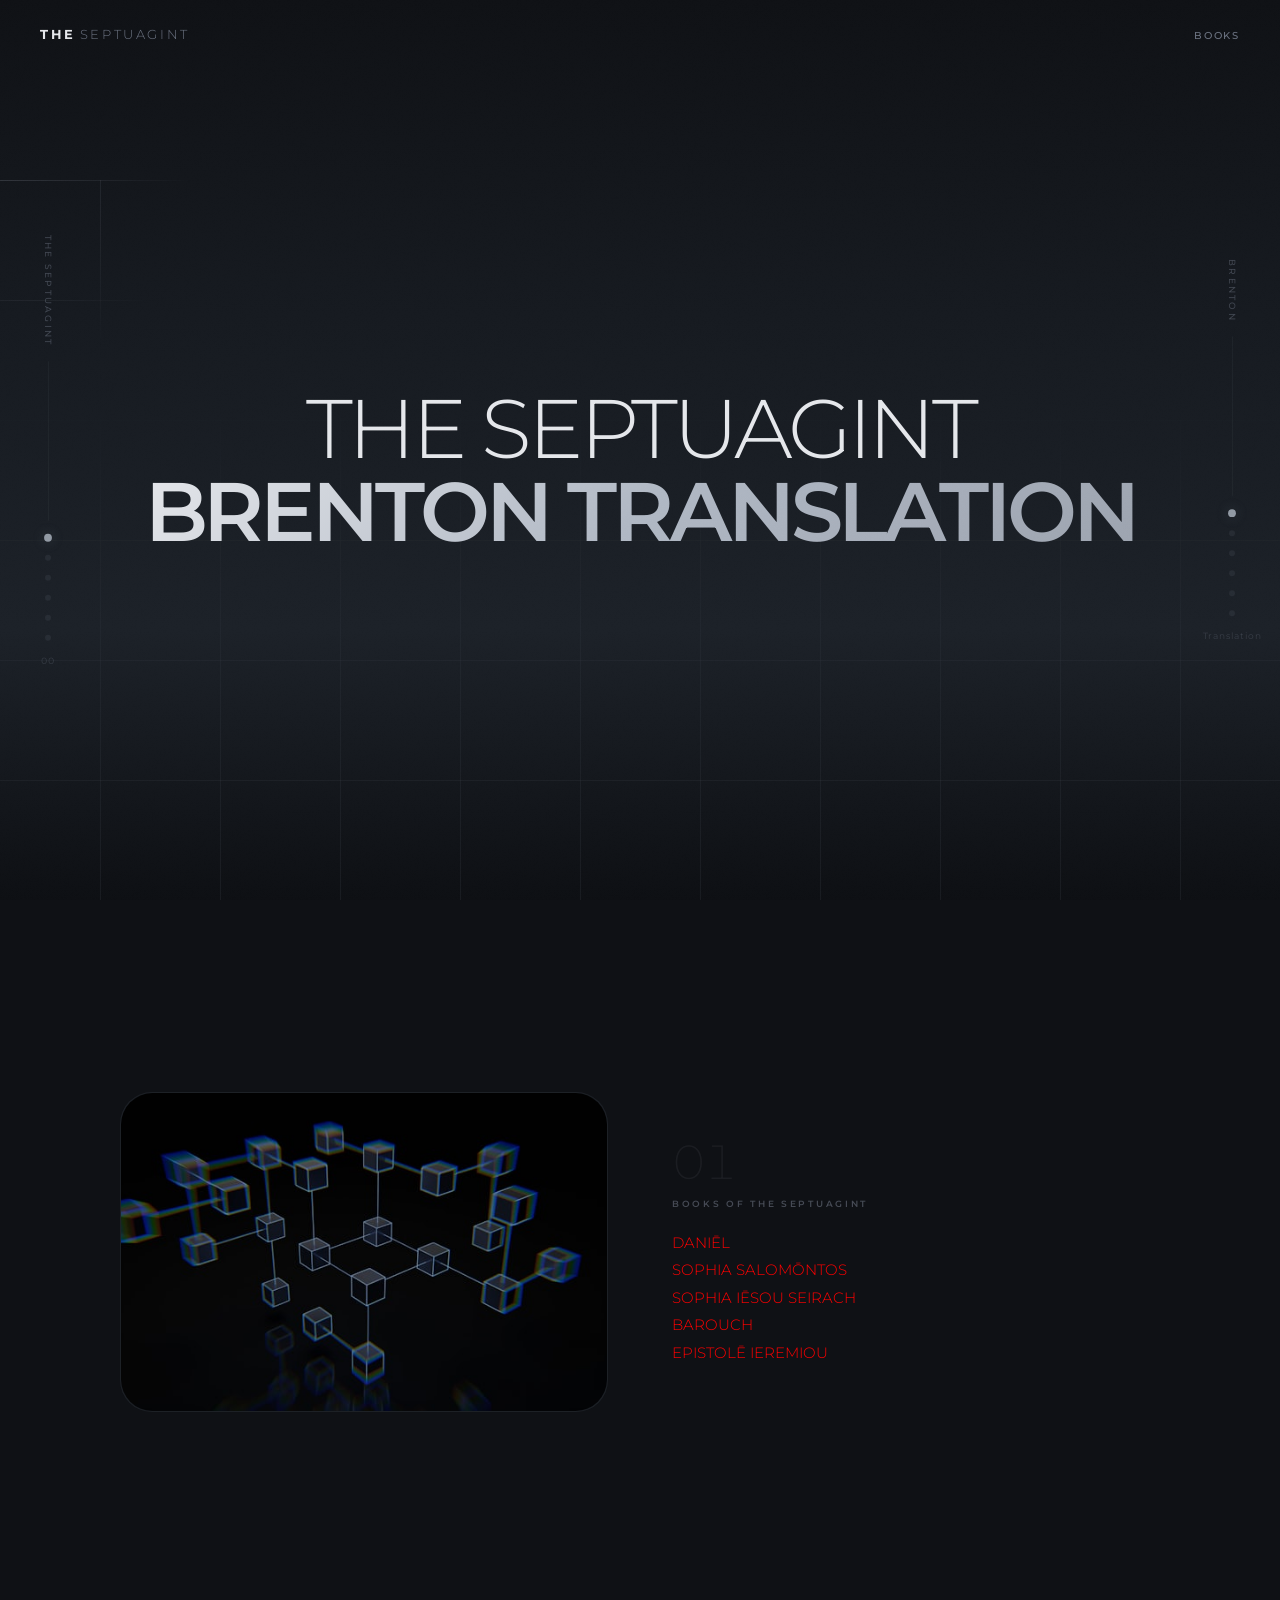
<file: index.html>
<!DOCTYPE html>
<html lang="en">
<head>
<meta charset="UTF-8">
<meta name="viewport" content="width=device-width, initial-scale=1.0">
<title>The Septuagint - Brenton Translation</title>
<link rel="preconnect" href="https://fonts.googleapis.com">
<link href="https://fonts.googleapis.com/css2?family=Montserrat:wght@300;400;500;600;700&display=swap" rel="stylesheet">
<link rel="stylesheet" href="templatemo-621-luminary-style.css">
</head>
<body>

<svg class="grain" width="100%" height="100%">
  <filter id="n"><feTurbulence type="fractalNoise" baseFrequency="0.65" numOctaves="5" stitchTiles="stitch"/><feColorMatrix type="saturate" values="0"/></filter>
  <rect width="100%" height="100%" filter="url(#n)"/>
</svg>
<div class="atmosphere"></div>

<!-- Nav -->
<nav class="top-nav" id="topNav">
  <a href="#" class="nav-brand">The<span>Septuagint</span></a>
  <ul class="nav-links">
    <li><a href="#features">Books</a></li>
    
  </ul>
  </nav>

<!-- Mobile Menu -->
<div class="mobile-menu" id="mobileMenu">
  <div class="mobile-menu-inner">
    <div class="mobile-menu-links">
            <a href="#features" class="mobile-menu-link" data-index="02">Books</a>
          </div>
    <div class="mobile-menu-footer">
      <a href="#">Privacy</a>
      <a href="#">Terms</a>
      <a href="#">Contact</a>
    </div>
  </div>
</div>



<!-- Side Panels -->
<nav class="side-panel left" aria-label="Scroll indicators">
  <span class="side-label">The Septuagint</span>
  <div class="side-track"><div class="side-track-fill" id="leftTrack"></div></div>
  <div class="side-dot active"></div>
  <div class="side-dot"></div>
  <div class="side-dot"></div>
  <div class="side-dot"></div>
  <div class="side-dot"></div>
  <div class="side-dot"></div>
  <div class="side-readout" id="scrollPct">00</div>
</nav>

<nav class="side-panel right" aria-label="Status indicators">
  <span class="side-label">Brenton</span>
  <div class="side-track"><div class="side-track-fill" id="rightTrack"></div></div>
  <div class="side-dot"></div>
  <div class="side-dot"></div>
  <div class="side-dot active"></div>
  <div class="side-dot"></div>
  <div class="side-dot"></div>
  <div class="side-dot"></div>
  <div class="side-readout">Translation</div>
</nav>

<main class="main">

  <!-- ═══ HERO ═══ -->
  <section class="hero" id="hero">
    <div class="hero-grid"></div>
        <h1>THE SEPTUAGINT<br><em>BRENTON TRANSLATION</em><br></h1>
        
     </section>

 
  <!-- ═══ FEATURES ═══ -->
  <section class="section" id="features">

    <div class="feature reveal">
      <div class="feature-visual">
        <img src="images/tm-luminary-01.jpg" alt="Intelligent automation dashboard">
      </div>
      <div class="feature-content">
        <div class="feature-number">01</div>
        <p class="section-tag">BOOKS OF THE SEPTUAGINT</p>
                <p class="section-body">
            <a href="daniel/index.html" style="text-decoration: none; color: red;">DANIĒL</a><br>
           <a href="Wisdom/index.html" style="text-decoration: none; color: red;">SOPHIA SALOMŌNTOS</a><br>
           <a href="Sophia_Iesou_Seirach/index.html" style="text-decoration: none; color: red;">SOPHIA IĒSOU SEIRACH</a><br>
           <a href="Barouch/index.html" style="text-decoration: none; color: red;">BAROUCH</a><br>
           <a href="#" style="text-decoration: none; color: red;">EPISTOLĒ IEREMIOU</a>
           
 
 

        </p>
      </div>
    </div>

    </section>

  <div class="silk-divider reveal"></div>


  <div class="silk-divider reveal"></div>


  
</main>

<script src="templatemo-621-luminary-script.js"></script>
</body>
</html>
</file>
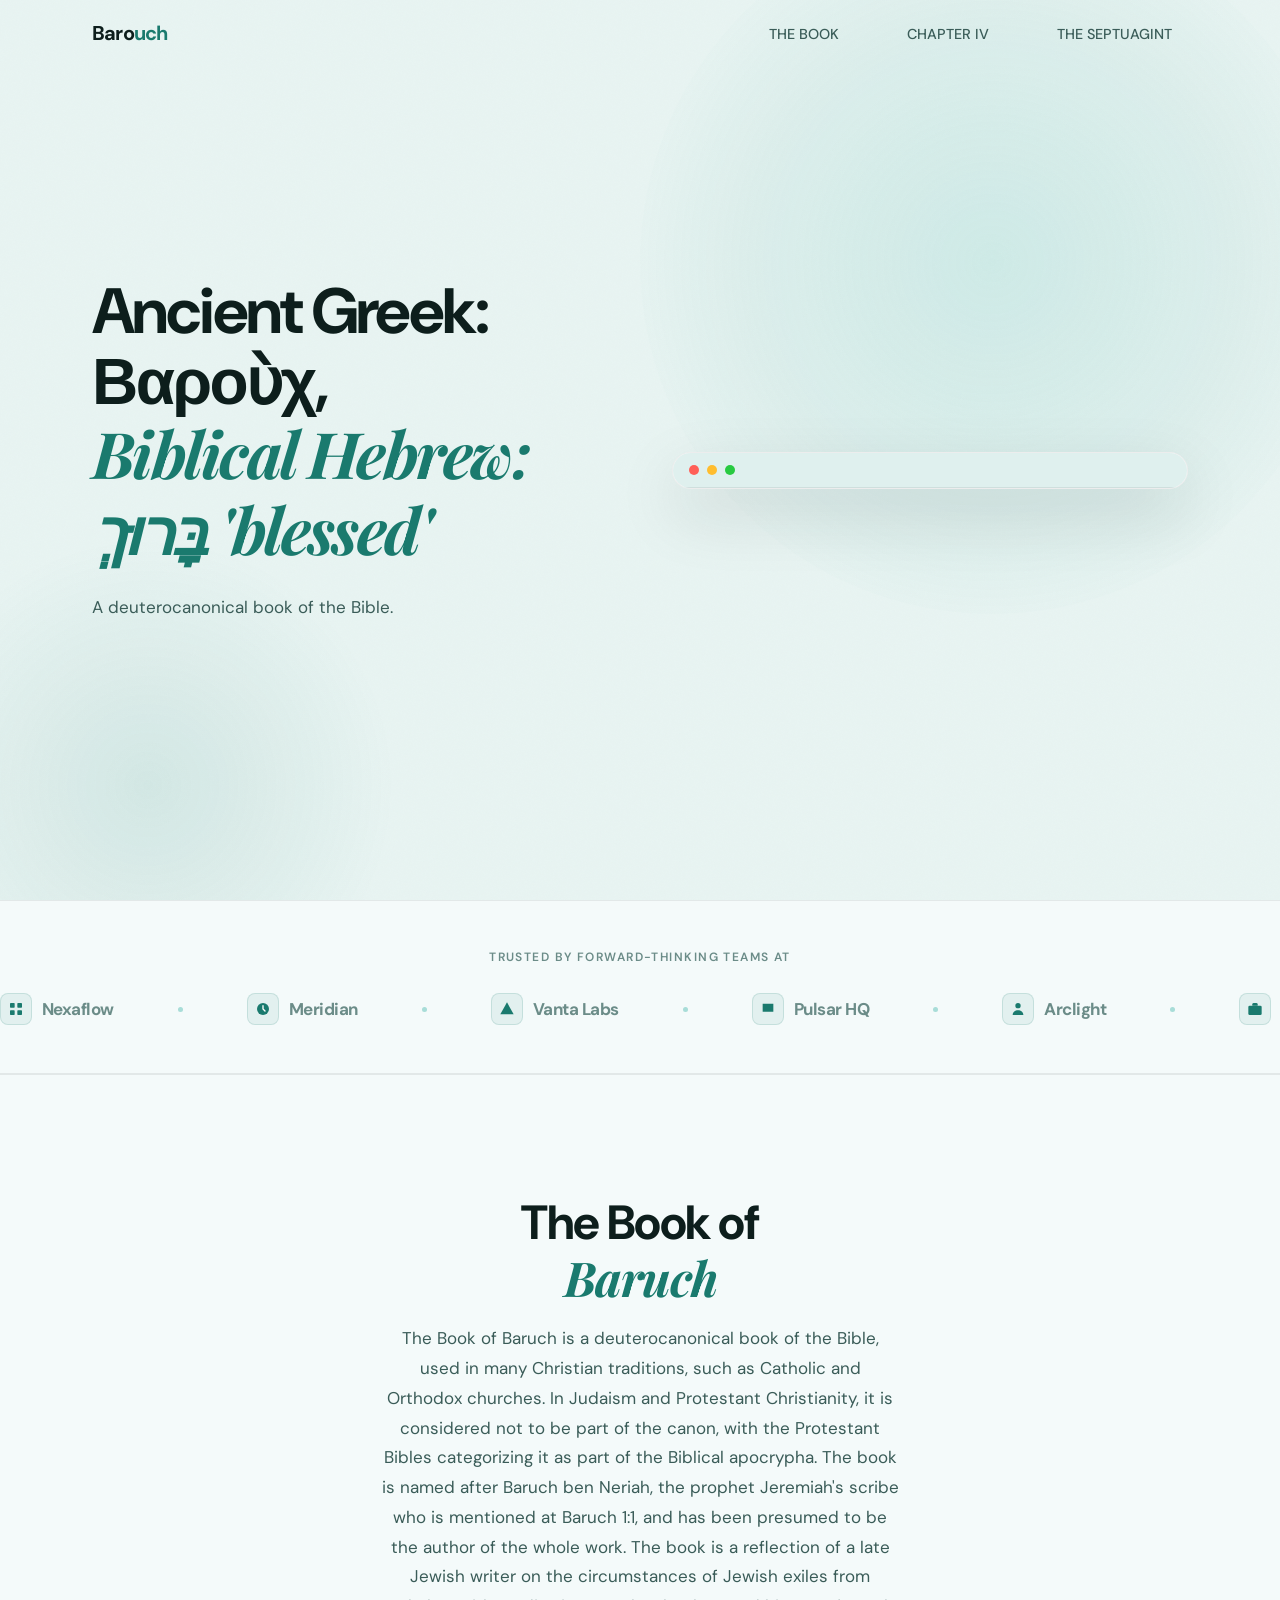
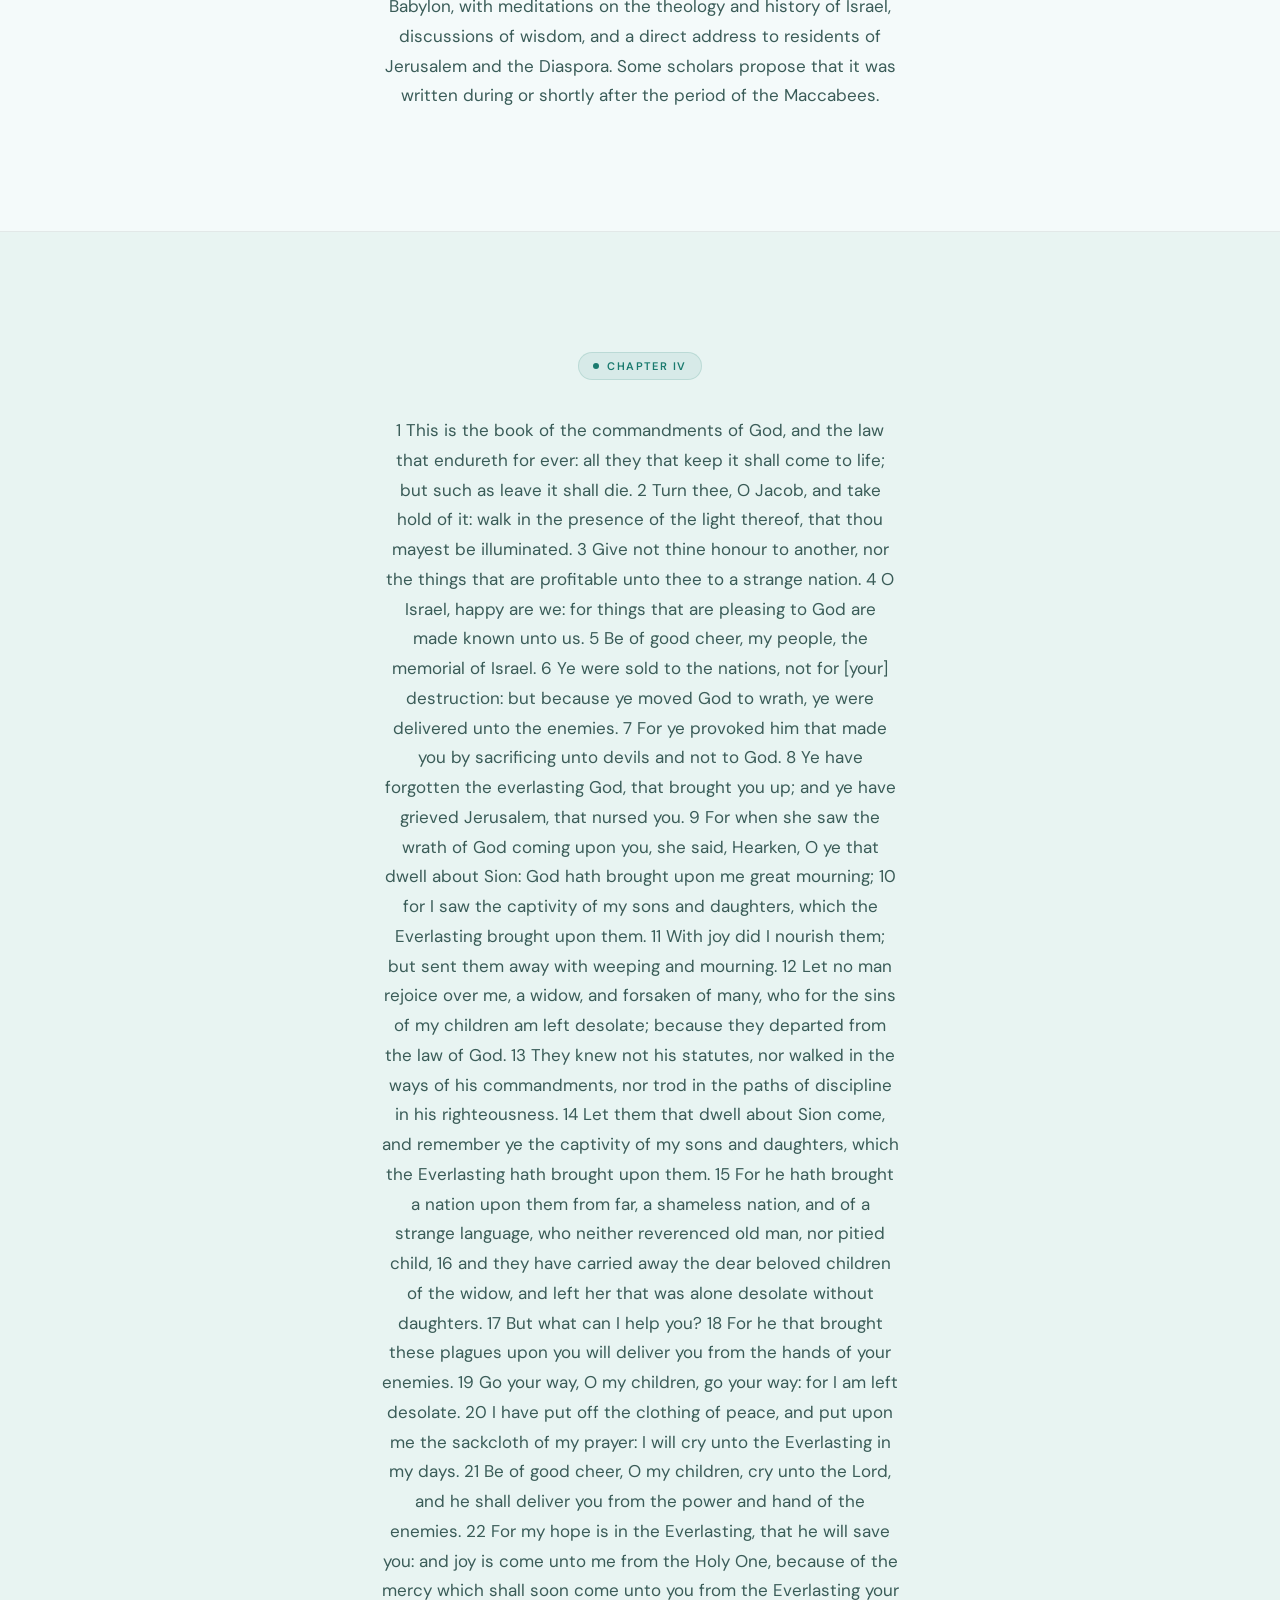
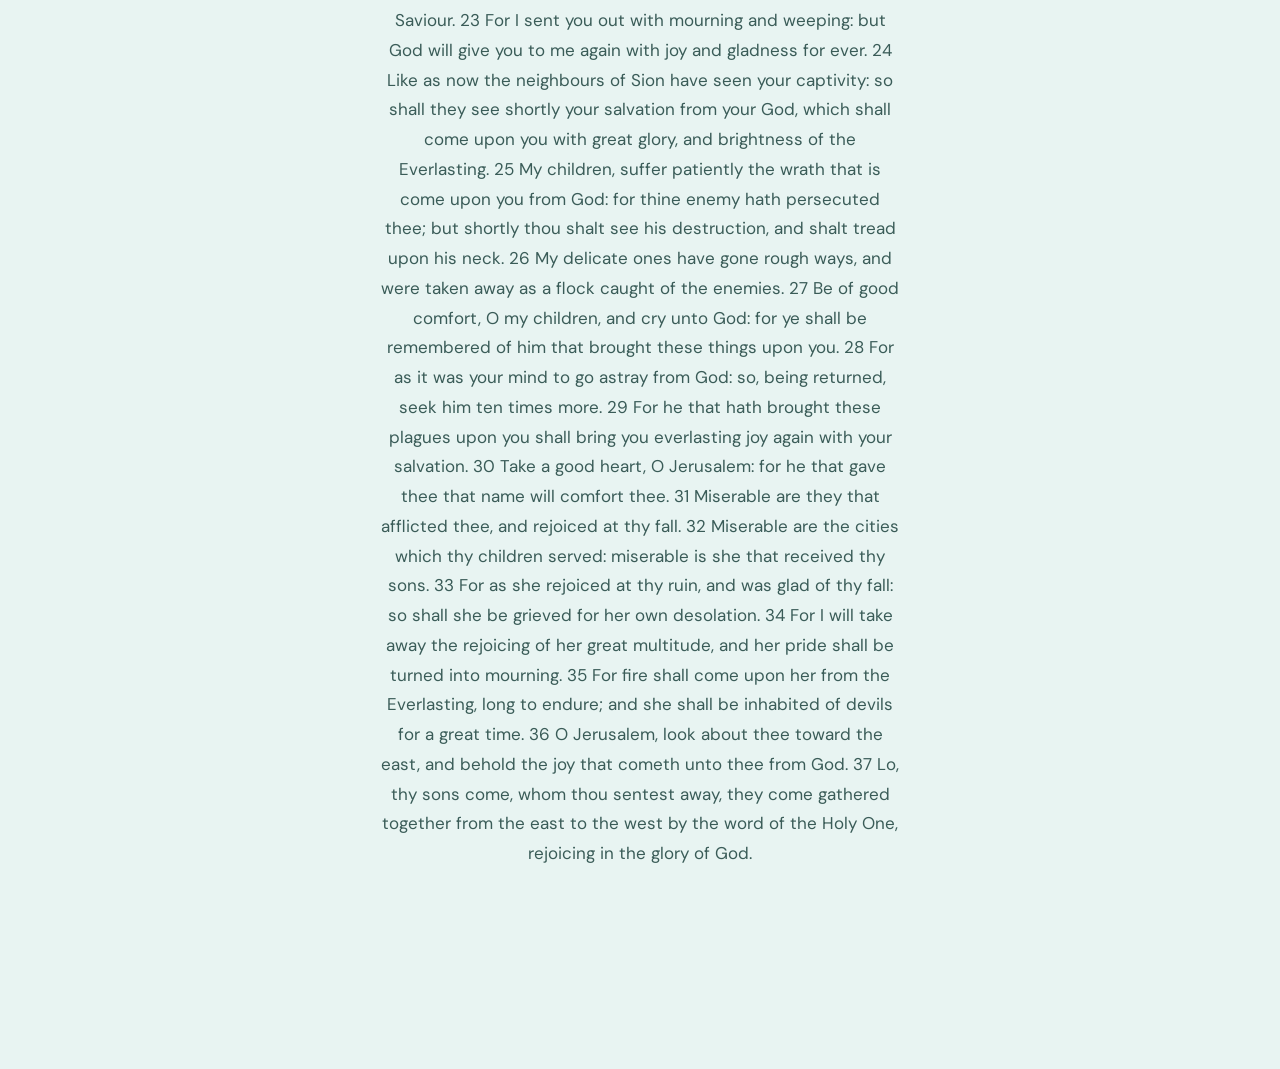
<file: Barouch/index.html>
<!DOCTYPE html>
<html lang="en">
<head>
  <meta charset="UTF-8" />
  <meta name="viewport" content="width=device-width, initial-scale=1.0" />
  <title>Barouch</title>
    <link rel="preconnect" href="https://fonts.googleapis.com" />
  <link rel="preconnect" href="https://fonts.gstatic.com" crossorigin />
  <link href="https://fonts.googleapis.com/css2?family=DM+Sans:ital,opsz,wght@0,9..40,300;0,9..40,400;0,9..40,500;0,9..40,600;0,9..40,700;1,9..40,300&family=Playfair+Display:ital,wght@0,700;1,600&display=swap" rel="stylesheet" />

  <link rel="stylesheet" href="templatemo-622-clearwave.css" />
</head>
<body>

  <!-- ── MOBILE MENU ── -->
  <div class="mobile-menu" id="mobileMenu" role="dialog" aria-modal="true" aria-label="Navigation">
    <a href="#screens">App</a>
    <a href="#features">Features</a>
    <a href="#pricing">Pricing</a>
    <a href="#testimonials">Reviews</a>
    <a href="#integrations">Integrations</a>
    <a href="#faq">FAQ</a>
    <a href="#" class="mobile-cta btn-primary">Start Free Trial</a>
  </div>

  <!-- ── 1. NAV ── -->
  <nav class="nav" id="mainNav" role="navigation" aria-label="Main navigation">
    <div class="nav-inner">
      <a href="#" class="nav-logo">Baro<span>uch</span></a>
      <ul class="nav-links" role="list">
        <li><a href="#screens">THE BOOK</a></li>
        <li><a href="#features">CHAPTER IV</a></li>
        <li><a href="https://septuagint.edgeone.dev/">THE SEPTUAGINT</a></li>
              </ul>
            <button class="nav-hamburger" id="hamburger" aria-label="Toggle menu" aria-expanded="false">
        <span></span><span></span><span></span>
      </button>
    </div>
  </nav>

  <!-- ── 2. HERO ── -->
  <section class="hero">
    <div class="container">
      <div class="hero-inner">
        <div class="hero-content">
                    <h1 class="hero-title reveal reveal-delay-1">
            Ancient Greek: Βαροὺχ, <br><em>Biblical Hebrew: בָּרוּךְ 'blessed'</em>
          </h1>
          <p class="hero-sub reveal reveal-delay-2">
            A deuterocanonical book of the Bible.
          </p>
                            </div>
        <div class="hero-visual reveal reveal-delay-2">
          <div class="hero-dashboard">
            <div class="dashboard-bar">
              <div class="db-dot"></div><div class="db-dot"></div><div class="db-dot"></div>
            </div>
                      </div>
                            </div>
      </div>
    </div>
  </section>

  <!-- ── 3. LOGO TICKER ── -->
  <div class="ticker-section">
    <div class="ticker-label">Trusted by forward-thinking teams at</div>
    <div class="ticker-track-wrap">
      <div class="ticker-track">
        <!-- Set 1 -->
        <div class="ticker-item"><div class="ticker-item-icon"><svg width="16" height="16" viewBox="0 0 24 24" fill="var(--accent)"><rect x="3" y="3" width="7" height="7" rx="1"/><rect x="14" y="3" width="7" height="7" rx="1"/><rect x="3" y="14" width="7" height="7" rx="1"/><rect x="14" y="14" width="7" height="7" rx="1"/></svg></div>Nexaflow</div>
        <div class="ticker-dot"></div>
        <div class="ticker-item"><div class="ticker-item-icon"><svg width="16" height="16" viewBox="0 0 24 24" fill="var(--accent)"><circle cx="12" cy="12" r="9"/><path d="M12 7v5l3 3" stroke="#fff" stroke-width="2" stroke-linecap="round"/></svg></div>Meridian</div>
        <div class="ticker-dot"></div>
        <div class="ticker-item"><div class="ticker-item-icon"><svg width="16" height="16" viewBox="0 0 24 24" fill="var(--accent)"><polygon points="12,2 22,20 2,20"/></svg></div>Vanta Labs</div>
        <div class="ticker-dot"></div>
        <div class="ticker-item"><div class="ticker-item-icon"><svg width="16" height="16" viewBox="0 0 24 24" fill="var(--accent)"><path d="M4 4h16v12H4z M8 20h8"/></svg></div>Pulsar HQ</div>
        <div class="ticker-dot"></div>
        <div class="ticker-item"><div class="ticker-item-icon"><svg width="16" height="16" viewBox="0 0 24 24" fill="var(--accent)"><circle cx="12" cy="7" r="4"/><path d="M4 21c0-4 3.6-7 8-7s8 3 8 7"/></svg></div>Arclight</div>
        <div class="ticker-dot"></div>
        <div class="ticker-item"><div class="ticker-item-icon"><svg width="16" height="16" viewBox="0 0 24 24" fill="var(--accent)"><rect x="2" y="7" width="20" height="14" rx="2"/><path d="M16 7V5a2 2 0 00-2-2h-4a2 2 0 00-2 2v2"/></svg></div>Korova Co.</div>
        <div class="ticker-dot"></div>
        <div class="ticker-item"><div class="ticker-item-icon"><svg width="16" height="16" viewBox="0 0 24 24" fill="var(--accent)"><path d="M12 2L2 7l10 5 10-5-10-5zM2 17l10 5 10-5M2 12l10 5 10-5"/></svg></div>Stratum IO</div>
        <div class="ticker-dot"></div>
        <div class="ticker-item"><div class="ticker-item-icon"><svg width="16" height="16" viewBox="0 0 24 24" fill="var(--accent)"><path d="M22 12h-4l-3 9L9 3l-3 9H2"/></svg></div>Lumiq</div>
        <div class="ticker-dot"></div>
        <!-- Set 2 (duplicate for seamless loop) -->
        <div class="ticker-item"><div class="ticker-item-icon"><svg width="16" height="16" viewBox="0 0 24 24" fill="var(--accent)"><rect x="3" y="3" width="7" height="7" rx="1"/><rect x="14" y="3" width="7" height="7" rx="1"/><rect x="3" y="14" width="7" height="7" rx="1"/><rect x="14" y="14" width="7" height="7" rx="1"/></svg></div>Nexaflow</div>
        <div class="ticker-dot"></div>
        <div class="ticker-item"><div class="ticker-item-icon"><svg width="16" height="16" viewBox="0 0 24 24" fill="var(--accent)"><circle cx="12" cy="12" r="9"/><path d="M12 7v5l3 3" stroke="#fff" stroke-width="2" stroke-linecap="round"/></svg></div>Meridian</div>
        <div class="ticker-dot"></div>
        <div class="ticker-item"><div class="ticker-item-icon"><svg width="16" height="16" viewBox="0 0 24 24" fill="var(--accent)"><polygon points="12,2 22,20 2,20"/></svg></div>Vanta Labs</div>
        <div class="ticker-dot"></div>
        <div class="ticker-item"><div class="ticker-item-icon"><svg width="16" height="16" viewBox="0 0 24 24" fill="var(--accent)"><path d="M4 4h16v12H4z M8 20h8"/></svg></div>Pulsar HQ</div>
        <div class="ticker-dot"></div>
        <div class="ticker-item"><div class="ticker-item-icon"><svg width="16" height="16" viewBox="0 0 24 24" fill="var(--accent)"><circle cx="12" cy="7" r="4"/><path d="M4 21c0-4 3.6-7 8-7s8 3 8 7"/></svg></div>Arclight</div>
        <div class="ticker-dot"></div>
        <div class="ticker-item"><div class="ticker-item-icon"><svg width="16" height="16" viewBox="0 0 24 24" fill="var(--accent)"><rect x="2" y="7" width="20" height="14" rx="2"/><path d="M16 7V5a2 2 0 00-2-2h-4a2 2 0 00-2 2v2"/></svg></div>Korova Co.</div>
        <div class="ticker-dot"></div>
        <div class="ticker-item"><div class="ticker-item-icon"><svg width="16" height="16" viewBox="0 0 24 24" fill="var(--accent)"><path d="M12 2L2 7l10 5 10-5-10-5zM2 17l10 5 10-5M2 12l10 5 10-5"/></svg></div>Stratum IO</div>
        <div class="ticker-dot"></div>
        <div class="ticker-item"><div class="ticker-item-icon"><svg width="16" height="16" viewBox="0 0 24 24" fill="var(--accent)"><path d="M22 12h-4l-3 9L9 3l-3 9H2"/></svg></div>Lumiq</div>
        <div class="ticker-dot"></div>
      </div>
    </div>
  </div>

  <!-- ── 5. 3D PHONE CAROUSEL ── -->
  <section class="carousel-section" id="screens">
    <div class="container">
      <div class="carousel-header">
                <h2 class="section-title reveal reveal-delay-1">The Book of<br><em>Baruch</em></h2>
        <p class="section-sub reveal reveal-delay-2">The Book of Baruch is a deuterocanonical book of the Bible, used in many Christian traditions, such as Catholic and Orthodox churches. In Judaism and Protestant Christianity, it is considered not to be part of the canon, with the Protestant Bibles categorizing it as part of the Biblical apocrypha. The book is named after Baruch ben Neriah, the prophet Jeremiah's scribe who is mentioned at Baruch 1:1, and has been presumed to be the author of the whole work. The book is a reflection of a late Jewish writer on the circumstances of Jewish exiles from Babylon, with meditations on the theology and history of Israel, discussions of wisdom, and a direct address to residents of Jerusalem and the Diaspora. Some scholars propose that it was written during or shortly after the period of the Maccabees.</p>
      </div>
    </div>
        
                
      </div>
    </div>

      </section>

  <!-- ── 4. FEATURES ── -->
  <section class="features-section" id="features">
    <div class="container">
      <div class="features-header">
        <div class="section-label reveal">CHAPTER IV</div>
                <p class="section-sub reveal reveal-delay-2">1 This is the book of the commandments of God, and the law that endureth for ever: all they that keep it shall come to life; but such as leave it shall die. 2 Turn thee, O Jacob, and take hold of it: walk in the presence of the light thereof, that thou mayest be illuminated. 3 Give not thine honour to another, nor the things that are profitable unto thee to a strange nation.
4 O Israel, happy are we: for things that are pleasing to God are made known unto us. 5 Be of good cheer, my people, the memorial of Israel. 6 Ye were sold to the nations, not for [your] destruction: but because ye moved God to wrath, ye were delivered unto the enemies. 7 For ye provoked him that made you by sacrificing unto devils and not to God. 8 Ye have forgotten the everlasting God, that brought you up; and ye have grieved Jerusalem, that nursed you.
9 For when she saw the wrath of God coming upon you, she said, Hearken, O ye that dwell about Sion: God hath brought upon me great mourning; 10 for I saw the captivity of my sons and daughters, which the Everlasting brought upon them. 11 With joy did I nourish them; but sent them away with weeping and mourning.
12 Let no man rejoice over me, a widow, and forsaken of many, who for the sins of my children am left desolate; because they departed from the law of God. 13 They knew not his statutes, nor walked in the ways of his commandments, nor trod in the paths of discipline in his righteousness.
14 Let them that dwell about Sion come, and remember ye the captivity of my sons and daughters, which the Everlasting hath brought upon them. 15 For he hath brought a nation upon them from far, a shameless nation, and of a strange language, who neither reverenced old man, nor pitied child, 16 and they have carried away the dear beloved children of the widow, and left her that was alone desolate without daughters. 17 But what can I help you? 18 For he that brought these plagues upon you will deliver you from the hands of your enemies. 19 Go your way, O my children, go your way: for I am left desolate. 20 I have put off the clothing of peace, and put upon me the sackcloth of my prayer: I will cry unto the Everlasting in my days.
21 Be of good cheer, O my children, cry unto the Lord, and he shall deliver you from the power and hand of the enemies.
22 For my hope is in the Everlasting, that he will save you: and joy is come unto me from the Holy One, because of the mercy which shall soon come unto you from the Everlasting your Saviour.
23 For I sent you out with mourning and weeping: but God will give you to me again with joy and gladness for ever. 24 Like as now the neighbours of Sion have seen your captivity: so shall they see shortly your salvation from your God, which shall come upon you with great glory, and brightness of the Everlasting.
25 My children, suffer patiently the wrath that is come upon you from God: for thine enemy hath persecuted thee; but shortly thou shalt see his destruction, and shalt tread upon his neck. 26 My delicate ones have gone rough ways, and were taken away as a flock caught of the enemies.
27 Be of good comfort, O my children, and cry unto God: for ye shall be remembered of him that brought these things upon you. 28 For as it was your mind to go astray from God: so, being returned, seek him ten times more. 29 For he that hath brought these plagues upon you shall bring you everlasting joy again with your salvation.
30 Take a good heart, O Jerusalem: for he that gave thee that name will comfort thee. 31 Miserable are they that afflicted thee, and rejoiced at thy fall. 32 Miserable are the cities which thy children served: miserable is she that received thy sons. 33 For as she rejoiced at thy ruin, and was glad of thy fall: so shall she be grieved for her own desolation. 34 For I will take away the rejoicing of her great multitude, and her pride shall be turned into mourning. 35 For fire shall come upon her from the Everlasting, long to endure; and she shall be inhabited of devils for a great time.
36 O Jerusalem, look about thee toward the east, and behold the joy that cometh unto thee from God. 37 Lo, thy sons come, whom thou sentest away, they come gathered together from the east to the west by the word of the Holy One, rejoicing in the glory of God.</p>
      </div>

      
    </div>
  </section>

  
  
  <script src="templatemo-622-clearwave.js"></script>
</body>
</html>
</file>
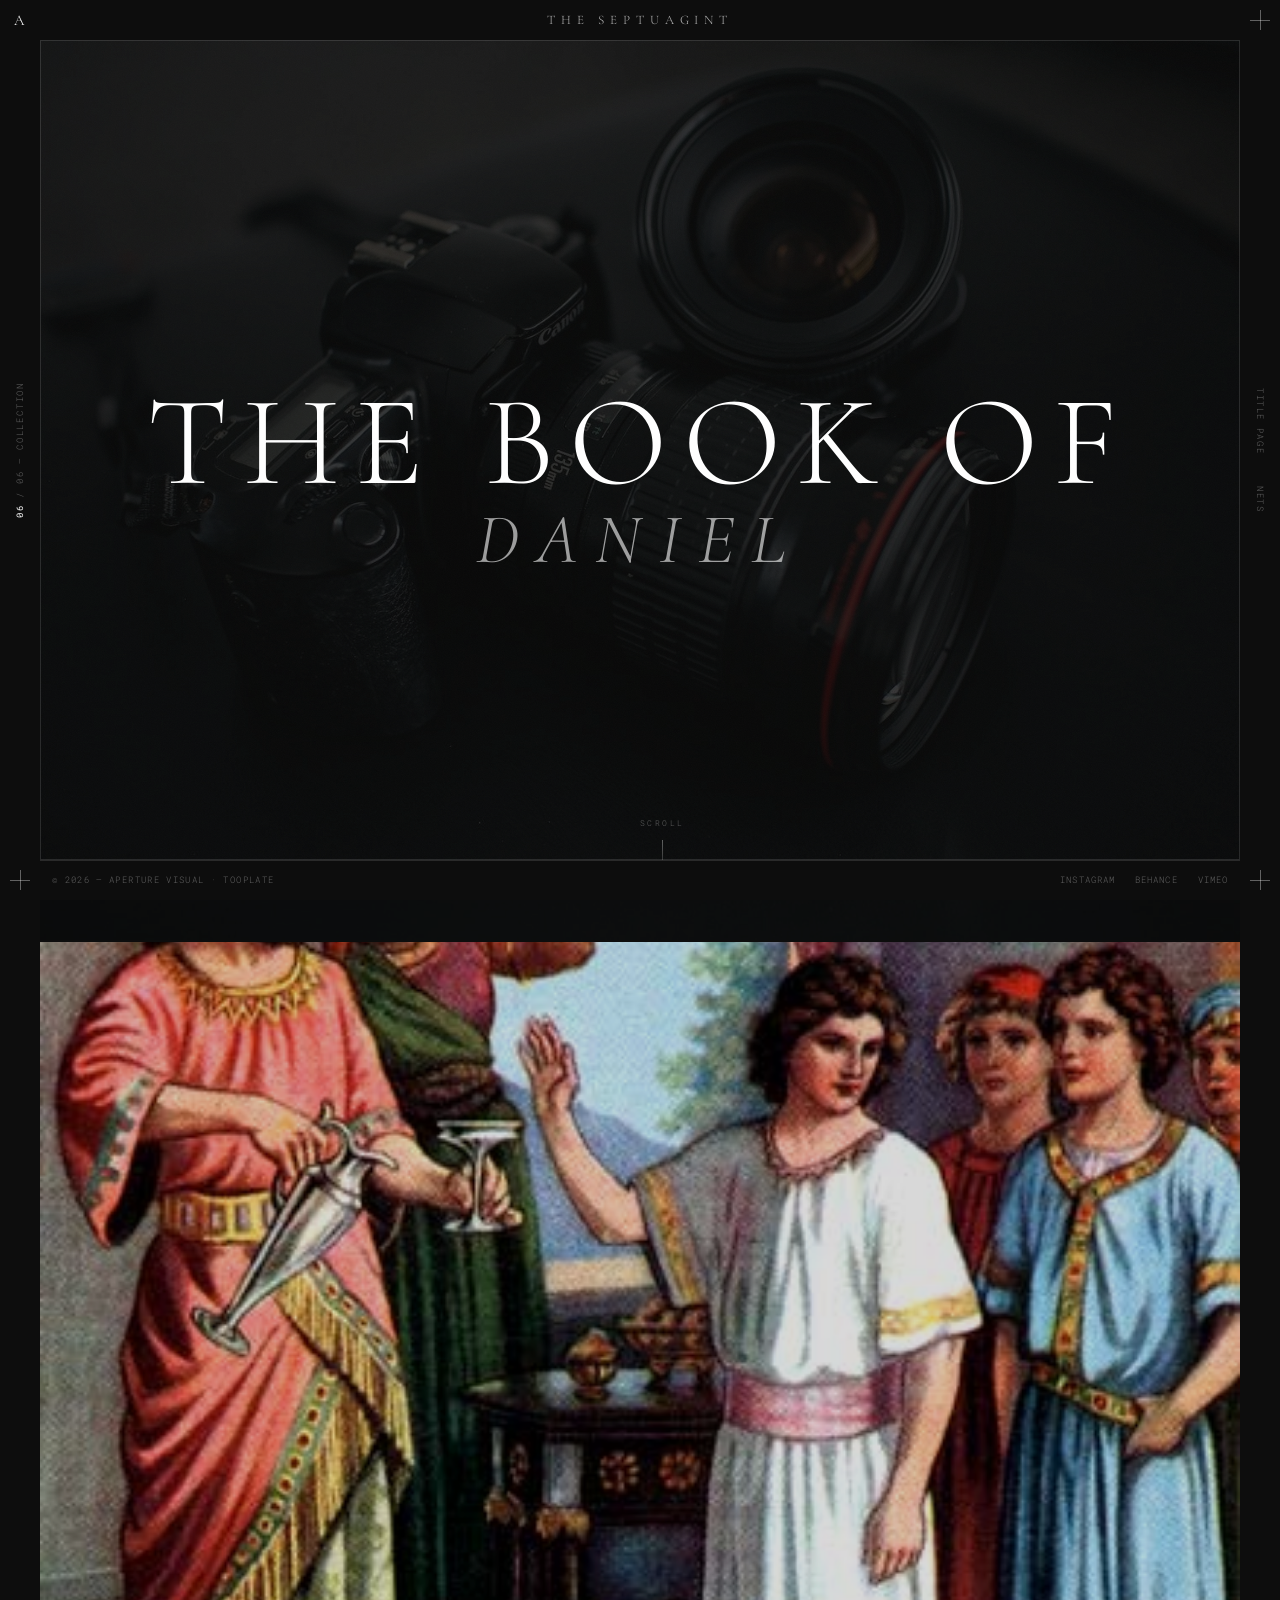
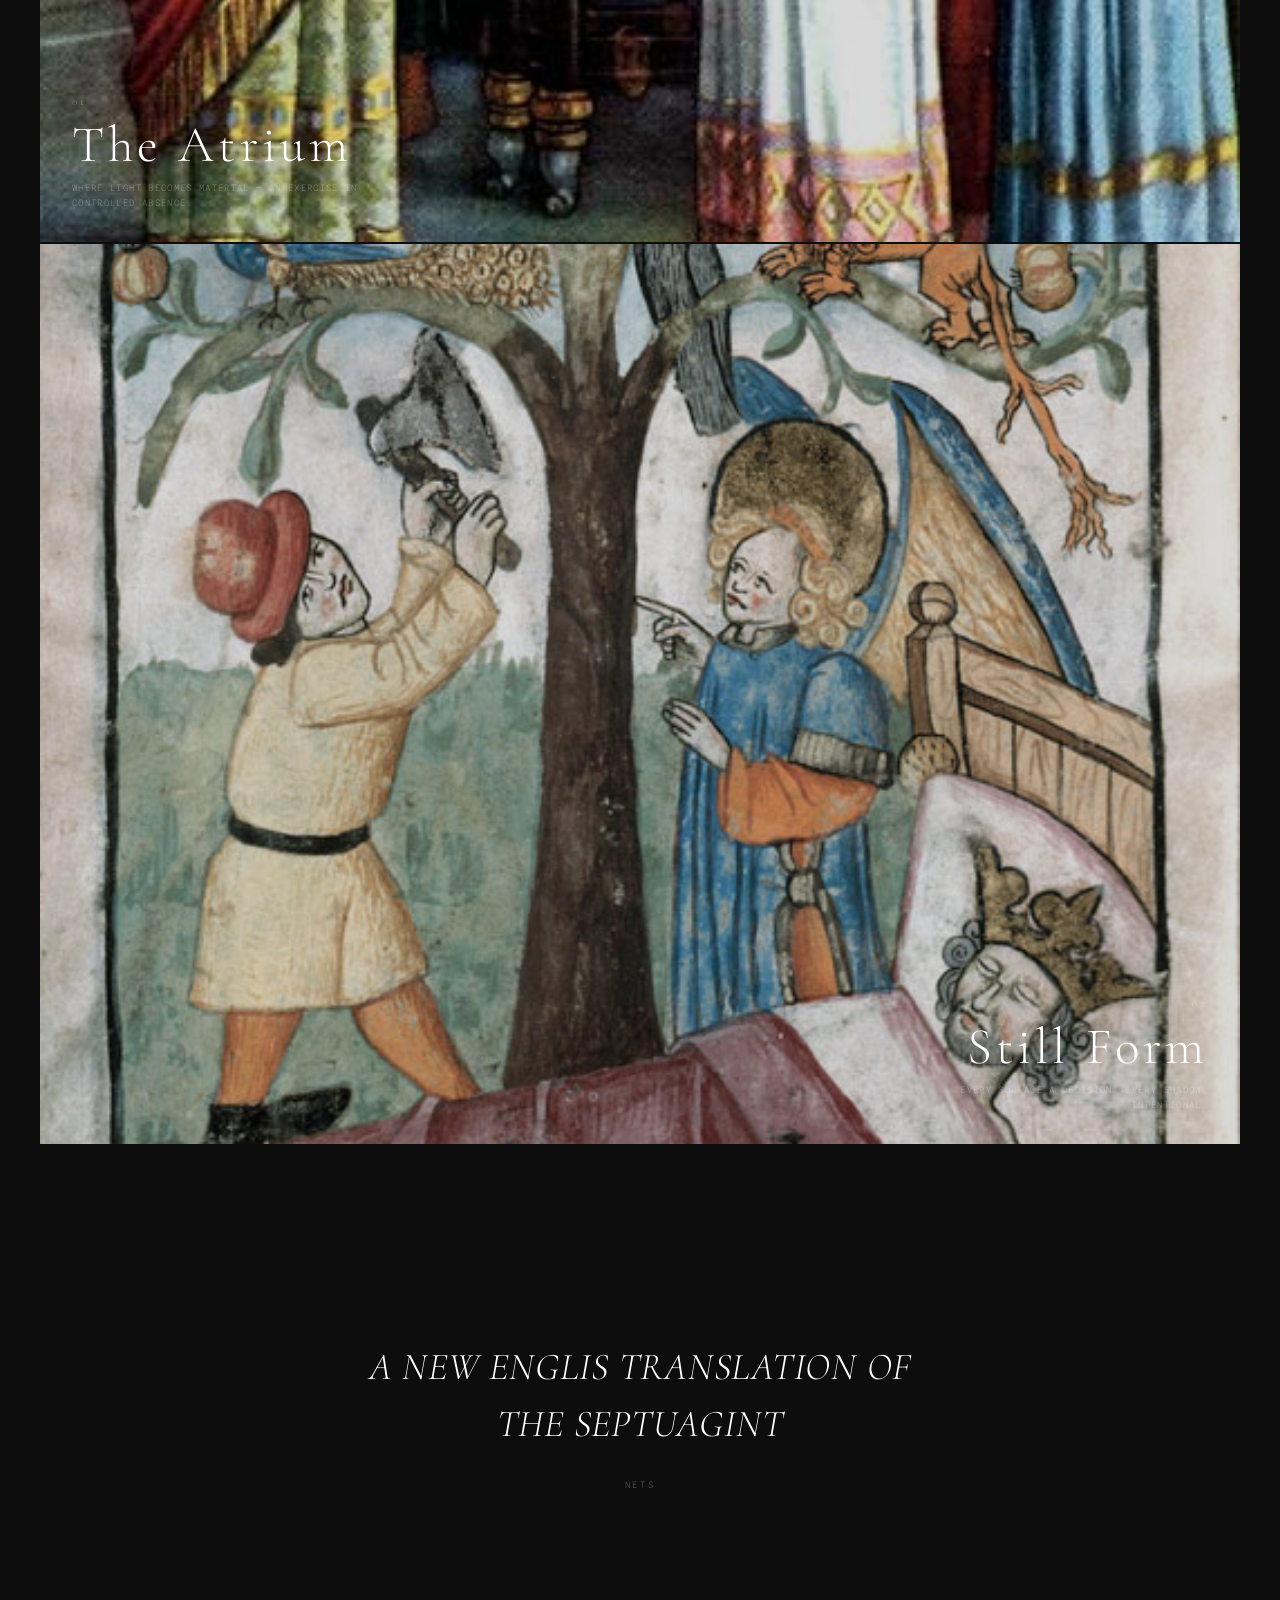
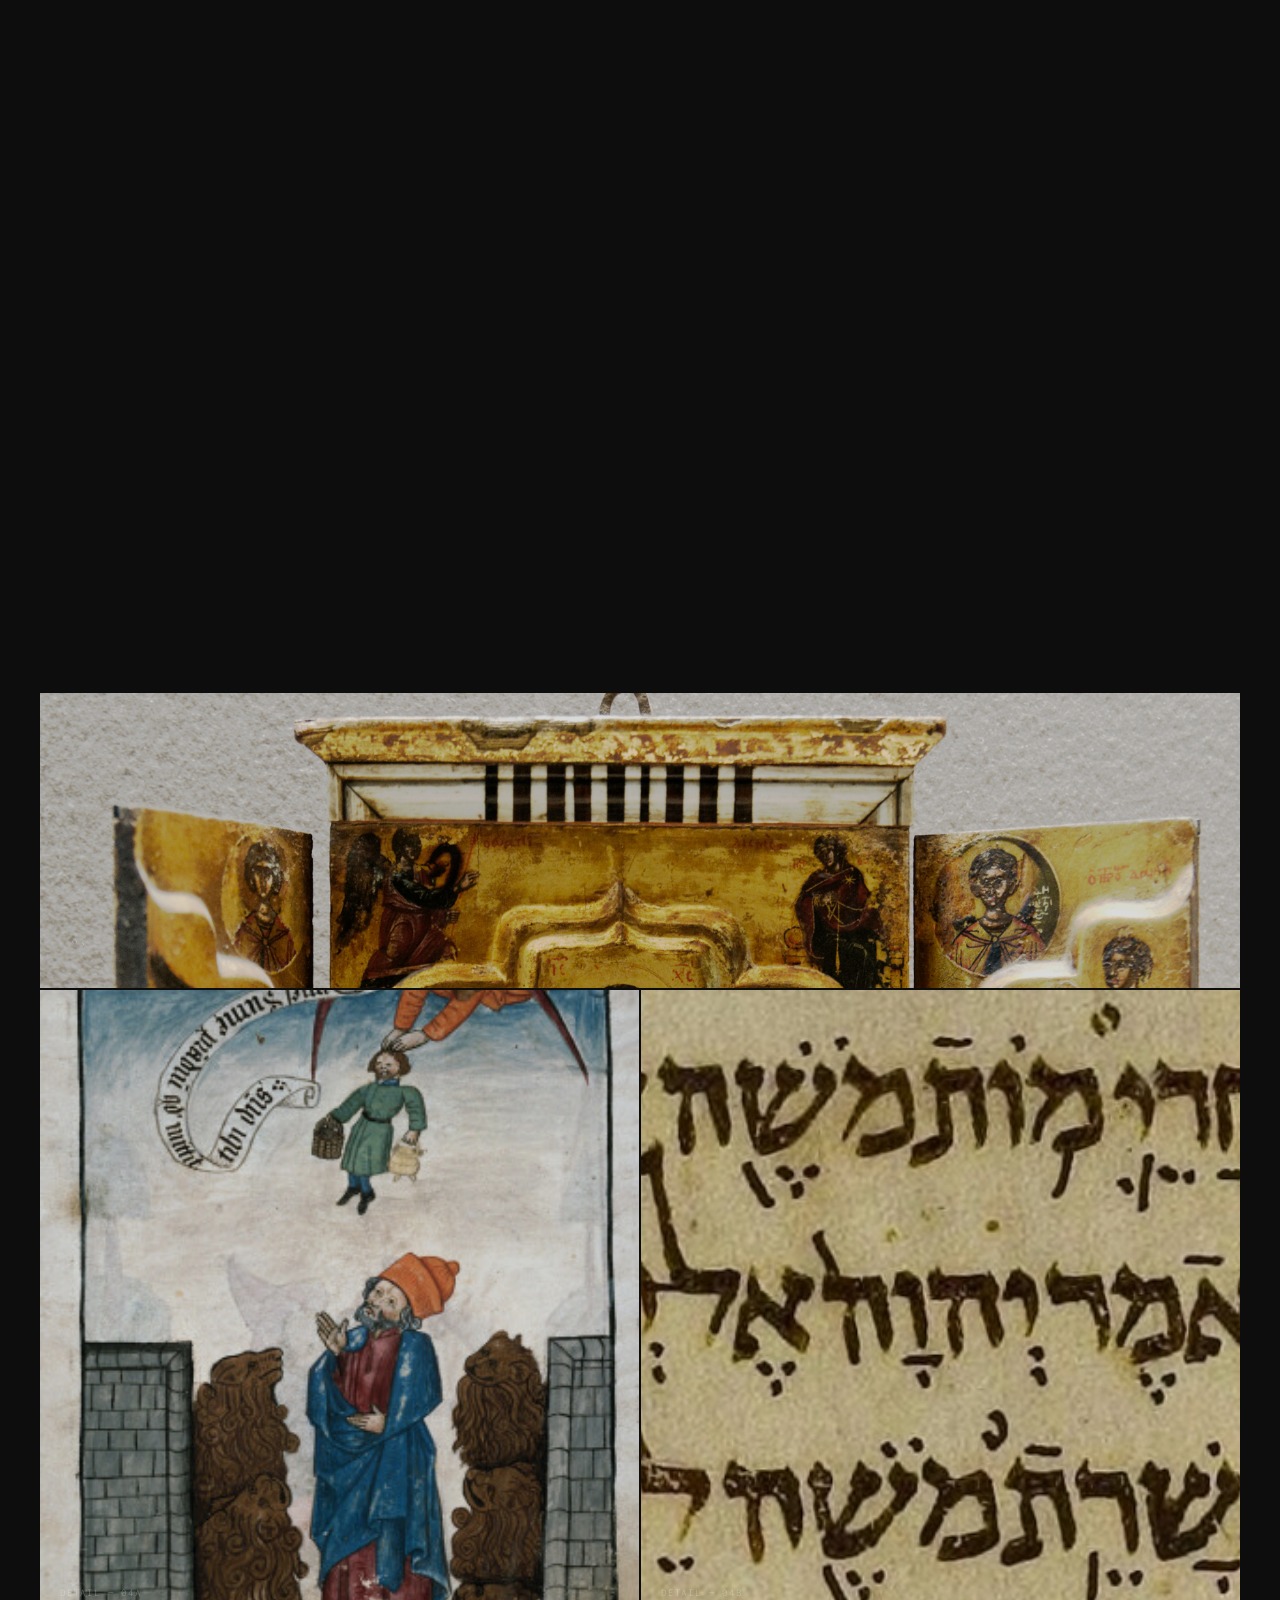
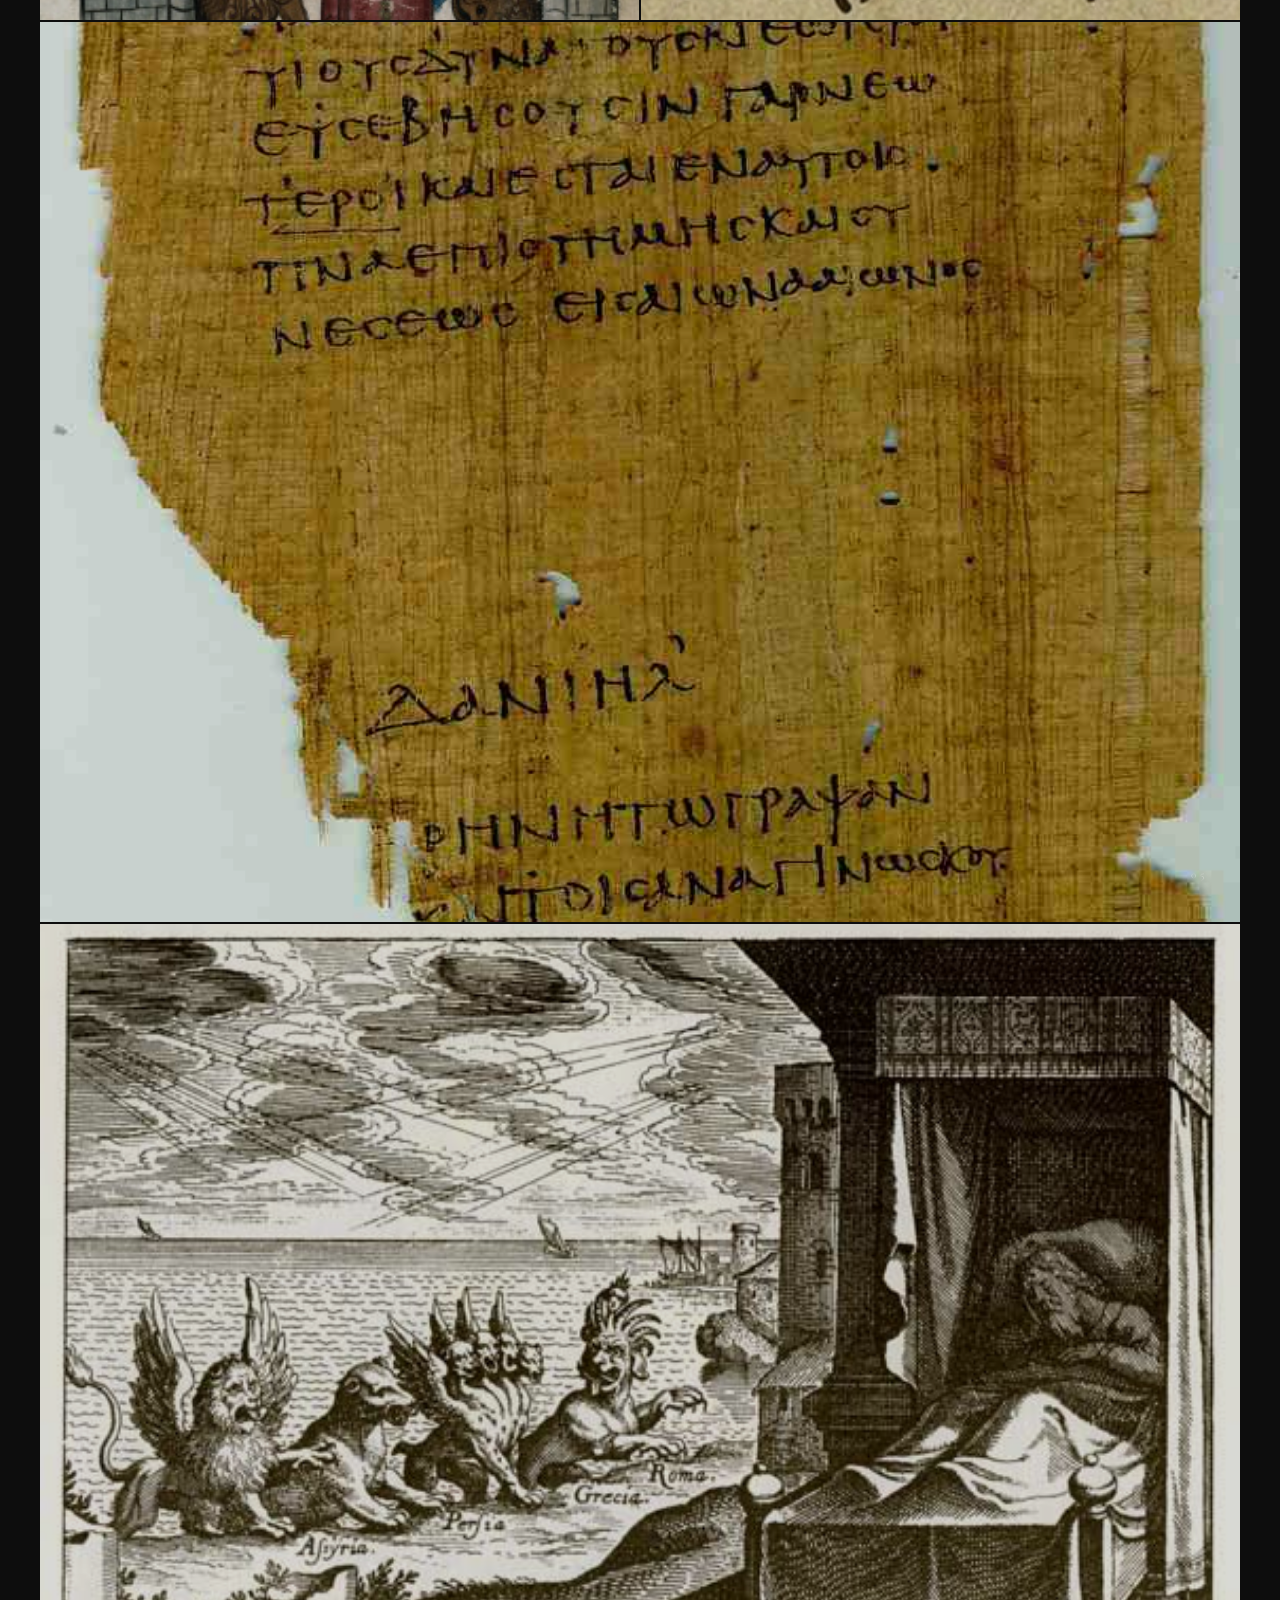
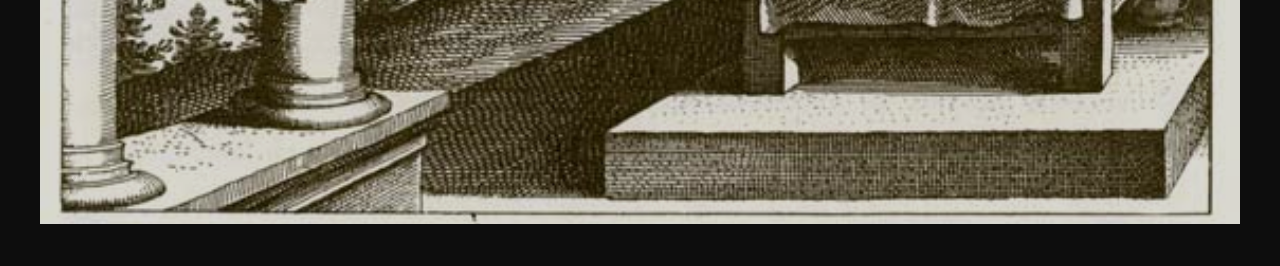
<file: daniel/index.html>
<!DOCTYPE html>
<html lang="en">
<head>
  <meta charset="UTF-8">
  <meta name="viewport" content="width=device-width, initial-scale=1.0">
  <title>Daniel - The Septuagint</title>
  <link rel="preconnect" href="https://fonts.googleapis.com">
  <link rel="preconnect" href="https://fonts.gstatic.com" crossorigin>
  <link href="https://fonts.googleapis.com/css2?family=Cormorant+Garamond:ital,wght@0,300;0,400;0,600;1,300;1,400&family=Roboto+Mono:wght@300;400&display=swap" rel="stylesheet">
    <link rel="stylesheet" href="tooplate-2170-aperture.css">
</head>
<body>

  <!-- ============================================
       THE FRAME — Persistent UI Border
       ============================================ -->
  <div class="frame" aria-hidden="true">
    <div class="frame__border"></div>
    <div class="frame__corner frame__corner--tr"></div>
    <div class="frame__corner frame__corner--bl"></div>
    <div class="frame__corner frame__corner--br"></div>
  </div>

  <!-- Logo -->
  <header class="frame__logo">
    <a href="#" aria-label="Aperture Home">A</a>
  </header>

  <!-- Wordmark -->
  <div class="frame__wordmark">
    <span>The Septuagint</span>
  </div>

  <!-- Left sidebar — Counter -->
  <aside class="frame__sidebar-left">
    <div class="frame__counter">
      <span class="current" id="plateCounter">01</span> / 06 — Collection
    </div>
  </aside>

  <!-- Right sidebar — Navigation -->
  <nav class="frame__sidebar-right" aria-label="Main navigation">
    <ul class="frame__nav">
      <li><a href="#lookbook">Title Page</a></li>
      <li><a href="#about">NETS</a></li>
          </ul>
  </nav>

  <!-- Bottom frame — Footer -->
  <footer class="frame__bottom">
    <span class="frame__credit">&copy; 2026 — Aperture Visual &middot; <a href="https://www.tooplate.com" rel="nofollow" target="_blank">Tooplate</a></span>
    <ul class="frame__social">
      <li><a href="#">Instagram</a></li>
      <li><a href="#">Behance</a></li>
      <li><a href="#">Vimeo</a></li>
    </ul>
  </footer>

  <!-- Mobile bottom nav -->
  <nav class="mobile-nav" aria-label="Mobile navigation">
    <a href="#lookbook" class="active">
      <span class="mobile-nav__icon mobile-nav__icon--grid"></span>
      <span class="mobile-nav__label">Work</span>
    </a>
    <a href="#about">
      <span class="mobile-nav__icon mobile-nav__icon--lens"></span>
      <span class="mobile-nav__label">Lens</span>
    </a>
    <a href="#journal">
      <span class="mobile-nav__icon mobile-nav__icon--info"></span>
      <span class="mobile-nav__label">Journal</span>
    </a>
    <a href="#contact">
      <span class="mobile-nav__icon mobile-nav__icon--mail"></span>
      <span class="mobile-nav__label">Reach</span>
    </a>
  </nav>

  <!-- ============================================
       MAIN CONTENT — The Lookbook
       ============================================ -->
  <main class="lookbook" id="lookbook">

    <!-- Hero -->
    <section class="lookbook__hero">
      <div class="lookbook__hero-bg">
        <img src="images/aperture-camera.jpg" alt="" loading="eager">
      </div>
      <div class="lookbook__hero-content">
        <h1 class="lookbook__title">
          THE BOOK OF
          <em>DANIEL</em>
        </h1>
              </div>
      <div class="lookbook__scroll-cue">
        <span>Scroll</span>
        <div class="lookbook__scroll-line"></div>
      </div>
    </section>

    <!-- Plate 01 -->
    <section class="lookbook__plate" data-plate="01">
      <img class="lookbook__plate-image"
           src="images/architectural-interior.jpg"
           alt="Architectural interior with natural light flooding through floor-to-ceiling windows"
           loading="lazy">
      <div class="lookbook__plate-meta">
        <div class="lookbook__plate-number">01</div>
        <h2 class="lookbook__plate-title">The Atrium</h2>
        <p class="lookbook__plate-caption">Where light becomes material — an exercise in controlled absence.</p>
      </div>
    </section>

    <!-- Plate 02 -->
    <section class="lookbook__plate lookbook__plate--right" data-plate="02">
      <img class="lookbook__plate-image"
           src="images/minimalist-interior.jpg"
           alt="Minimalist interior space with sculptural furniture"
           loading="lazy">
      <div class="lookbook__plate-meta">
        <div class="lookbook__plate-number">02</div>
        <h2 class="lookbook__plate-title">Still Form</h2>
        <p class="lookbook__plate-caption">Every surface a decision. Every shadow, intentional.</p>
      </div>
    </section>

    <!-- Interstitial quote -->
    <section class="lookbook__interstitial" id="about">
      <div class="lookbook__interstitial-inner">
        <blockquote>A NEW ENGLIS TRANSLATION OF THE SEPTUAGINT</blockquote>
        <cite>NETS</cite>
      </div>
    </section>

    <!-- Plate 03 -->
    <section class="lookbook__plate" data-plate="03">
<iframe src="https://ccat.sas.upenn.edu/nets/edition/40-daniel-nets.pdf" width="100%" height="600px" style="border: none;"></iframe>
      <img class="lookbook__plate-image"
           src="images/contemporary-residential.jpg"
           alt="Contemporary residential space with warm tonal palette"
           loading="lazy">
      <div class="lookbook__plate-meta">
        <div class="lookbook__plate-number">03</div>
              </div>
    </section>

    <!-- Diptych -->
    <section class="lookbook__diptych" data-plate="04">
      <div class="lookbook__diptych-panel">
        <img src="images/textural-detail.jpg"
             alt="Textural detail of concrete and timber joinery"
             loading="lazy">
        <span class="lookbook__diptych-label">Detail — 04a</span>
      </div>
      <div class="lookbook__diptych-panel">
        <img src="images/natural-stone-surface.jpg"
             alt="Natural stone surface with dramatic side lighting"
             loading="lazy">
        <span class="lookbook__diptych-label">Detail — 04b</span>
      </div>
    </section>

    <!-- Plate 05 -->
    <section class="lookbook__plate lookbook__plate--right" data-plate="05">
      <img class="lookbook__plate-image"
           src="images/panoramic-view.jpg"
           alt="Panoramic view through architectural framework"
           loading="lazy">
      <div class="lookbook__plate-meta">
        <div class="lookbook__plate-number">05</div>
              </div>
    </section>

    <!-- Plate 06 -->
    <section class="lookbook__plate" data-plate="06">
      <img class="lookbook__plate-image"
           src="images/evening-interior.jpg"
           alt="Evening interior with warm ambient lighting"
           loading="lazy">
      <div class="lookbook__plate-meta">
        <div class="lookbook__plate-number">06</div>
              </div>
    </section>

   
    
  </main>

  <!-- ============================================
       INTERSECTION OBSERVER — Lens Reveal + Counter
       ============================================ -->
    <script src="tooplate-2170-aperture.js"></script>
</body>
</html>
</file>
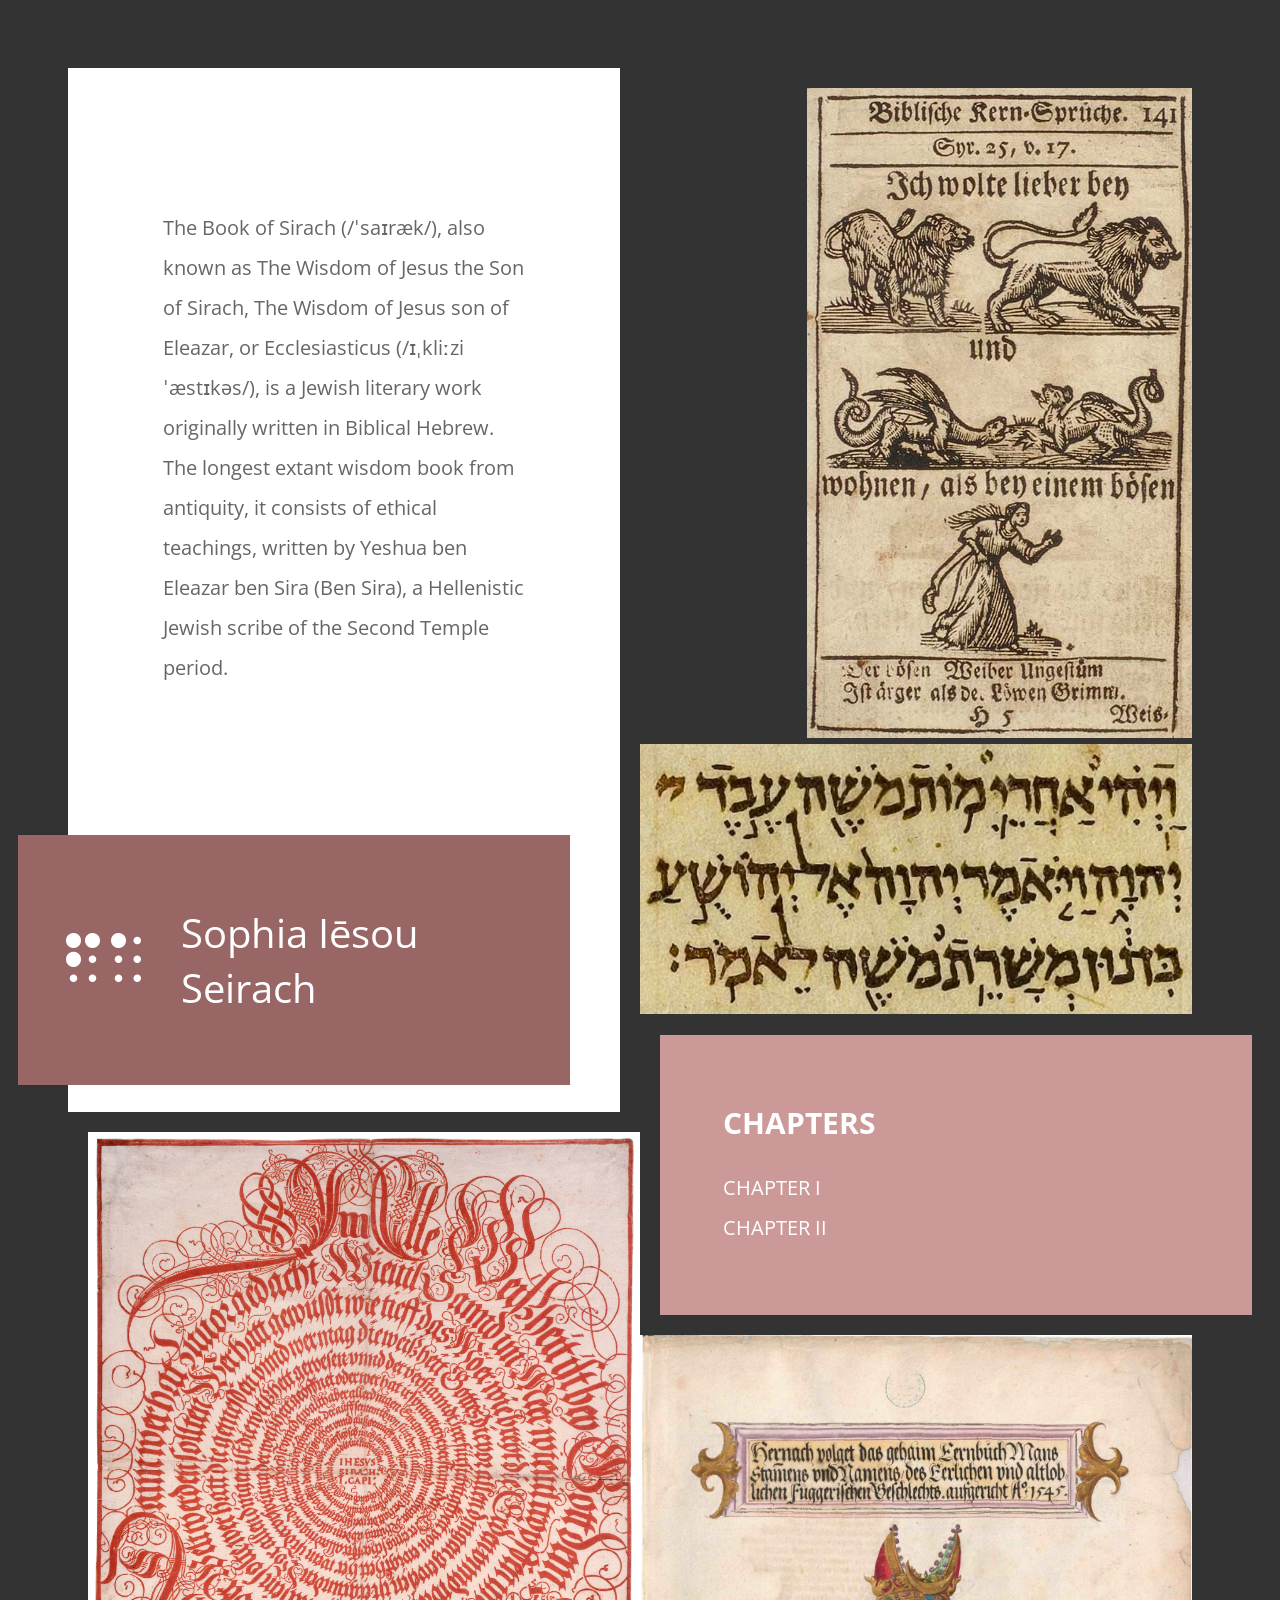
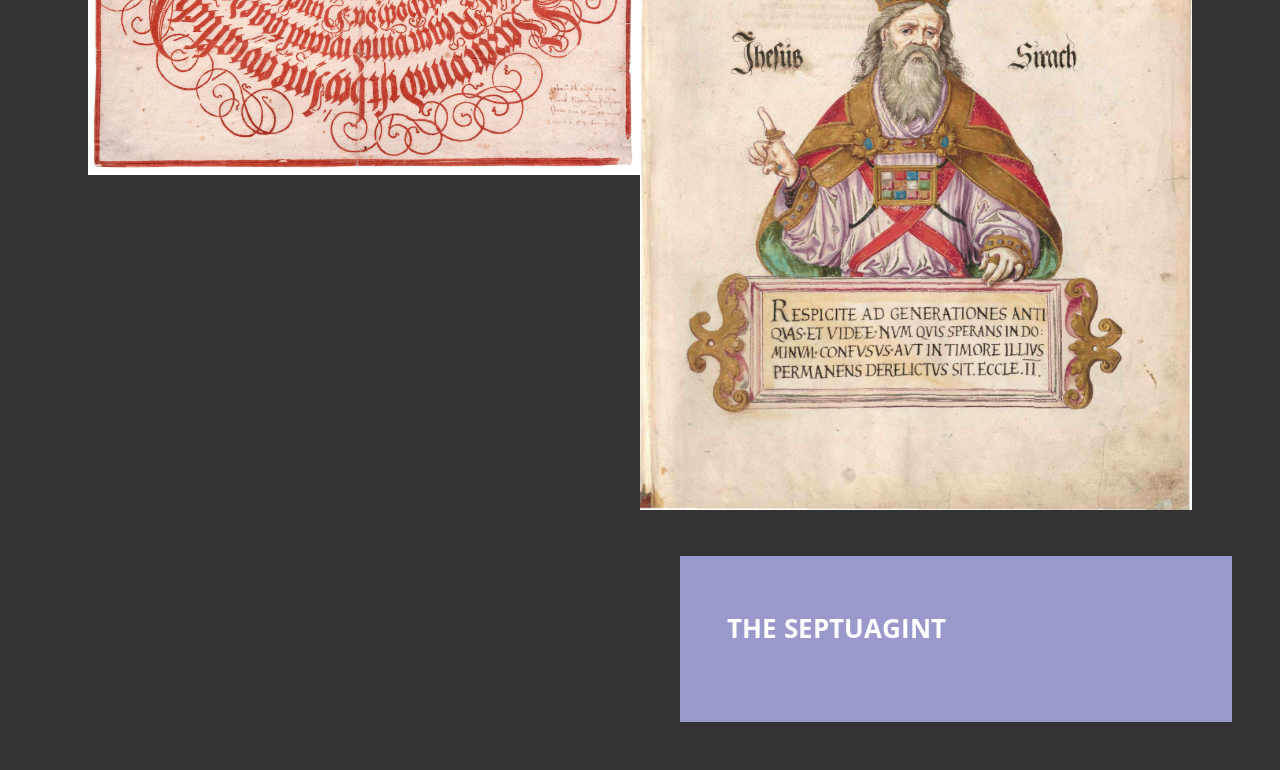
<file: Sophia_Iesou_Seirach/index.html>
<!DOCTYPE html>
<html lang="en">

<head>
    <meta charset="UTF-8">
    <meta name="viewport" content="width=device-width, initial-scale=1.0">
    <meta http-equiv="X-UA-Compatible" content="ie=edge">
    <title>Character Responsive HTML5 Template</title>
<!--
Template 2110 Character
http://www.tooplate.com/view/2110-character
-->
    <link rel="stylesheet" href="https://fonts.googleapis.com/css?family=Open+Sans:400,600">
    <!-- https://fonts.google.com/specimen/Open+Sans -->
    <link rel="stylesheet" href="css/all.min.css">
    <!-- https://fontawesome.com/ -->
    <link rel="stylesheet" href="css/tooplate-style.css">
</head>

<body class="tm-bg-dark">
    <main class="tm-container masonry">
        <div class="item tm-bg-white tm-block tm-block-left" data-desktop-seq-no="1" data-mobile-seq-no="1">
            <p class="tm-hero-text">The Book of Sirach (/ˈsaɪræk/), also known as The Wisdom of Jesus the Son of Sirach, The Wisdom of Jesus son of Eleazar, or Ecclesiasticus (/ɪˌkliːziˈæstɪkəs/), is a Jewish literary work originally written in Biblical Hebrew. The longest extant wisdom book from antiquity, it consists of ethical teachings, written by Yeshua ben Eleazar ben Sira (Ben Sira), a Hellenistic Jewish scribe of the Second Temple period.</p>
            <header class="tm-block-brand">
                <div class="tm-bg-primary-dark tm-text-white tm-block-brand-inner">
                    <i class="fas fa-braille fa-3x"></i>
                    <h1 class="tm-brand-name">Sophia Iēsou Seirach</h1>
                </div>
            </header>
        </div>
        <div class="item" data-desktop-seq-no="2" data-mobile-seq-no="4">
            <img src="img/image-01.jpg" alt="Image" class="tm-img-left">
        </div>
        
        <div class="item" data-desktop-seq-no="4" data-mobile-seq-no="8">
            <img src="img/image-04.jpg" alt="Image" class="tm-img-left">
        </div>
                                    </div>
        </div>
        <div class="item" data-desktop-seq-no="6" data-mobile-seq-no="2">
            <img src="img/Aleppo_Codex_Joshua_1_1.jpg" alt="Image">
        </div>
        <div class="item tm-block-right" data-desktop-seq-no="7" data-mobile-seq-no="3">
            <div class="tm-block-right-inner tm-bg-primary-light tm-text-white tm-block tm-block-wider tm-block-pad">
                <header>
                    <h2 class="tm-text-uppercase">
                        CHAPTERS
                    </h2>
                </header>
                <p>CHAPTER I</p>
                <p>CHAPTER II</p>

                <!-- -->
            </div>
        </div>

        <div class="item" data-desktop-seq-no="8" data-mobile-seq-no="6">
            <img src="img/Fugger_Ehrenbuch_001.jpg" alt="Image">
        </div>

       
            <div class="tm-form-section-tag">
                <div class="tm-bg-secondary tm-text-white tm-block-pad tm-form-section-tag-inner">
                    <header>
                        <h2>THE SEPTUAGINT</h2>
                    </header>
                                    </div>
            </div>
        </div>

    </main>
    <script src="js/jquery-3.3.1.min.js"></script>
    <!-- https://jquery.com/download/ -->
    <script>

        let callAdjustLayout;
        let currentLayout = "desktop",
            nextLayout = "desktop";

        /**
         * detect IE
         * returns version of IE or false, if browser is not Internet Explorer
         */
        function detectIE() {
            var ua = window.navigator.userAgent;

            var msie = ua.indexOf('MSIE ');
            if (msie > 0) {
                // IE 10 or older => return version number
                return parseInt(ua.substring(msie + 5, ua.indexOf('.', msie)), 10);
            }

            var trident = ua.indexOf('Trident/');
            if (trident > 0) {
                // IE 11 => return version number
                var rv = ua.indexOf('rv:');
                return parseInt(ua.substring(rv + 3, ua.indexOf('.', rv)), 10);
            }

            var edge = ua.indexOf('Edge/');
            if (edge > 0) {
                // Edge (IE 12+) => return version number
                return parseInt(ua.substring(edge + 5, ua.indexOf('.', edge)), 10);
            }

            // other browser
            return false;
        }

        // Adjust layout based on the browser width
        function adjustLayout() {
            let block1, block2, block3, block4, block5, block6, block7, block8, block9;

            if (window.innerWidth <= 1199) {
                // Mobile layout
                nextLayout = "mobile";
                block1 = $("div[data-mobile-seq-no='1']");
                block2 = $("div[data-mobile-seq-no='2']");
                block3 = $("div[data-mobile-seq-no='3']");
                block4 = $("div[data-mobile-seq-no='4']");
                block5 = $("div[data-mobile-seq-no='5']");
                block6 = $("div[data-mobile-seq-no='6']");
                block7 = $("div[data-mobile-seq-no='7']");
                block8 = $("div[data-mobile-seq-no='8']");
                block9 = $("div[data-mobile-seq-no='9']");
            } else {
                // Desktop layout
                nextLayout = "desktop";
                block1 = $("div[data-desktop-seq-no='1']");
                block2 = $("div[data-desktop-seq-no='2']");
                block3 = $("div[data-desktop-seq-no='3']");
                block4 = $("div[data-desktop-seq-no='4']");
                block5 = $("div[data-desktop-seq-no='5']");
                block6 = $("div[data-desktop-seq-no='6']");
                block7 = $("div[data-desktop-seq-no='7']");
                block8 = $("div[data-desktop-seq-no='8']");
                block9 = $("div[data-desktop-seq-no='9']");
            }

            if (nextLayout !== currentLayout) {
                // Reorder blocks based on their seq no
                block1.after(block2.detach());
                block2.after(block3.detach());
                block3.after(block4.detach());
                block4.after(block5.detach());
                block5.after(block6.detach());
                block6.after(block7.detach());
                block7.after(block8.detach());
                block8.after(block9.detach());
                currentLayout = nextLayout;
            }
        }

        // Adjust layout upon window resize
        window.onresize = function () {
            clearTimeout(callAdjustLayout);
            callAdjustLayout = setTimeout(adjustLayout, 100);
        }

        // DOM is ready
        $(function () {
            if (detectIE()) {
                alert('Please use the latest version of Chrome or Firefox for best browsing experience.');
            }

            adjustLayout();
        })
    </script>
</body>

</html>
</file>
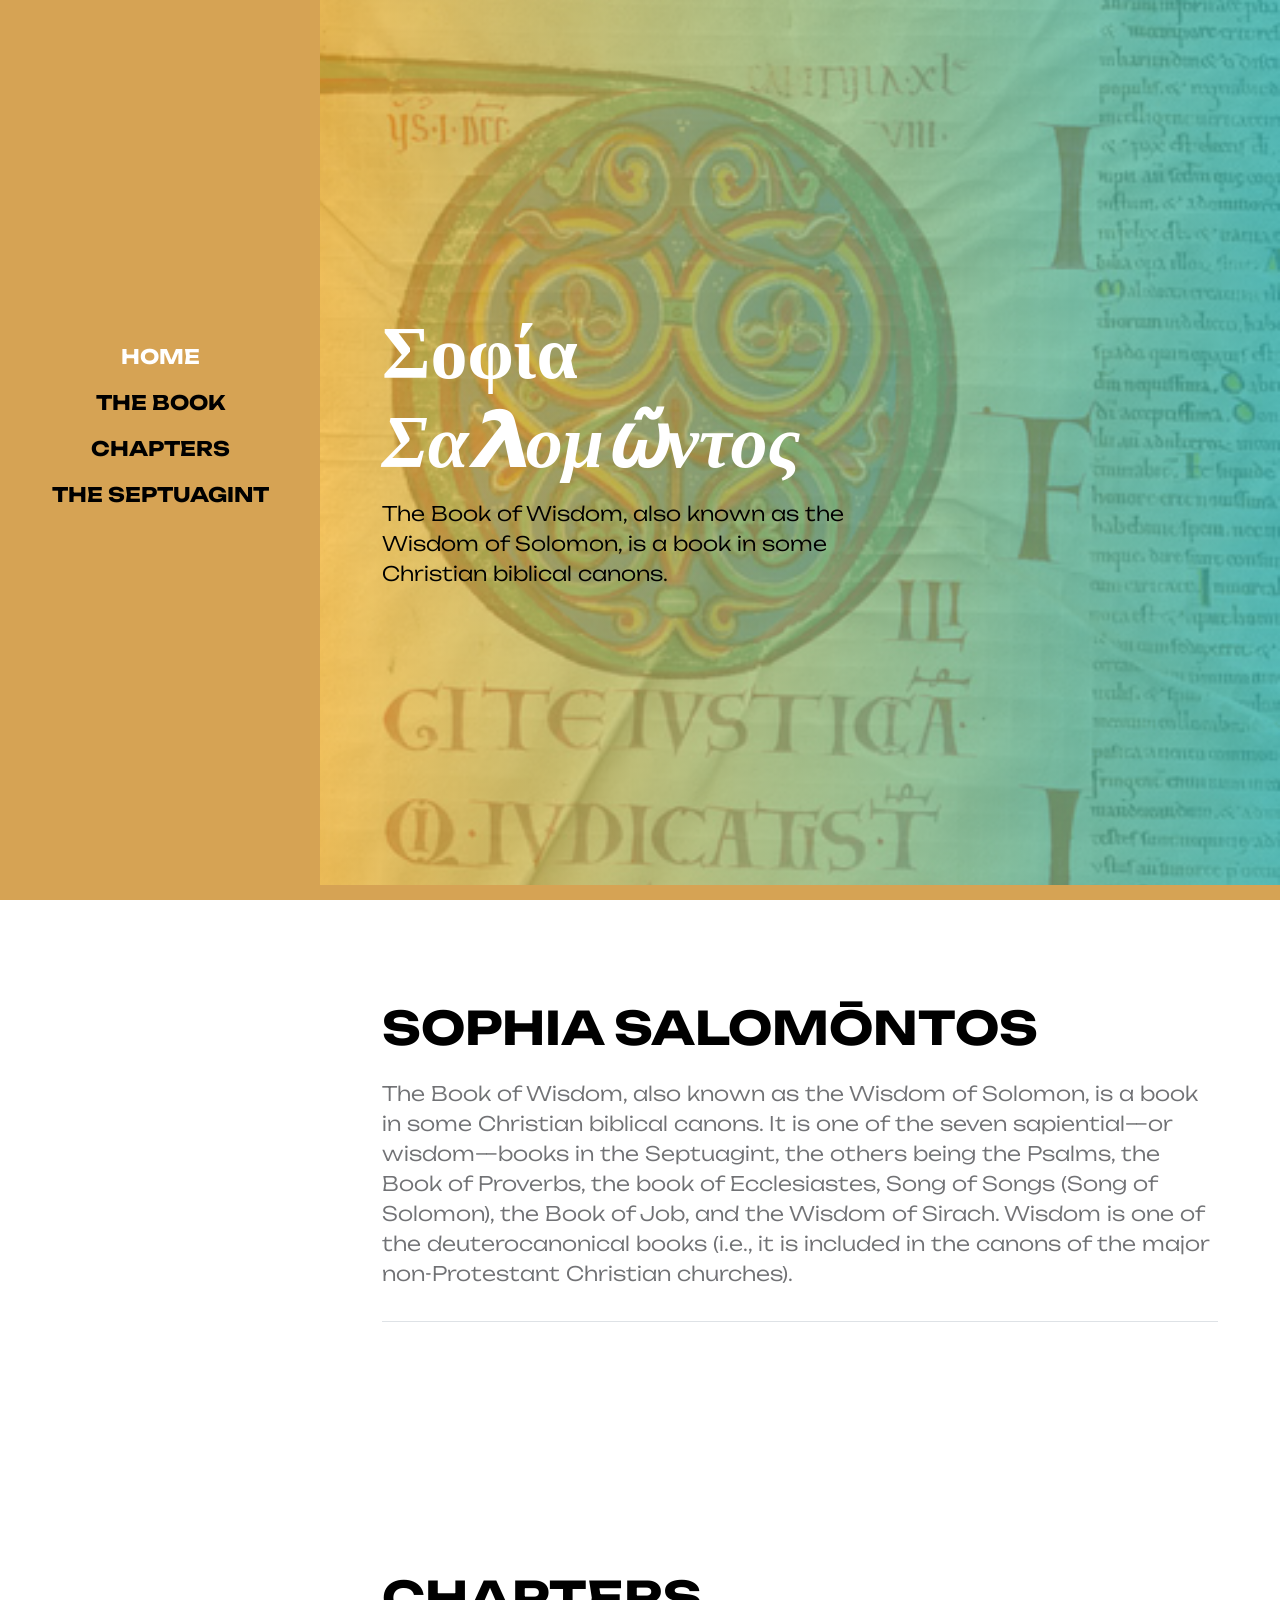
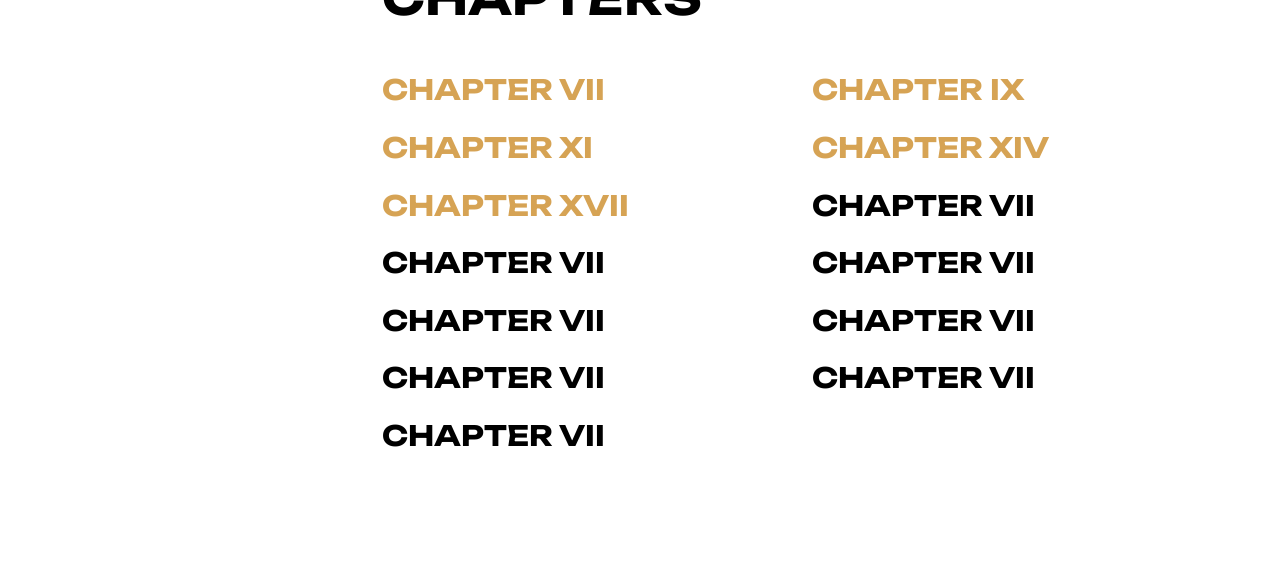
<file: Wisdom/index.html>
<!doctype html>
<html lang="en">
    <head>
        <meta charset="utf-8">
        <meta name="viewport" content="width=device-width, initial-scale=1">

        <meta name="description" content="">
        <meta name="author" content="">

        <title>Σοφία  Σαλομῶντος</title>

        <!-- CSS FILES -->        
        <link rel="preconnect" href="https://fonts.googleapis.com">
        
        <link rel="preconnect" href="https://fonts.gstatic.com" crossorigin>

        <link href="https://fonts.googleapis.com/css2?family=Unbounded:wght@300;500&display=swap" rel="stylesheet">

        <link href="css/bootstrap.min.css" rel="stylesheet">

        <link href="css/bootstrap-icons.css" rel="stylesheet">

        <link href="css/templatemo-barber-shop.css" rel="stylesheet">
    </head>
    
    <body>

        <div class="container-fluid">
            <div class="row">

                <button class="navbar-toggler d-md-none collapsed" type="button" data-bs-toggle="collapse" data-bs-target="#sidebarMenu" aria-controls="sidebarMenu" aria-expanded="false" aria-label="Toggle navigation">
                    <span class="navbar-toggler-icon"></span>
                </button>

                <nav id="sidebarMenu" class="col-md-4 col-lg-3 d-md-block sidebar collapse p-0">

                    <div class="position-sticky sidebar-sticky d-flex flex-column justify-content-center align-items-center">
                        

                        <ul class="nav flex-column">
                            <li class="nav-item">
                                <a class="nav-link click-scroll" href="#section_1">Home</a>
                            </li>

                            <li class="nav-item">
                                <a class="nav-link click-scroll" href="#section_2">The Book</a>
                            </li>

                            <li class="nav-item">
                                <a class="nav-link click-scroll" href="#section_3">Chapters</a>
                            </li>
<li class="nav-item">
                                <a class="nav-link click-scroll" href="../index.html">The Septuagint</a>
                            </li>


                                                   </ul>
                    </div>
                </nav>
                
                <div class="col-md-8 ms-sm-auto col-lg-9 p-0">
                    <section class="hero-section d-flex justify-content-center align-items-center" id="section_1">

                            <div class="container">
                                <div class="row">

                                    <div class="col-lg-8 col-12">
                                        <h1 class="text-white mb-lg-3 mb-4"><strong>Σοφία  <em>Σαλομῶντος</em></strong></h1>
                                        <p class="text-black">The Book of Wisdom, also known as the Wisdom of Solomon, is a book in some Christian biblical canons.</p>
                                        <br>
                                                                            </div>
                                </div>
                            </div>

                                                </section>


                    <section class="about-section section-padding" id="section_2">
                        <div class="container">
                            <div class="row">

                                <div class="col-lg-12 col-12 mx-auto">
                                    <h2 class="mb-4">SOPHIA SALOMŌNTOS</h2>

                                    <div class="border-bottom pb-3 mb-5">
                                        <p>The Book of Wisdom, also known as the Wisdom of Solomon, is a book in some Christian biblical canons. It is one of the seven sapiential—or wisdom—books in the Septuagint, the others being the Psalms, the Book of Proverbs, the book of Ecclesiastes, Song of Songs (Song of Solomon), the Book of Job, and the Wisdom of Sirach. Wisdom is one of the deuterocanonical books (i.e., it is included in the canons of the major non-Protestant Christian churches).</p>
                                    </div>
                                </div>

                                    
                                       
                                                                   </div>
                        </div>
                    </section>

                    

                    <section class="services-section section-padding" id="section_3">
                        <div class="container">
                            <div class="row">

                                <div class="col-lg-12 col-12">
                                    <h2 class="mb-5">CHAPTERS</h2>
                                </div>

                                <div class="col-lg-6 col-12 mb-4">

                                    
                                                                                    <h4 class="mb-0"><a href="chapters/7.html">CHAPTER VII</a></h4>

                                                                                   </div>
                                   
                               <div class="col-lg-6 col-12 mb-4">
                                    
                                                                                    <h4 class="mb-0"><a href="chapters/9.html">CHAPTER IX</a></h4>


                                                                                   </div>
<div class="col-lg-6 col-12 mb-4">
                                    
                                                                                    <h4 class="mb-0"><a href="chapters/11.html">CHAPTER XI</a></h4>

                                                                                   </div>


<div class="col-lg-6 col-12 mb-4">
                                    
                                                                                    <h4 class="mb-0"><a href="chapters/14.html">CHAPTER XIV</a></h4>


                                                                                   </div>
<div class="col-lg-6 col-12 mb-4">
                                    
                                                                                    <h4 class="mb-0"><a href="chapters/17.html">CHAPTER XVII</a></h4>

                                                                                   </div>


<div class="col-lg-6 col-12 mb-4">
                                    
                                                                                    <h4 class="mb-0">CHAPTER VII</h4>

                                                                                   </div>

<div class="col-lg-6 col-12 mb-4">
                                    
                                                                                    <h4 class="mb-0">CHAPTER VII</h4>

                                                                                   </div>

<div class="col-lg-6 col-12 mb-4">
                                    
                                                                                    <h4 class="mb-0">CHAPTER VII</h4>

                                                                                   </div>

<div class="col-lg-6 col-12 mb-4">
                                    
                                                                                    <h4 class="mb-0">CHAPTER VII</h4>

                                                                                   </div>

<div class="col-lg-6 col-12 mb-4">
                                    
                                                                                    <h4 class="mb-0">CHAPTER VII</h4>

                                                                                   </div>

<div class="col-lg-6 col-12 mb-4">
                                    
                                                                                    <h4 class="mb-0">CHAPTER VII</h4>

                                                                                   </div>

<div class="col-lg-6 col-12 mb-4">
                                    
                                                                                    <h4 class="mb-0">CHAPTER VII</h4>

                                                                                   </div>

<div class="col-lg-6 col-12 mb-4">
                                    
                                                                                    <h4 class="mb-0">CHAPTER VII</h4>

                                                                                   </div>






                            </div>
                        </div>
                    </section>

                   

                   

                            </div>

        <!-- JAVASCRIPT FILES -->
        <script src="js/jquery.min.js"></script>
        <script src="js/bootstrap.min.js"></script>
        <script src="js/click-scroll.js"></script>
        <script src="js/custom.js"></script>

    </body>
</html>
</file>
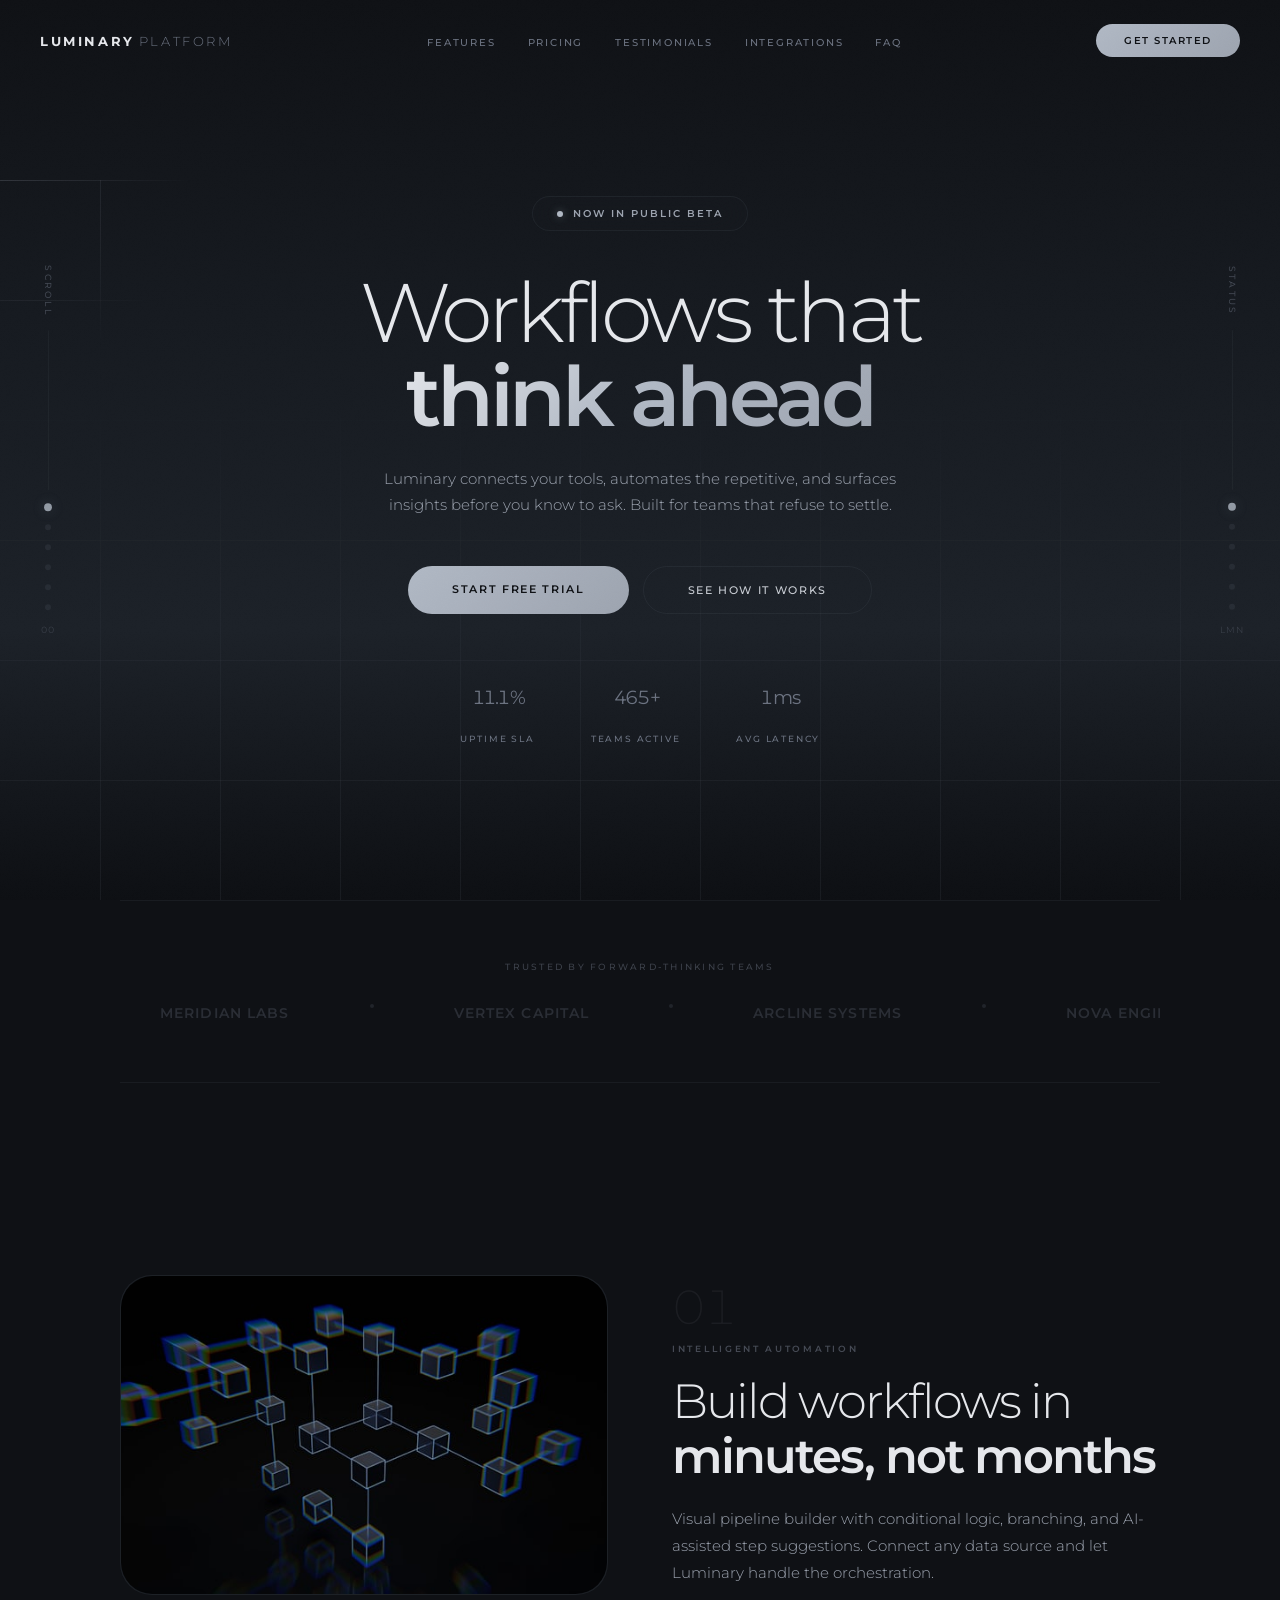
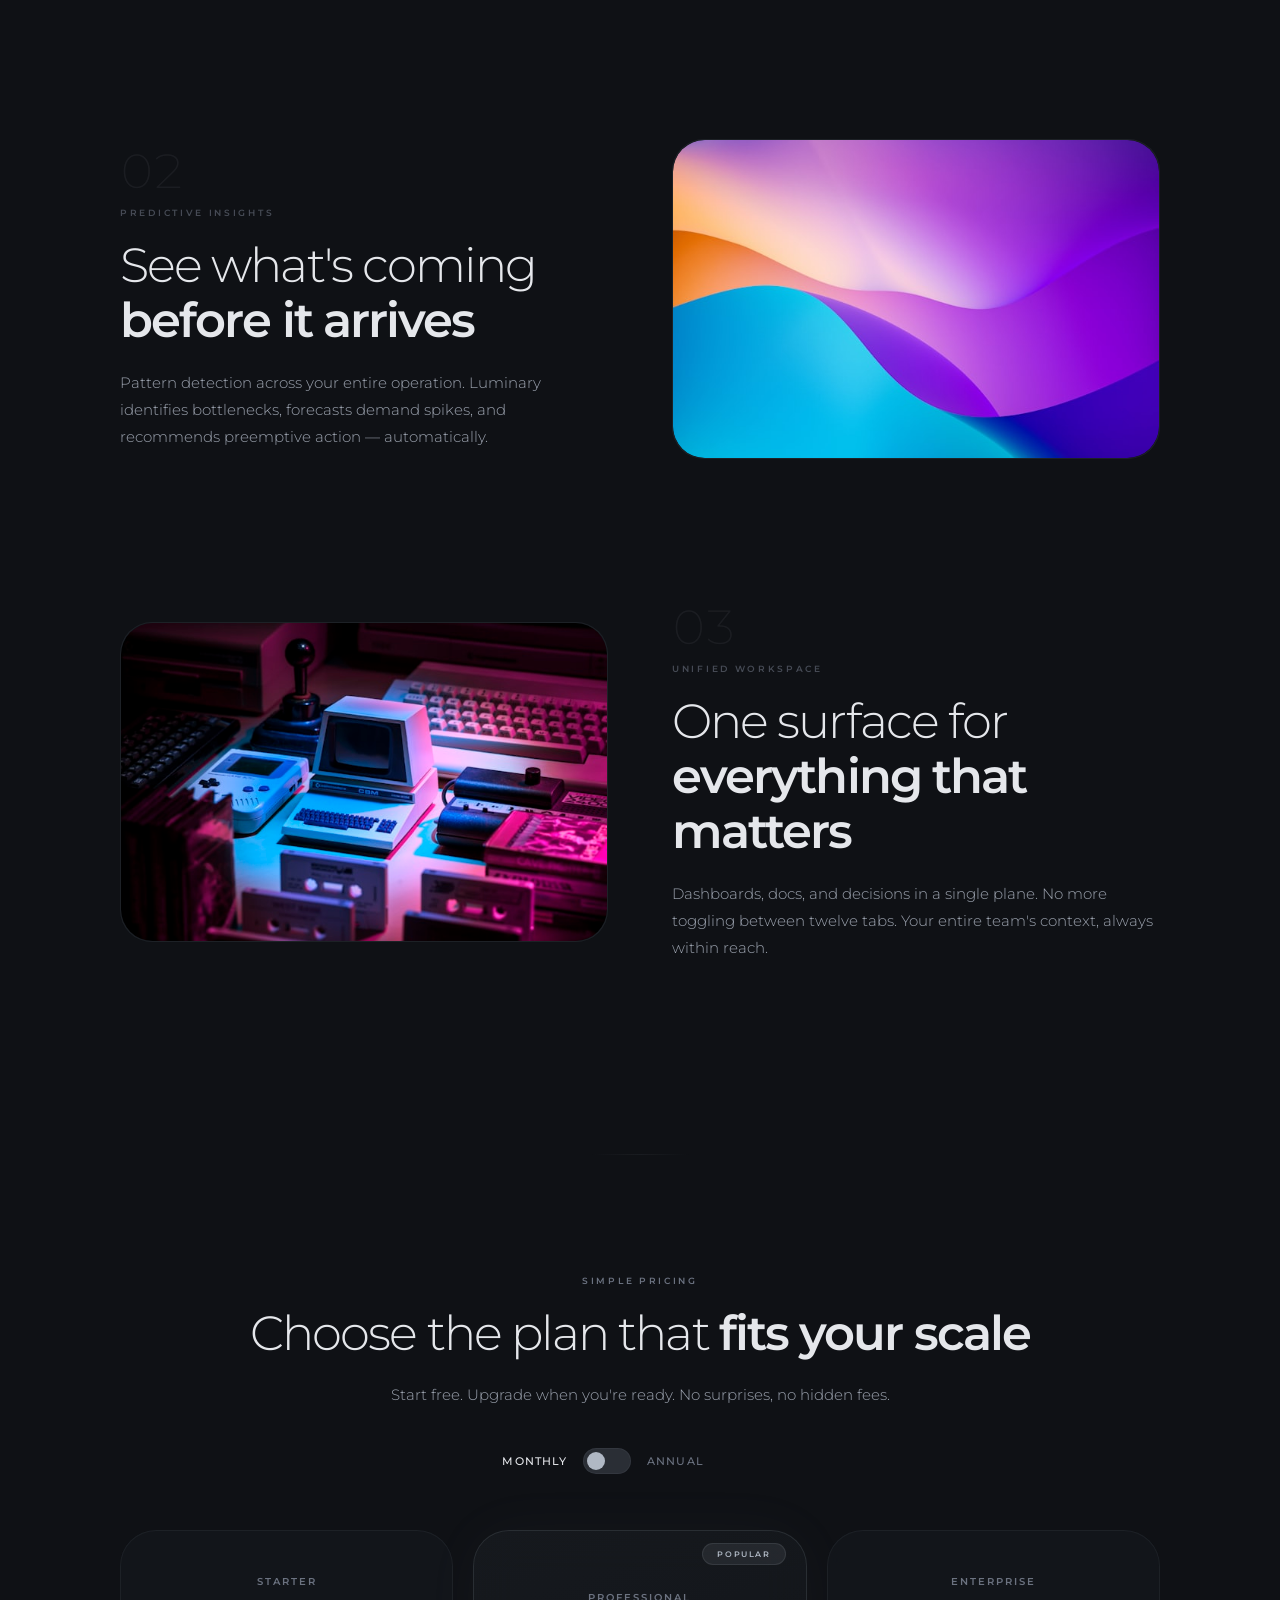
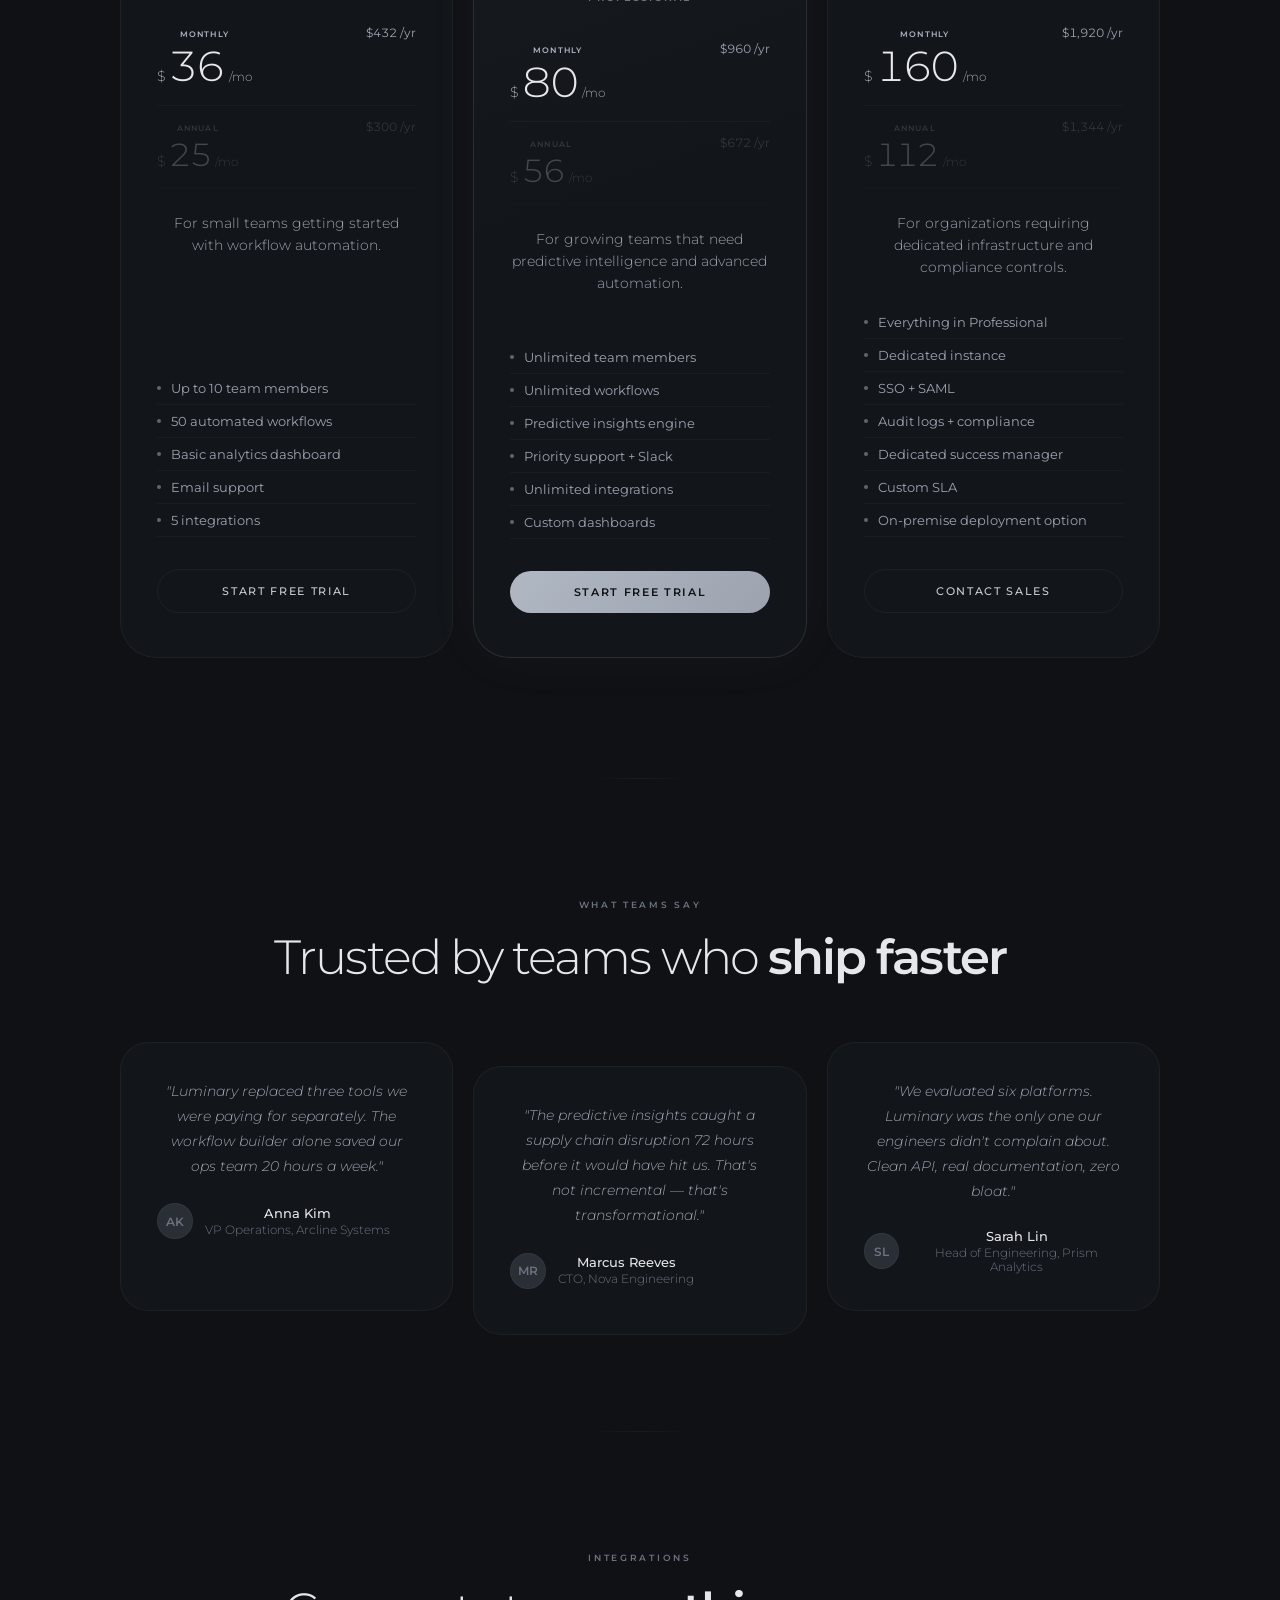
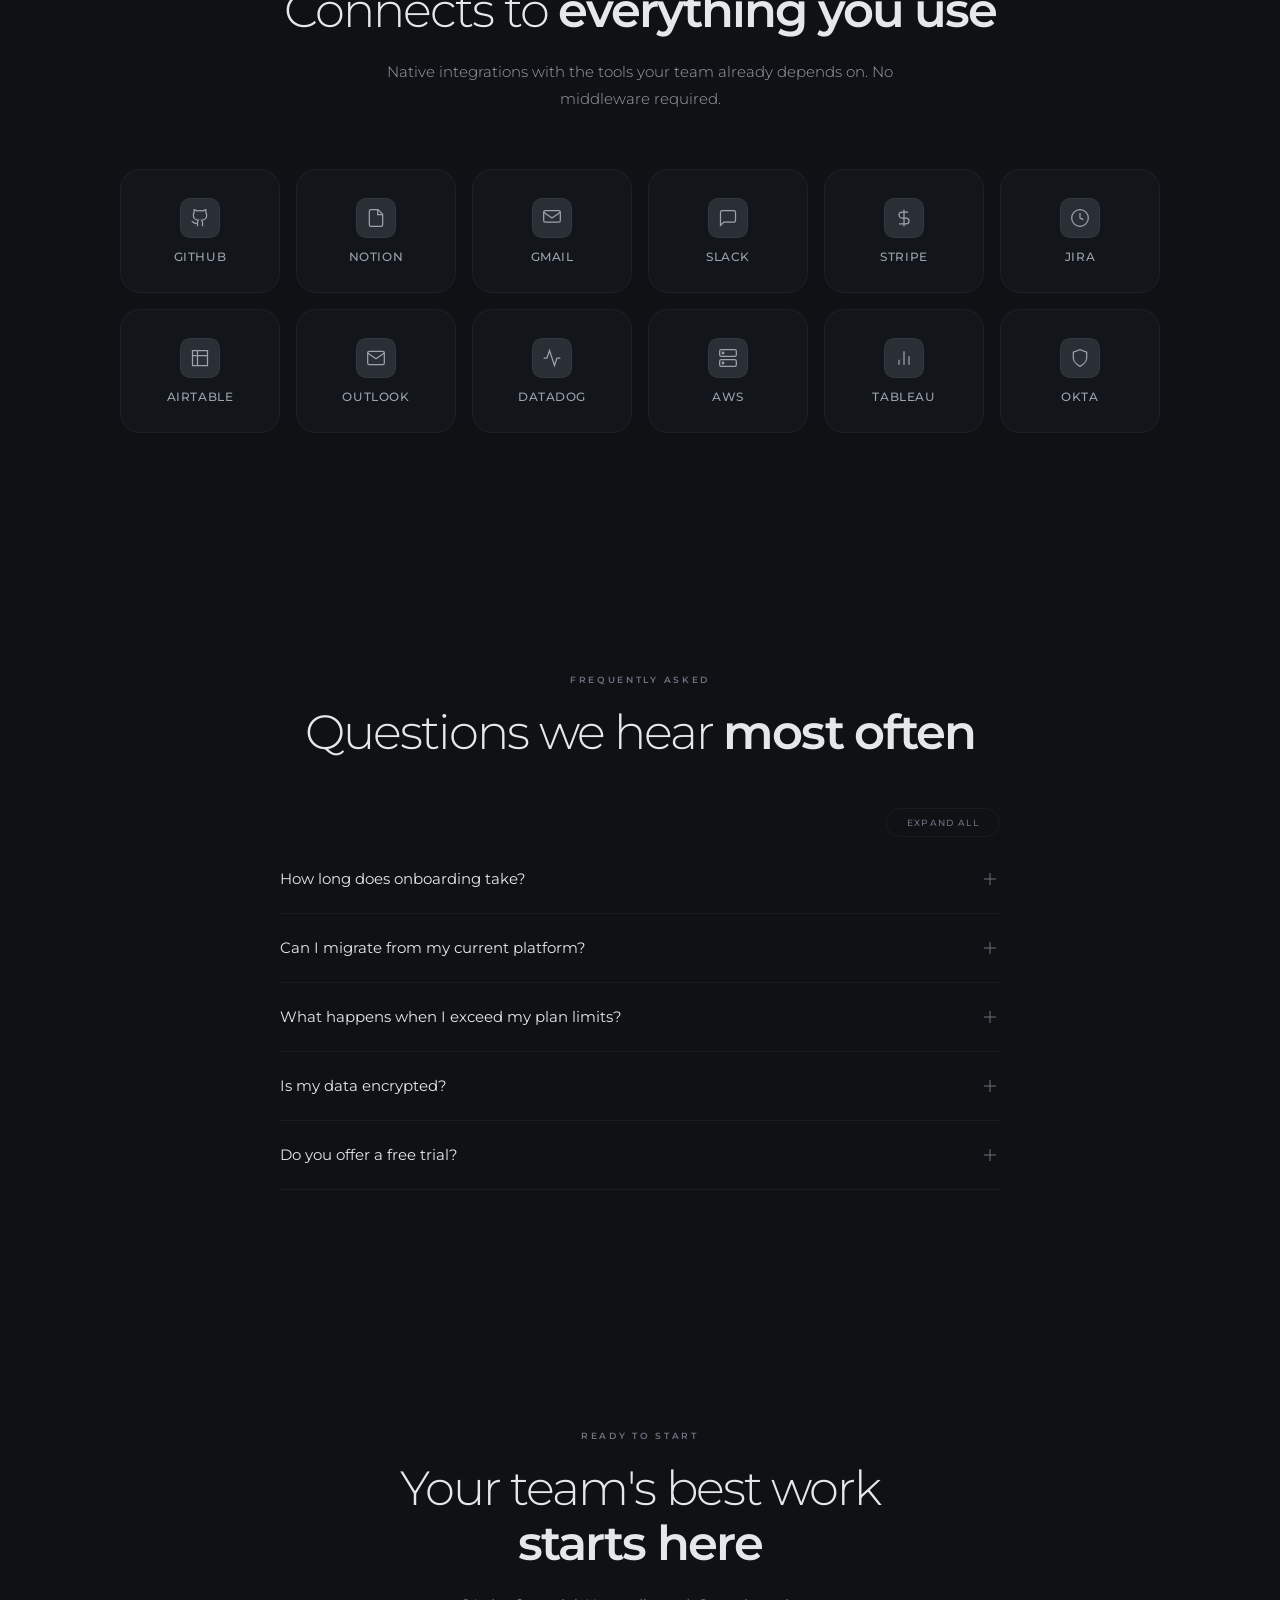
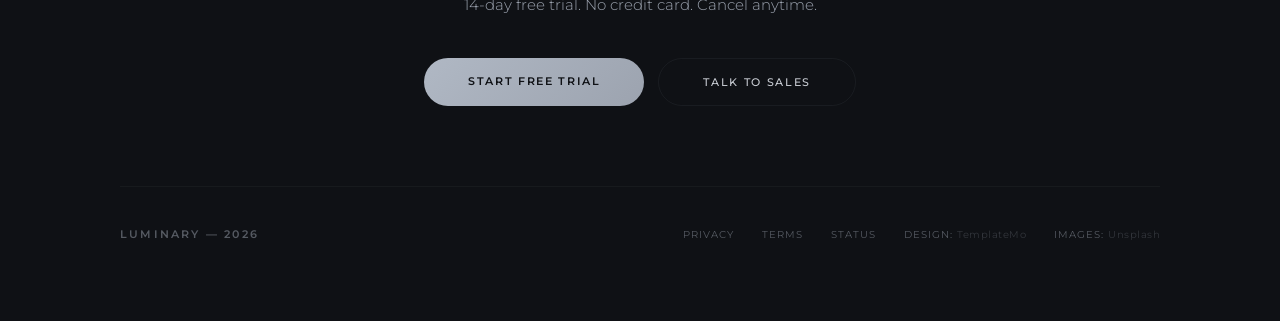
<file: index - Copy.html>
<!DOCTYPE html>
<html lang="en">
<head>
<meta charset="UTF-8">
<meta name="viewport" content="width=device-width, initial-scale=1.0">
<title>Luminary — Intelligent Workflow Platform</title>
<link rel="preconnect" href="https://fonts.googleapis.com">
<link href="https://fonts.googleapis.com/css2?family=Montserrat:wght@300;400;500;600;700&display=swap" rel="stylesheet">
<link rel="stylesheet" href="templatemo-621-luminary-style.css">
<!--
TemplateMo 621 Luminary
https://templatemo.com/tm-621-luminary
-->
</head>
<body>

<svg class="grain" width="100%" height="100%">
  <filter id="n"><feTurbulence type="fractalNoise" baseFrequency="0.65" numOctaves="5" stitchTiles="stitch"/><feColorMatrix type="saturate" values="0"/></filter>
  <rect width="100%" height="100%" filter="url(#n)"/>
</svg>
<div class="atmosphere"></div>

<!-- Nav -->
<nav class="top-nav" id="topNav">
  <a href="#" class="nav-brand">Luminary<span>Platform</span></a>
  <ul class="nav-links">
    <li><a href="#features">Features</a></li>
    <li><a href="#pricing">Pricing</a></li>
    <li><a href="#testimonials">Testimonials</a></li>
    <li><a href="#integrations">Integrations</a></li>
    <li><a href="#faq">FAQ</a></li>
  </ul>
  <a href="#pricing" class="nav-cta">Get Started</a>
  <button class="nav-toggle" id="navToggle" aria-label="Toggle menu" aria-expanded="false">
    <span class="toggle-bar"></span><span class="toggle-bar"></span>
  </button>
</nav>

<!-- Mobile Menu -->
<div class="mobile-menu" id="mobileMenu">
  <div class="mobile-menu-inner">
    <div class="mobile-menu-links">
      <a href="#" class="mobile-menu-link" data-index="01">Home</a>
      <a href="#features" class="mobile-menu-link" data-index="02">Features</a>
      <a href="#pricing" class="mobile-menu-link" data-index="03">Pricing</a>
      <a href="#testimonials" class="mobile-menu-link" data-index="04">Testimonials</a>
      <a href="#integrations" class="mobile-menu-link" data-index="05">Integrations</a>
      <a href="#faq" class="mobile-menu-link" data-index="06">FAQ</a>
      <a href="#cta" class="mobile-menu-link" data-index="07">Get Started</a>
    </div>
    <div class="mobile-menu-footer">
      <a href="#">Privacy</a>
      <a href="#">Terms</a>
      <a href="#">Contact</a>
    </div>
  </div>
</div>

<!-- Side Panels -->
<nav class="side-panel left" aria-label="Scroll indicators">
  <span class="side-label">Scroll</span>
  <div class="side-track"><div class="side-track-fill" id="leftTrack"></div></div>
  <div class="side-dot active"></div>
  <div class="side-dot"></div>
  <div class="side-dot"></div>
  <div class="side-dot"></div>
  <div class="side-dot"></div>
  <div class="side-dot"></div>
  <div class="side-readout" id="scrollPct">00</div>
</nav>

<nav class="side-panel right" aria-label="Status indicators">
  <span class="side-label">Status</span>
  <div class="side-track"><div class="side-track-fill" id="rightTrack"></div></div>
  <div class="side-dot"></div>
  <div class="side-dot"></div>
  <div class="side-dot active"></div>
  <div class="side-dot"></div>
  <div class="side-dot"></div>
  <div class="side-dot"></div>
  <div class="side-readout">LMN</div>
</nav>

<main class="main">

  <!-- ═══ HERO ═══ -->
  <section class="hero" id="hero">
    <div class="hero-grid"></div>
    <div class="hero-badge">
      <div class="hero-badge-dot"></div>
      <span>Now in Public Beta</span>
    </div>
    <h1>Workflows that<br><em>think ahead</em></h1>
    <p class="hero-sub">
      Luminary connects your tools, automates the repetitive, and surfaces insights
      before you know to ask. Built for teams that refuse to settle.
    </p>
    <div class="hero-ctas">
      <a href="#pricing" class="btn-primary">Start Free Trial</a>
      <a href="#features" class="btn-secondary">See How It Works</a>
    </div>
    <div class="hero-metrics">
      <div class="metric">
        <div class="metric-value"><span class="counter" data-target="99.9" data-decimals="1">0.0</span><span>%</span></div>
        <div class="metric-label">Uptime SLA</div>
      </div>
      <div class="metric">
        <div class="metric-value"><span class="counter" data-target="4200" data-decimals="0">0</span><span>+</span></div>
        <div class="metric-label">Teams Active</div>
      </div>
      <div class="metric">
        <div class="metric-value"><span class="counter" data-target="12" data-decimals="0">0</span><span>ms</span></div>
        <div class="metric-label">Avg Latency</div>
      </div>
    </div>
  </section>

  <!-- ═══ LOGO TICKER ═══ -->
  <div class="logo-ticker reveal">
    <div class="logo-ticker-label">Trusted by forward-thinking teams</div>
    <div class="ticker-track" id="tickerTrack">
      <span class="ticker-item">Meridian Labs</span><span class="ticker-dot"></span>
      <span class="ticker-item">Vertex Capital</span><span class="ticker-dot"></span>
      <span class="ticker-item">Arcline Systems</span><span class="ticker-dot"></span>
      <span class="ticker-item">Nova Engineering</span><span class="ticker-dot"></span>
      <span class="ticker-item">Prism Analytics</span><span class="ticker-dot"></span>
      <span class="ticker-item">Helix Health</span><span class="ticker-dot"></span>
      <span class="ticker-item">Stratos AI</span><span class="ticker-dot"></span>
      <span class="ticker-item">Cobalt Finance</span><span class="ticker-dot"></span>
      <!-- Duplicated for seamless loop -->
      <span class="ticker-item">Meridian Labs</span><span class="ticker-dot"></span>
      <span class="ticker-item">Vertex Capital</span><span class="ticker-dot"></span>
      <span class="ticker-item">Arcline Systems</span><span class="ticker-dot"></span>
      <span class="ticker-item">Nova Engineering</span><span class="ticker-dot"></span>
      <span class="ticker-item">Prism Analytics</span><span class="ticker-dot"></span>
      <span class="ticker-item">Helix Health</span><span class="ticker-dot"></span>
      <span class="ticker-item">Stratos AI</span><span class="ticker-dot"></span>
      <span class="ticker-item">Cobalt Finance</span><span class="ticker-dot"></span>
    </div>
  </div>

  <!-- ═══ FEATURES ═══ -->
  <section class="section" id="features">

    <div class="feature reveal">
      <div class="feature-visual">
        <img src="images/tm-luminary-01.jpg" alt="Intelligent automation dashboard">
      </div>
      <div class="feature-content">
        <div class="feature-number">01</div>
        <p class="section-tag">Intelligent Automation</p>
        <h2 class="section-title">Build workflows in <strong>minutes, not months</strong></h2>
        <p class="section-body">
          Visual pipeline builder with conditional logic, branching, and AI-assisted step suggestions.
          Connect any data source and let Luminary handle the orchestration.
        </p>
      </div>
    </div>

    <div class="feature reverse reveal">
      <div class="feature-visual">
        <img src="images/tm-luminary-02.jpg" alt="Predictive analytics visualization">
      </div>
      <div class="feature-content">
        <div class="feature-number">02</div>
        <p class="section-tag">Predictive Insights</p>
        <h2 class="section-title">See what's coming <strong>before it arrives</strong></h2>
        <p class="section-body">
          Pattern detection across your entire operation. Luminary identifies bottlenecks,
          forecasts demand spikes, and recommends preemptive action — automatically.
        </p>
      </div>
    </div>

    <div class="feature reveal">
      <div class="feature-visual">
        <img src="images/tm-luminary-03.jpg" alt="Unified team workspace">
      </div>
      <div class="feature-content">
        <div class="feature-number">03</div>
        <p class="section-tag">Unified Workspace</p>
        <h2 class="section-title">One surface for <strong>everything that matters</strong></h2>
        <p class="section-body">
          Dashboards, docs, and decisions in a single plane. No more toggling between twelve tabs.
          Your entire team's context, always within reach.
        </p>
      </div>
    </div>

  </section>

  <div class="silk-divider reveal"></div>

  <!-- ═══ PRICING ═══ -->
  <section class="section section-center" id="pricing">
    <p class="section-tag reveal">Simple Pricing</p>
    <h2 class="section-title reveal reveal-d1">Choose the plan that <strong>fits your scale</strong></h2>
    <p class="section-body reveal reveal-d2">Start free. Upgrade when you're ready. No surprises, no hidden fees.</p>

    <div class="pricing-toggle reveal reveal-d3">
      <span class="pricing-toggle-label active" id="monthlyLabel">Monthly</span>
      <div class="toggle-switch" id="pricingToggle" role="switch" aria-checked="false" tabindex="0"></div>
      <span class="pricing-toggle-label" id="annualLabel">Annual</span>
      <span class="save-badge" id="saveBadge">Save 30%</span>
    </div>

    <div class="pricing-grid">
      <div class="pricing-card reveal reveal-d1">
        <div class="pricing-badge">Popular</div>
        <div class="pricing-tier">Starter</div>
        <div class="pricing-prices">
          <div class="price-option monthly active">
            <div>
              <div class="price-label">Monthly</div>
              <div class="price-option-left">
                <span class="price-currency">$</span>
                <span class="price-amount">36</span>
                <span class="price-period">/mo</span>
              </div>
            </div>
            <div class="price-yearly">$432 /yr</div>
          </div>
          <div class="price-option annual">
            <div>
              <div class="price-label">Annual</div>
              <div class="price-option-left">
                <span class="price-currency">$</span>
                <span class="price-amount">25</span>
                <span class="price-period">/mo</span>
              </div>
            </div>
            <div class="price-yearly">$300 /yr</div>
          </div>
        </div>
        <p class="pricing-desc">For small teams getting started with workflow automation.</p>
        <ul class="pricing-features">
          <li>Up to 10 team members</li>
          <li>50 automated workflows</li>
          <li>Basic analytics dashboard</li>
          <li>Email support</li>
          <li>5 integrations</li>
        </ul>
        <a href="#" class="btn-secondary">Start Free Trial</a>
      </div>

      <div class="pricing-card featured reveal reveal-d2">
        <div class="pricing-badge">Popular</div>
        <div class="pricing-tier">Professional</div>
        <div class="pricing-prices">
          <div class="price-option monthly active">
            <div>
              <div class="price-label">Monthly</div>
              <div class="price-option-left">
                <span class="price-currency">$</span>
                <span class="price-amount">80</span>
                <span class="price-period">/mo</span>
              </div>
            </div>
            <div class="price-yearly">$960 /yr</div>
          </div>
          <div class="price-option annual">
            <div>
              <div class="price-label">Annual</div>
              <div class="price-option-left">
                <span class="price-currency">$</span>
                <span class="price-amount">56</span>
                <span class="price-period">/mo</span>
              </div>
            </div>
            <div class="price-yearly">$672 /yr</div>
          </div>
        </div>
        <p class="pricing-desc">For growing teams that need predictive intelligence and advanced automation.</p>
        <ul class="pricing-features">
          <li>Unlimited team members</li>
          <li>Unlimited workflows</li>
          <li>Predictive insights engine</li>
          <li>Priority support + Slack</li>
          <li>Unlimited integrations</li>
          <li>Custom dashboards</li>
        </ul>
        <a href="#" class="btn-primary">Start Free Trial</a>
      </div>

      <div class="pricing-card reveal reveal-d3">
        <div class="pricing-badge">Popular</div>
        <div class="pricing-tier">Enterprise</div>
        <div class="pricing-prices">
          <div class="price-option monthly active">
            <div>
              <div class="price-label">Monthly</div>
              <div class="price-option-left">
                <span class="price-currency">$</span>
                <span class="price-amount">160</span>
                <span class="price-period">/mo</span>
              </div>
            </div>
            <div class="price-yearly">$1,920 /yr</div>
          </div>
          <div class="price-option annual">
            <div>
              <div class="price-label">Annual</div>
              <div class="price-option-left">
                <span class="price-currency">$</span>
                <span class="price-amount">112</span>
                <span class="price-period">/mo</span>
              </div>
            </div>
            <div class="price-yearly">$1,344 /yr</div>
          </div>
        </div>
        <p class="pricing-desc">For organizations requiring dedicated infrastructure and compliance controls.</p>
        <ul class="pricing-features">
          <li>Everything in Professional</li>
          <li>Dedicated instance</li>
          <li>SSO + SAML</li>
          <li>Audit logs + compliance</li>
          <li>Dedicated success manager</li>
          <li>Custom SLA</li>
          <li>On-premise deployment option</li>
        </ul>
        <a href="#" class="btn-secondary">Contact Sales</a>
      </div>
    </div>
  </section>

  <div class="silk-divider reveal"></div>

  <!-- ═══ TESTIMONIALS ═══ -->
  <section class="section section-center" id="testimonials">
    <p class="section-tag reveal">What Teams Say</p>
    <h2 class="section-title reveal reveal-d1">Trusted by teams who <strong>ship faster</strong></h2>

    <div class="testimonials-grid">
      <div class="testimonial-card reveal reveal-d1">
        <p class="testimonial-quote">"Luminary replaced three tools we were paying for separately. The workflow builder alone saved our ops team 20 hours a week."</p>
        <div class="testimonial-author">
          <div class="testimonial-avatar">AK</div>
          <div>
            <div class="testimonial-name">Anna Kim</div>
            <div class="testimonial-role">VP Operations, Arcline Systems</div>
          </div>
        </div>
      </div>

      <div class="testimonial-card reveal reveal-d2">
        <p class="testimonial-quote">"The predictive insights caught a supply chain disruption 72 hours before it would have hit us. That's not incremental — that's transformational."</p>
        <div class="testimonial-author">
          <div class="testimonial-avatar">MR</div>
          <div>
            <div class="testimonial-name">Marcus Reeves</div>
            <div class="testimonial-role">CTO, Nova Engineering</div>
          </div>
        </div>
      </div>

      <div class="testimonial-card reveal reveal-d3">
        <p class="testimonial-quote">"We evaluated six platforms. Luminary was the only one our engineers didn't complain about. Clean API, real documentation, zero bloat."</p>
        <div class="testimonial-author">
          <div class="testimonial-avatar">SL</div>
          <div>
            <div class="testimonial-name">Sarah Lin</div>
            <div class="testimonial-role">Head of Engineering, Prism Analytics</div>
          </div>
        </div>
      </div>
    </div>
  </section>

  <div class="silk-divider reveal"></div>

  <!-- ═══ INTEGRATIONS ═══ -->
  <section class="section section-center" id="integrations">
    <p class="section-tag reveal">Integrations</p>
    <h2 class="section-title reveal reveal-d1">Connects to <strong>everything you use</strong></h2>
    <p class="section-body reveal reveal-d2">Native integrations with the tools your team already depends on. No middleware required.</p>

    <div class="integrations-grid reveal reveal-d3">
      <div class="integration-item">
        <div class="integration-icon">
          <svg width="20" height="20" viewBox="0 0 24 24" fill="none" stroke="currentColor" stroke-width="1.5"><path d="M15 22v-4a4.8 4.8 0 0 0-1-3.5c3 0 6-2 6-5.5.08-1.25-.27-2.48-1-3.5.28-1.15.28-2.35 0-3.5 0 0-1 0-3 1.5-2.64-.5-5.36-.5-8 0C6 2 5 2 5 2c-.3 1.15-.3 2.35 0 3.5A5.4 5.4 0 0 0 4 9c0 3.5 3 5.5 6 5.5-.39.49-.68 1.05-.85 1.65S8.93 17.38 9 18v4"/><path d="M9 18c-4.51 2-5-2-7-2"/></svg>
        </div>
        <div class="integration-name">GitHub</div>
      </div>
      <div class="integration-item">
        <div class="integration-icon">
          <svg width="20" height="20" viewBox="0 0 24 24" fill="none" stroke="currentColor" stroke-width="1.5"><path d="M14.5 2H6a2 2 0 0 0-2 2v16a2 2 0 0 0 2 2h12a2 2 0 0 0 2-2V7.5L14.5 2z"/><path d="M14 2v6h6"/></svg>
        </div>
        <div class="integration-name">Notion</div>
      </div>
      <div class="integration-item">
        <div class="integration-icon">
          <svg width="20" height="20" viewBox="0 0 24 24" fill="none" stroke="currentColor" stroke-width="1.5"><rect x="2" y="3" width="20" height="14" rx="2"/><path d="m22 5-10 7L2 5"/></svg>
        </div>
        <div class="integration-name">Gmail</div>
      </div>
      <div class="integration-item">
        <div class="integration-icon">
          <svg width="20" height="20" viewBox="0 0 24 24" fill="none" stroke="currentColor" stroke-width="1.5"><path d="M21 15a2 2 0 0 1-2 2H7l-4 4V5a2 2 0 0 1 2-2h14a2 2 0 0 1 2 2z"/></svg>
        </div>
        <div class="integration-name">Slack</div>
      </div>
      <div class="integration-item">
        <div class="integration-icon">
          <svg width="20" height="20" viewBox="0 0 24 24" fill="none" stroke="currentColor" stroke-width="1.5"><path d="M12 2v20M17 5H9.5a3.5 3.5 0 0 0 0 7h5a3.5 3.5 0 0 1 0 7H6"/></svg>
        </div>
        <div class="integration-name">Stripe</div>
      </div>
      <div class="integration-item">
        <div class="integration-icon">
          <svg width="20" height="20" viewBox="0 0 24 24" fill="none" stroke="currentColor" stroke-width="1.5"><circle cx="12" cy="12" r="10"/><path d="M12 6v6l4 2"/></svg>
        </div>
        <div class="integration-name">Jira</div>
      </div>
      <div class="integration-item">
        <div class="integration-icon">
          <svg width="20" height="20" viewBox="0 0 24 24" fill="none" stroke="currentColor" stroke-width="1.5"><path d="M3 3h18v18H3z"/><path d="M3 9h18M9 3v18"/></svg>
        </div>
        <div class="integration-name">Airtable</div>
      </div>
      <div class="integration-item">
        <div class="integration-icon">
          <svg width="20" height="20" viewBox="0 0 24 24" fill="none" stroke="currentColor" stroke-width="1.5"><path d="M4 4h16c1.1 0 2 .9 2 2v12c0 1.1-.9 2-2 2H4c-1.1 0-2-.9-2-2V6c0-1.1.9-2 2-2z"/><path d="m22 6-10 7L2 6"/></svg>
        </div>
        <div class="integration-name">Outlook</div>
      </div>
      <div class="integration-item">
        <div class="integration-icon">
          <svg width="20" height="20" viewBox="0 0 24 24" fill="none" stroke="currentColor" stroke-width="1.5"><path d="M22 12h-4l-3 9L9 3l-3 9H2"/></svg>
        </div>
        <div class="integration-name">Datadog</div>
      </div>
      <div class="integration-item">
        <div class="integration-icon">
          <svg width="20" height="20" viewBox="0 0 24 24" fill="none" stroke="currentColor" stroke-width="1.5"><rect x="2" y="2" width="20" height="8" rx="2"/><rect x="2" y="14" width="20" height="8" rx="2"/><circle cx="6" cy="6" r="1"/><circle cx="6" cy="18" r="1"/></svg>
        </div>
        <div class="integration-name">AWS</div>
      </div>
      <div class="integration-item">
        <div class="integration-icon">
          <svg width="20" height="20" viewBox="0 0 24 24" fill="none" stroke="currentColor" stroke-width="1.5"><path d="M18 20V10M12 20V4M6 20v-6"/></svg>
        </div>
        <div class="integration-name">Tableau</div>
      </div>
      <div class="integration-item">
        <div class="integration-icon">
          <svg width="20" height="20" viewBox="0 0 24 24" fill="none" stroke="currentColor" stroke-width="1.5"><path d="M12 22s8-4 8-10V5l-8-3-8 3v7c0 6 8 10 8 10z"/></svg>
        </div>
        <div class="integration-name">Okta</div>
      </div>
    </div>
  </section>

  <div class="silk-divider reveal"></div>

  <!-- ═══ FAQ ═══ -->
  <section class="section section-center" id="faq">
    <p class="section-tag reveal">Frequently Asked</p>
    <h2 class="section-title reveal reveal-d1">Questions we hear <strong>most often</strong></h2>

    <div class="faq-list reveal reveal-d2">
      <div class="faq-controls">
        <button class="faq-toggle-all" id="faqToggleAll">Expand All</button>
      </div>
      <div class="faq-item">
        <button class="faq-question">How long does onboarding take?<span class="faq-icon"></span></button>
        <div class="faq-answer"><div class="faq-answer-inner">Most teams are fully operational within 48 hours. Our onboarding wizard walks you through connecting your tools, importing existing workflows, and inviting team members. Enterprise customers receive a dedicated onboarding specialist.</div></div>
      </div>
      <div class="faq-item">
        <button class="faq-question">Can I migrate from my current platform?<span class="faq-icon"></span></button>
        <div class="faq-answer"><div class="faq-answer-inner">Yes. We provide migration tools for Zapier, Make, and n8n workflows. Our team handles the heavy lifting for enterprise migrations — most are completed within one week with zero downtime.</div></div>
      </div>
      <div class="faq-item">
        <button class="faq-question">What happens when I exceed my plan limits?<span class="faq-icon"></span></button>
        <div class="faq-answer"><div class="faq-answer-inner">We never cut you off mid-workflow. You'll receive a notification at 80% and 100% of your limit. Overages are billed at a transparent per-unit rate, or you can upgrade your plan at any time.</div></div>
      </div>
      <div class="faq-item">
        <button class="faq-question">Is my data encrypted?<span class="faq-icon"></span></button>
        <div class="faq-answer"><div class="faq-answer-inner">All data is encrypted at rest (AES-256) and in transit (TLS 1.3). Enterprise plans include dedicated encryption keys, SOC 2 Type II compliance, and optional data residency controls for EU and APAC regions.</div></div>
      </div>
      <div class="faq-item">
        <button class="faq-question">Do you offer a free trial?<span class="faq-icon"></span></button>
        <div class="faq-answer"><div class="faq-answer-inner">Every plan includes a 14-day free trial with full feature access. No credit card required. At the end of the trial, you choose your plan — or your workspace converts to a limited free tier automatically.</div></div>
      </div>
    </div>
  </section>

  <!-- ═══ FOOTER CTA ═══ -->
  <section class="footer-cta" id="cta">
    <p class="section-tag reveal">Ready to Start</p>
    <h2 class="section-title reveal reveal-d1">Your team's best work<br><strong>starts here</strong></h2>
    <p class="section-body reveal reveal-d2" style="margin: 0 auto;">14-day free trial. No credit card. Cancel anytime.</p>
    <div class="footer-ctas reveal reveal-d3">
      <a href="#" class="btn-primary">Start Free Trial</a>
      <a href="#" class="btn-secondary">Talk to Sales</a>
    </div>

    <div class="footer-bar reveal reveal-d4" style="margin-top: 80px;">
      <div class="footer-brand">Luminary &mdash; 2026</div>
      <div class="footer-links">
        <a href="#">Privacy</a>
        <a href="#">Terms</a>
        <a href="#">Status</a>
        <span class="footer-credit">Design: <a href="https://templatemo.com" target="_blank" rel="nofollow">TemplateMo</a></span>
        <span class="footer-credit">Images: <a href="https://unsplash.com" target="_blank" rel="nofollow">Unsplash</a></span>
      </div>
    </div>
  </section>

</main>

<script src="templatemo-621-luminary-script.js"></script>
</body>
</html>
</file>
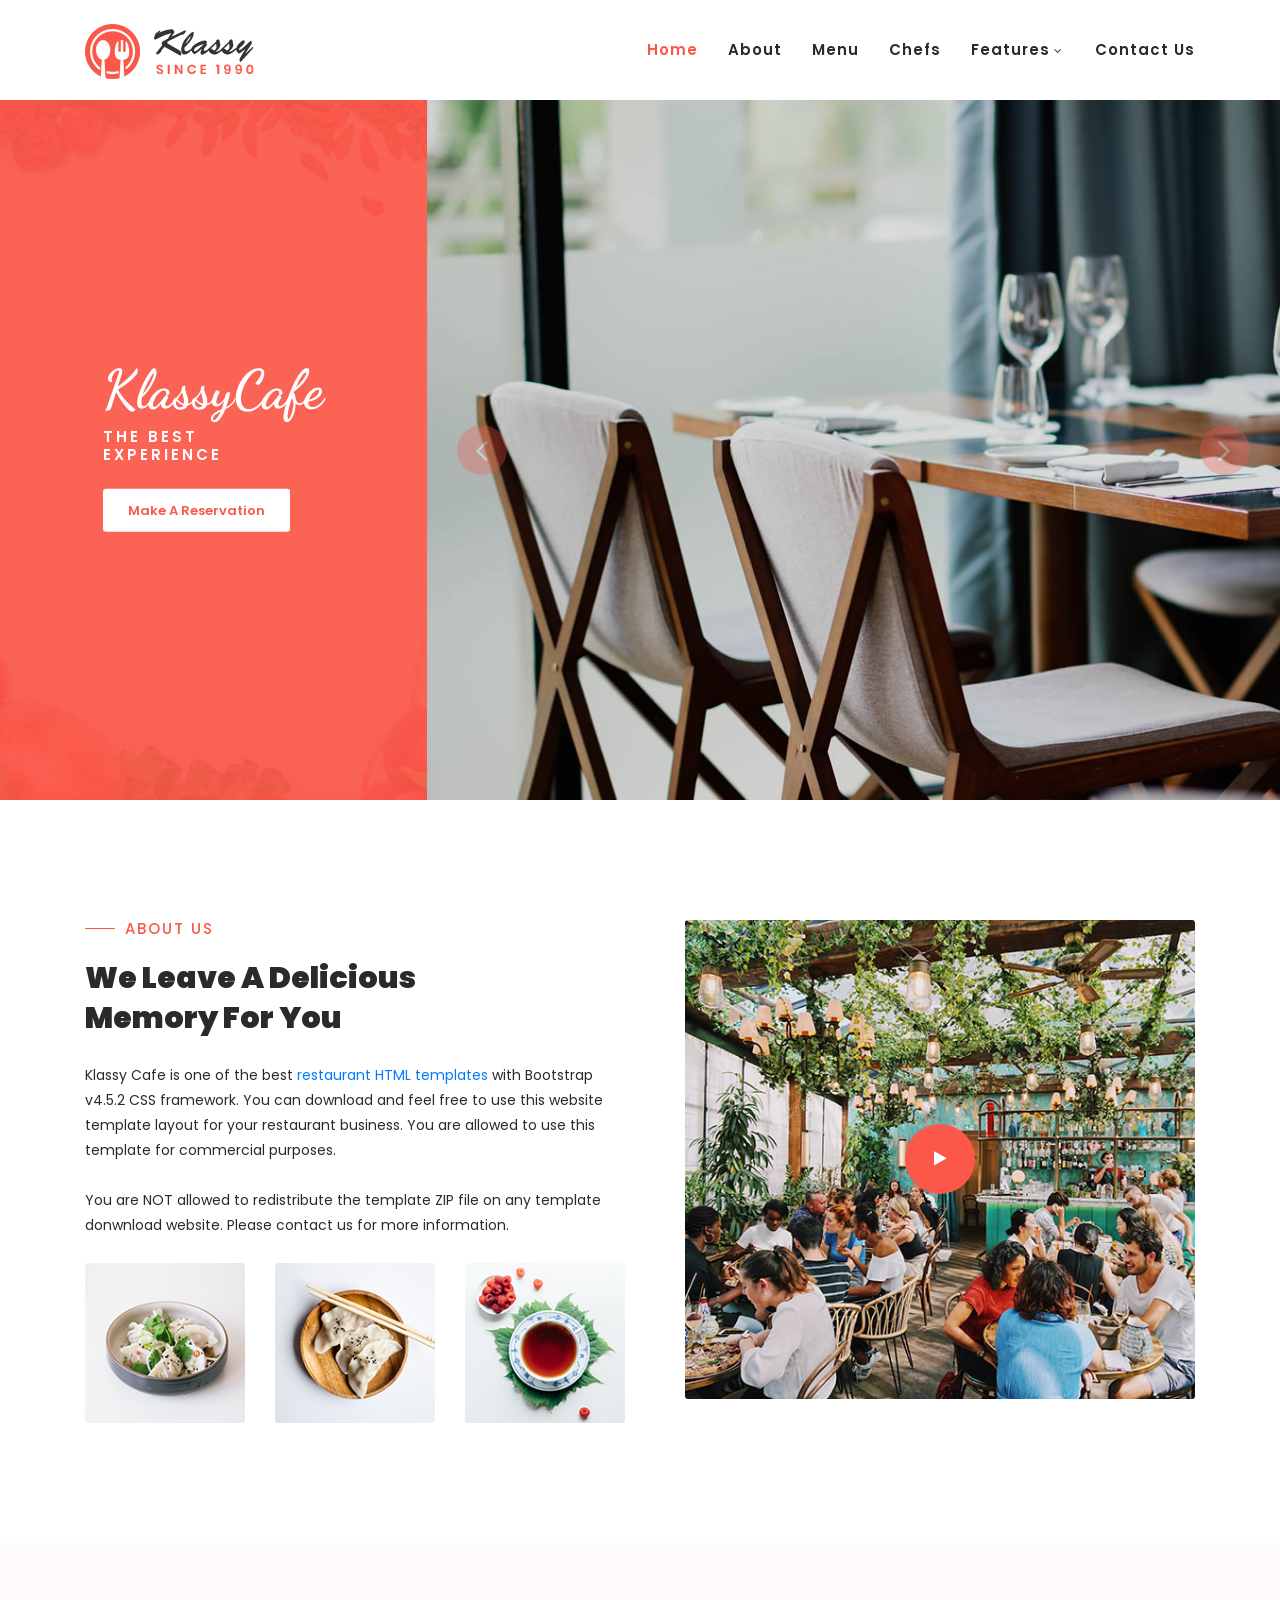
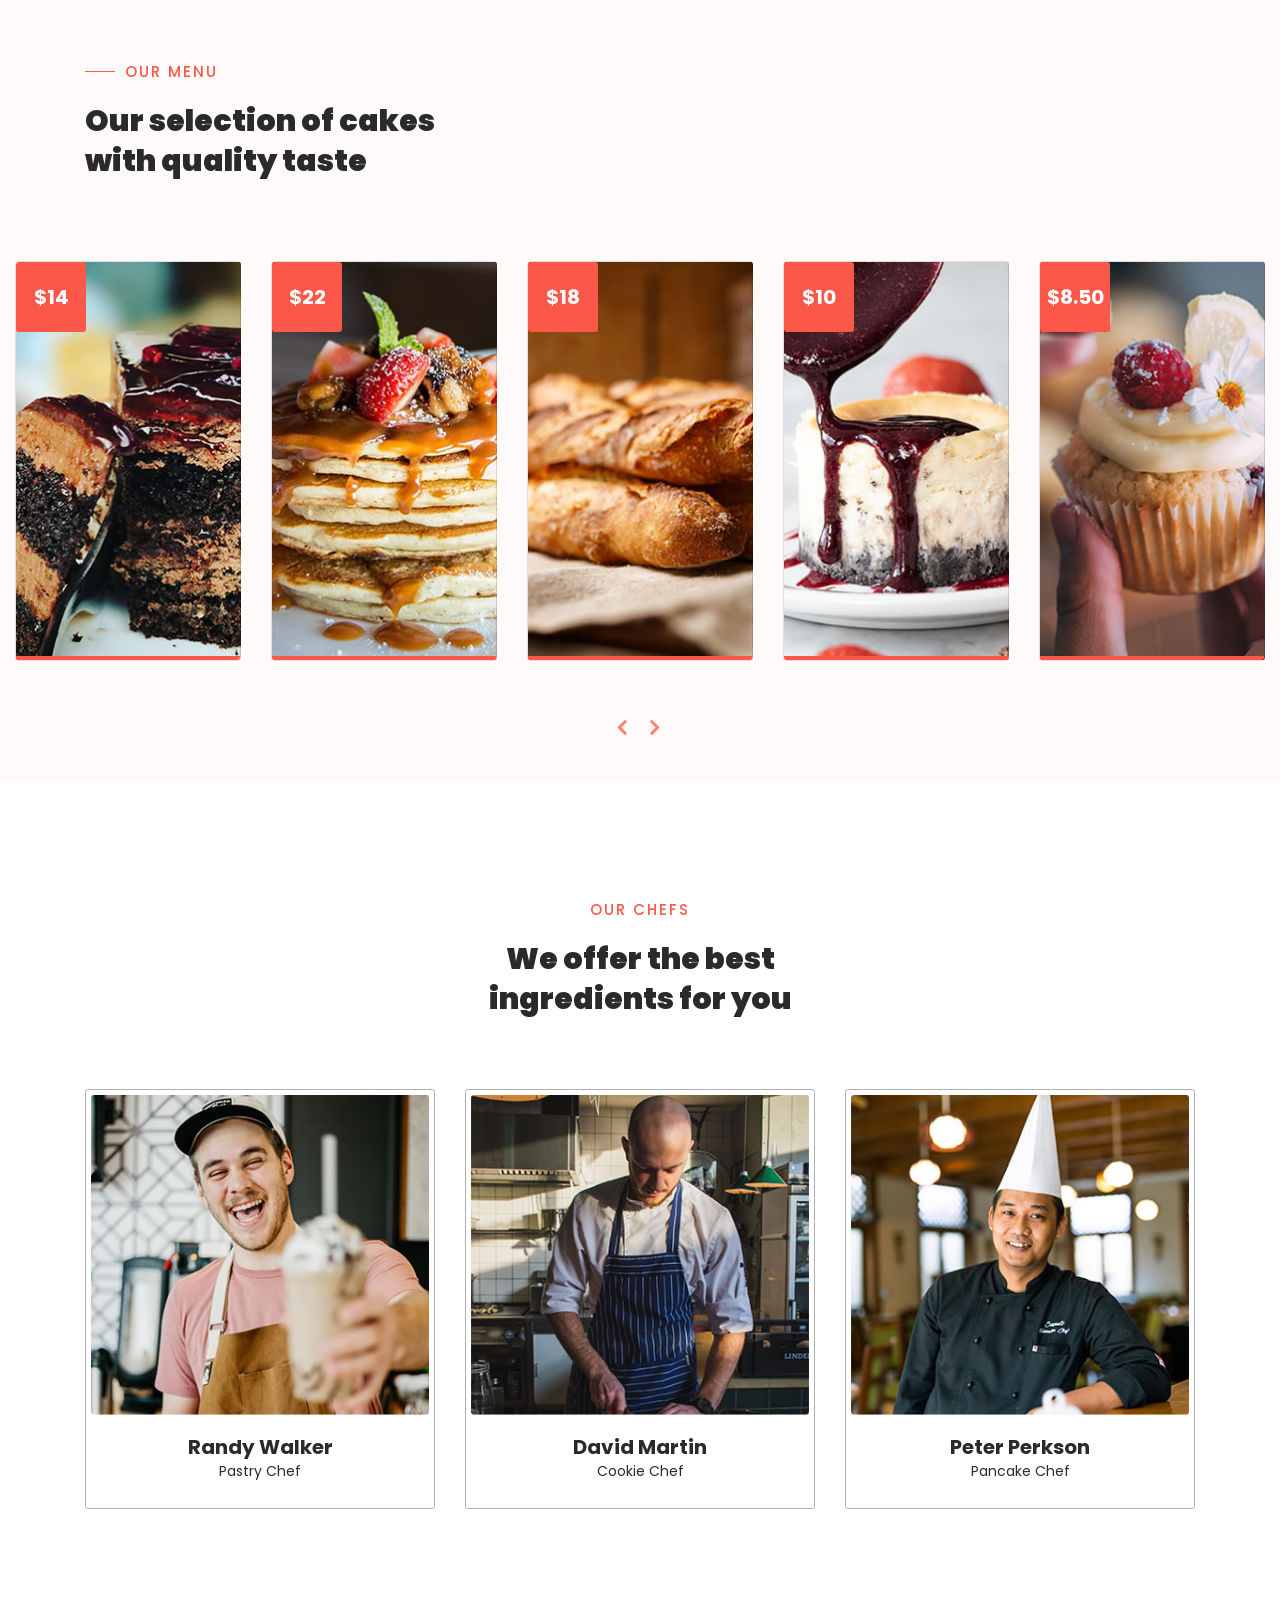
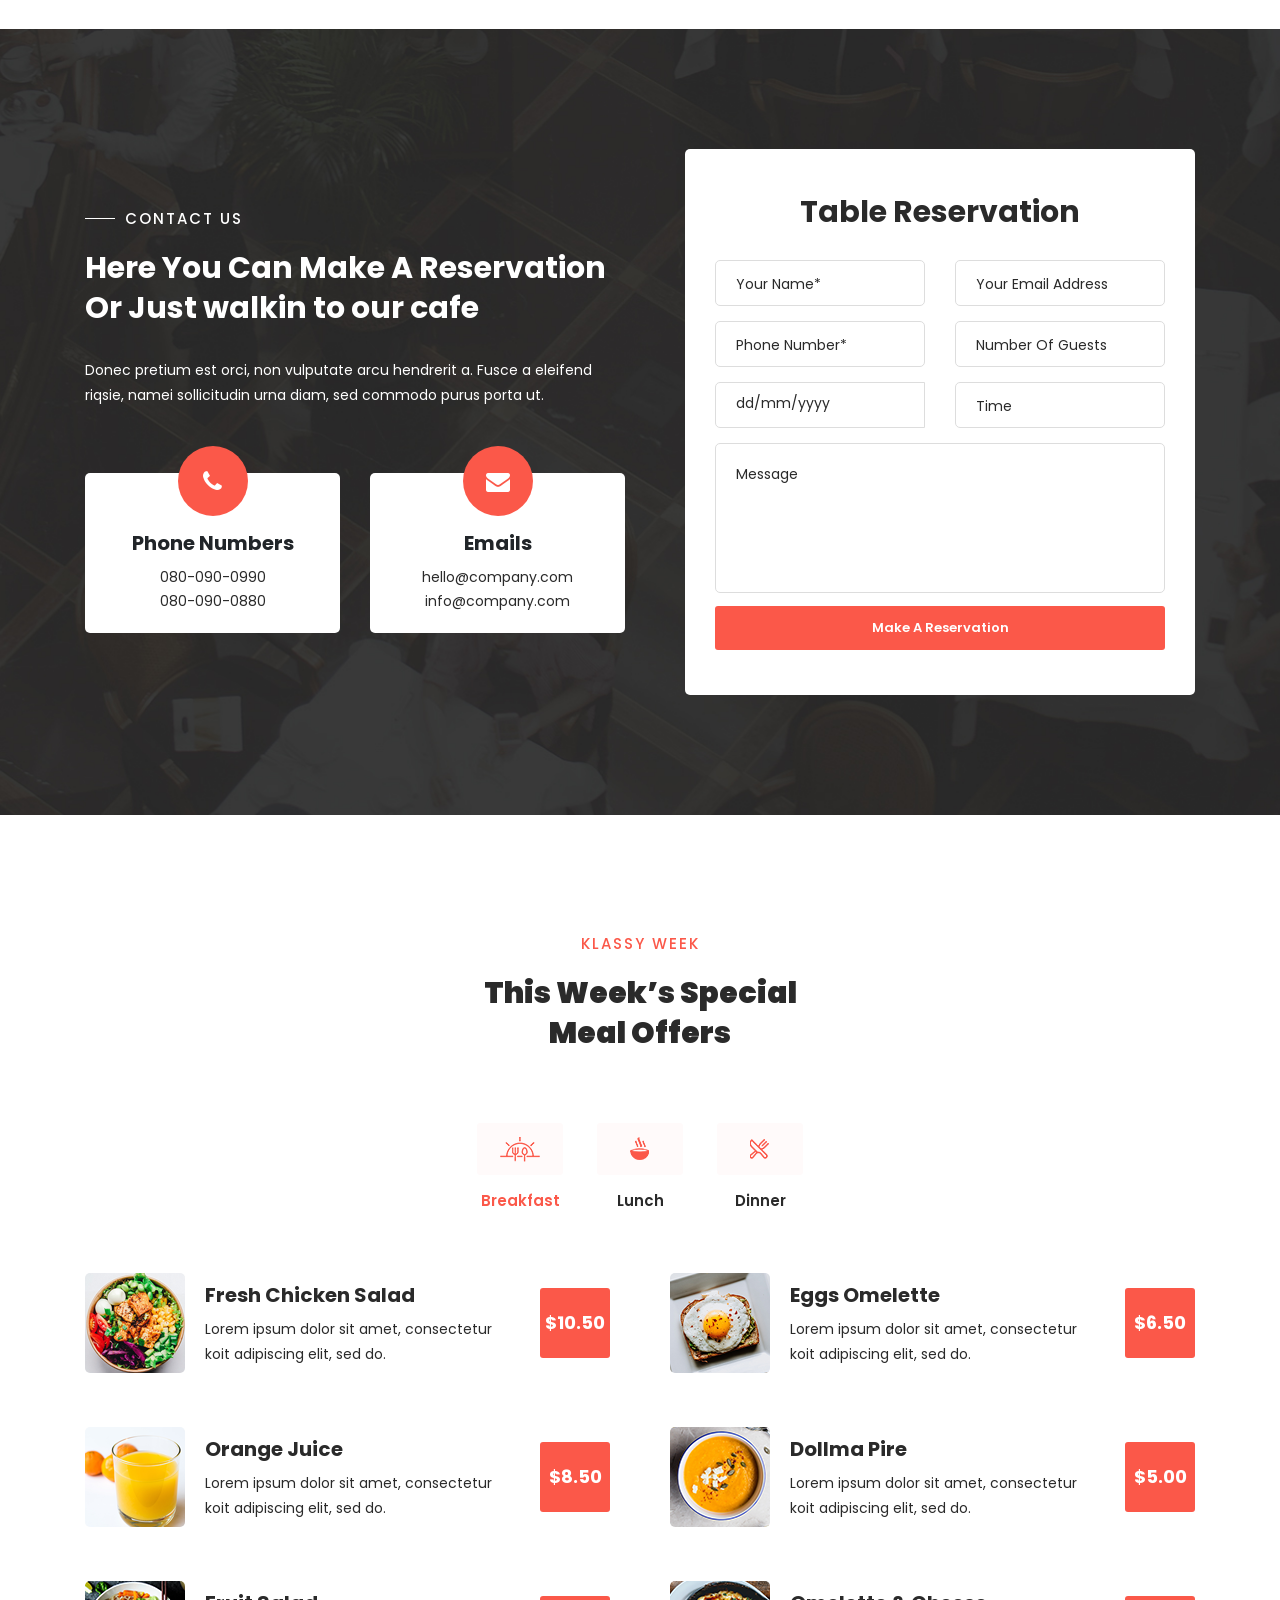
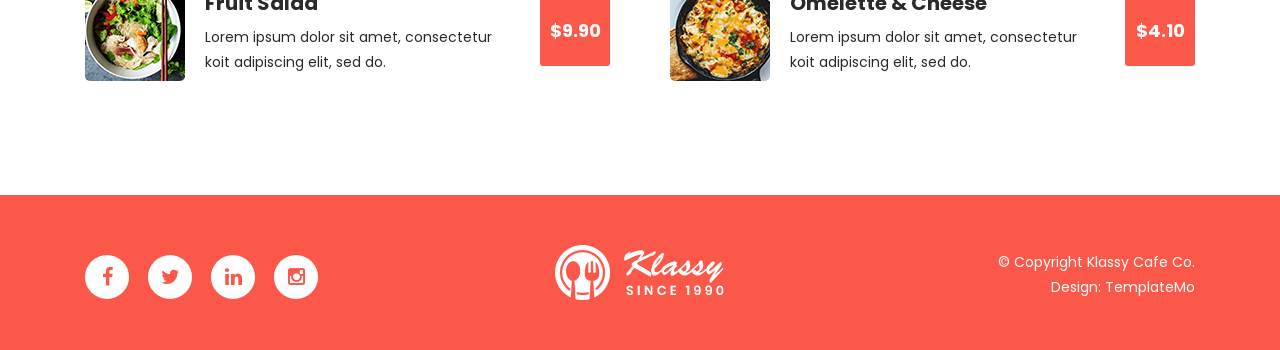
<file: Wisdom/index - Copy.html>
<!DOCTYPE html>
<html lang="en">

  <head>

    <meta charset="utf-8">
    <meta name="viewport" content="width=device-width, initial-scale=1, shrink-to-fit=no">
    <meta name="description" content="">
    <meta name="author" content="">
    <link href="https://fonts.googleapis.com/css?family=Poppins:100,200,300,400,500,600,700,800,900&display=swap" rel="stylesheet">
    <link href="https://fonts.googleapis.com/css2?family=Dancing+Script:wght@400;500;600;700&display=swap" rel="stylesheet">

    <title>Klassy Cafe - Restaurant HTML Template</title>
<!--
    
TemplateMo 558 Klassy Cafe

https://templatemo.com/tm-558-klassy-cafe

-->
    <!-- Additional CSS Files -->
    <link rel="stylesheet" type="text/css" href="assets/css/bootstrap.min.css">

    <link rel="stylesheet" type="text/css" href="assets/css/font-awesome.css">

    <link rel="stylesheet" href="assets/css/templatemo-klassy-cafe.css">

    <link rel="stylesheet" href="assets/css/owl-carousel.css">

    <link rel="stylesheet" href="assets/css/lightbox.css">

    </head>
    
    <body>
    
    <!-- ***** Preloader Start ***** -->
    <div id="preloader">
        <div class="jumper">
            <div></div>
            <div></div>
            <div></div>
        </div>
    </div>  
    <!-- ***** Preloader End ***** -->
    
    
    <!-- ***** Header Area Start ***** -->
    <header class="header-area header-sticky">
        <div class="container">
            <div class="row">
                <div class="col-12">
                    <nav class="main-nav">
                        <!-- ***** Logo Start ***** -->
                        <a href="index.html" class="logo">
                            <img src="assets/images/klassy-logo.png" align="klassy cafe html template">
                        </a>
                        <!-- ***** Logo End ***** -->
                        <!-- ***** Menu Start ***** -->
                        <ul class="nav">
                            <li class="scroll-to-section"><a href="#top" class="active">Home</a></li>
                            <li class="scroll-to-section"><a href="#about">About</a></li>
                           	
                        <!-- 
                            <li class="submenu">
                                <a href="javascript:;">Drop Down</a>
                                <ul>
                                    <li><a href="#">Drop Down Page 1</a></li>
                                    <li><a href="#">Drop Down Page 2</a></li>
                                    <li><a href="#">Drop Down Page 3</a></li>
                                </ul>
                            </li>
                        -->
                            <li class="scroll-to-section"><a href="#menu">Menu</a></li>
                            <li class="scroll-to-section"><a href="#chefs">Chefs</a></li> 
                            <li class="submenu">
                                <a href="javascript:;">Features</a>
                                <ul>
                                    <li><a href="#">Features Page 1</a></li>
                                    <li><a href="#">Features Page 2</a></li>
                                    <li><a href="#">Features Page 3</a></li>
                                    <li><a href="#">Features Page 4</a></li>
                                </ul>
                            </li>
                            <!-- <li class=""><a rel="sponsored" href="https://templatemo.com" target="_blank">External URL</a></li> -->
                            <li class="scroll-to-section"><a href="#reservation">Contact Us</a></li> 
                        </ul>        
                        <a class='menu-trigger'>
                            <span>Menu</span>
                        </a>
                        <!-- ***** Menu End ***** -->
                    </nav>
                </div>
            </div>
        </div>
    </header>
    <!-- ***** Header Area End ***** -->

    <!-- ***** Main Banner Area Start ***** -->
    <div id="top">
        <div class="container-fluid">
            <div class="row">
                <div class="col-lg-4">
                    <div class="left-content">
                        <div class="inner-content">
                            <h4>KlassyCafe</h4>
                            <h6>THE BEST EXPERIENCE</h6>
                            <div class="main-white-button scroll-to-section">
                                <a href="#reservation">Make A Reservation</a>
                            </div>
                        </div>
                    </div>
                </div>
                <div class="col-lg-8">
                    <div class="main-banner header-text">
                        <div class="Modern-Slider">
                          <!-- Item -->
                          <div class="item">
                            <div class="img-fill">
                                <img src="assets/images/slide-01.jpg" alt="">
                            </div>
                          </div>
                          <!-- // Item -->
                          <!-- Item -->
                          <div class="item">
                            <div class="img-fill">
                                <img src="assets/images/slide-02.jpg" alt="">
                            </div>
                          </div>
                          <!-- // Item -->
                          <!-- Item -->
                          <div class="item">
                            <div class="img-fill">
                                <img src="assets/images/slide-03.jpg" alt="">
                            </div>
                          </div>
                          <!-- // Item -->
                        </div>
                    </div>
                </div>
            </div>
        </div>
    </div>
    <!-- ***** Main Banner Area End ***** -->

    <!-- ***** About Area Starts ***** -->
    <section class="section" id="about">
        <div class="container">
            <div class="row">
                <div class="col-lg-6 col-md-6 col-xs-12">
                    <div class="left-text-content">
                        <div class="section-heading">
                            <h6>About Us</h6>
                            <h2>We Leave A Delicious Memory For You</h2>
                        </div>
                        <p>Klassy Cafe is one of the best <a href="https://templatemo.com/tag/restaurant" target="_blank" rel="sponsored">restaurant HTML templates</a> with Bootstrap v4.5.2 CSS framework. You can download and feel free to use this website template layout for your restaurant business. You are allowed to use this template for commercial purposes. <br><br>You are NOT allowed to redistribute the template ZIP file on any template donwnload website. Please contact us for more information.</p>
                        <div class="row">
                            <div class="col-4">
                                <img src="assets/images/about-thumb-01.jpg" alt="">
                            </div>
                            <div class="col-4">
                                <img src="assets/images/about-thumb-02.jpg" alt="">
                            </div>
                            <div class="col-4">
                                <img src="assets/images/about-thumb-03.jpg" alt="">
                            </div>
                        </div>
                    </div>
                </div>
                <div class="col-lg-6 col-md-6 col-xs-12">
                    <div class="right-content">
                        <div class="thumb">
                            <a rel="nofollow" href="http://youtube.com"><i class="fa fa-play"></i></a>
                            <img src="assets/images/about-video-bg.jpg" alt="">
                        </div>
                    </div>
                </div>
            </div>
        </div>
    </section>
    <!-- ***** About Area Ends ***** -->

    <!-- ***** Menu Area Starts ***** -->
    <section class="section" id="menu">
        <div class="container">
            <div class="row">
                <div class="col-lg-4">
                    <div class="section-heading">
                        <h6>Our Menu</h6>
                        <h2>Our selection of cakes with quality taste</h2>
                    </div>
                </div>
            </div>
        </div>
        <div class="menu-item-carousel">
            <div class="col-lg-12">
                <div class="owl-menu-item owl-carousel">
                    <div class="item">
                        <div class='card card1'>
                            <div class="price"><h6>$14</h6></div>
                            <div class='info'>
                              <h1 class='title'>Chocolate Cake</h1>
                              <p class='description'>Lorem ipsum dolor sit amet, consectetur adipiscing elit, sedii do eiusmod teme.</p>
                              <div class="main-text-button">
                                  <div class="scroll-to-section"><a href="#reservation">Make Reservation <i class="fa fa-angle-down"></i></a></div>
                              </div>
                            </div>
                        </div>
                    </div>
                    <div class="item">
                        <div class='card card2'>
                            <div class="price"><h6>$22</h6></div>
                            <div class='info'>
                              <h1 class='title'>Klassy Pancake</h1>
                              <p class='description'>Lorem ipsum dolor sit amet, consectetur adipiscing elit, sedii do eiusmod teme.</p>
                              <div class="main-text-button">
                                  <div class="scroll-to-section"><a href="#reservation">Make Reservation <i class="fa fa-angle-down"></i></a></div>
                              </div>
                            </div>
                        </div>
                    </div>
                    <div class="item">
                        <div class='card card3'>
                            <div class="price"><h6>$18</h6></div>
                            <div class='info'>
                              <h1 class='title'>Tall Klassy Bread</h1>
                              <p class='description'>Lorem ipsum dolor sit amet, consectetur adipiscing elit, sedii do eiusmod teme.</p>
                              <div class="main-text-button">
                                  <div class="scroll-to-section"><a href="#reservation">Make Reservation <i class="fa fa-angle-down"></i></a></div>
                              </div>
                            </div>
                        </div>
                    </div>
                    <div class="item">
                        <div class='card card4'>
                            <div class="price"><h6>$10</h6></div>
                            <div class='info'>
                              <h1 class='title'>Blueberry CheeseCake</h1>
                              <p class='description'>Lorem ipsum dolor sit amet, consectetur adipiscing elit, sedii do eiusmod teme.</p>
                              <div class="main-text-button">
                                  <div class="scroll-to-section"><a href="#reservation">Make Reservation <i class="fa fa-angle-down"></i></a></div>
                              </div>
                            </div>
                        </div>
                    </div>
                    <div class="item">
                        <div class='card card5'>
                            <div class="price"><h6>$8.50</h6></div>
                            <div class='info'>
                              <h1 class='title'>Klassy Cup Cake</h1>
                              <p class='description'>Lorem ipsum dolor sit amet, consectetur adipiscing elit, sedii do eiusmod teme.</p>
                              <div class="main-text-button">
                                  <div class="scroll-to-section"><a href="#reservation">Make Reservation <i class="fa fa-angle-down"></i></a></div>
                              </div>
                            </div>
                        </div>
                    </div>
                    <div class="item">
                        <div class='card card3'>
                            <div class="price"><h6>$7.25</h6></div>
                            <div class='info'>
                              <h1 class='title'>Klassic Cake</h1>
                              <p class='description'>Lorem ipsum dolor sit amet, consectetur adipiscing elit, sedii do eiusmod teme.</p>
                              <div class="main-text-button">
                                  <div class="scroll-to-section"><a href="#reservation">Make Reservation <i class="fa fa-angle-down"></i></a></div>
                              </div>
                            </div>
                        </div>
                    </div>
                </div>
            </div>
        </div>
    </section>
    <!-- ***** Menu Area Ends ***** -->

    <!-- ***** Chefs Area Starts ***** -->
    <section class="section" id="chefs">
        <div class="container">
            <div class="row">
                <div class="col-lg-4 offset-lg-4 text-center">
                    <div class="section-heading">
                        <h6>Our Chefs</h6>
                        <h2>We offer the best ingredients for you</h2>
                    </div>
                </div>
            </div>
            <div class="row">
                <div class="col-lg-4">
                    <div class="chef-item">
                        <div class="thumb">
                            <div class="overlay"></div>
                            <ul class="social-icons">
                                <li><a href="#"><i class="fa fa-facebook"></i></a></li>
                                <li><a href="#"><i class="fa fa-twitter"></i></a></li>
                                <li><a href="#"><i class="fa fa-instagram"></i></a></li>
                            </ul>
                            <img src="assets/images/chefs-01.jpg" alt="Chef #1">
                        </div>
                        <div class="down-content">
                            <h4>Randy Walker</h4>
                            <span>Pastry Chef</span>
                        </div>
                    </div>
                </div>
                <div class="col-lg-4">
                    <div class="chef-item">
                        <div class="thumb">
                            <div class="overlay"></div>
                            <ul class="social-icons">
                                <li><a href="#"><i class="fa fa-facebook"></i></a></li>
                                <li><a href="#"><i class="fa fa-twitter"></i></a></li>
                                <li><a href="#"><i class="fa fa-behance"></i></a></li>
                            </ul>
                            <img src="assets/images/chefs-02.jpg" alt="Chef #2">
                        </div>
                        <div class="down-content">
                            <h4>David Martin</h4>
                            <span>Cookie Chef</span>
                        </div>
                    </div>
                </div>
                <div class="col-lg-4">
                    <div class="chef-item">
                        <div class="thumb">
                            <div class="overlay"></div>
                            <ul class="social-icons">
                                <li><a href="#"><i class="fa fa-facebook"></i></a></li>
                                <li><a href="#"><i class="fa fa-twitter"></i></a></li>
                                <li><a href="#"><i class="fa fa-google"></i></a></li>
                            </ul>
                            <img src="assets/images/chefs-03.jpg" alt="Chef #3">
                        </div>
                        <div class="down-content">
                            <h4>Peter Perkson</h4>
                            <span>Pancake Chef</span>
                        </div>
                    </div>
                </div>
            </div>
        </div>
    </section>
    <!-- ***** Chefs Area Ends ***** -->

    <!-- ***** Reservation Us Area Starts ***** -->
    <section class="section" id="reservation">
        <div class="container">
            <div class="row">
                <div class="col-lg-6 align-self-center">
                    <div class="left-text-content">
                        <div class="section-heading">
                            <h6>Contact Us</h6>
                            <h2>Here You Can Make A Reservation Or Just walkin to our cafe</h2>
                        </div>
                        <p>Donec pretium est orci, non vulputate arcu hendrerit a. Fusce a eleifend riqsie, namei sollicitudin urna diam, sed commodo purus porta ut.</p>
                        <div class="row">
                            <div class="col-lg-6">
                                <div class="phone">
                                    <i class="fa fa-phone"></i>
                                    <h4>Phone Numbers</h4>
                                    <span><a href="#">080-090-0990</a><br><a href="#">080-090-0880</a></span>
                                </div>
                            </div>
                            <div class="col-lg-6">
                                <div class="message">
                                    <i class="fa fa-envelope"></i>
                                    <h4>Emails</h4>
                                    <span><a href="#">hello@company.com</a><br><a href="#">info@company.com</a></span>
                                </div>
                            </div>
                        </div>
                    </div>
                </div>
                <div class="col-lg-6">
                    <div class="contact-form">
                        <form id="contact" action="" method="post">
                          <div class="row">
                            <div class="col-lg-12">
                                <h4>Table Reservation</h4>
                            </div>
                            <div class="col-lg-6 col-sm-12">
                              <fieldset>
                                <input name="name" type="text" id="name" placeholder="Your Name*" required="">
                              </fieldset>
                            </div>
                            <div class="col-lg-6 col-sm-12">
                              <fieldset>
                              <input name="email" type="text" id="email" pattern="[^ @]*@[^ @]*" placeholder="Your Email Address" required="">
                            </fieldset>
                            </div>
                            <div class="col-lg-6 col-sm-12">
                              <fieldset>
                                <input name="phone" type="text" id="phone" placeholder="Phone Number*" required="">
                              </fieldset>
                            </div>
                            <div class="col-md-6 col-sm-12">
                              <fieldset>
                                <select value="number-guests" name="number-guests" id="number-guests">
                                    <option value="number-guests">Number Of Guests</option>
                                    <option name="1" id="1">1</option>
                                    <option name="2" id="2">2</option>
                                    <option name="3" id="3">3</option>
                                    <option name="4" id="4">4</option>
                                    <option name="5" id="5">5</option>
                                    <option name="6" id="6">6</option>
                                    <option name="7" id="7">7</option>
                                    <option name="8" id="8">8</option>
                                    <option name="9" id="9">9</option>
                                    <option name="10" id="10">10</option>
                                    <option name="11" id="11">11</option>
                                    <option name="12" id="12">12</option>
                                </select>
                              </fieldset>
                            </div>
                            <div class="col-lg-6">
                                <div id="filterDate2">    
                                  <div class="input-group date" data-date-format="dd/mm/yyyy">
                                    <input  name="date" id="date" type="text" class="form-control" placeholder="dd/mm/yyyy">
                                    <div class="input-group-addon" >
                                      <span class="glyphicon glyphicon-th"></span>
                                    </div>
                                  </div>
                                </div>   
                            </div>
                            <div class="col-md-6 col-sm-12">
                              <fieldset>
                                <select value="time" name="time" id="time">
                                    <option value="time">Time</option>
                                    <option name="Breakfast" id="Breakfast">Breakfast</option>
                                    <option name="Lunch" id="Lunch">Lunch</option>
                                    <option name="Dinner" id="Dinner">Dinner</option>
                                </select>
                              </fieldset>
                            </div>
                            <div class="col-lg-12">
                              <fieldset>
                                <textarea name="message" rows="6" id="message" placeholder="Message" required=""></textarea>
                              </fieldset>
                            </div>
                            <div class="col-lg-12">
                              <fieldset>
                                <button type="submit" id="form-submit" class="main-button-icon">Make A Reservation</button>
                              </fieldset>
                            </div>
                          </div>
                        </form>
                    </div>
                </div>
            </div>
        </div>
    </section>
    <!-- ***** Reservation Area Ends ***** -->

    <!-- ***** Menu Area Starts ***** -->
    <section class="section" id="offers">
        <div class="container">
            <div class="row">
                <div class="col-lg-4 offset-lg-4 text-center">
                    <div class="section-heading">
                        <h6>Klassy Week</h6>
                        <h2>This Week’s Special Meal Offers</h2>
                    </div>
                </div>
            </div>
            <div class="row">
                <div class="col-lg-12">
                    <div class="row" id="tabs">
                        <div class="col-lg-12">
                            <div class="heading-tabs">
                                <div class="row">
                                    <div class="col-lg-6 offset-lg-3">
                                        <ul>
                                          <li><a href='#tabs-1'><img src="assets/images/tab-icon-01.png" alt="">Breakfast</a></li>
                                          <li><a href='#tabs-2'><img src="assets/images/tab-icon-02.png" alt="">Lunch</a></a></li>
                                          <li><a href='#tabs-3'><img src="assets/images/tab-icon-03.png" alt="">Dinner</a></a></li>
                                        </ul>
                                    </div>
                                </div>
                            </div>
                        </div>
                        <div class="col-lg-12">
                            <section class='tabs-content'>
                                <article id='tabs-1'>
                                    <div class="row">
                                        <div class="col-lg-6">
                                            <div class="row">
                                                <div class="left-list">
                                                    <div class="col-lg-12">
                                                        <div class="tab-item">
                                                            <img src="assets/images/tab-item-01.png" alt="">
                                                            <h4>Fresh Chicken Salad</h4>
                                                            <p>Lorem ipsum dolor sit amet, consectetur koit adipiscing elit, sed do.</p>
                                                            <div class="price">
                                                                <h6>$10.50</h6>
                                                            </div>
                                                        </div>
                                                    </div>
                                                    <div class="col-lg-12">
                                                        <div class="tab-item">
                                                            <img src="assets/images/tab-item-02.png" alt="">
                                                            <h4>Orange Juice</h4>
                                                            <p>Lorem ipsum dolor sit amet, consectetur koit adipiscing elit, sed do.</p>
                                                            <div class="price">
                                                                <h6>$8.50</h6>
                                                            </div>
                                                        </div>
                                                    </div>
                                                    <div class="col-lg-12">
                                                        <div class="tab-item">
                                                            <img src="assets/images/tab-item-03.png" alt="">
                                                            <h4>Fruit Salad</h4>
                                                            <p>Lorem ipsum dolor sit amet, consectetur koit adipiscing elit, sed do.</p>
                                                            <div class="price">
                                                                <h6>$9.90</h6>
                                                            </div>
                                                        </div>
                                                    </div>
                                                </div>
                                            </div>
                                        </div>
                                        <div class="col-lg-6">
                                            <div class="row">
                                                <div class="right-list">
                                                    <div class="col-lg-12">
                                                        <div class="tab-item">
                                                            <img src="assets/images/tab-item-04.png" alt="">
                                                            <h4>Eggs Omelette</h4>
                                                            <p>Lorem ipsum dolor sit amet, consectetur koit adipiscing elit, sed do.</p>
                                                            <div class="price">
                                                                <h6>$6.50</h6>
                                                            </div>
                                                        </div>
                                                    </div>
                                                    <div class="col-lg-12">
                                                        <div class="tab-item">
                                                            <img src="assets/images/tab-item-05.png" alt="">
                                                            <h4>Dollma Pire</h4>
                                                            <p>Lorem ipsum dolor sit amet, consectetur koit adipiscing elit, sed do.</p>
                                                            <div class="price">
                                                                <h6>$5.00</h6>
                                                            </div>
                                                        </div>
                                                    </div>
                                                    <div class="col-lg-12">
                                                        <div class="tab-item">
                                                            <img src="assets/images/tab-item-06.png" alt="">
                                                            <h4>Omelette & Cheese</h4>
                                                            <p>Lorem ipsum dolor sit amet, consectetur koit adipiscing elit, sed do.</p>
                                                            <div class="price">
                                                                <h6>$4.10</h6>
                                                            </div>
                                                        </div>
                                                    </div>
                                                </div>
                                            </div>
                                        </div>
                                    </div>
                                </article>  
                                <article id='tabs-2'>
                                    <div class="row">
                                        <div class="col-lg-6">
                                            <div class="row">
                                                <div class="left-list">
                                                    <div class="col-lg-12">
                                                        <div class="tab-item">
                                                            <img src="assets/images/tab-item-04.png" alt="">
                                                            <h4>Eggs Omelette</h4>
                                                            <p>Lorem ipsum dolor sit amet, consectetur koit adipiscing elit, sed do.</p>
                                                            <div class="price">
                                                                <h6>$14</h6>
                                                            </div>
                                                        </div>
                                                    </div>
                                                    <div class="col-lg-12">
                                                        <div class="tab-item">
                                                            <img src="assets/images/tab-item-05.png" alt="">
                                                            <h4>Dollma Pire</h4>
                                                            <p>Lorem ipsum dolor sit amet, consectetur koit adipiscing elit, sed do.</p>
                                                            <div class="price">
                                                                <h6>$18</h6>
                                                            </div>
                                                        </div>
                                                    </div>
                                                    <div class="col-lg-12">
                                                        <div class="tab-item">
                                                            <img src="assets/images/tab-item-06.png" alt="">
                                                            <h4>Omelette & Cheese</h4>
                                                            <p>Lorem ipsum dolor sit amet, consectetur koit adipiscing elit, sed do.</p>
                                                            <div class="price">
                                                                <h6>$22</h6>
                                                            </div>
                                                        </div>
                                                    </div>
                                                </div>
                                            </div>
                                        </div>
                                        <div class="col-lg-6">
                                            <div class="row">
                                                <div class="right-list">
                                                    <div class="col-lg-12">
                                                        <div class="tab-item">
                                                            <img src="assets/images/tab-item-01.png" alt="">
                                                            <h4>Fresh Chicken Salad</h4>
                                                            <p>Lorem ipsum dolor sit amet, consectetur koit adipiscing elit, sed do.</p>
                                                            <div class="price">
                                                                <h6>$10</h6>
                                                            </div>
                                                        </div>
                                                    </div>
                                                    <div class="col-lg-12">
                                                        <div class="tab-item">
                                                            <img src="assets/images/tab-item-02.png" alt="">
                                                            <h4>Orange Juice</h4>
                                                            <p>Lorem ipsum dolor sit amet, consectetur koit adipiscing elit, sed do.</p>
                                                            <div class="price">
                                                                <h6>$20</h6>
                                                            </div>
                                                        </div>
                                                    </div>
                                                    <div class="col-lg-12">
                                                        <div class="tab-item">
                                                            <img src="assets/images/tab-item-03.png" alt="">
                                                            <h4>Fruit Salad</h4>
                                                            <p>Lorem ipsum dolor sit amet, consectetur koit adipiscing elit, sed do.</p>
                                                            <div class="price">
                                                                <h6>$30</h6>
                                                            </div>
                                                        </div>
                                                    </div>
                                                </div>
                                            </div>
                                        </div>
                                    </div>
                                </article>  
                                <article id='tabs-3'>
                                    <div class="row">
                                        <div class="col-lg-6">
                                            <div class="row">
                                                <div class="left-list">
                                                    <div class="col-lg-12">
                                                        <div class="tab-item">
                                                            <img src="assets/images/tab-item-05.png" alt="">
                                                            <h4>Eggs Omelette</h4>
                                                            <p>Lorem ipsum dolor sit amet, consectetur koit adipiscing elit, sed do.</p>
                                                            <div class="price">
                                                                <h6>$14</h6>
                                                            </div>
                                                        </div>
                                                    </div>
                                                    <div class="col-lg-12">
                                                        <div class="tab-item">
                                                            <img src="assets/images/tab-item-03.png" alt="">
                                                            <h4>Orange Juice</h4>
                                                            <p>Lorem ipsum dolor sit amet, consectetur koit adipiscing elit, sed do.</p>
                                                            <div class="price">
                                                                <h6>$18</h6>
                                                            </div>
                                                        </div>
                                                    </div>
                                                    <div class="col-lg-12">
                                                        <div class="tab-item">
                                                            <img src="assets/images/tab-item-02.png" alt="">
                                                            <h4>Fruit Salad</h4>
                                                            <p>Lorem ipsum dolor sit amet, consectetur koit adipiscing elit, sed do.</p>
                                                            <div class="price">
                                                                <h6>$10</h6>
                                                            </div>
                                                        </div>
                                                    </div>
                                                </div>
                                            </div>
                                        </div>
                                        <div class="col-lg-6">
                                            <div class="row">
                                                <div class="right-list">
                                                    <div class="col-lg-12">
                                                        <div class="tab-item">
                                                            <img src="assets/images/tab-item-06.png" alt="">
                                                            <h4>Fresh Chicken Salad</h4>
                                                            <p>Lorem ipsum dolor sit amet, consectetur koit adipiscing elit, sed do.</p>
                                                            <div class="price">
                                                                <h6>$8.50</h6>
                                                            </div>
                                                        </div>
                                                    </div>
                                                    <div class="col-lg-12">
                                                        <div class="tab-item">
                                                            <img src="assets/images/tab-item-01.png" alt="">
                                                            <h4>Dollma Pire</h4>
                                                            <p>Lorem ipsum dolor sit amet, consectetur koit adipiscing elit, sed do.</p>
                                                            <div class="price">
                                                                <h6>$9</h6>
                                                            </div>
                                                        </div>
                                                    </div>
                                                    <div class="col-lg-12">
                                                        <div class="tab-item">
                                                            <img src="assets/images/tab-item-04.png" alt="">
                                                            <h4>Omelette & Cheese</h4>
                                                            <p>Lorem ipsum dolor sit amet, consectetur koit adipiscing elit, sed do.</p>
                                                            <div class="price">
                                                                <h6>$11</h6>
                                                            </div>
                                                        </div>
                                                    </div>
                                                </div>
                                            </div>
                                        </div>
                                    </div>
                                </article>   
                            </section>
                        </div>
                    </div>
                </div>
            </div>
        </div>
    </section>
    <!-- ***** Chefs Area Ends ***** --> 
    
    <!-- ***** Footer Start ***** -->
    <footer>
        <div class="container">
            <div class="row">
                <div class="col-lg-4 col-xs-12">
                    <div class="right-text-content">
                            <ul class="social-icons">
                                <li><a href="#"><i class="fa fa-facebook"></i></a></li>
                                <li><a href="#"><i class="fa fa-twitter"></i></a></li>
                                <li><a href="#"><i class="fa fa-linkedin"></i></a></li>
                                <li><a href="#"><i class="fa fa-instagram"></i></a></li>
                            </ul>
                    </div>
                </div>
                <div class="col-lg-4">
                    <div class="logo">
                        <a href="index.html"><img src="assets/images/white-logo.png" alt=""></a>
                    </div>
                </div>
                <div class="col-lg-4 col-xs-12">
                    <div class="left-text-content">
                        <p>© Copyright Klassy Cafe Co.
                        
                        <br>Design: TemplateMo</p>
                    </div>
                </div>
            </div>
        </div>
    </footer>

    <!-- jQuery -->
    <script src="assets/js/jquery-2.1.0.min.js"></script>

    <!-- Bootstrap -->
    <script src="assets/js/popper.js"></script>
    <script src="assets/js/bootstrap.min.js"></script>

    <!-- Plugins -->
    <script src="assets/js/owl-carousel.js"></script>
    <script src="assets/js/accordions.js"></script>
    <script src="assets/js/datepicker.js"></script>
    <script src="assets/js/scrollreveal.min.js"></script>
    <script src="assets/js/waypoints.min.js"></script>
    <script src="assets/js/jquery.counterup.min.js"></script>
    <script src="assets/js/imgfix.min.js"></script> 
    <script src="assets/js/slick.js"></script> 
    <script src="assets/js/lightbox.js"></script> 
    <script src="assets/js/isotope.js"></script> 
    
    <!-- Global Init -->
    <script src="assets/js/custom.js"></script>
    <script>

        $(function() {
            var selectedClass = "";
            $("p").click(function(){
            selectedClass = $(this).attr("data-rel");
            $("#portfolio").fadeTo(50, 0.1);
                $("#portfolio div").not("."+selectedClass).fadeOut();
            setTimeout(function() {
              $("."+selectedClass).fadeIn();
              $("#portfolio").fadeTo(50, 1);
            }, 500);
                
            });
        });

    </script>
  </body>
</html>
</file>
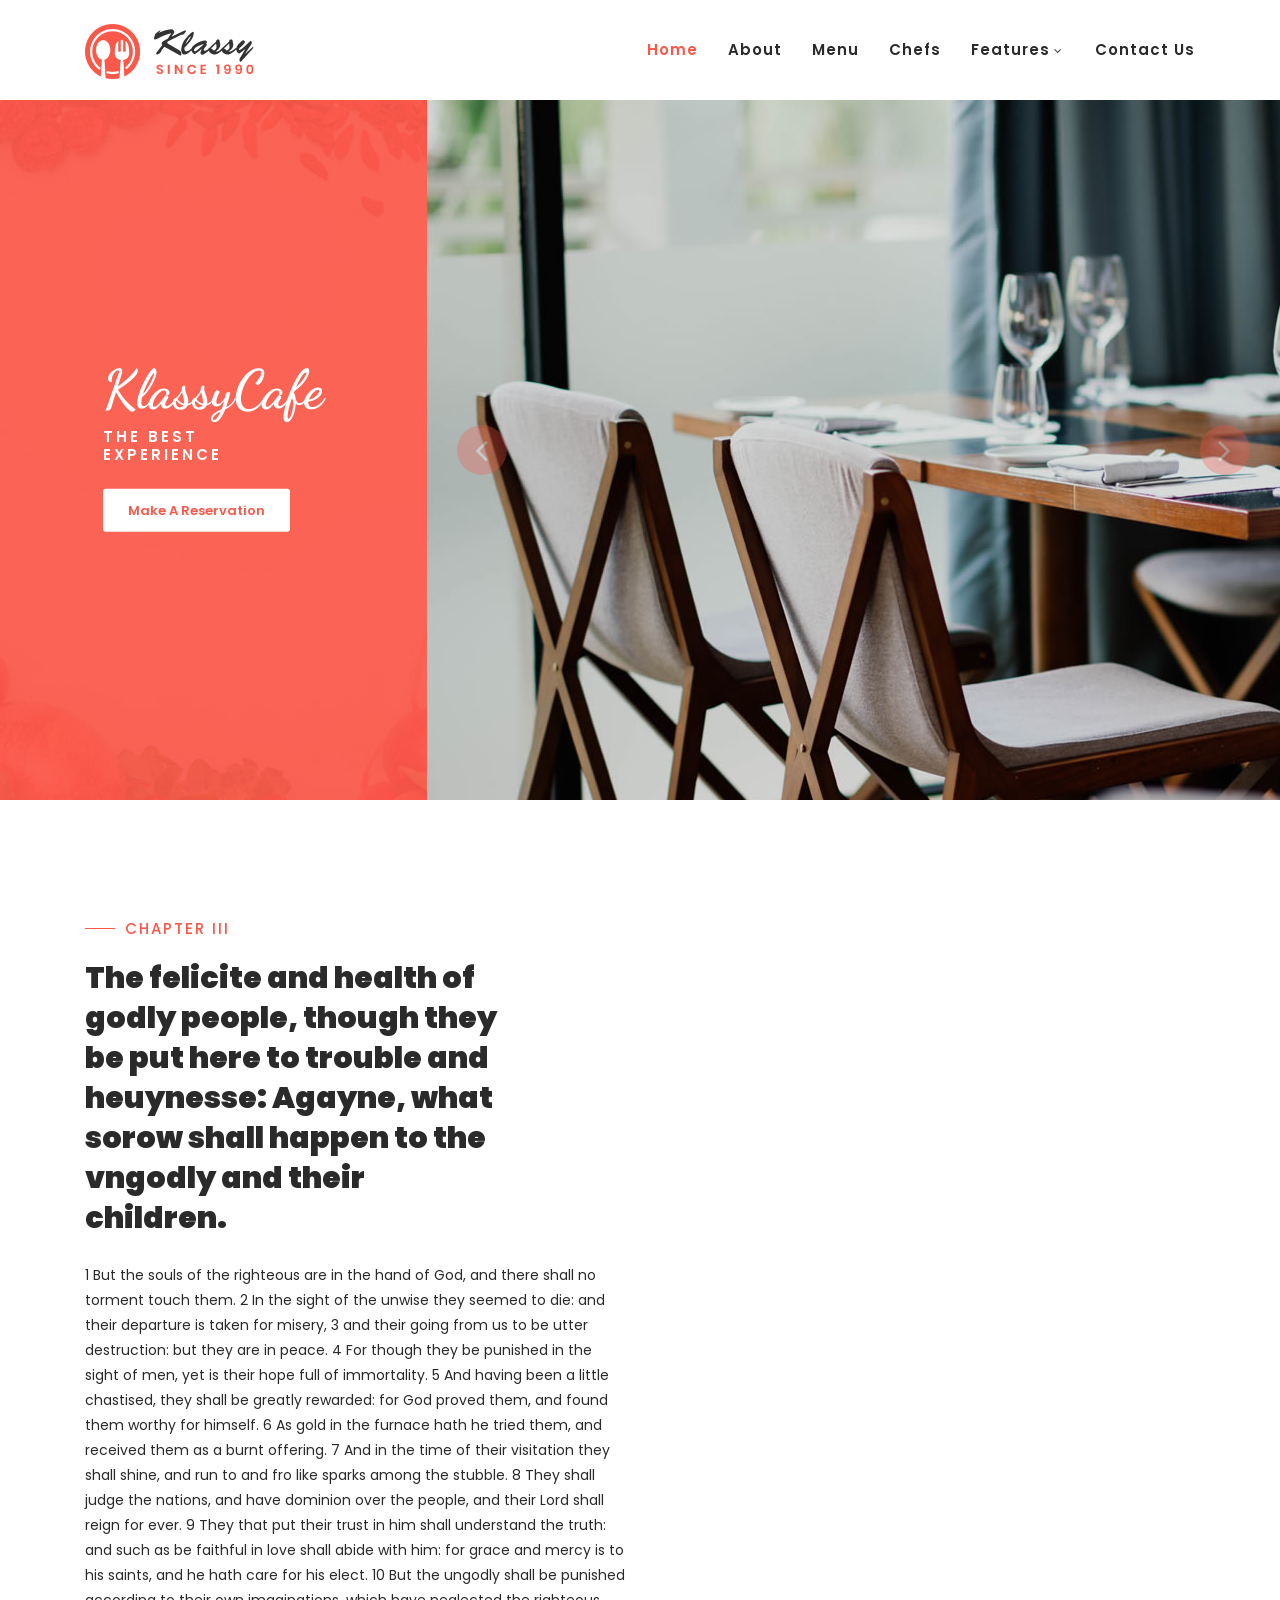
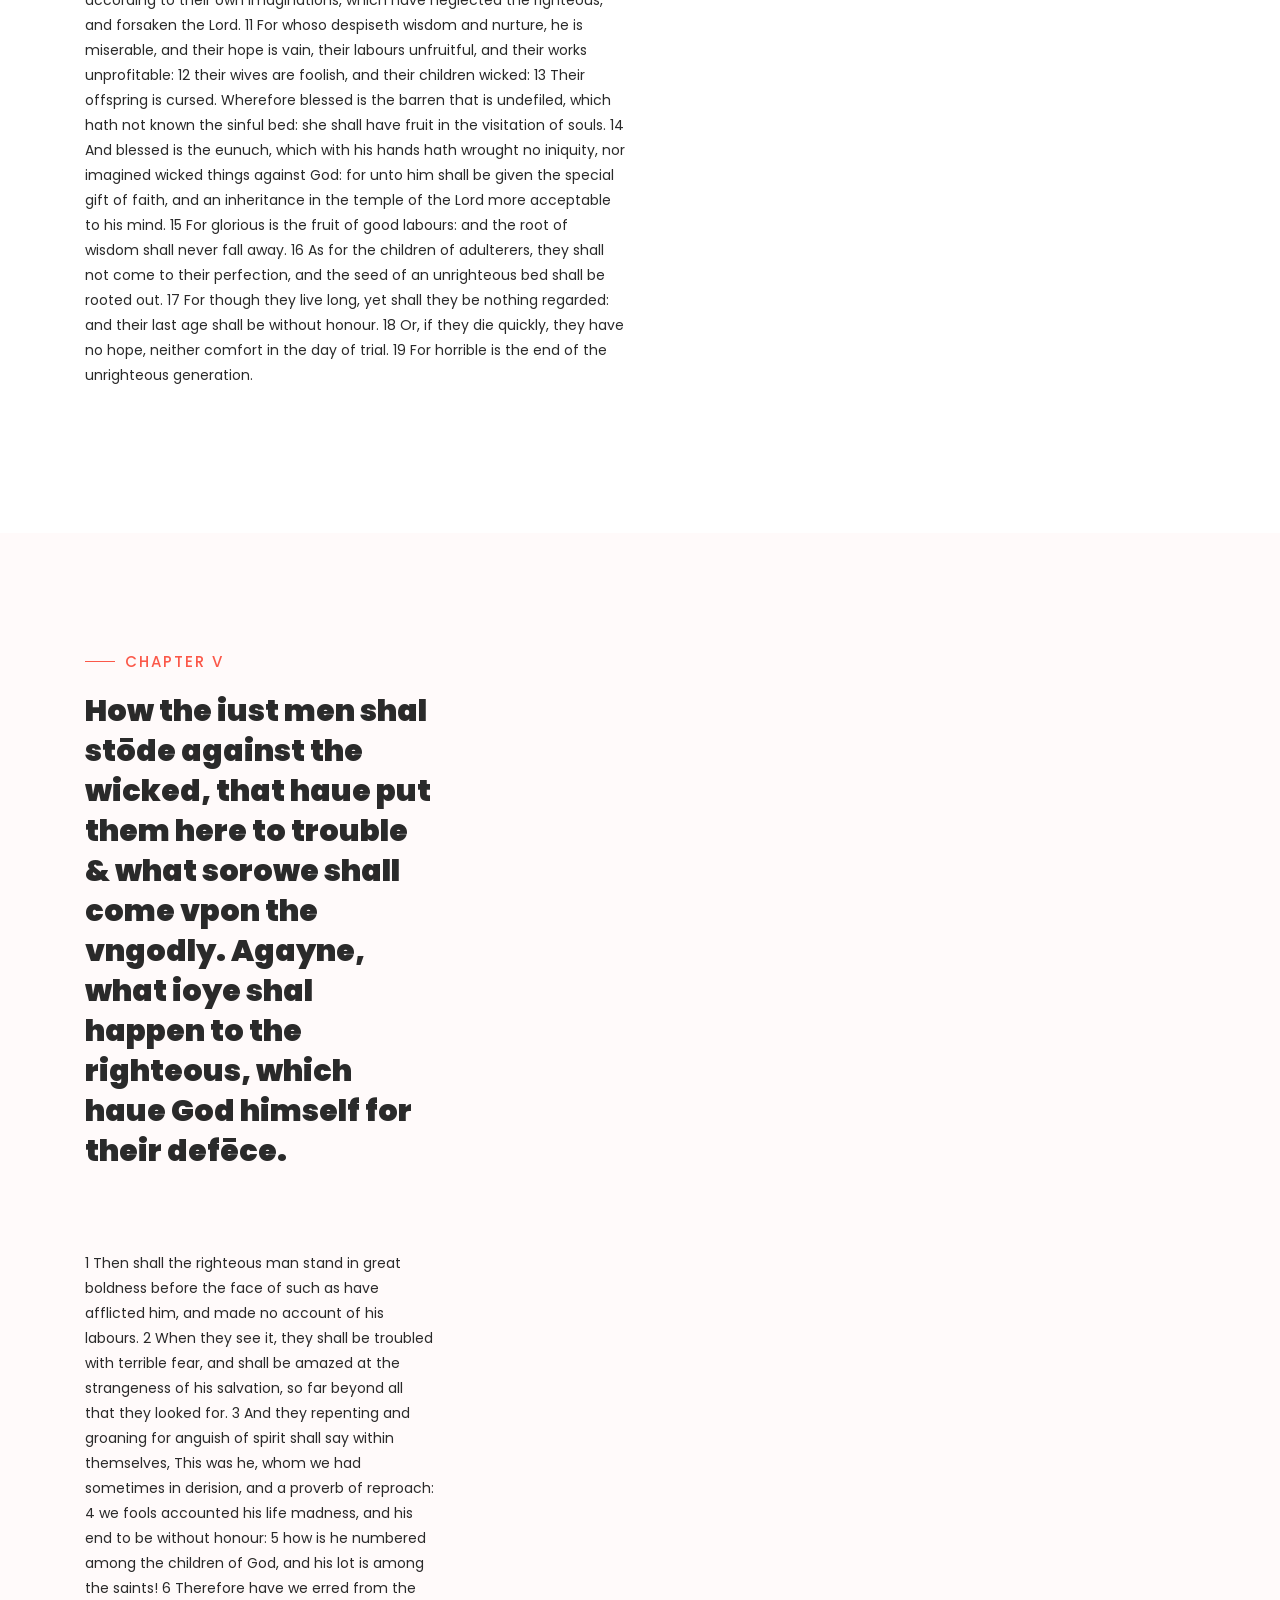
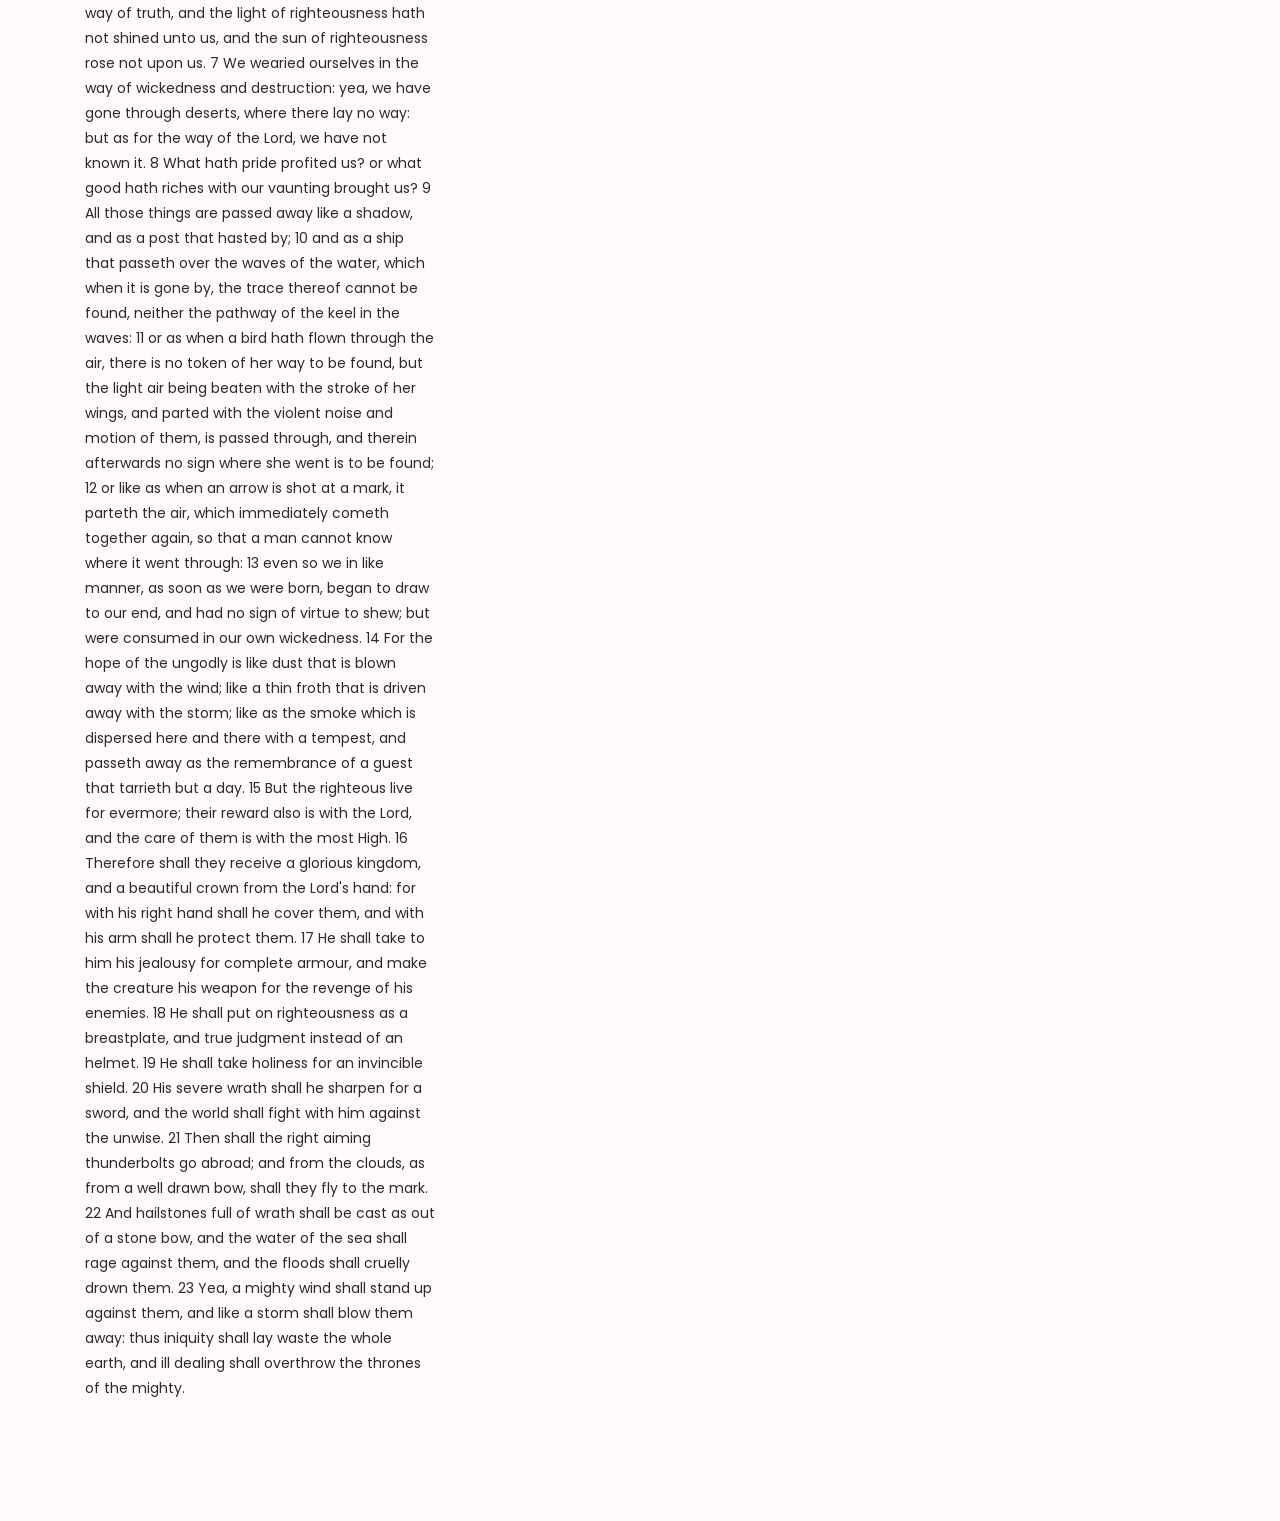
<file: Wisdom/indextest.html>
<!DOCTYPE html>
<html lang="en">

  <head>

    <meta charset="utf-8">
    <meta name="viewport" content="width=device-width, initial-scale=1, shrink-to-fit=no">
    <meta name="description" content="">
    <meta name="author" content="">
    <link href="https://fonts.googleapis.com/css?family=Poppins:100,200,300,400,500,600,700,800,900&display=swap" rel="stylesheet">
    <link href="https://fonts.googleapis.com/css2?family=Dancing+Script:wght@400;500;600;700&display=swap" rel="stylesheet">

    <title>Klassy Cafe - Restaurant HTML Template</title>
<!--
    
TemplateMo 558 Klassy Cafe

https://templatemo.com/tm-558-klassy-cafe

-->
    <!-- Additional CSS Files -->
    <link rel="stylesheet" type="text/css" href="assets/css/bootstrap.min.css">

    <link rel="stylesheet" type="text/css" href="assets/css/font-awesome.css">

    <link rel="stylesheet" href="assets/css/templatemo-klassy-cafe.css">

    <link rel="stylesheet" href="assets/css/owl-carousel.css">

    <link rel="stylesheet" href="assets/css/lightbox.css">

    </head>
    
    <body>
    
    <!-- ***** Preloader Start ***** -->
    <div id="preloader">
        <div class="jumper">
            <div></div>
            <div></div>
            <div></div>
        </div>
    </div>  
    <!-- ***** Preloader End ***** -->
    
    
    <!-- ***** Header Area Start ***** -->
    <header class="header-area header-sticky">
        <div class="container">
            <div class="row">
                <div class="col-12">
                    <nav class="main-nav">
                        <!-- ***** Logo Start ***** -->
                        <a href="index.html" class="logo">
                            <img src="assets/images/klassy-logo.png" align="klassy cafe html template">
                        </a>
                        <!-- ***** Logo End ***** -->
                        <!-- ***** Menu Start ***** -->
                        <ul class="nav">
                            <li class="scroll-to-section"><a href="#top" class="active">Home</a></li>
                            <li class="scroll-to-section"><a href="#about">About</a></li>
                           	
                        <!-- 
                            <li class="submenu">
                                <a href="javascript:;">Drop Down</a>
                                <ul>
                                    <li><a href="#">Drop Down Page 1</a></li>
                                    <li><a href="#">Drop Down Page 2</a></li>
                                    <li><a href="#">Drop Down Page 3</a></li>
                                </ul>
                            </li>
                        -->
                            <li class="scroll-to-section"><a href="#menu">Menu</a></li>
                            <li class="scroll-to-section"><a href="#chefs">Chefs</a></li> 
                            <li class="submenu">
                                <a href="javascript:;">Features</a>
                                <ul>
                                    <li><a href="#">Features Page 1</a></li>
                                    <li><a href="#">Features Page 2</a></li>
                                    <li><a href="#">Features Page 3</a></li>
                                    <li><a href="#">Features Page 4</a></li>
                                </ul>
                            </li>
                            <!-- <li class=""><a rel="sponsored" href="https://templatemo.com" target="_blank">External URL</a></li> -->
                            <li class="scroll-to-section"><a href="#reservation">Contact Us</a></li> 
                        </ul>        
                        <a class='menu-trigger'>
                            <span>Menu</span>
                        </a>
                        <!-- ***** Menu End ***** -->
                    </nav>
                </div>
            </div>
        </div>
    </header>
    <!-- ***** Header Area End ***** -->

    <!-- ***** Main Banner Area Start ***** -->
    <div id="top">
        <div class="container-fluid">
            <div class="row">
                <div class="col-lg-4">
                    <div class="left-content">
                        <div class="inner-content">
                            <h4>KlassyCafe</h4>
                            <h6>THE BEST EXPERIENCE</h6>
                            <div class="main-white-button scroll-to-section">
                                <a href="#reservation">Make A Reservation</a>
                            </div>
                        </div>
                    </div>
                </div>
                <div class="col-lg-8">
                    <div class="main-banner header-text">
                        <div class="Modern-Slider">
                          <!-- Item -->
                          <div class="item">
                            <div class="img-fill">
                                <img src="assets/images/slide-01.jpg" alt="">
                            </div>
                          </div>
                          <!-- // Item -->
                          <!-- Item -->
                          <div class="item">
                            <div class="img-fill">
                                <img src="assets/images/slide-02.jpg" alt="">
                            </div>
                          </div>
                          <!-- // Item -->
                          <!-- Item -->
                          <div class="item">
                            <div class="img-fill">
                                <img src="assets/images/slide-03.jpg" alt="">
                            </div>
                          </div>
                          <!-- // Item -->
                        </div>
                    </div>
                </div>
            </div>
        </div>
    </div>
    <!-- ***** Main Banner Area End ***** -->

    <!-- ***** About Area Starts ***** -->
    <section class="section" id="about">
        <div class="container">
            <div class="row">
                <div class="col-lg-6 col-md-6 col-xs-12">
                    <div class="left-text-content">
                        <div class="section-heading">
                            <h6>CHAPTER III</h6>
                            <h2>The felicite and health of godly people, though they be put here to trouble and heuynesse: Agayne, what sorow shall happen to the vngodly and their children.</h2>
                        </div>
                        <p>1 But the souls of the righteous are in the hand of God, and there shall no torment touch them. 2 In the sight of the unwise they seemed to die: and their departure is taken for misery, 3 and their going from us to be utter destruction: but they are in peace. 4 For though they be punished in the sight of men, yet is their hope full of immortality.
5 And having been a little chastised, they shall be greatly rewarded: for God proved them, and found them worthy for himself. 6 As gold in the furnace hath he tried them, and received them as a burnt offering.
7 And in the time of their visitation they shall shine, and run to and fro like sparks among the stubble. 8 They shall judge the nations, and have dominion over the people, and their Lord shall reign for ever. 9 They that put their trust in him shall understand the truth: and such as be faithful in love shall abide with him: for grace and mercy is to his saints, and he hath care for his elect. 10 But the ungodly shall be punished according to their own imaginations, which have neglected the righteous, and forsaken the Lord.
11 For whoso despiseth wisdom and nurture, he is miserable, and their hope is vain, their labours unfruitful, and their works unprofitable: 12 their wives are foolish, and their children wicked:
13 Their offspring is cursed. Wherefore blessed is the barren that is undefiled, which hath not known the sinful bed: she shall have fruit in the visitation of souls.
14 And blessed is the eunuch, which with his hands hath wrought no iniquity, nor imagined wicked things against God: for unto him shall be given the special gift of faith, and an inheritance in the temple of the Lord more acceptable to his mind. 15 For glorious is the fruit of good labours: and the root of wisdom shall never fall away.
16 As for the children of adulterers, they shall not come to their perfection, and the seed of an unrighteous bed shall be rooted out. 17 For though they live long, yet shall they be nothing regarded: and their last age shall be without honour. 18 Or, if they die quickly, they have no hope, neither comfort in the day of trial. 19 For horrible is the end of the unrighteous generation.  </p>
                                           </div>
                </div>
                            </div>
        </div>
    </section>
    <!-- ***** About Area Ends ***** -->

    <!-- ***** Menu Area Starts ***** -->
    <section class="section" id="menu">
        <div class="container">
            <div class="row">
                <div class="col-lg-4">
                    <div class="section-heading">
                        <h6>CHAPTER V</h6>
                        <h2>How the iust men shal stōde against the wicked, that haue put them here to trouble & what sorowe shall come vpon the vngodly. Agayne, what ioye shal happen to the righteous, which haue God himself for their defēce.</h2>
                    </div>

<p> 1 Then shall the righteous man stand in great boldness before the face of such as have afflicted him, and made no account of his labours. 2 When they see it, they shall be troubled with terrible fear, and shall be amazed at the strangeness of his salvation, so far beyond all that they looked for. 3 And they repenting and groaning for anguish of spirit shall say within themselves,
This was he, whom we had sometimes in derision, and a proverb of reproach: 4 we fools accounted his life madness, and his end to be without honour: 5 how is he numbered among the children of God, and his lot is among the saints! 6 Therefore have we erred from the way of truth, and the light of righteousness hath not shined unto us, and the sun of righteousness rose not upon us. 7 We wearied ourselves in the way of wickedness and destruction: yea, we have gone through deserts, where there lay no way: but as for the way of the Lord, we have not known it.
8 What hath pride profited us? or what good hath riches with our vaunting brought us? 9 All those things are passed away like a shadow, and as a post that hasted by; 10 and as a ship that passeth over the waves of the water, which when it is gone by, the trace thereof cannot be found, neither the pathway of the keel in the waves: 11 or as when a bird hath flown through the air, there is no token of her way to be found, but the light air being beaten with the stroke of her wings, and parted with the violent noise and motion of them, is passed through, and therein afterwards no sign where she went is to be found; 12 or like as when an arrow is shot at a mark, it parteth the air, which immediately cometh together again, so that a man cannot know where it went through: 13 even so we in like manner, as soon as we were born, began to draw to our end, and had no sign of virtue to shew; but were consumed in our own wickedness.
14 For the hope of the ungodly is like dust that is blown away with the wind; like a thin froth that is driven away with the storm; like as the smoke which is dispersed here and there with a tempest, and passeth away as the remembrance of a guest that tarrieth but a day.
15 But the righteous live for evermore; their reward also is with the Lord, and the care of them is with the most High. 16 Therefore shall they receive a glorious kingdom, and a beautiful crown from the Lord's hand: for with his right hand shall he cover them, and with his arm shall he protect them.
17 He shall take to him his jealousy for complete armour, and make the creature his weapon for the revenge of his enemies. 18 He shall put on righteousness as a breastplate, and true judgment instead of an helmet. 19 He shall take holiness for an invincible shield. 20 His severe wrath shall he sharpen for a sword, and the world shall fight with him against the unwise.
21 Then shall the right aiming thunderbolts go abroad; and from the clouds, as from a well drawn bow, shall they fly to the mark. 22 And hailstones full of wrath shall be cast as out of a stone bow, and the water of the sea shall rage against them, and the floods shall cruelly drown them.
23 Yea, a mighty wind shall stand up against them, and like a storm shall blow them away: thus iniquity shall lay waste the whole earth, and ill dealing shall overthrow the thrones of the mighty.</p>






                </div>
            </div>
        </div>
                </div>
    </section>
    <!-- ***** Menu Area Ends ***** -->

   
    <!-- jQuery -->
    <script src="assets/js/jquery-2.1.0.min.js"></script>

    <!-- Bootstrap -->
    <script src="assets/js/popper.js"></script>
    <script src="assets/js/bootstrap.min.js"></script>

    <!-- Plugins -->
    <script src="assets/js/owl-carousel.js"></script>
    <script src="assets/js/accordions.js"></script>
    <script src="assets/js/datepicker.js"></script>
    <script src="assets/js/scrollreveal.min.js"></script>
    <script src="assets/js/waypoints.min.js"></script>
    <script src="assets/js/jquery.counterup.min.js"></script>
    <script src="assets/js/imgfix.min.js"></script> 
    <script src="assets/js/slick.js"></script> 
    <script src="assets/js/lightbox.js"></script> 
    <script src="assets/js/isotope.js"></script> 
    
    <!-- Global Init -->
    <script src="assets/js/custom.js"></script>
    <script>

        $(function() {
            var selectedClass = "";
            $("p").click(function(){
            selectedClass = $(this).attr("data-rel");
            $("#portfolio").fadeTo(50, 0.1);
                $("#portfolio div").not("."+selectedClass).fadeOut();
            setTimeout(function() {
              $("."+selectedClass).fadeIn();
              $("#portfolio").fadeTo(50, 1);
            }, 500);
                
            });
        });

    </script>
  </body>
</html>
</file>
<file: templatemo-621-luminary-style.css>
/*
TemplateMo 621 Luminary
https://templatemo.com/tm-621-luminary
*/

*, *::before, *::after { margin: 0; padding: 0; box-sizing: border-box; }

:root {
  --base-deep: #0F1115;
  --base-mid: #161A20;
  --base-soft: #1C2128;
  --slate-warm: #6B7280;
  --slate-light: #9CA3AF;
  --graphite: #2A2E35;
  --graphite-soft: #3D424A;
  --ivory: #E5E7EB;
  --ivory-muted: #C9CDD4;
  --silver: #B0B8C4;
  --panel-bg: rgba(22, 26, 32, 0.55);
  --panel-border: rgba(156, 163, 175, 0.08);
  --silk-ease: cubic-bezier(0.16, 1, 0.3, 1);
}

html { scroll-behavior: smooth; font-size: 16px; scroll-padding-top: 80px; }

body {
  font-family: 'Montserrat', sans-serif;
  background: var(--base-deep);
  color: var(--ivory);
  overflow-x: hidden;
  -webkit-font-smoothing: antialiased;
}

/* ── Grain ── */
.grain {
  position: fixed; inset: 0; pointer-events: none; z-index: 9999;
  opacity: 0.028; mix-blend-mode: overlay;
}

/* ── BG ── */
.atmosphere {
  position: fixed; inset: 0; z-index: 0;
  background: linear-gradient(180deg, #0F1115 0%, #161A20 35%, #1C2128 70%, #0D0F13 100%);
}

/* ── Nav ── */
.top-nav {
  position: fixed; top: 0; left: 0; right: 0; z-index: 600;
  display: flex; justify-content: space-between; align-items: center;
  padding: 24px 40px;
  transition: background 0.8s var(--silk-ease), padding 0.8s var(--silk-ease);
}
.top-nav.scrolled {
  background: rgba(15, 17, 21, 0.85);
  backdrop-filter: blur(20px); -webkit-backdrop-filter: blur(20px);
  padding: 16px 40px;
}
.nav-brand { font-size: 13px; font-weight: 700; letter-spacing: 0.2em; text-transform: uppercase; color: var(--ivory); text-decoration: none; }
.nav-brand span { font-weight: 300; color: var(--slate-warm); margin-left: 4px; }
.nav-links { display: flex; gap: 32px; list-style: none; align-items: center; }
.nav-links a {
  font-size: 10px; font-weight: 500; letter-spacing: 0.18em; text-transform: uppercase;
  color: var(--slate-warm); text-decoration: none; position: relative; padding: 14px 0 6px;
  transition: color 0.8s var(--silk-ease);
}
.nav-links a::after {
  content: ''; position: absolute; top: 0; left: 50%;
  width: 6px; height: 6px;
  border-right: 1px solid var(--silver); border-bottom: 1px solid var(--silver);
  transform: translateX(-50%) rotate(45deg) translateY(-8px);
  opacity: 0; transition: transform 0.8s var(--silk-ease), opacity 0.6s var(--silk-ease);
  pointer-events: none;
}
.nav-links a:hover { color: var(--ivory); }
.nav-links a:hover::after { opacity: 0.7; transform: translateX(-50%) rotate(45deg) translateY(0); }
.nav-links a.active { color: var(--ivory-muted); }
.nav-links a.active::after { opacity: 0.4; transform: translateX(-50%) rotate(45deg) translateY(0); }
.nav-cta {
  padding: 10px 28px; border-radius: 100px; font-family: inherit;
  font-size: 10px; font-weight: 600; letter-spacing: 0.15em; text-transform: uppercase;
  background: linear-gradient(135deg, var(--silver), var(--slate-light));
  color: var(--base-deep); border: none; cursor: pointer; text-decoration: none;
  transition: transform 0.8s var(--silk-ease), box-shadow 0.8s var(--silk-ease);
}
.nav-cta:hover { transform: scale(1.03); box-shadow: 0 6px 30px rgba(176,184,196,0.15); }

/* ── Hamburger ── */
.nav-toggle {
  display: none; background: none; border: none; cursor: pointer;
  width: 32px; height: 24px; position: relative; padding: 0;
}
.toggle-bar {
  display: block; width: 100%; height: 1.5px; background: var(--ivory);
  position: absolute; left: 0;
  transition: transform 0.6s var(--silk-ease), top 0.6s var(--silk-ease);
}
.toggle-bar:nth-child(1) { top: 6px; }
.toggle-bar:nth-child(2) { top: 16px; }
.nav-toggle.active .toggle-bar:nth-child(1) { top: 11px; transform: rotate(45deg); }
.nav-toggle.active .toggle-bar:nth-child(2) { top: 11px; transform: rotate(-45deg); }

/* ── Mobile Menu ── */
.mobile-menu {
  position: fixed; inset: 0; z-index: 550;
  pointer-events: none; opacity: 0; visibility: hidden;
  transition: opacity 0.6s var(--silk-ease), visibility 0.6s var(--silk-ease);
}
.mobile-menu.open { opacity: 1; visibility: visible; pointer-events: auto; }
.mobile-menu-inner {
  position: absolute; inset: 0;
  background: rgba(15, 17, 21, 0.94);
  backdrop-filter: blur(40px); -webkit-backdrop-filter: blur(40px);
  display: flex; flex-direction: column; justify-content: center;
  padding: 100px 40px 60px; overflow-y: auto;
}
.mobile-menu-links { display: flex; flex-direction: column; flex: 1; justify-content: center; }
.mobile-menu-link {
  display: flex; align-items: baseline; gap: 16px;
  font-size: clamp(1.6rem, 5vw, 2.6rem); font-weight: 300; letter-spacing: -0.02em;
  color: var(--ivory); text-decoration: none; padding: 14px 0;
  border-bottom: 1px solid rgba(156,163,175,0.06); position: relative;
  opacity: 0; transform: translateY(20px);
  transition: opacity 0.3s ease, transform 0.3s ease, color 0.6s var(--silk-ease);
}
.mobile-menu.open .mobile-menu-link {
  opacity: 1; transform: translateY(0);
  transition: opacity 0.5s var(--silk-ease), transform 0.5s var(--silk-ease), color 0.6s var(--silk-ease);
}
.mobile-menu.open .mobile-menu-link:nth-child(1) { transition-delay: 0.06s; }
.mobile-menu.open .mobile-menu-link:nth-child(2) { transition-delay: 0.12s; }
.mobile-menu.open .mobile-menu-link:nth-child(3) { transition-delay: 0.18s; }
.mobile-menu.open .mobile-menu-link:nth-child(4) { transition-delay: 0.24s; }
.mobile-menu.open .mobile-menu-link:nth-child(5) { transition-delay: 0.30s; }
.mobile-menu.open .mobile-menu-link:nth-child(6) { transition-delay: 0.36s; }
.mobile-menu.open .mobile-menu-link:nth-child(7) { transition-delay: 0.42s; }
.mobile-menu-link::before {
  content: attr(data-index); font-size: 10px; font-weight: 500;
  letter-spacing: 0.15em; color: var(--slate-warm); opacity: 0.4;
  min-width: 24px; font-variant-numeric: tabular-nums;
}
.mobile-menu-footer {
  display: flex; justify-content: space-between; align-items: center;
  padding-top: 24px; border-top: 1px solid rgba(156,163,175,0.06);
  opacity: 0; transition: opacity 0.3s ease;
}
.mobile-menu.open .mobile-menu-footer {
  opacity: 1; transition: opacity 0.5s var(--silk-ease) 0.45s;
}
.mobile-menu-footer a {
  font-size: 10px; font-weight: 400; letter-spacing: 0.1em; text-transform: uppercase;
  color: var(--slate-warm); opacity: 0.4; text-decoration: none;
}
body.menu-open { overflow: hidden; }
body.menu-open .top-nav { background: rgba(15,17,21,0.95); backdrop-filter: blur(20px); }

/* ── Side Panels ── */
.side-panel {
  position: fixed; top: 50%; transform: translateY(-50%);
  width: 56px; z-index: 100;
  display: flex; flex-direction: column; align-items: center;
  gap: 14px; padding: 24px 0;
}
.side-panel.left { left: 20px; }
.side-panel.right { right: 20px; }
.side-label {
  writing-mode: vertical-rl; text-orientation: mixed;
  font-size: 9px; font-weight: 500; letter-spacing: 0.25em; text-transform: uppercase;
  color: var(--slate-warm); opacity: 0.5;
}
.side-track {
  width: 1px; height: 160px;
  background: rgba(156,163,175,0.06); position: relative; border-radius: 1px;
}
.side-track-fill {
  position: absolute; top: 0; left: 0; width: 100%; height: 0%;
  background: linear-gradient(to bottom, var(--silver), rgba(176,184,196,0.15));
  border-radius: 1px; transition: height 1.2s var(--silk-ease);
}
.side-dot {
  width: 6px; height: 6px; border-radius: 50%;
  background: var(--slate-warm); opacity: 0.15;
  transition: opacity 0.8s var(--silk-ease), transform 0.8s var(--silk-ease), box-shadow 0.8s var(--silk-ease);
}
.side-dot.active {
  opacity: 0.8; background: var(--silver);
  box-shadow: 0 0 12px rgba(176,184,196,0.3); transform: scale(1.3);
}
.side-readout {
  font-size: 9px; font-weight: 400; letter-spacing: 0.1em;
  color: var(--slate-warm); opacity: 0.35;
  font-variant-numeric: tabular-nums;
}

/* ── Container ── */
.main { position: relative; z-index: 10; max-width: 1120px; margin: 0 auto; padding: 0 40px; }

/* ── Shared ── */
.section { padding: 120px 0; position: relative; }
.section-tag {
  font-size: 9px; font-weight: 600; letter-spacing: 0.3em; text-transform: uppercase;
  color: var(--slate-warm); opacity: 0.6; margin-bottom: 20px;
}
.section-title {
  font-size: clamp(2rem, 4vw, 3rem); font-weight: 300;
  letter-spacing: -0.04em; line-height: 1.15; color: var(--ivory); margin-bottom: 20px;
}
.section-title strong { font-weight: 600; }
.section-body {
  font-size: 0.95rem; font-weight: 300; line-height: 1.8; color: var(--slate-light); max-width: 540px;
}
.section-center { text-align: center; }
.section-center .section-body { margin: 0 auto; }

.silk-divider { width: 100px; height: 1px; background: linear-gradient(90deg, transparent, var(--panel-border), transparent); margin: 0 auto; }

.btn-primary {
  display: inline-block; padding: 16px 44px; border-radius: 100px;
  background: linear-gradient(135deg, var(--silver), var(--slate-light));
  color: var(--base-deep); font-family: inherit; font-size: 11px; font-weight: 600;
  letter-spacing: 0.15em; text-transform: uppercase; border: none; cursor: pointer;
  text-decoration: none;
  transition: transform 0.8s var(--silk-ease), box-shadow 0.8s var(--silk-ease);
}
.btn-primary:hover { transform: scale(1.02); box-shadow: 0 8px 40px rgba(176,184,196,0.18); }
.btn-secondary {
  display: inline-block; padding: 16px 44px; border-radius: 100px; background: transparent;
  color: var(--ivory-muted); font-family: inherit; font-size: 11px; font-weight: 500;
  letter-spacing: 0.15em; text-transform: uppercase;
  border: 1px solid var(--panel-border); cursor: pointer; text-decoration: none;
  transition: transform 0.8s var(--silk-ease), border-color 0.8s var(--silk-ease), background 0.8s var(--silk-ease);
}
.btn-secondary:hover { transform: scale(1.02); border-color: rgba(156,163,175,0.2); background: rgba(156,163,175,0.04); }

/* ── Reveal ── */
.reveal {
  opacity: 0; transform: translateY(36px);
  transition: opacity 1.2s var(--silk-ease), transform 1.2s var(--silk-ease);
}
.reveal.visible { opacity: 1; transform: translateY(0); }
.reveal-d1 { transition-delay: 0.1s; }
.reveal-d2 { transition-delay: 0.2s; }
.reveal-d3 { transition-delay: 0.3s; }
.reveal-d4 { transition-delay: 0.4s; }

/* ══════════════════════════════════
   HERO
   ══════════════════════════════════ */
.hero {
  min-height: 100vh; display: flex; flex-direction: column;
  justify-content: center; align-items: center; text-align: center;
  padding: 120px 0 80px; position: relative;
}
.hero-grid {
  position: absolute; bottom: 0; left: 50%; height: 80%;
  width: 100vw; transform: translateX(-50%);
  z-index: 0; pointer-events: none;
  --mx: 50%; --my: 50%;
  background-image:
    linear-gradient(to right, rgba(156,163,175,0.22) 1px, transparent 1px),
    linear-gradient(to bottom, rgba(156,163,175,0.22) 1px, transparent 1px);
  background-size: 120px 120px;
  background-position: center bottom;
  -webkit-mask-image:
    radial-gradient(circle 300px at var(--mx) var(--my), rgba(0,0,0,1) 0%, transparent 65%),
    linear-gradient(to bottom, transparent 0%, transparent 25%, rgba(0,0,0,0.1) 45%, rgba(0,0,0,0.25) 70%, rgba(0,0,0,0.4) 100%);
  mask-image:
    radial-gradient(circle 300px at var(--mx) var(--my), rgba(0,0,0,1) 0%, transparent 65%),
    linear-gradient(to bottom, transparent 0%, transparent 25%, rgba(0,0,0,0.1) 45%, rgba(0,0,0,0.25) 70%, rgba(0,0,0,0.4) 100%);
  -webkit-mask-composite: source-over;
  mask-composite: add;
}
.hero > *:not(.hero-grid) { position: relative; z-index: 1; }
.hero-badge {
  display: inline-flex; align-items: center; gap: 10px;
  padding: 10px 24px; border-radius: 100px;
  background: var(--panel-bg); border: 1px solid var(--panel-border);
  backdrop-filter: blur(20px); margin-bottom: 40px;
  opacity: 0; transform: translateY(16px);
  animation: fadeUp 1.2s var(--silk-ease) 0.2s forwards;
}
.hero-badge-dot {
  width: 6px; height: 6px; border-radius: 50%; background: var(--silver);
  box-shadow: 0 0 8px rgba(176,184,196,0.4); animation: pulse 3s ease-in-out infinite;
}
.hero-badge span { font-size: 10px; font-weight: 600; letter-spacing: 0.2em; text-transform: uppercase; color: var(--slate-light); }

.hero h1 {
  font-size: clamp(2.8rem, 6.5vw, 5.5rem); font-weight: 300;
  letter-spacing: -0.05em; line-height: 1;
  opacity: 0; transform: translateY(24px);
  animation: fadeUp 1.4s var(--silk-ease) 0.4s forwards;
}
.hero h1 em {
  font-style: normal; font-weight: 600;
  background: linear-gradient(135deg, var(--ivory), var(--silver), var(--slate-light));
  -webkit-background-clip: text; -webkit-text-fill-color: transparent; background-clip: text;
}
.hero-sub {
  font-size: clamp(0.85rem, 1.2vw, 1rem); font-weight: 300; line-height: 1.7;
  color: var(--slate-light); max-width: 520px; margin: 28px auto 48px;
  opacity: 0; transform: translateY(16px);
  animation: fadeUp 1.4s var(--silk-ease) 0.6s forwards;
}
.hero-ctas {
  display: flex; gap: 14px;
  opacity: 0; transform: translateY(16px);
  animation: fadeUp 1.4s var(--silk-ease) 0.8s forwards;
}
.hero-metrics {
  display: flex; justify-content: center; gap: 56px; margin-top: 72px;
  opacity: 0; transform: translateY(16px);
  animation: fadeUp 1.4s var(--silk-ease) 1s forwards;
}
.metric { text-align: center; }
.metric-value {
  font-size: clamp(1.8rem, 3vw, 2.6rem); font-weight: 300; letter-spacing: -0.04em;
  color: var(--ivory); line-height: 1; font-variant-numeric: tabular-nums;
}
.metric-value span { font-size: 0.5em; font-weight: 400; color: var(--slate-warm); vertical-align: super; margin-left: 2px; }
.metric-label { font-size: 9px; font-weight: 500; letter-spacing: 0.2em; text-transform: uppercase; color: var(--slate-warm); margin-top: 8px; }

@keyframes fadeUp { to { opacity: 1; transform: translateY(0); } }
@keyframes pulse { 0%,100% { opacity: 1; } 50% { opacity: 0.4; } }

/* ══════════════════════════════════
   LOGO TICKER
   ══════════════════════════════════ */
.logo-ticker {
  padding: 60px 0; border-top: 1px solid var(--panel-border); border-bottom: 1px solid var(--panel-border);
  overflow: hidden; position: relative; z-index: 10;
}
.logo-ticker-label {
  text-align: center; font-size: 9px; font-weight: 500; letter-spacing: 0.25em;
  text-transform: uppercase; color: var(--slate-warm); opacity: 0.5; margin-bottom: 32px;
}
.ticker-track {
  display: flex; width: max-content;
  animation: tickerScroll 30s linear infinite;
}
.ticker-track:hover { animation-play-state: paused; }
.ticker-item {
  flex-shrink: 0; padding: 0 40px; display: flex; align-items: center;
  font-size: 14px; font-weight: 600; letter-spacing: 0.08em; text-transform: uppercase;
  color: var(--slate-warm); opacity: 0.3;
  transition: opacity 0.6s var(--silk-ease);
}
.ticker-item:hover { opacity: 0.7; }
.ticker-dot { width: 4px; height: 4px; border-radius: 50%; background: var(--slate-warm); opacity: 0.2; margin: 0 40px; flex-shrink: 0; }

@keyframes tickerScroll { to { transform: translateX(-50%); } }

/* ══════════════════════════════════
   FEATURE SHOWCASE
   ══════════════════════════════════ */
.feature {
  display: grid; grid-template-columns: 1fr 1fr; gap: 64px; align-items: center;
  padding: 72px 0;
}
.feature.reverse { direction: rtl; }
.feature.reverse > * { direction: ltr; }

.feature-visual {
  position: relative; height: 320px; border-radius: 32px; overflow: hidden;
  background: var(--panel-bg); border: 1px solid var(--panel-border);
}
.feature-visual img {
  width: 100%; height: 100%; object-fit: cover; border-radius: inherit;
}
.feature-content {}
.feature-number {
  font-size: 3rem; font-weight: 200; letter-spacing: -0.04em;
  color: rgba(176,184,196,0.08); line-height: 1; margin-bottom: 12px;
  font-variant-numeric: tabular-nums;
}

/* ══════════════════════════════════
   PRICING
   ══════════════════════════════════ */
.pricing-toggle {
  display: flex; justify-content: center; align-items: center; gap: 16px;
  margin: 40px 0 56px;
}
.pricing-toggle-label {
  font-size: 11px; font-weight: 500; letter-spacing: 0.1em; text-transform: uppercase;
  color: var(--slate-warm); transition: color 0.6s var(--silk-ease);
}
.pricing-toggle-label.active { color: var(--ivory); }
.toggle-switch {
  width: 48px; height: 26px; border-radius: 100px; background: var(--graphite);
  border: 1px solid var(--panel-border); position: relative; cursor: pointer;
  transition: background 0.6s var(--silk-ease);
}
.toggle-switch::after {
  content: ''; position: absolute; top: 3px; left: 3px;
  width: 18px; height: 18px; border-radius: 50%;
  background: var(--silver); transition: transform 0.6s var(--silk-ease);
}
.toggle-switch.annual::after { transform: translateX(22px); }
.save-badge {
  font-size: 9px; font-weight: 600; letter-spacing: 0.15em; text-transform: uppercase;
  color: var(--silver); opacity: 0; transition: opacity 0.4s var(--silk-ease);
}
.save-badge.show { opacity: 1; }

.pricing-grid {
  display: grid; grid-template-columns: repeat(3, 1fr); gap: 20px;
}
.pricing-card {
  background: var(--panel-bg); border: 1px solid var(--panel-border); border-radius: 36px;
  padding: 44px 36px; backdrop-filter: blur(20px); -webkit-backdrop-filter: blur(20px);
  position: relative; overflow: hidden; display: flex; flex-direction: column;
  transition: transform 0.8s var(--silk-ease), box-shadow 0.8s var(--silk-ease);
}
.pricing-card::before {
  content: ''; position: absolute; inset: 0; border-radius: inherit;
  background: linear-gradient(160deg, rgba(210,215,220,0.02) 0%, transparent 40%);
  pointer-events: none; transition: opacity 0.8s var(--silk-ease); opacity: 0;
}
.pricing-card.featured {
  border-color: rgba(176,184,196,0.15);
  box-shadow: 0 0 60px rgba(176,184,196,0.04);
  padding-top: 60px;
}
.pricing-card.featured::before { opacity: 1; }
.pricing-card.featured .pricing-badge { display: inline-block; }

.pricing-badge {
  display: none; position: absolute; top: 12px; right: 20px;
  font-size: 8px; font-weight: 600; letter-spacing: 0.2em; text-transform: uppercase;
  padding: 5px 14px; border-radius: 100px;
  background: rgba(176,184,196,0.1); border: 1px solid rgba(176,184,196,0.12);
  color: var(--silver);
}

.pricing-tier {
  font-size: 10px; font-weight: 600; letter-spacing: 0.2em; text-transform: uppercase;
  color: var(--slate-warm); margin-bottom: 24px;
}

.pricing-prices { margin-bottom: 24px; }

.price-option {
  display: flex; align-items: baseline; justify-content: space-between;
  padding: 14px 0; border-bottom: 1px solid rgba(156,163,175,0.05);
  transition: opacity 0.6s var(--silk-ease);
  opacity: 0.35;
}
.price-option.active { opacity: 1; }

.price-option-left { display: flex; align-items: baseline; gap: 3px; }
.price-currency {
  font-size: 0.9rem; font-weight: 300; color: var(--slate-warm);
  transition: color 0.6s var(--silk-ease);
}
.price-amount {
  font-size: 2rem; font-weight: 300; letter-spacing: -0.04em; color: var(--slate-light);
  font-variant-numeric: tabular-nums;
  transition: font-size 0.6s var(--silk-ease), color 0.6s var(--silk-ease);
}
.price-period {
  font-size: 0.75rem; font-weight: 300; color: var(--slate-warm); margin-left: 2px;
  transition: color 0.6s var(--silk-ease);
}
.price-yearly {
  font-size: 0.72rem; font-weight: 400; color: var(--slate-warm);
  font-variant-numeric: tabular-nums;
  transition: color 0.6s var(--silk-ease);
}

/* Active state — emphasized */
.price-option.active .price-currency { color: var(--slate-light); }
.price-option.active .price-amount { font-size: 2.6rem; color: var(--ivory); }
.price-option.active .price-period { color: var(--slate-light); }
.price-option.active .price-yearly { color: var(--slate-light); }

.price-label {
  font-size: 8px; font-weight: 600; letter-spacing: 0.15em; text-transform: uppercase;
  color: var(--slate-warm); margin-bottom: 2px;
  transition: color 0.6s var(--silk-ease);
}
.price-option.active .price-label { color: var(--silver); }

.pricing-desc {
  font-size: 0.85rem; font-weight: 300; line-height: 1.6; color: var(--slate-light);
  margin-bottom: 28px; flex: 1;
}
.pricing-features { list-style: none; margin-bottom: 32px; }
.pricing-features li {
  font-size: 0.82rem; font-weight: 400; color: var(--slate-light);
  padding: 8px 0; border-bottom: 1px solid rgba(156,163,175,0.05);
  display: flex; align-items: center; gap: 10px;
}
.pricing-features li::before {
  content: ''; width: 4px; height: 4px; border-radius: 50%;
  background: var(--silver); opacity: 0.5; flex-shrink: 0;
}
.pricing-card .btn-primary, .pricing-card .btn-secondary { width: 100%; text-align: center; padding: 14px; }

/* ══════════════════════════════════
   TESTIMONIALS
   ══════════════════════════════════ */
.testimonials-grid {
  display: grid; grid-template-columns: repeat(3, 1fr); gap: 20px;
  margin-top: 56px;
}
.testimonial-card {
  background: var(--panel-bg); border: 1px solid var(--panel-border);
  border-radius: 28px; padding: 36px; backdrop-filter: blur(20px);
  transition: transform 0.8s var(--silk-ease);
}
.testimonial-quote {
  font-size: 0.9rem; font-weight: 300; line-height: 1.75; color: var(--slate-light);
  margin-bottom: 24px; font-style: italic;
}
.testimonial-author { display: flex; align-items: center; gap: 12px; }
.testimonial-avatar {
  width: 36px; height: 36px; border-radius: 50%;
  background: var(--graphite); border: 1px solid var(--panel-border);
  display: flex; align-items: center; justify-content: center;
  font-size: 12px; font-weight: 600; color: var(--slate-warm);
}
.testimonial-name { font-size: 0.8rem; font-weight: 500; color: var(--ivory); }
.testimonial-role { font-size: 0.72rem; font-weight: 300; color: var(--slate-warm); margin-top: 2px; }
.testimonial-card:nth-child(2) { transform: translateY(24px); }

/* ══════════════════════════════════
   INTEGRATIONS
   ══════════════════════════════════ */
.integrations-grid {
  display: grid; grid-template-columns: repeat(6, 1fr); gap: 16px; margin-top: 56px;
}
.integration-item {
  background: var(--panel-bg); border: 1px solid var(--panel-border);
  border-radius: 20px; padding: 28px 16px; text-align: center;
  backdrop-filter: blur(16px);
  transition: transform 0.8s var(--silk-ease), border-color 0.8s var(--silk-ease);
}
.integration-icon {
  width: 40px; height: 40px; margin: 0 auto 12px;
  border-radius: 10px; background: var(--graphite); border: 1px solid var(--panel-border);
  display: flex; align-items: center; justify-content: center;
  font-size: 16px; color: var(--slate-light);
}
.integration-name {
  font-size: 0.72rem; font-weight: 500; letter-spacing: 0.05em;
  color: var(--slate-light); text-transform: uppercase;
}

/* ══════════════════════════════════
   FAQ
   ══════════════════════════════════ */
.faq-list { max-width: 720px; margin: 48px auto 0; }
.faq-controls {
  display: flex; justify-content: flex-end; margin-bottom: 8px;
}
.faq-toggle-all {
  background: none; border: 1px solid var(--panel-border); border-radius: 100px;
  padding: 8px 20px; font-family: inherit;
  font-size: 9px; font-weight: 500; letter-spacing: 0.15em; text-transform: uppercase;
  color: var(--slate-warm); cursor: pointer;
  transition: color 0.6s var(--silk-ease), border-color 0.6s var(--silk-ease);
}
.faq-toggle-all:hover { color: var(--ivory); border-color: rgba(156,163,175,0.2); }
.faq-item {
  border-bottom: 1px solid var(--panel-border); overflow: hidden;
}
.faq-question {
  width: 100%; background: none; border: none; padding: 24px 0;
  display: flex; justify-content: space-between; align-items: center;
  cursor: pointer; font-family: inherit;
  font-size: 0.95rem; font-weight: 400; color: var(--ivory);
  text-align: left;
  transition: color 0.6s var(--silk-ease);
}
.faq-question:hover { color: var(--silver); }
.faq-icon {
  width: 20px; height: 20px; position: relative; flex-shrink: 0; margin-left: 20px;
}
.faq-icon::before, .faq-icon::after {
  content: ''; position: absolute; background: var(--slate-warm);
  transition: transform 0.6s var(--silk-ease), opacity 0.4s ease;
}
.faq-icon::before { width: 12px; height: 1px; top: 50%; left: 50%; transform: translate(-50%, -50%); }
.faq-icon::after { width: 1px; height: 12px; top: 50%; left: 50%; transform: translate(-50%, -50%); }
.faq-item.open .faq-icon::after { transform: translate(-50%, -50%) rotate(90deg); opacity: 0; }

.faq-answer {
  display: grid;
  grid-template-rows: 0fr;
  transition: grid-template-rows 1s var(--silk-ease);
}
.faq-answer-inner {
  overflow: hidden;
  padding: 0;
  font-size: 0.88rem; font-weight: 300; line-height: 1.8; color: var(--slate-light);
  transition: padding 0.8s var(--silk-ease);
}
.faq-item.open .faq-answer { grid-template-rows: 1fr; }
.faq-item.open .faq-answer-inner { padding: 0 0 24px; }

/* ══════════════════════════════════
   FOOTER CTA
   ══════════════════════════════════ */
.footer-cta { padding: 120px 0 80px; text-align: center; }
.footer-ctas { display: flex; justify-content: center; gap: 14px; margin-top: 40px; }
.footer-bar {
  display: flex; justify-content: space-between; align-items: center;
  padding-top: 40px; border-top: 1px solid rgba(156,163,175,0.06);
}
.footer-brand { font-size: 11px; font-weight: 600; letter-spacing: 0.2em; text-transform: uppercase; color: var(--slate-light); opacity: 0.5; }
.footer-links { display: flex; gap: 28px; flex-wrap: wrap; }
.footer-links a {
  font-size: 10px; font-weight: 400; letter-spacing: 0.1em; text-transform: uppercase;
  color: var(--slate-light); opacity: 0.5; text-decoration: none;
  transition: opacity 0.6s var(--silk-ease);
}
.footer-links a:hover { opacity: 0.8; }
.footer-credit {
  font-size: 10px; font-weight: 400; letter-spacing: 0.1em; text-transform: uppercase;
  color: var(--slate-light); opacity: 0.5;
}
.footer-credit a {
  color: var(--slate-light); text-decoration: none; text-transform: none; letter-spacing: 0.05em;
  transition: opacity 0.6s var(--silk-ease);
}
.footer-credit a:hover { opacity: 0.8; }

/* ══════════════════════════════════
   RESPONSIVE
   ══════════════════════════════════ */
@media (max-width: 1024px) {
  .main { padding: 0 32px; }
  .nav-links { display: none; }
  .nav-cta { display: none; }
  .nav-toggle { display: block; }
  .side-panel { display: none; }
  .feature { grid-template-columns: 1fr; gap: 40px; }
  .feature.reverse { direction: ltr; }
  .feature-visual { height: 260px; }
  .pricing-grid { grid-template-columns: 1fr; max-width: 440px; margin: 0 auto; }
  .testimonials-grid { grid-template-columns: 1fr; max-width: 520px; margin: 48px auto 0; }
  .testimonial-card:nth-child(2) { transform: none; }
  .integrations-grid { grid-template-columns: repeat(3, 1fr); }
}

@media (max-width: 768px) {
  .main { padding: 0 20px; }
  .top-nav { padding: 18px 20px; }
  .top-nav.scrolled { padding: 14px 20px; }
  .hero { min-height: 100svh; padding: 100px 0 60px; }
  .hero-metrics { flex-direction: column; gap: 28px; }
  .hero-ctas { flex-direction: column; align-items: center; }
  .btn-primary, .btn-secondary { width: 100%; max-width: 280px; text-align: center; }
  .section { padding: 80px 0; }
  .feature-visual { height: 240px; border-radius: 24px; }
  .pricing-card { padding: 32px 24px; border-radius: 28px; }
  .pricing-card.featured { padding-top: 52px; }
  .integrations-grid { grid-template-columns: repeat(2, 1fr); }
  .footer-bar { flex-direction: column; gap: 20px; text-align: center; }
  .footer-links { flex-wrap: wrap; justify-content: center; }
  .footer-ctas { flex-direction: column; align-items: center; }
  .mobile-menu-inner { padding: 90px 20px 40px; }
}

@media (max-width: 420px) {
  .hero h1 { font-size: 2.4rem; }
  .section-title { font-size: 1.7rem; }
  .integrations-grid { grid-template-columns: repeat(2, 1fr); }
  .mobile-menu-link { font-size: 1.4rem; }
}

@media (max-height: 540px) and (orientation: landscape) {
  .hero { min-height: auto; padding: 80px 0 40px; }
  .hero-metrics { flex-direction: row; gap: 36px; margin-top: 40px; }
  .section { padding: 60px 0; }
  .mobile-menu-inner { padding: 64px 32px 24px; justify-content: flex-start; }
  .mobile-menu-link { font-size: 1.2rem; padding: 8px 0; }
}

@media (hover: hover) and (pointer: fine) {
  .pricing-card:hover { transform: scale(1.01); box-shadow: 0 12px 60px rgba(0,0,0,0.15); }
  .pricing-card:hover::before { opacity: 1; }
  .testimonial-card:hover { transform: scale(1.01); }
  .testimonial-card:nth-child(2):hover { transform: translateY(24px) scale(1.01); }
  .integration-item:hover { transform: scale(1.04); border-color: rgba(156,163,175,0.15); }
}
@media (hover: none) {
  .pricing-card:hover, .testimonial-card:hover, .integration-item:hover { transform: none; }
}

/* Focus */
.btn-primary:focus-visible, .btn-secondary:focus-visible,
.nav-links a:focus-visible, .nav-toggle:focus-visible,
.mobile-menu-link:focus-visible, .faq-question:focus-visible,
.toggle-switch:focus-visible, .faq-toggle-all:focus-visible {
  outline: 2px solid var(--silver); outline-offset: 3px;
}
</file>
<file: Barouch/templatemo-622-clearwave.css>
/*
TemplateMo 622 Clearwave
https://templatemo.com/tm-622-clearwave
Free for personal and commercial use
*/

    /* ── TOKENS ── */
    :root {
      --bg:           #E8F4F2;
      --bg-alt:       #DFF0EE;
      --surface:      #F4FAFA;
      --surface-2:    #FFFFFF;
      --accent:       #1A7A6E;
      --accent-mid:   #2A9D8F;
      --accent-light: #5BBFB5;
      --accent-ghost: rgba(26,122,110,0.08);
      --accent-border:rgba(26,122,110,0.15);
      --text-1:       #0D1E1C;
      --text-2:       #3A5C58;
      --text-3:       #6B8C88;
      --border:       rgba(13,30,28,0.08);
      --shadow-sm:    0 2px 12px rgba(13,30,28,0.06);
      --shadow-md:    0 8px 32px rgba(13,30,28,0.10);
      --shadow-lg:    0 24px 64px rgba(13,30,28,0.13);
      --silk:         cubic-bezier(0.16, 1, 0.3, 1);
      --silk-dur:     0.8s;
      --radius:       16px;
      --radius-lg:    24px;
    }

    /* ── RESET ── */
    *, *::before, *::after { box-sizing: border-box; margin: 0; padding: 0; }
    html { scroll-behavior: smooth; font-size: 16px; scroll-padding-top: 80px; }
    body {
      font-family: 'DM Sans', sans-serif;
      background: var(--bg);
      color: var(--text-1);
      overflow-x: hidden;
      -webkit-font-smoothing: antialiased;
    }
    a { text-decoration: none; color: inherit; }
    ul { list-style: none; }
    img { display: block; max-width: 100%; }
    button { cursor: pointer; border: none; background: none; font-family: inherit; }

    /* ── SUBTLE NOISE TEXTURE ── */
    body::before {
      content: '';
      position: fixed;
      inset: 0;
      pointer-events: none;
      z-index: 0;
      opacity: 0.022;
      background-image: url("data:image/svg+xml,%3Csvg viewBox='0 0 256 256' xmlns='http://www.w3.org/2000/svg'%3E%3Cfilter id='noise'%3E%3CfeTurbulence type='fractalNoise' baseFrequency='0.9' numOctaves='4' stitchTiles='stitch'/%3E%3C/filter%3E%3Crect width='100%25' height='100%25' filter='url(%23noise)'/%3E%3C/svg%3E");
      background-size: 128px 128px;
    }

    /* ── UTILITY ── */
    .container { max-width: 1160px; margin: 0 auto; padding: 0 32px; }
    .section-label {
      display: inline-flex; align-items: center; gap: 8px;
      font-size: 11px; font-weight: 600; letter-spacing: 0.14em;
      text-transform: uppercase; color: var(--accent);
      background: var(--accent-ghost);
      border: 1px solid var(--accent-border);
      padding: 6px 14px; border-radius: 100px;
      margin-bottom: 20px;
    }
    .section-label::before {
      content: ''; width: 6px; height: 6px;
      background: var(--accent); border-radius: 50%;
    }
    .section-title {
      font-family: 'DM Sans', sans-serif;
      font-size: clamp(2rem, 4vw, 3rem);
      font-weight: 700; letter-spacing: -0.03em;
      line-height: 1.15; color: var(--text-1);
    }
    .section-title em {
      font-style: italic;
      font-family: 'Playfair Display', serif;
      color: var(--accent);
    }
    .section-sub {
      font-size: 1.0625rem; line-height: 1.75;
      color: var(--text-2); max-width: 520px; margin-top: 16px;
    }

    /* ── SCROLL REVEAL ── */
    .reveal { opacity: 0; transform: translateY(28px); transition: opacity 0.7s var(--silk), transform 0.7s var(--silk); }
    .reveal.visible { opacity: 1; transform: none; }
    .reveal-delay-1 { transition-delay: 0.1s; }
    .reveal-delay-2 { transition-delay: 0.2s; }
    .reveal-delay-3 { transition-delay: 0.3s; }
    .reveal-delay-4 { transition-delay: 0.4s; }

    /* ══════════════════════════════════════════
       1. NAV
    ══════════════════════════════════════════ */
    .nav {
      position: fixed; top: 0; left: 0; right: 0; z-index: 1000;
      padding: 20px 0;
      transition: padding var(--silk-dur) var(--silk), background var(--silk-dur) var(--silk), box-shadow var(--silk-dur) var(--silk);
    }
    .nav.scrolled {
      padding: 12px 0;
      background: rgba(232,244,242,0.92);
      backdrop-filter: blur(16px);
      -webkit-backdrop-filter: blur(16px);
      box-shadow: 0 1px 0 var(--border);
    }
    .nav-inner {
      display: flex; align-items: center; justify-content: space-between;
      max-width: 1160px; margin: 0 auto; padding: 0 32px;
    }
    .nav-logo {
      font-size: 1.25rem; font-weight: 700; letter-spacing: -0.04em;
      color: var(--text-1);
    }
    .nav-logo span { color: var(--accent); }
    .nav-links {
      display: flex; align-items: center; gap: 36px;
    }
    .nav-links a {
      font-size: 0.9rem; font-weight: 500; color: var(--text-2);
      position: relative; padding: 7px 16px; border-radius: 100px;
      background: transparent;
      box-shadow: inset 0 0 0 0px var(--accent-border);
      transition: color 0.4s var(--silk), background 0.4s var(--silk), box-shadow 0.4s var(--silk);
    }
    .nav-links a:hover {
      color: var(--accent);
      background: var(--accent-ghost);
      box-shadow: inset 0 0 0 1px var(--accent-border);
    }
    .nav-cta {
      display: flex; align-items: center; gap: 12px;
    }
    .btn-ghost {
      font-size: 0.875rem; font-weight: 500; color: var(--text-2);
      padding: 9px 20px; border-radius: 100px;
      transition: color 0.3s, background 0.3s;
    }
    .btn-ghost:hover { color: var(--accent); background: var(--accent-ghost); }
    .btn-primary {
      font-size: 0.875rem; font-weight: 600; color: #fff;
      background: var(--accent); padding: 10px 22px; border-radius: 100px;
      transition: background var(--silk-dur) var(--silk), transform var(--silk-dur) var(--silk), box-shadow var(--silk-dur) var(--silk);
      box-shadow: 0 4px 16px rgba(26,122,110,0.25);
    }
    .btn-primary:hover {
      background: var(--accent-mid);
      transform: scale(1.02);
      box-shadow: 0 6px 24px rgba(26,122,110,0.35);
    }

    /* Hamburger */
    .nav-hamburger {
      display: none; flex-direction: column; gap: 5px;
      width: 28px; padding: 4px; cursor: pointer;
    }
    .nav-hamburger span {
      display: block; height: 2px; background: var(--text-1);
      border-radius: 2px; transition: all 0.4s var(--silk);
    }
    .nav-hamburger.open span:nth-child(1) { transform: translateY(7px) rotate(45deg); }
    .nav-hamburger.open span:nth-child(2) { opacity: 0; transform: scaleX(0); }
    .nav-hamburger.open span:nth-child(3) { transform: translateY(-7px) rotate(-45deg); }

    /* Mobile Menu */
    .mobile-menu {
      position: fixed; inset: 0; z-index: 999;
      background: var(--bg);
      display: flex; flex-direction: column; align-items: center;
      justify-content: flex-start;
      gap: 0;
      opacity: 0; pointer-events: none;
      transition: opacity 0.4s var(--silk);
      overflow-y: auto;
      padding: 100px 32px 100px;
      -webkit-overflow-scrolling: touch;
    }
    .mobile-menu.open { opacity: 1; pointer-events: all; }
    .mobile-menu a {
      font-size: 1.1rem; font-weight: 600; letter-spacing: -0.01em;
      color: var(--text-1); padding: 14px 0; width: 100%; text-align: center;
      border-bottom: 1px solid var(--border);
      opacity: 0; transform: translateY(16px);
      transition: opacity 0.5s var(--silk), transform 0.5s var(--silk), color 0.3s;
    }
    .mobile-menu a:first-child { border-top: 1px solid var(--border); }
    .mobile-menu.open a { opacity: 1; transform: none; }
    .mobile-menu a:hover { color: var(--accent); }
    .mobile-menu a:nth-child(1) { transition-delay: 0.05s; }
    .mobile-menu a:nth-child(2) { transition-delay: 0.10s; }
    .mobile-menu a:nth-child(3) { transition-delay: 0.15s; }
    .mobile-menu a:nth-child(4) { transition-delay: 0.20s; }
    .mobile-menu a:nth-child(5) { transition-delay: 0.25s; }
    .mobile-menu a:nth-child(6) { transition-delay: 0.30s; }
    .mobile-menu .mobile-cta {
      margin-top: 28px;
      font-size: 0.9375rem; font-weight: 600;
      background: var(--accent); color: #fff;
      padding: 14px 40px; border-radius: 100px;
      border: none;
      opacity: 0; transform: translateY(16px);
      transition: opacity 0.5s var(--silk) 0.35s, transform 0.5s var(--silk) 0.35s, background 0.3s;
    }
    .mobile-menu.open .mobile-cta { opacity: 1; transform: none; }
    .mobile-menu .mobile-cta:hover { background: var(--accent-mid); }

    /* ══════════════════════════════════════════
       2. HERO
    ══════════════════════════════════════════ */
    .hero {
      min-height: 100vh;
      display: flex; align-items: center;
      padding: 120px 0 80px;
      position: relative; overflow: hidden;
    }
    /* Decorative background circles */
    .hero::before {
      content: '';
      position: absolute; top: -10%; right: -5%;
      width: 55vw; height: 55vw; max-width: 720px; max-height: 720px;
      background: radial-gradient(ellipse at center, rgba(91,191,181,0.18) 0%, rgba(42,157,143,0.06) 50%, transparent 75%);
      border-radius: 50%;
      pointer-events: none;
    }
    .hero::after {
      content: '';
      position: absolute; bottom: -15%; left: -8%;
      width: 40vw; height: 40vw; max-width: 500px; max-height: 500px;
      background: radial-gradient(ellipse at center, rgba(26,122,110,0.10) 0%, transparent 70%);
      border-radius: 50%;
      pointer-events: none;
    }
    .hero-inner {
      position: relative; z-index: 1;
      display: grid; grid-template-columns: 1fr 1fr;
      align-items: center; gap: 64px;
    }
    .hero-badge {
      display: inline-flex; align-items: center; gap: 8px;
      background: var(--surface-2); border: 1px solid var(--accent-border);
      border-radius: 100px; padding: 6px 16px 6px 8px;
      margin-bottom: 28px; box-shadow: var(--shadow-sm);
    }
    .hero-badge-dot {
      width: 24px; height: 24px; border-radius: 50%;
      background: var(--accent); display: flex; align-items: center; justify-content: center;
      font-size: 11px; color: #fff; font-weight: 700; flex-shrink: 0;
    }
    .hero-badge span { font-size: 0.8125rem; font-weight: 500; color: var(--text-2); }
    .hero-badge strong { color: var(--accent); }
    .hero-title {
      font-size: clamp(2.6rem, 5vw, 4.2rem);
      font-weight: 700; letter-spacing: -0.04em; line-height: 1.1;
      margin-bottom: 24px;
    }
    .hero-title em {
      font-style: italic;
      font-family: 'Playfair Display', serif;
      color: var(--accent);
    }
    .hero-sub {
      font-size: 1.0625rem; line-height: 1.75;
      color: var(--text-2); max-width: 480px; margin-bottom: 40px;
    }
    .hero-actions { display: flex; align-items: center; gap: 14px; flex-wrap: wrap; }
    .btn-primary-lg {
      font-size: 0.9375rem; font-weight: 600; color: #fff;
      background: var(--accent); padding: 14px 32px; border-radius: 100px;
      display: flex; align-items: center; gap: 10px;
      transition: background var(--silk-dur) var(--silk), transform var(--silk-dur) var(--silk), box-shadow var(--silk-dur) var(--silk);
      box-shadow: 0 6px 24px rgba(26,122,110,0.30);
    }
    .btn-primary-lg:hover { background: var(--accent-mid); transform: scale(1.02); box-shadow: 0 8px 32px rgba(26,122,110,0.40); }
    .btn-primary-lg .btn-arrow { transition: transform 0.4s var(--silk); }
    .btn-primary-lg:hover .btn-arrow { transform: translateX(4px); }
    .btn-outline-lg {
      font-size: 0.9375rem; font-weight: 500; color: var(--accent);
      border: 1.5px solid var(--accent-border); padding: 13px 28px; border-radius: 100px;
      display: flex; align-items: center; gap: 8px;
      transition: background 0.4s var(--silk), border-color 0.4s var(--silk), transform var(--silk-dur) var(--silk);
    }
    .btn-outline-lg:hover { background: var(--accent-ghost); border-color: var(--accent); transform: scale(1.02); }

    /* Trust badges */
    .hero-trust {
      display: flex; align-items: center; gap: 20px;
      margin-top: 48px; flex-wrap: wrap;
    }
    .trust-item {
      display: flex; align-items: center; gap: 8px;
      font-size: 0.8125rem; color: var(--text-3); font-weight: 500;
    }
    .trust-item svg { color: var(--accent); flex-shrink: 0; }
    .trust-divider { width: 1px; height: 20px; background: var(--border); }

    /* Hero visual */
    .hero-visual {
      position: relative; display: flex; justify-content: center; align-items: center;
    }
    .hero-dashboard {
      width: 100%; max-width: 520px;
      background: var(--surface-2);
      border-radius: var(--radius-lg);
      border: 1px solid var(--border);
      box-shadow: var(--shadow-lg);
      overflow: hidden;
      transition: transform var(--silk-dur) var(--silk);
    }
    .hero-dashboard:hover { transform: scale(1.01); }
    .dashboard-bar {
      background: var(--bg-alt); padding: 12px 16px;
      display: flex; align-items: center; gap: 8px;
      border-bottom: 1px solid var(--border);
    }
    .db-dot { width: 10px; height: 10px; border-radius: 50%; }
    .db-dot:nth-child(1) { background: #FF5F57; }
    .db-dot:nth-child(2) { background: #FFBD2E; }
    .db-dot:nth-child(3) { background: #28CA41; }
    .dashboard-body { padding: 24px; }
    .db-header { display: flex; justify-content: space-between; align-items: center; margin-bottom: 20px; }
    .db-title { font-size: 0.875rem; font-weight: 600; color: var(--text-1); }
    .db-tag {
      font-size: 0.72rem; font-weight: 600; letter-spacing: 0.08em;
      text-transform: uppercase; color: var(--accent);
      background: var(--accent-ghost); border: 1px solid var(--accent-border);
      padding: 3px 10px; border-radius: 100px;
    }
    .db-chart {
      height: 80px; display: flex; align-items: flex-end; gap: 6px; margin-bottom: 20px;
    }
    .db-bar {
      flex: 1; border-radius: 4px 4px 0 0;
      background: var(--accent-ghost); border: 1px solid var(--accent-border);
      transition: height 1s var(--silk);
    }
    .db-bar.active { background: var(--accent); border-color: var(--accent); }
    .db-stats { display: grid; grid-template-columns: repeat(3,1fr); gap: 12px; }
    .db-stat {
      background: var(--bg); border-radius: var(--radius);
      padding: 14px; border: 1px solid var(--border);
    }
    .db-stat-val { font-size: 1.25rem; font-weight: 700; color: var(--text-1); letter-spacing: -0.03em; }
    .db-stat-label { font-size: 0.72rem; color: var(--text-3); margin-top: 2px; }
    .db-stat-change { font-size: 0.72rem; font-weight: 600; color: var(--accent); margin-top: 4px; }

    /* Floating badge on hero visual */
    .hero-float-badge {
      position: absolute; bottom: -16px; left: -24px;
      background: var(--surface-2); border: 1px solid var(--border);
      border-radius: var(--radius); padding: 12px 16px;
      box-shadow: var(--shadow-md);
      display: flex; align-items: center; gap: 10px;
      animation: floatBadge 4s ease-in-out infinite;
    }
    @keyframes floatBadge {
      0%, 100% { transform: translateY(0); }
      50% { transform: translateY(-6px); }
    }
    .float-badge-icon {
      width: 36px; height: 36px; border-radius: 10px;
      background: var(--accent); display: flex; align-items: center; justify-content: center;
      color: #fff; font-size: 16px; flex-shrink: 0;
    }
    .float-badge-text { font-size: 0.75rem; }
    .float-badge-text strong { display: block; font-weight: 700; color: var(--text-1); }
    .float-badge-text span { color: var(--text-3); }

    .hero-float-badge-2 {
      position: absolute; top: 20px; right: -20px;
      background: var(--accent); border-radius: var(--radius);
      padding: 10px 16px; box-shadow: 0 8px 24px rgba(26,122,110,0.35);
      animation: floatBadge2 4s ease-in-out 2s infinite;
    }
    @keyframes floatBadge2 {
      0%, 100% { transform: translateY(0); }
      50% { transform: translateY(-5px); }
    }
    .float-badge-2-val { font-size: 1.4rem; font-weight: 700; color: #fff; letter-spacing: -0.03em; }
    .float-badge-2-label { font-size: 0.7rem; color: rgba(255,255,255,0.7); margin-top: 2px; }

    /* ══════════════════════════════════════════
       3. LOGO TICKER
    ══════════════════════════════════════════ */
    .ticker-section {
      padding: 48px 0; border-top: 1px solid var(--border); border-bottom: 1px solid var(--border);
      background: var(--surface);
      overflow: hidden; position: relative;
    }
    .ticker-label {
      text-align: center; font-size: 0.75rem; letter-spacing: 0.12em;
      text-transform: uppercase; color: var(--text-3); font-weight: 600;
      margin-bottom: 28px;
    }
    .ticker-track-wrap { overflow: hidden; }
    .ticker-track {
      display: flex; align-items: center; gap: 64px;
      width: max-content;
      animation: ticker 28s linear infinite;
    }
    .ticker-track:hover { animation-play-state: paused; }
    @keyframes ticker {
      from { transform: translateX(0); }
      to { transform: translateX(-50%); }
    }
    .ticker-item {
      display: flex; align-items: center; gap: 10px;
      font-size: 1.0625rem; font-weight: 700; letter-spacing: -0.03em;
      color: var(--text-3); white-space: nowrap; flex-shrink: 0;
      transition: color 0.3s;
    }
    .ticker-item:hover { color: var(--accent); }
    .ticker-item-icon {
      width: 32px; height: 32px; border-radius: 8px;
      background: var(--accent-ghost); border: 1px solid var(--accent-border);
      display: flex; align-items: center; justify-content: center; flex-shrink: 0;
    }
    .ticker-dot {
      width: 5px; height: 5px; border-radius: 50%;
      background: var(--accent-light); flex-shrink: 0; opacity: 0.5;
    }

    /* ══════════════════════════════════════════
       4. FEATURES
    ══════════════════════════════════════════ */
    .features-section { padding: 120px 0; }
    .features-header { text-align: center; margin-bottom: 80px; }
    .features-header .section-sub { margin: 16px auto 0; text-align: center; }

    .feature-row {
      display: grid; grid-template-columns: 1fr 1fr;
      align-items: center; gap: 80px; margin-bottom: 100px;
    }
    .feature-row:last-child { margin-bottom: 0; }
    .feature-row.reverse { direction: rtl; }
    .feature-row.reverse > * { direction: ltr; }

    .feature-content {}
    .feature-number {
      font-size: 0.75rem; font-weight: 700; letter-spacing: 0.14em;
      text-transform: uppercase; color: var(--accent-light);
      margin-bottom: 16px;
    }
    .feature-title {
      font-size: clamp(1.6rem, 3vw, 2.2rem);
      font-weight: 700; letter-spacing: -0.03em; line-height: 1.2;
      margin-bottom: 16px;
    }
    .feature-desc {
      font-size: 1rem; line-height: 1.75; color: var(--text-2); margin-bottom: 28px;
    }
    .feature-checklist { display: flex; flex-direction: column; gap: 10px; }
    .feature-check {
      display: flex; align-items: flex-start; gap: 10px;
      font-size: 0.9rem; color: var(--text-2);
    }
    .check-icon {
      width: 20px; height: 20px; border-radius: 50%;
      background: var(--accent-ghost); border: 1px solid var(--accent-border);
      display: flex; align-items: center; justify-content: center;
      flex-shrink: 0; margin-top: 1px;
      color: var(--accent); font-size: 11px; font-weight: 700;
    }

    .feature-visual {
      background: var(--surface);
      border-radius: var(--radius-lg);
      border: 1px solid var(--border);
      box-shadow: var(--shadow-md);
      overflow: hidden;
      aspect-ratio: 4/3;
      display: flex; align-items: center; justify-content: center;
      position: relative;
      transition: transform var(--silk-dur) var(--silk), box-shadow var(--silk-dur) var(--silk);
    }
    .feature-visual:hover { transform: scale(1.015); box-shadow: var(--shadow-lg); }
    .feature-visual-inner {
      width: 85%; display: flex; flex-direction: column; gap: 12px;
    }
    .fv-row { display: flex; gap: 12px; }
    .fv-card {
      flex: 1; background: var(--surface-2); border-radius: var(--radius);
      border: 1px solid var(--border); padding: 16px;
      box-shadow: var(--shadow-sm);
    }
    .fv-card-label { font-size: 0.72rem; color: var(--text-3); font-weight: 500; margin-bottom: 6px; }
    .fv-card-val { font-size: 1.3rem; font-weight: 700; color: var(--text-1); letter-spacing: -0.03em; }
    .fv-card-bar {
      height: 4px; border-radius: 2px; margin-top: 10px;
      background: var(--bg); overflow: hidden;
    }
    .fv-card-bar-fill { height: 100%; border-radius: 2px; background: var(--accent); }
    .fv-wide { flex: 2; }
    .fv-list { display: flex; flex-direction: column; gap: 8px; }
    .fv-list-item {
      display: flex; align-items: center; justify-content: space-between;
      padding: 8px 12px; background: var(--bg); border-radius: 8px;
      font-size: 0.8rem;
    }
    .fv-list-name { color: var(--text-2); font-weight: 500; }
    .fv-pill {
      font-size: 0.7rem; font-weight: 600; padding: 3px 10px; border-radius: 100px;
    }
    .fv-pill.green { background: rgba(26,122,110,0.12); color: var(--accent); }
    .fv-pill.blue  { background: rgba(42,157,143,0.12); color: var(--accent-mid); }
    .fv-pill.dim   { background: var(--border); color: var(--text-3); }

    /* ══════════════════════════════════════════
       5. MOBILE CAROUSEL
    ══════════════════════════════════════════ */
    .carousel-section {
      display: block;
      padding: 120px 0; background: var(--surface);
      border-top: 1px solid var(--border); border-bottom: 1px solid var(--border);
      overflow: hidden;
    }
    .carousel-header { text-align: center; margin-bottom: 0; }
    .carousel-header .section-sub { margin: 16px auto 0; text-align: center; }

    .carousel-stage {
      position: relative;
      height: clamp(480px, 52vw, 780px);
      perspective: clamp(900px, 120vw, 1800px);
      perspective-origin: center center;
      display: flex; align-items: center; justify-content: center;
    }
    .carousel-track {
      position: relative; width: 100%; height: 100%;
      transform-style: preserve-3d;
      display: flex; align-items: center; justify-content: center;
    }

    /* Single source of truth: --pw = phone width, drives all offsets */
    :root {
      --pw: clamp(180px, 14vw, 300px);
      --gap1: clamp(200px, 19vw, 380px);
      --gap2: clamp(360px, 34vw, 660px);
      --gap-hide: clamp(500px, 48vw, 900px);
    }

    .phone-card {
      position: absolute;
      transition: transform 0.6s var(--silk), opacity 0.6s var(--silk);
      cursor: pointer;
    }
    .phone-shell {
      background: #C8D4D2;
      border-radius: 32px;
      padding: 5px;
      border: none;
      box-shadow:
        0 0 0 1px rgba(150,175,170,0.5),
        0 24px 56px rgba(13,30,28,0.18),
        inset 0 1px 0 rgba(255,255,255,0.6);
      position: relative;
      transition: box-shadow 0.6s var(--silk);
    }
    .phone-screen {
      background: var(--bg);
      border-radius: 28px;
      overflow: hidden;
      aspect-ratio: 9/19.5;
    }
    .phone-screen-inner {
      width: 100%; height: 100%;
      display: flex; flex-direction: column;
    }
    .ps-topbar {
      padding: 10px 12px 6px;
      display: flex; justify-content: space-between; align-items: center;
    }
    .ps-topbar-label { font-size: 8px; font-weight: 700; color: var(--text-1); letter-spacing: -0.02em; }
    .ps-dot { width: 20px; height: 20px; border-radius: 50%; background: var(--accent); }
    .ps-hero-block { padding: 6px 12px 10px; }
    .ps-hero-title { font-size: 9px; font-weight: 700; color: var(--text-1); line-height: 1.3; margin-bottom: 4px; }
    .ps-hero-sub { font-size: 6.5px; color: var(--text-3); line-height: 1.4; }
    .ps-btn {
      display: inline-block; margin-top: 6px;
      background: var(--accent); color: #fff;
      font-size: 6px; font-weight: 700; padding: 4px 10px; border-radius: 100px;
    }
    .ps-cards { padding: 6px 8px; display: flex; flex-direction: column; gap: 5px; }
    .ps-card {
      background: var(--surface-2); border-radius: 8px; padding: 8px 10px;
      border: 1px solid var(--border);
      display: flex; align-items: center; gap: 8px;
    }
    .ps-card-icon {
      width: 22px; height: 22px; border-radius: 6px;
      background: var(--accent-ghost); border: 1px solid var(--accent-border);
      flex-shrink: 0;
    }
    .ps-card-text { flex: 1; }
    .ps-card-title { height: 5px; background: var(--border); border-radius: 2px; width: 60%; margin-bottom: 4px; }
    .ps-card-sub { height: 4px; background: var(--bg-alt); border-radius: 2px; width: 80%; }
    .ps-card-val { font-size: 8px; font-weight: 700; color: var(--accent); }
    .ps-nav {
      margin-top: auto; padding: 6px 8px;
      display: flex; justify-content: space-around;
      border-top: 1px solid var(--border); background: var(--surface-2);
    }
    .ps-nav-item { display: flex; flex-direction: column; align-items: center; gap: 2px; }
    .ps-nav-dot { width: 14px; height: 14px; border-radius: 50%; background: var(--bg-alt); }
    .ps-nav-dot.active { background: var(--accent); }
    .ps-nav-label { font-size: 4.5px; color: var(--text-3); }
    .ps-nav-label.active { color: var(--accent); }

    /* Card positions — z-index only, transforms set entirely by JS */
    .phone-card[data-pos="center"]       { z-index: 10; }
    .phone-card[data-pos="left1"],
    .phone-card[data-pos="right1"]       { z-index: 8; }
    .phone-card[data-pos="left2"],
    .phone-card[data-pos="right2"]       { z-index: 6; }
    .phone-card[data-pos="hidden-left"],
    .phone-card[data-pos="hidden-right"] { z-index: 4; }

    /* Reflection floor line */
      position: absolute; bottom: 60px; left: 0; right: 0;
      height: 1px; background: linear-gradient(90deg, transparent, var(--border), transparent);
    }

    /* Controls */
    .carousel-controls {
      display: flex; align-items: center; justify-content: center; gap: 24px;
      width: 100%; margin-top: 48px;
    }
    .carousel-btn {
      width: 44px; height: 44px; border-radius: 50%;
      border: 1.5px solid var(--accent-border);
      background: var(--surface-2);
      display: flex; align-items: center; justify-content: center;
      color: var(--accent); cursor: pointer;
      transition: all 0.4s var(--silk);
    }
    .carousel-btn:hover {
      background: var(--accent); color: #fff;
      border-color: var(--accent);
      transform: scale(1.05);
    }
    .carousel-dots { display: flex; gap: 8px; align-items: center; }
    .carousel-dot {
      width: 8px; height: 8px; border-radius: 50%;
      background: var(--accent-border); cursor: pointer;
      transition: all 0.4s var(--silk);
    }
    .carousel-dot.active {
      background: var(--accent); width: 24px; border-radius: 4px;
    }

    /* Zoom control */
    .carousel-zoom {
      display: flex; align-items: center; justify-content: center;
      gap: 8px; padding: 30px 0 0;
    }
    .zoom-btn {
      width: 32px; height: 32px; border-radius: 50%;
      border: 1.5px solid var(--accent-border);
      background: var(--surface-2);
      display: flex; align-items: center; justify-content: center;
      color: var(--accent); cursor: pointer; font-size: 16px; line-height: 1;
      transition: all 0.35s var(--silk);
      user-select: none;
    }
    .zoom-btn:hover:not(:disabled) {
      background: var(--accent); color: #fff; border-color: var(--accent);
    }
    .zoom-btn:disabled { opacity: 0.28; cursor: not-allowed; }
    .zoom-pips { display: flex; gap: 5px; align-items: center; }
    .zoom-pip {
      width: 6px; height: 6px; border-radius: 50%;
      background: var(--accent-border);
      transition: background 0.3s var(--silk), transform 0.3s var(--silk);
      cursor: pointer;
    }
    .zoom-pip.active { background: var(--accent); transform: scale(1.4); }
    .zoom-label {
      font-size: 0.72rem; font-weight: 500; color: var(--text-3);
      letter-spacing: 0.06em; text-transform: uppercase; width: 36px; text-align: center;
    }

    /* ══════════════════════════════════════════
       6. STATS
    ══════════════════════════════════════════ */
    .stats-section { padding: 80px 0; border-top: 1px solid var(--border); }
    .stats-grid {
      display: grid; grid-template-columns: repeat(4, 1fr);
    }
    .stat-card {
      padding: 40px 36px;
      border-right: 1px solid var(--border);
      transition: background var(--silk-dur) var(--silk);
    }
    .stat-card:last-child { border-right: none; }
    .stat-card:hover { background: var(--surface-2); }
    .stat-rule {
      width: 32px; height: 2px; background: var(--accent);
      border-radius: 2px; margin-bottom: 24px;
      transition: width 0.5s var(--silk);
    }
    .stat-card:hover .stat-rule { width: 56px; }
    .stat-value {
      font-size: clamp(2.4rem, 3.5vw, 3.6rem);
      font-weight: 700; letter-spacing: -0.05em;
      color: var(--text-1); line-height: 1; margin-bottom: 12px;
      display: flex; align-items: baseline; gap: 2px;
    }
    .stat-suffix { font-size: 55%; color: var(--accent); font-weight: 600; }
    .stat-label {
      font-size: 0.9rem; font-weight: 600;
      color: var(--text-1); margin-bottom: 6px;
    }
    .stat-sublabel { font-size: 0.78rem; color: var(--text-3); line-height: 1.5; }

    /* ══════════════════════════════════════════
       7. PRICING
    ══════════════════════════════════════════ */
    .pricing-section { padding: 100px 0; background: var(--surface); border-top: 1px solid var(--border); }
    .pricing-header { text-align: center; margin-bottom: 48px; }
    .pricing-header .section-sub { margin: 16px auto 0; text-align: center; }

    .pricing-toggle {
      display: flex; align-items: center; justify-content: center; gap: 14px;
      margin-bottom: 56px;
    }
    .toggle-label { font-size: 0.9rem; font-weight: 500; color: var(--text-2); }
    .toggle-label.active { color: var(--accent); font-weight: 600; }
    .toggle-switch {
      width: 52px; height: 28px; border-radius: 100px;
      background: var(--accent); cursor: pointer; position: relative;
      transition: background 0.4s var(--silk);
    }
    .toggle-switch::after {
      content: ''; position: absolute; top: 3px; left: 3px;
      width: 22px; height: 22px; border-radius: 50%; background: #fff;
      transition: transform 0.4s var(--silk);
    }
    .toggle-switch.annual::after { transform: translateX(24px); }
    .toggle-badge {
      font-size: 0.7rem; font-weight: 700; color: var(--accent);
      background: var(--accent-ghost); border: 1px solid var(--accent-border);
      padding: 3px 10px; border-radius: 100px;
    }

    .pricing-grid { display: grid; grid-template-columns: repeat(3, 1fr); gap: 24px; }
    .pricing-card {
      background: var(--surface-2); border-radius: var(--radius-lg);
      border: 1px solid var(--border); padding: 36px 32px;
      box-shadow: var(--shadow-sm);
      transition: transform var(--silk-dur) var(--silk), box-shadow var(--silk-dur) var(--silk);
      position: relative;
    }
    .pricing-card:hover { transform: scale(1.02); box-shadow: var(--shadow-md); }
    .pricing-card.featured {
      border-color: var(--accent); background: var(--text-1);
      box-shadow: 0 20px 60px rgba(26,122,110,0.25);
    }
    .pricing-card.featured:hover { transform: scale(1.025); box-shadow: 0 28px 80px rgba(26,122,110,0.35); }
    .pricing-badge {
      position: absolute; top: -14px; left: 50%; transform: translateX(-50%);
      background: var(--accent); color: #fff;
      font-size: 0.72rem; font-weight: 700; letter-spacing: 0.08em; text-transform: uppercase;
      padding: 5px 16px; border-radius: 100px;
      white-space: nowrap;
    }
    .pricing-tier { font-size: 0.75rem; font-weight: 700; letter-spacing: 0.12em; text-transform: uppercase; color: var(--text-3); margin-bottom: 12px; }
    .pricing-card.featured .pricing-tier { color: rgba(255,255,255,0.5); }
    .pricing-price { display: flex; align-items: baseline; gap: 2px; margin-bottom: 4px; }
    .price-annual-note {
      font-size: 0.78rem; color: var(--text-3); margin-bottom: 16px;
      min-height: 1.2em;
      transition: opacity 0.4s var(--silk);
    }
    .pricing-card.featured .price-annual-note { color: rgba(255,255,255,0.4); }
    .price-currency { font-size: 1.4rem; font-weight: 600; color: var(--text-2); margin-top: 6px; }
    .price-amount { font-size: 3.2rem; font-weight: 700; letter-spacing: -0.04em; color: var(--text-1); line-height: 1; }
    .pricing-card.featured .price-currency,
    .pricing-card.featured .price-amount { color: #fff; }
    .price-period { font-size: 0.875rem; color: var(--text-3); }
    .pricing-card.featured .price-period { color: rgba(255,255,255,0.5); }
    .pricing-desc { font-size: 0.875rem; color: var(--text-2); line-height: 1.6; margin-bottom: 28px; }
    .pricing-card.featured .pricing-desc { color: rgba(255,255,255,0.65); }
    .pricing-divider { height: 1px; background: var(--border); margin-bottom: 24px; }
    .pricing-card.featured .pricing-divider { background: rgba(255,255,255,0.1); }
    .pricing-features { display: flex; flex-direction: column; gap: 10px; margin-bottom: 32px; }
    .pricing-feature {
      display: flex; align-items: flex-start; gap: 10px;
      font-size: 0.875rem; color: var(--text-2);
    }
    .pricing-card.featured .pricing-feature { color: rgba(255,255,255,0.8); }
    .pricing-check {
      width: 18px; height: 18px; border-radius: 50%;
      background: var(--accent-ghost); border: 1px solid var(--accent-border);
      display: flex; align-items: center; justify-content: center;
      flex-shrink: 0; color: var(--accent); font-size: 10px; font-weight: 700;
      margin-top: 1px;
    }
    .pricing-card.featured .pricing-check {
      background: rgba(91,191,181,0.2); border-color: rgba(91,191,181,0.4); color: var(--accent-light);
    }
    .pricing-cta {
      display: block; text-align: center; font-size: 0.9rem; font-weight: 600;
      padding: 13px; border-radius: 100px;
      border: 1.5px solid var(--accent-border); color: var(--accent);
      transition: all 0.4s var(--silk);
    }
    .pricing-cta:hover { background: var(--accent-ghost); }
    .pricing-card.featured .pricing-cta {
      background: var(--accent); border-color: var(--accent); color: #fff;
      box-shadow: 0 6px 24px rgba(26,122,110,0.35);
    }
    .pricing-card.featured .pricing-cta:hover { background: var(--accent-mid); }

    /* ══════════════════════════════════════════
       8. TESTIMONIALS
    ══════════════════════════════════════════ */
    .testimonials-section { padding: 100px 0; }
    .testimonials-header { text-align: center; margin-bottom: 64px; }
    .testimonials-header .section-sub { margin: 16px auto 0; text-align: center; }
    .testimonials-grid {
      display: grid;
      grid-template-columns: repeat(3, 1fr);
      grid-template-rows: auto auto;
      gap: 24px;
    }
    .testimonial-card {
      background: var(--surface-2); border-radius: var(--radius-lg);
      border: 1px solid var(--border); padding: 32px;
      box-shadow: var(--shadow-sm);
      transition: transform var(--silk-dur) var(--silk), box-shadow var(--silk-dur) var(--silk);
    }
    .testimonial-card:hover { transform: scale(1.015); box-shadow: var(--shadow-md); }
    .testimonial-card.tall { grid-row: span 2; }
    .testimonial-stars { display: flex; gap: 3px; margin-bottom: 16px; }
    .testimonial-stars span { color: var(--accent); font-size: 14px; }
    .testimonial-quote {
      font-size: 0.9375rem; line-height: 1.7; color: var(--text-2);
      margin-bottom: 24px; font-style: italic;
    }
    .testimonial-card.tall .testimonial-quote { font-size: 1.0625rem; }
    .testimonial-author { display: flex; align-items: center; gap: 12px; }
    .author-avatar {
      width: 40px; height: 40px; border-radius: 50%; flex-shrink: 0;
      border: 2px solid var(--accent-border);
      display: flex; align-items: center; justify-content: center;
      font-weight: 700; font-size: 0.875rem; color: var(--accent);
      background: var(--accent-ghost);
    }
    .author-name { font-size: 0.875rem; font-weight: 600; color: var(--text-1); }
    .author-role { font-size: 0.75rem; color: var(--text-3); margin-top: 1px; }

    /* ══════════════════════════════════════════
       9. INTEGRATIONS
    ══════════════════════════════════════════ */
    .integrations-section {
      padding: 100px 0; background: var(--surface);
      border-top: 1px solid var(--border); border-bottom: 1px solid var(--border);
    }
    .integrations-header { text-align: center; margin-bottom: 56px; }
    .integrations-header .section-sub { margin: 16px auto 0; text-align: center; }
    .integrations-grid {
      display: flex; flex-wrap: wrap; gap: 12px;
      justify-content: center; max-width: 860px; margin: 0 auto;
    }
    .integration-tile {
      background: var(--surface-2); border-radius: 100px;
      border: 1px solid var(--border); padding: 10px 22px;
      box-shadow: var(--shadow-sm);
      transition: transform var(--silk-dur) var(--silk), box-shadow var(--silk-dur) var(--silk),
                  border-color 0.4s, color 0.4s, background 0.4s;
      cursor: default;
    }
    .integration-tile:hover {
      transform: translateY(-2px); box-shadow: var(--shadow-md);
      border-color: var(--accent-border); background: var(--accent-ghost);
    }
    .integration-name {
      font-size: 0.875rem; font-weight: 600; color: var(--text-2);
      white-space: nowrap; letter-spacing: -0.01em;
    }
    .integration-tile:hover .integration-name { color: var(--accent); }

    /* ══════════════════════════════════════════
       10. FAQ
    ══════════════════════════════════════════ */
    .faq-section { padding: 100px 0; }
    .faq-inner { display: grid; grid-template-columns: 1fr 1.6fr; gap: 80px; align-items: start; }
    .faq-sidebar { position: sticky; top: 100px; }
    .faq-sidebar .section-sub { margin-top: 16px; margin-bottom: 32px; }
    .faq-toggle-all {
      font-size: 0.875rem; font-weight: 600; color: var(--accent);
      display: flex; align-items: center; gap: 6px;
      transition: opacity 0.3s;
    }
    .faq-toggle-all:hover { opacity: 0.75; }

    .faq-list { display: flex; flex-direction: column; gap: 0; }
    .faq-item {
      border-bottom: 1px solid var(--border);
    }
    .faq-item:first-child { border-top: 1px solid var(--border); }
    .faq-question {
      display: flex; justify-content: space-between; align-items: center;
      padding: 22px 0; cursor: pointer; gap: 16px;
      font-size: 0.9375rem; font-weight: 600; color: var(--text-1);
      transition: color 0.3s;
    }
    .faq-question:hover { color: var(--accent); }
    .faq-icon {
      width: 28px; height: 28px; border-radius: 50%;
      border: 1.5px solid var(--accent-border); flex-shrink: 0;
      display: flex; align-items: center; justify-content: center;
      color: var(--accent); font-size: 16px; font-weight: 300;
      transition: transform 0.5s var(--silk), background 0.4s, color 0.4s;
    }
    .faq-item.open .faq-icon { transform: rotate(45deg); background: var(--accent); color: #fff; border-color: var(--accent); }
    .faq-answer {
      display: grid; grid-template-rows: 0fr;
      transition: grid-template-rows 0.5s var(--silk);
    }
    .faq-item.open .faq-answer { grid-template-rows: 1fr; }
    .faq-answer-inner {
      overflow: hidden;
      font-size: 0.9rem; line-height: 1.75; color: var(--text-2);
      padding-bottom: 0;
      transition: padding-bottom 0.5s var(--silk);
    }
    .faq-item.open .faq-answer-inner { padding-bottom: 20px; }

    /* ══════════════════════════════════════════
       11. CTA BANNER
    ══════════════════════════════════════════ */
    .cta-section { padding: 100px 0; }
    .cta-inner {
      background: var(--text-1);
      border-radius: var(--radius-lg);
      padding: 80px;
      display: flex; align-items: center; justify-content: space-between; gap: 48px;
      position: relative; overflow: hidden;
    }
    .cta-inner::before {
      content: '';
      position: absolute; top: -40%; right: -5%;
      width: 500px; height: 500px;
      background: radial-gradient(ellipse at center, rgba(91,191,181,0.15) 0%, transparent 70%);
      border-radius: 50%; pointer-events: none;
    }
    .cta-content { position: relative; z-index: 1; max-width: 560px; }
    .cta-label {
      display: inline-flex; align-items: center; gap: 8px;
      font-size: 11px; font-weight: 600; letter-spacing: 0.14em;
      text-transform: uppercase; color: var(--accent-light);
      border: 1px solid rgba(91,191,181,0.3);
      padding: 6px 14px; border-radius: 100px; margin-bottom: 20px;
    }
    .cta-title {
      font-size: clamp(2rem, 4vw, 3rem); font-weight: 700;
      letter-spacing: -0.03em; line-height: 1.15; color: #fff; margin-bottom: 16px;
    }
    .cta-title em { font-style: italic; font-family: 'Playfair Display', serif; color: var(--accent-light); }
    .cta-sub { font-size: 1rem; line-height: 1.7; color: rgba(255,255,255,0.6); }
    .cta-actions { position: relative; z-index: 1; display: flex; flex-direction: column; gap: 14px; flex-shrink: 0; }
    .btn-cta-primary {
      display: flex; align-items: center; gap: 10px;
      font-size: 0.9375rem; font-weight: 600; color: #fff;
      background: var(--accent); padding: 16px 36px; border-radius: 100px;
      white-space: nowrap;
      transition: background var(--silk-dur) var(--silk), transform var(--silk-dur) var(--silk);
      box-shadow: 0 8px 32px rgba(26,122,110,0.40);
    }
    .btn-cta-primary:hover { background: var(--accent-mid); transform: scale(1.02); }
    .btn-cta-ghost {
      display: flex; align-items: center; justify-content: center; gap: 8px;
      font-size: 0.875rem; font-weight: 500; color: rgba(255,255,255,0.6);
      padding: 14px; border-radius: 100px; border: 1px solid rgba(255,255,255,0.1);
      white-space: nowrap;
      transition: color 0.3s, border-color 0.3s;
    }
    .btn-cta-ghost:hover { color: #fff; border-color: rgba(255,255,255,0.3); }

    /* ══════════════════════════════════════════
       12. FOOTER
    ══════════════════════════════════════════ */
    .footer {
      background: var(--text-1); padding: 80px 0 40px;
      border-top: 1px solid rgba(255,255,255,0.06);
    }
    .footer-grid {
      display: grid; grid-template-columns: 1.6fr 1fr 1fr 1fr;
      gap: 48px; margin-bottom: 64px;
    }
    .footer-brand .nav-logo { color: #fff; font-size: 1.3rem; margin-bottom: 16px; display: block; }
    .footer-brand-desc { font-size: 0.875rem; line-height: 1.7; color: rgba(255,255,255,0.45); max-width: 240px; }
    .footer-socials { display: flex; gap: 10px; margin-top: 24px; }
    .social-btn {
      width: 36px; height: 36px; border-radius: 10px;
      border: 1px solid rgba(255,255,255,0.1);
      display: flex; align-items: center; justify-content: center;
      color: rgba(255,255,255,0.4); font-size: 14px; font-weight: 700;
      transition: all 0.4s var(--silk);
    }
    .social-btn:hover { border-color: var(--accent-light); color: var(--accent-light); }
    .footer-col-label {
      font-size: 0.72rem; font-weight: 700; letter-spacing: 0.12em;
      text-transform: uppercase; color: rgba(255,255,255,0.25);
      margin-bottom: 20px;
    }
    .footer-links { display: flex; flex-direction: column; gap: 12px; }
    .footer-links a {
      font-size: 0.875rem; color: rgba(255,255,255,0.5);
      transition: color 0.3s;
    }
    .footer-links a:hover { color: var(--accent-light); }
    .footer-bottom {
      border-top: 1px solid rgba(255,255,255,0.06);
      padding-top: 32px;
      display: flex; justify-content: space-between; align-items: center; flex-wrap: wrap; gap: 16px;
    }
    .footer-copy { font-size: 0.8125rem; color: rgba(255,255,255,0.3); }
    .footer-copy a { color: rgba(255,255,255,0.45); transition: color 0.3s; }
    .footer-copy a:hover { color: var(--accent-light); }
    .footer-legal { display: flex; gap: 24px; }
    .footer-legal a { font-size: 0.8125rem; color: rgba(255,255,255,0.3); transition: color 0.3s; }
    .footer-legal a:hover { color: rgba(255,255,255,0.6); }

    /* ══════════════════════════════════════════
       RESPONSIVE
    ══════════════════════════════════════════ */
    @media (max-width: 1024px) {
      .hero-inner { grid-template-columns: 1fr; gap: 56px; }
      .hero-visual { max-width: 520px; margin: 0 auto; }
      .feature-row { grid-template-columns: 1fr; gap: 40px; }
      .feature-row.reverse { direction: ltr; }
      .stats-grid { grid-template-columns: repeat(2, 1fr); }
      .stat-card { border-right: none; border-bottom: 1px solid var(--border); }
      .stat-card:last-child { border-bottom: none; }
      .pricing-grid { grid-template-columns: 1fr; max-width: 480px; margin: 0 auto; }

      .footer-grid { grid-template-columns: 1fr 1fr; }
      .cta-inner { flex-direction: column; padding: 56px 40px; }
      .faq-inner { grid-template-columns: 1fr; }
      .faq-sidebar { position: static; }
    }
    @media (max-width: 768px) {
      .carousel-zoom { padding: 30px 0 0; }
      .container { padding: 0 20px; }
      .nav-links, .nav-cta { display: none; }
      .nav-hamburger { display: flex; }
      .testimonials-grid { grid-template-columns: 1fr; }
      .testimonial-card.tall { grid-row: auto; }
      .footer-grid { grid-template-columns: 1fr; }
      .cta-inner { padding: 40px 24px; }
      .pricing-grid { max-width: 100%; }
      .stats-grid { grid-template-columns: repeat(2, 1fr); }
      .hero-float-badge-2 { right: 0; }
      /* Carousel mobile */
      .carousel-stage { height: 400px; }
      :root {
        --pw: 150px;
        --gap1: 168px;
        --gap2: 300px;
        --gap-hide: 430px;
      }
      .phone-card[data-pos="left2"],
      .phone-card[data-pos="right2"] { opacity: 0.35; }
    }
    @media (max-width: 480px) {

      .stats-grid { grid-template-columns: 1fr 1fr; }
      .hero-trust { gap: 12px; }
      .trust-divider { display: none; }
    }
</file>
<file: daniel/tooplate-2170-aperture.css>
/*

    Tooplate 2170 Aperture

    https://www.tooplate.com/view/2170-aperture

    Free HTML CSS Template

*/

/* ========================================================
   APERTURE — Frame-Centric Visual Lookbook
   A gallery where the UI is the frame, and the art breathes.
   ======================================================== */

*, *::before, *::after {
  margin: 0;
  padding: 0;
  box-sizing: border-box;
}

:root {
  --frame: 40px;
  --frame-mobile: 16px;
  --charcoal: #0D0D0D;
  --charcoal-soft: #1A1A1A;
  --white: #FFFFFF;
  --white-dim: rgba(255, 255, 255, 0.35);
  --white-ghost: rgba(255, 255, 255, 0.12);
  --line: 0.5px;
  --serif: 'Cormorant Garamond', 'Georgia', serif;
  --mono: 'Roboto Mono', 'Courier New', monospace;
  --ease-out-expo: cubic-bezier(0.16, 1, 0.3, 1);
  --ease-in-out: cubic-bezier(0.65, 0, 0.35, 1);
}

html {
  scroll-behavior: smooth;
  scrollbar-width: thin;
  scrollbar-color: var(--white-ghost) transparent;
}

body {
  background: var(--charcoal);
  color: var(--white);
  font-family: var(--mono);
  font-size: 10px;
  font-weight: 300;
  letter-spacing: 0.06em;
  line-height: 1.6;
  overflow-x: hidden;
  -webkit-font-smoothing: antialiased;
  -moz-osx-font-smoothing: grayscale;
}

/* Selection */
::selection {
  background: var(--white);
  color: var(--charcoal);
}

/* ========================================================
   THE FRAME — Persistent viewport border housing all UI
   ======================================================== */

.frame {
  position: fixed;
  inset: 0;
  z-index: 100;
  pointer-events: none;
}

.frame__border {
  position: absolute;
  inset: 0;
  border: var(--frame) solid var(--charcoal);
  pointer-events: none;
}

/* Inner rule line */
.frame__border::after {
  content: '';
  position: absolute;
  inset: 0;
  border: var(--line) solid var(--white-ghost);
}

/* Corner accents — thin crosshairs */
.frame__corner {
  position: absolute;
  width: 20px;
  height: 20px;
  pointer-events: none;
}
.frame__corner::before,
.frame__corner::after {
  content: '';
  position: absolute;
  background: var(--white-dim);
}
.frame__corner::before {
  width: 1px;
  height: 100%;
  left: 50%;
}
.frame__corner::after {
  width: 100%;
  height: 1px;
  top: 50%;
}
.frame__corner--tl { top: 10px; left: 10px; }
.frame__corner--tr { top: 10px; right: 10px; }
.frame__corner--bl { bottom: 10px; left: 10px; }
.frame__corner--br { bottom: 10px; right: 10px; }

/* ========================================================
   FRAME UI — Logo, Nav, Meta (all inside the frame gutter)
   ======================================================== */

.frame__logo {
  position: fixed;
  top: 0;
  left: 0;
  width: var(--frame);
  height: var(--frame);
  display: flex;
  align-items: center;
  justify-content: center;
  z-index: 110;
  pointer-events: auto;
}

.frame__logo a {
  font-family: var(--serif);
  font-size: 15px;
  font-weight: 300;
  color: var(--white);
  text-decoration: none;
  letter-spacing: 0.15em;
  text-transform: uppercase;
}

/* Wordmark across the top */
.frame__wordmark {
  position: fixed;
  top: 0;
  left: var(--frame);
  right: var(--frame);
  height: var(--frame);
  display: flex;
  align-items: center;
  justify-content: center;
  z-index: 110;
  pointer-events: auto;
}

.frame__wordmark span {
  font-family: var(--serif);
  font-size: 13px;
  font-weight: 300;
  letter-spacing: 0.45em;
  text-transform: uppercase;
  color: var(--white);
  opacity: 0.7;
}

/* Left sidebar — project counter */
.frame__sidebar-left {
  position: fixed;
  top: var(--frame);
  left: 0;
  width: var(--frame);
  bottom: var(--frame);
  display: flex;
  align-items: center;
  justify-content: center;
  z-index: 110;
  pointer-events: auto;
}

.frame__counter {
  writing-mode: vertical-rl;
  transform: rotate(180deg);
  font-size: 9px;
  letter-spacing: 0.2em;
  text-transform: uppercase;
  color: var(--white-dim);
  white-space: nowrap;
}

.frame__counter .current {
  color: var(--white);
  font-weight: 400;
}

/* Right sidebar — Navigation */
.frame__sidebar-right {
  position: fixed;
  top: var(--frame);
  right: 0;
  width: var(--frame);
  bottom: var(--frame);
  display: flex;
  align-items: center;
  justify-content: center;
  z-index: 110;
  pointer-events: auto;
}

.frame__nav {
  list-style: none;
  writing-mode: vertical-rl;
  display: flex;
  gap: 28px;
}

.frame__nav li a {
  font-size: 9px;
  letter-spacing: 0.18em;
  text-transform: uppercase;
  color: var(--white-dim);
  text-decoration: none;
  position: relative;
  transition: color 0.4s var(--ease-in-out);
  padding: 2px 0;
}

.frame__nav li a::after {
  content: '';
  position: absolute;
  left: 50%;
  top: 0;
  bottom: 0;
  width: 1px;
  background: var(--white);
  transform: scaleY(0);
  transform-origin: top;
  transition: transform 0.5s var(--ease-out-expo);
}

.frame__nav li a:hover {
  color: var(--white);
}

.frame__nav li a:hover::after {
  transform: scaleY(1);
}

/* Bottom frame — Footer */
.frame__bottom {
  position: fixed;
  bottom: 0;
  left: 0;
  right: 0;
  height: var(--frame);
  display: flex;
  align-items: center;
  justify-content: space-between;
  padding: 0 calc(var(--frame) + 12px);
  z-index: 110;
  pointer-events: auto;
}

.frame__bottom::before {
  content: '';
  position: absolute;
  top: 0;
  left: var(--frame);
  right: var(--frame);
  height: var(--line);
  background: var(--white-ghost);
}

.frame__credit {
  font-size: 9px;
  letter-spacing: 0.15em;
  text-transform: uppercase;
  color: var(--white-dim);
}

.frame__credit a {
  color: var(--white-dim);
  text-decoration: none;
  transition: color 0.3s var(--ease-in-out);
}

.frame__credit a:hover {
  color: var(--white);
}

.frame__social {
  display: flex;
  gap: 20px;
  list-style: none;
}

.frame__social a {
  font-size: 9px;
  letter-spacing: 0.12em;
  text-transform: uppercase;
  color: var(--white-dim);
  text-decoration: none;
  position: relative;
  transition: color 0.4s var(--ease-in-out);
}

.frame__social a::after {
  content: '';
  position: absolute;
  left: 0;
  right: 0;
  top: 50%;
  height: 1px;
  background: var(--white);
  transform: scaleX(0);
  transform-origin: right;
  transition: transform 0.45s var(--ease-out-expo);
}

.frame__social a:hover {
  color: var(--white);
}

.frame__social a:hover::after {
  transform: scaleX(1);
  transform-origin: left;
}

/* ========================================================
   MAIN CONTENT — The Lookbook
   ======================================================== */

.lookbook {
  padding: var(--frame);
}

/* Hero / Opening */
.lookbook__hero {
  height: 100vh;
  display: flex;
  flex-direction: column;
  align-items: center;
  justify-content: center;
  text-align: center;
  position: relative;
  overflow: hidden;
}

.lookbook__hero-bg {
  position: absolute;
  inset: 0;
  z-index: 0;
}

.lookbook__hero-bg img {
  width: 100%;
  height: 100%;
  object-fit: cover;
  opacity: 0.25;
  filter: grayscale(30%);
}

.lookbook__hero-content {
  position: relative;
  z-index: 1;
}

.lookbook__title {
  font-family: var(--serif);
  font-size: clamp(48px, 10vw, 140px);
  font-weight: 300;
  letter-spacing: 0.12em;
  text-transform: uppercase;
  line-height: 0.9;
  margin-bottom: 24px;
}

.lookbook__title em {
  font-style: italic;
  font-weight: 300;
  display: block;
  font-size: 0.55em;
  letter-spacing: 0.25em;
  opacity: 0.6;
  margin-top: 8px;
}

.lookbook__subtitle {
  font-family: var(--mono);
  font-size: 10px;
  letter-spacing: 0.35em;
  text-transform: uppercase;
  color: var(--white-dim);
  margin-top: 12px;
}

.lookbook__scroll-cue {
  position: absolute;
  bottom: 60px;
  left: 50%;
  transform: translateX(-50%);
  display: flex;
  flex-direction: column;
  align-items: center;
  gap: 10px;
  z-index: 1;
}

.lookbook__scroll-cue span {
  font-size: 8px;
  letter-spacing: 0.3em;
  text-transform: uppercase;
  color: var(--white-dim);
}

.lookbook__scroll-line {
  width: 1px;
  height: 40px;
  background: linear-gradient(to bottom, var(--white-dim), transparent);
  animation: scrollPulse 2s var(--ease-in-out) infinite;
}

@keyframes scrollPulse {
  0%, 100% { opacity: 0.3; transform: scaleY(0.6); }
  50% { opacity: 1; transform: scaleY(1); }
}

/* Lookbook Plates (individual image sections) */
.lookbook__plate {
  position: relative;
  height: 100vh;
  overflow: hidden;
  margin: 2px 0;
}

.lookbook__plate-image {
  width: 100%;
  height: 100%;
  object-fit: cover;
  display: block;
  transform: scale(0.92);
  opacity: 0;
  transition:
    transform 1.4s var(--ease-out-expo),
    opacity 1.2s var(--ease-in-out);
  filter: brightness(0.85);
}

.lookbook__plate.is-visible .lookbook__plate-image {
  transform: scale(1);
  opacity: 1;
}

/* Plate metadata overlay */
.lookbook__plate-meta {
  position: absolute;
  bottom: 32px;
  left: 32px;
  z-index: 2;
  opacity: 0;
  transform: translateY(12px);
  transition:
    opacity 0.8s var(--ease-in-out) 0.4s,
    transform 0.8s var(--ease-out-expo) 0.4s;
}

.lookbook__plate.is-visible .lookbook__plate-meta {
  opacity: 1;
  transform: translateY(0);
}

.lookbook__plate-number {
  font-family: var(--serif);
  font-size: 11px;
  font-weight: 300;
  letter-spacing: 0.3em;
  color: var(--white-dim);
  margin-bottom: 6px;
}

.lookbook__plate-title {
  font-family: var(--serif);
  font-size: clamp(28px, 4vw, 52px);
  font-weight: 300;
  letter-spacing: 0.08em;
  line-height: 1.1;
  margin-bottom: 8px;
}

.lookbook__plate-caption {
  font-family: var(--mono);
  font-size: 9px;
  letter-spacing: 0.15em;
  text-transform: uppercase;
  color: var(--white-dim);
  max-width: 320px;
}

/* Right-aligned metadata variation */
.lookbook__plate--right .lookbook__plate-meta {
  left: auto;
  right: 32px;
  text-align: right;
}

.lookbook__plate--right .lookbook__plate-caption {
  margin-left: auto;
}

/* Interstitial text section */
.lookbook__interstitial {
  min-height: 60vh;
  display: flex;
  align-items: center;
  justify-content: center;
  text-align: center;
  padding: 80px 20px;
}

.lookbook__interstitial-inner {
  max-width: 600px;
  opacity: 0;
  transform: translateY(30px);
  transition:
    opacity 1s var(--ease-in-out),
    transform 1s var(--ease-out-expo);
}

.lookbook__interstitial.is-visible .lookbook__interstitial-inner {
  opacity: 1;
  transform: translateY(0);
}

.lookbook__interstitial blockquote {
  font-family: var(--serif);
  font-size: clamp(22px, 3.5vw, 38px);
  font-weight: 300;
  font-style: italic;
  line-height: 1.5;
  letter-spacing: 0.02em;
  color: var(--white);
  margin-bottom: 24px;
}

.lookbook__interstitial cite {
  font-family: var(--mono);
  font-size: 9px;
  letter-spacing: 0.3em;
  text-transform: uppercase;
  color: var(--white-dim);
  font-style: normal;
}

/* Diptych — two images side by side */
.lookbook__diptych {
  display: grid;
  grid-template-columns: 1fr 1fr;
  gap: 2px;
  height: 70vh;
  margin: 2px 0;
}

.lookbook__diptych-panel {
  overflow: hidden;
  position: relative;
}

.lookbook__diptych-panel img {
  width: 100%;
  height: 100%;
  object-fit: cover;
  display: block;
  transform: scale(0.94);
  opacity: 0;
  transition:
    transform 1.4s var(--ease-out-expo),
    opacity 1.2s var(--ease-in-out);
  filter: brightness(0.85);
}

.lookbook__diptych.is-visible .lookbook__diptych-panel img {
  transform: scale(1);
  opacity: 1;
}

.lookbook__diptych.is-visible .lookbook__diptych-panel:nth-child(2) img {
  transition-delay: 0.15s;
}

.lookbook__diptych-label {
  position: absolute;
  bottom: 20px;
  left: 20px;
  font-size: 9px;
  letter-spacing: 0.2em;
  text-transform: uppercase;
  color: var(--white-dim);
}

/* Journal section — Editorial Split Panel */
.lookbook__journal {
  min-height: 100vh;
  display: flex;
  flex-direction: column;
  padding: 100px 20px;
}

.lookbook__journal-inner {
  max-width: 1100px;
  width: 100%;
  margin: 0 auto;
  opacity: 0;
  transform: translateY(30px);
  transition:
    opacity 1s var(--ease-in-out),
    transform 1s var(--ease-out-expo);
}

.lookbook__journal.is-visible .lookbook__journal-inner {
  opacity: 1;
  transform: translateY(0);
}

.lookbook__journal-heading {
  font-family: var(--serif);
  font-size: clamp(28px, 5vw, 48px);
  font-weight: 300;
  letter-spacing: 0.1em;
  text-transform: uppercase;
  text-align: center;
  margin-bottom: 56px;
}

.lookbook__journal-spread {
  display: grid;
  grid-template-columns: 1fr 1fr;
  gap: 0;
  min-height: 420px;
  position: relative;
}

/* Left column — entry list */
.lookbook__journal-list {
  list-style: none;
  border-right: var(--line) solid var(--white-ghost);
  padding-right: 40px;
}

.lookbook__journal-entry {
  border-top: var(--line) solid var(--white-ghost);
  padding: 24px 0;
  cursor: pointer;
  transition: background 0.3s var(--ease-in-out);
  position: relative;
}

.lookbook__journal-entry:last-child {
  border-bottom: var(--line) solid var(--white-ghost);
}

.lookbook__journal-entry:hover {
  background: rgba(255, 255, 255, 0.02);
}

.lookbook__journal-entry.is-active {
  background: rgba(255, 255, 255, 0.03);
}

/* Active indicator — thin vertical bar */
.lookbook__journal-entry::after {
  content: '';
  position: absolute;
  right: -1px;
  top: 0;
  bottom: 0;
  width: 2px;
  background: var(--white);
  transform: scaleY(0);
  transition: transform 0.5s var(--ease-out-expo);
}

.lookbook__journal-entry.is-active::after {
  transform: scaleY(1);
}

.lookbook__journal-entry-header {
  display: grid;
  grid-template-columns: 80px 1fr auto;
  align-items: baseline;
  gap: 20px;
}

.lookbook__journal-date {
  font-size: 9px;
  letter-spacing: 0.15em;
  color: var(--white-dim);
  white-space: nowrap;
}

.lookbook__journal-title {
  font-family: var(--serif);
  font-size: 20px;
  font-weight: 300;
  letter-spacing: 0.04em;
  color: var(--white);
  transition: color 0.3s var(--ease-in-out);
}

.lookbook__journal-entry:hover .lookbook__journal-title {
  color: var(--white);
}

.lookbook__journal-entry:not(.is-active) .lookbook__journal-title {
  color: var(--white-dim);
}

.lookbook__journal-tag {
  font-size: 8px;
  letter-spacing: 0.2em;
  text-transform: uppercase;
  color: var(--white-dim);
  border: var(--line) solid var(--white-ghost);
  padding: 4px 10px;
  white-space: nowrap;
}

/* Right column — reading panel */
.lookbook__journal-panel {
  padding-left: 40px;
  position: relative;
  overflow: hidden;
}

.lookbook__journal-panel-empty {
  position: absolute;
  top: 50%;
  left: 40px;
  right: 0;
  transform: translateY(-50%);
  text-align: center;
  transition: opacity 0.4s var(--ease-in-out);
}

.lookbook__journal-panel-empty span {
  font-size: 9px;
  letter-spacing: 0.3em;
  text-transform: uppercase;
  color: var(--white-ghost);
}

.lookbook__journal-panel.has-content .lookbook__journal-panel-empty {
  opacity: 0;
  pointer-events: none;
}

.lookbook__journal-content {
  position: absolute;
  top: 0;
  left: 40px;
  right: 0;
  opacity: 0;
  transform: translateX(20px);
  transition:
    opacity 0.45s var(--ease-in-out),
    transform 0.55s var(--ease-out-expo);
  pointer-events: none;
}

.lookbook__journal-content.is-exiting {
  opacity: 0;
  transform: translateX(-10px);
  transition:
    opacity 0.3s var(--ease-in-out),
    transform 0.35s var(--ease-in-out);
}

.lookbook__journal-content.is-active {
  opacity: 1;
  transform: translateX(0);
  pointer-events: auto;
}

.lookbook__journal-content-tag {
  font-size: 8px;
  letter-spacing: 0.3em;
  text-transform: uppercase;
  color: var(--white-dim);
  margin-bottom: 16px;
}

.lookbook__journal-content-title {
  font-family: var(--serif);
  font-size: clamp(24px, 3vw, 34px);
  font-weight: 300;
  font-style: italic;
  letter-spacing: 0.03em;
  line-height: 1.35;
  margin-bottom: 24px;
}

.lookbook__journal-content-body {
  font-family: var(--serif);
  font-size: 15px;
  font-weight: 300;
  line-height: 1.85;
  color: rgba(255, 255, 255, 0.65);
  letter-spacing: 0.01em;
  margin-bottom: 28px;
}

.lookbook__journal-content-body p + p {
  margin-top: 16px;
}

.lookbook__journal-content-footer {
  display: flex;
  align-items: center;
  gap: 16px;
  padding-top: 20px;
  border-top: var(--line) solid var(--white-ghost);
}

.lookbook__journal-read-more {
  font-size: 9px;
  letter-spacing: 0.2em;
  text-transform: uppercase;
  color: var(--white-dim);
  text-decoration: none;
  position: relative;
  transition: color 0.3s var(--ease-in-out);
}

.lookbook__journal-read-more::after {
  content: '';
  position: absolute;
  left: 0;
  right: 0;
  top: 50%;
  height: 1px;
  background: var(--white);
  transform: scaleX(0);
  transform-origin: right;
  transition: transform 0.45s var(--ease-out-expo);
}

.lookbook__journal-read-more:hover {
  color: var(--white);
}

.lookbook__journal-read-more:hover::after {
  transform: scaleX(1);
  transform-origin: left;
}

.lookbook__journal-read-time {
  font-size: 8px;
  letter-spacing: 0.15em;
  color: var(--white-ghost);
}

/* Close button for panel */
.lookbook__journal-close {
  position: absolute;
  top: 0;
  right: 0;
  width: 32px;
  height: 32px;
  background: none;
  border: var(--line) solid var(--white-ghost);
  cursor: pointer;
  display: flex;
  align-items: center;
  justify-content: center;
  opacity: 0;
  transition: opacity 0.4s var(--ease-in-out), border-color 0.3s ease;
  z-index: 2;
}

.lookbook__journal-close::before,
.lookbook__journal-close::after {
  content: '';
  position: absolute;
  width: 12px;
  height: 1px;
  background: var(--white-dim);
  transition: background 0.3s ease;
}

.lookbook__journal-close::before { transform: rotate(45deg); }
.lookbook__journal-close::after  { transform: rotate(-45deg); }

.lookbook__journal-close:hover {
  border-color: var(--white-dim);
}

.lookbook__journal-close:hover::before,
.lookbook__journal-close:hover::after {
  background: var(--white);
}

.lookbook__journal-panel.has-content .lookbook__journal-close {
  opacity: 1;
}

/* Contact / Closing section */
.lookbook__close {
  min-height: 80vh;
  display: flex;
  flex-direction: column;
  align-items: center;
  justify-content: center;
  text-align: center;
  padding: 80px 20px;
}

.lookbook__close-heading,
.lookbook__close-text,
.contact-form {
  opacity: 0;
  transform: translateY(24px);
  transition:
    opacity 0.9s var(--ease-in-out),
    transform 0.9s var(--ease-out-expo);
}

.lookbook__close.is-visible .lookbook__close-heading {
  opacity: 1;
  transform: translateY(0);
}

.lookbook__close.is-visible .lookbook__close-text {
  opacity: 1;
  transform: translateY(0);
  transition-delay: 0.1s;
}

.lookbook__close.is-visible .contact-form {
  opacity: 1;
  transform: translateY(0);
  transition-delay: 0.2s;
}

.lookbook__close-heading {
  font-family: var(--serif);
  font-size: clamp(36px, 7vw, 90px);
  font-weight: 300;
  letter-spacing: 0.1em;
  text-transform: uppercase;
  line-height: 1;
  margin-bottom: 32px;
}

.lookbook__close-text {
  font-size: 10px;
  letter-spacing: 0.2em;
  text-transform: uppercase;
  color: var(--white-dim);
  margin-bottom: 48px;
  max-width: 400px;
  line-height: 2;
}

/* Contact Form */
.contact-form {
  width: 100%;
  max-width: 480px;
  display: flex;
  flex-direction: column;
  gap: 0;
}

.contact-form__group {
  position: relative;
  border-top: var(--line) solid var(--white-ghost);
}

.contact-form__group:last-of-type {
  border-bottom: var(--line) solid var(--white-ghost);
}

.contact-form__label {
  position: absolute;
  top: 20px;
  left: 0;
  font-family: var(--mono);
  font-size: 8px;
  letter-spacing: 0.25em;
  text-transform: uppercase;
  color: var(--white-dim);
  pointer-events: none;
  transition: all 0.4s var(--ease-out-expo);
}

.contact-form__input,
.contact-form__textarea {
  width: 100%;
  background: transparent;
  border: none;
  outline: none;
  color: var(--white);
  font-family: var(--serif);
  font-size: 18px;
  font-weight: 300;
  letter-spacing: 0.03em;
  padding: 16px 0;
  padding-left: 80px;
  caret-color: var(--white-dim);
}

.contact-form__textarea {
  resize: none;
  min-height: 100px;
  line-height: 1.6;
}

.contact-form__input::placeholder,
.contact-form__textarea::placeholder {
  color: var(--white-ghost);
  font-family: var(--serif);
  font-weight: 300;
  font-style: italic;
}

.contact-form__input:focus,
.contact-form__textarea:focus {
  background: rgba(255, 255, 255, 0.02);
}

.contact-form__group:has(:focus) {
  border-top-color: var(--white-dim);
}

.contact-form__group:has(:focus) .contact-form__label {
  color: var(--white);
}

.contact-form__submit {
  align-self: flex-start;
  margin-top: 36px;
  font-family: var(--serif);
  font-size: 14px;
  letter-spacing: 0.25em;
  text-transform: uppercase;
  color: var(--white);
  background: transparent;
  padding: 16px 48px;
  border: var(--line) solid var(--white-dim);
  cursor: pointer;
  position: relative;
  overflow: hidden;
  transition: border-color 0.5s var(--ease-in-out), color 0.4s var(--ease-in-out);
}

.contact-form__submit::before {
  content: '';
  position: absolute;
  inset: 0;
  background: var(--white);
  transform: scaleX(0);
  transform-origin: left;
  transition: transform 0.6s var(--ease-out-expo);
  z-index: 0;
}

.contact-form__submit span {
  position: relative;
  z-index: 1;
}

.contact-form__submit:hover {
  color: var(--charcoal);
  border-color: var(--white);
}

.contact-form__submit:hover::before {
  transform: scaleX(1);
}

/* ========================================================
   MOBILE — Bottom-docked camera-style tab bar
   ======================================================== */

.mobile-nav {
  display: none;
}

@media (max-width: 768px) {
  :root {
    --frame: var(--frame-mobile);
  }

  .frame__border {
    border-width: var(--frame-mobile);
    border-bottom-width: 60px;
  }

  .frame__border::after {
    border-bottom-width: 0;
  }

  .frame__sidebar-left,
  .frame__sidebar-right {
    display: none;
  }

  .frame__wordmark span {
    font-size: 10px;
    letter-spacing: 0.3em;
  }

  .frame__logo {
    width: var(--frame-mobile);
    height: var(--frame-mobile);
  }

  .frame__logo a {
    font-size: 10px;
  }

  .frame__bottom {
    height: 60px;
    padding: 0 24px;
    flex-direction: row;
    justify-content: center;
    gap: 0;
  }

  .frame__bottom::before {
    left: var(--frame-mobile);
    right: var(--frame-mobile);
  }

  .frame__credit,
  .frame__social {
    display: none;
  }

  /* Mobile nav — camera-style bottom dock */
  .mobile-nav {
    display: flex;
    position: fixed;
    bottom: 0;
    left: 0;
    right: 0;
    height: 60px;
    z-index: 120;
    align-items: center;
    justify-content: space-around;
    padding: 0 20px;
    background: var(--charcoal);
  }

  .mobile-nav::before {
    content: '';
    position: absolute;
    top: 0;
    left: var(--frame-mobile);
    right: var(--frame-mobile);
    height: var(--line);
    background: var(--white-ghost);
  }

  .mobile-nav a {
    display: flex;
    flex-direction: column;
    align-items: center;
    gap: 4px;
    text-decoration: none;
    color: var(--white-dim);
    transition: color 0.3s ease;
    padding: 8px;
  }

  .mobile-nav a:hover,
  .mobile-nav a.active {
    color: var(--white);
  }

  .mobile-nav__icon {
    width: 18px;
    height: 18px;
    position: relative;
  }

  /* Minimal geometric icons */
  .mobile-nav__icon--grid::before,
  .mobile-nav__icon--grid::after {
    content: '';
    position: absolute;
  }
  .mobile-nav__icon--grid {
    border: var(--line) solid currentColor;
    border-radius: 1px;
  }
  .mobile-nav__icon--grid::before {
    width: var(--line);
    height: 100%;
    background: currentColor;
    left: 50%;
    top: 0;
  }
  .mobile-nav__icon--grid::after {
    width: 100%;
    height: var(--line);
    background: currentColor;
    top: 50%;
    left: 0;
  }

  .mobile-nav__icon--lens {
    border: var(--line) solid currentColor;
    border-radius: 50%;
  }
  .mobile-nav__icon--lens::after {
    content: '';
    position: absolute;
    width: 6px;
    height: 6px;
    border: var(--line) solid currentColor;
    border-radius: 50%;
    top: 50%;
    left: 50%;
    transform: translate(-50%, -50%);
  }

  .mobile-nav__icon--info {
    border: var(--line) solid currentColor;
    border-radius: 50%;
    display: flex;
    align-items: center;
    justify-content: center;
  }
  .mobile-nav__icon--info::after {
    content: 'i';
    font-family: var(--serif);
    font-style: italic;
    font-size: 12px;
    color: currentColor;
    line-height: 1;
  }

  .mobile-nav__icon--mail {
    border: var(--line) solid currentColor;
    border-radius: 1px;
    position: relative;
  }
  .mobile-nav__icon--mail::after {
    content: '';
    position: absolute;
    top: 2px;
    left: 2px;
    right: 2px;
    height: 6px;
    border-left: var(--line) solid currentColor;
    border-right: var(--line) solid currentColor;
    transform: perspective(10px) rotateX(4deg);
    border-bottom: var(--line) solid currentColor;
  }

  .mobile-nav__label {
    font-size: 7px;
    letter-spacing: 0.2em;
    text-transform: uppercase;
  }

  .lookbook {
    padding: var(--frame-mobile);
    padding-bottom: 60px;
  }

  .lookbook__plate-meta {
    bottom: 20px;
    left: 20px;
  }

  .lookbook__plate--right .lookbook__plate-meta {
    right: 20px;
  }

  .lookbook__diptych {
    grid-template-columns: 1fr;
    height: auto;
  }

  .lookbook__diptych-panel {
    height: 50vh;
  }

  .frame__corner {
    display: none;
  }

  .lookbook__journal-spread {
    grid-template-columns: 1fr;
    min-height: auto;
  }

  .lookbook__journal-list {
    border-right: none;
    padding-right: 0;
  }

  .lookbook__journal-entry-header {
    grid-template-columns: 1fr;
    gap: 6px;
  }

  .lookbook__journal-date {
    order: -1;
  }

  .lookbook__journal-tag {
    justify-self: start;
  }

  .lookbook__journal-entry::after {
    display: none;
  }

  /* Panel becomes a full-width overlay on mobile */
  .lookbook__journal-panel {
    position: fixed;
    inset: 0;
    background: var(--charcoal);
    z-index: 200;
    padding: 60px 24px 24px;
    overflow-y: auto;
    -webkit-overflow-scrolling: touch;
    transform: translateY(100%);
    transition: transform 0.6s var(--ease-out-expo);
  }

  .lookbook__journal-panel.has-content {
    transform: translateY(0);
  }

  .lookbook__journal-panel-empty {
    display: none;
  }

  .lookbook__journal-content {
    position: absolute;
    top: 0;
    left: 24px;
    right: 24px;
  }

  .lookbook__journal-content.is-active {
    position: relative;
    left: 0;
    right: 0;
  }

  .lookbook__journal-close {
    position: fixed;
    top: 16px;
    right: 16px;
    opacity: 1;
    z-index: 210;
  }

  .contact-form__input,
  .contact-form__textarea {
    padding-left: 0;
    padding-top: 32px;
    font-size: 16px;
  }

  .contact-form__label {
    top: 10px;
  }

  .contact-form__submit {
    align-self: stretch;
    text-align: center;
  }
}

/* ========================================================
   LOAD ANIMATION — Staggered reveal
   ======================================================== */

.frame__border,
.frame__logo,
.frame__wordmark,
.frame__sidebar-left,
.frame__sidebar-right,
.frame__bottom,
.lookbook__hero-content,
.lookbook__scroll-cue {
  opacity: 0;
  animation: fadeIn 1.2s var(--ease-out-expo) forwards;
}

.frame__border         { animation-delay: 0s; }
.frame__logo           { animation-delay: 0.2s; }
.frame__wordmark       { animation-delay: 0.3s; }
.frame__sidebar-left   { animation-delay: 0.5s; }
.frame__sidebar-right  { animation-delay: 0.6s; }
.frame__bottom         { animation-delay: 0.7s; }
.lookbook__hero-content{ animation-delay: 0.9s; }
.lookbook__scroll-cue  { animation-delay: 1.4s; }

@keyframes fadeIn {
  from { opacity: 0; transform: translateY(6px); }
  to   { opacity: 1; transform: translateY(0); }
}

/* Subtle grain overlay on the frame */
.frame__border::before {
  content: '';
  position: fixed;
  inset: 0;
  opacity: 0.025;
  pointer-events: none;
  z-index: 200;
  background-image: url("data:image/svg+xml,%3Csvg viewBox='0 0 256 256' xmlns='http://www.w3.org/2000/svg'%3E%3Cfilter id='noise'%3E%3CfeTurbulence type='fractalNoise' baseFrequency='0.9' numOctaves='4' stitchTiles='stitch'/%3E%3C/filter%3E%3Crect width='100%25' height='100%25' filter='url(%23noise)'/%3E%3C/svg%3E");
  background-repeat: repeat;
  background-size: 200px;
}
</file>
<file: Sophia_Iesou_Seirach/css/tooplate-style.css>
/* 

Template 2110 Character
http://www.tooplate.com/view/2110-character


COLORS 

Primary Dark:       #996666
Primary Light:      #cc9999
Secondary:          #9999cc
Dark Background:    #333333
Dark Gray Text:     #666666
Light Gray Text:    #999999
Footer Gray Text:   #cccccc

*/

body {
  font-family: "Open Sans", sans-serif;
  font-size: 20px;
  color: #666666;
  -webkit-font-smoothing: antialiased;
  padding: 80px;
  overflow-x: hidden;
}

textarea {
  font-family: "Open Sans", sans-serif;
}

a {
	color: #FF0;
  text-decoration: none;
}

button {
  border: none;
}

a,
button {
  -webkit-transition: all 0.3s ease;
  -o-transition: all 0.3s ease;
  transition: all 0.3s ease;
  cursor: pointer;
}

h2 {
  margin-top: 0;
}

p {
  line-height: 2;
  margin: 0;
}

.tm-container {
  max-width: 1200px;
  width: 100%;
  margin-left: auto;
  margin-right: auto;
  position: relative;
}

/* http://w3bits.com/css-masonry/ */
.masonry {
  /* Masonry container */
  -webkit-column-count: 2;
  column-count: 2;
  -webkit-column-gap: 0;
  column-gap: 0;
}

.item {
  /* Masonry bricks or child elements */
  display: inline-block;
  margin: 0;
  width: 100%;
}

img {
  max-width: 100%;
  height: auto;
}

.tm-relative {
  position: relative;
}

.tm-block {
  position: relative;
  -webkit-box-sizing: border-box;
  box-sizing: border-box;
  max-width: 600px;
}

.tm-block-wider {
  max-width: 640px;
  width: calc(100% + 40px);
}

.tm-block-left {
  right: 20px;
  bottom: 20px;
}

.tm-block-left-2 {
  right: 60px;
  top: 15px;
}

.tm-block-right {
  padding: 15px 0 20px 20px;
}

.tm-img-left {
  display: block;
  margin-right: 0;
  margin-left: auto;
}

.tm-hero-text {
  padding: 140px 95px 0;
}

.tm-block-pad {
  padding: 67px 63px;
}

.tm-block-icon {
  text-align: center;
  display: block;
  margin: 0 30px 30px;
}

.tm-block-brand {
  position: relative;
  margin-top: 147px;
  margin-bottom: 27px;
}

.tm-block-brand-inner {
  position: relative;
  right: 50px;
  padding: 70px 48px;
  display: -webkit-box;
  display: -ms-flexbox;
  display: flex;
  -webkit-box-align: center;
  -ms-flex-align: center;
  align-items: center;
}

.tm-brand-name {
  margin: 0 40px 0;
  font-size: 2.5rem;
  font-weight: 400;
}

.tm-bg-dark {
  background-color: #333333;
}

.tm-bg-white {
  background-color: #ffffff;
}

.tm-btn {
  padding: 15px 25px;
  display: inline-block;
  font-size: 1em;
}

.tm-btn-small {
  font-size: 17px;
  font-weight: 600;
  padding: 15px 35px;
}

.tm-btn-pad-big {
  padding: 17px 45px;
}

.tm-btn-primary {
  color: #9999cc;
  background-color: #ffffff;
}

.tm-btn-primary:hover {
  background-color: #c5c5e6;
}

.tm-btn-secondary {
  color: white;
  background-color: #9999cc;
}

.tm-btn-secondary:hover {
  color: #ffffff;
  background-color: #5b5bb2;
}

.tm-text-white {
  color: #ffffff;
}

.tm-text-gray-light {
  color: #999999;
}

.tm-bg-primary-light {
  background-color: #cc9999;
}

.tm-bg-primary-dark {
  background-color: #996666;
}

.tm-bg-secondary {
  background-color: #9999cc;
}

.tm-mt {
  margin-top: 30px;
}

.tm-mt-big {
  margin-top: 50px;
}

.tm-mb {
  margin-bottom: 45px;
}

.tm-mb-small {
  margin-bottom: 20px;
}

.tm-text-right {
  text-align: right;
}

.tm-text-uppercase {
  text-transform: uppercase;
}

.tm-form-group {
  margin-bottom: 25px;
}

input,
textarea {
  width: 100%;
  -webkit-box-sizing: border-box;
  box-sizing: border-box;
  border: 1px solid #958ec0;
  padding: 18px 20px;
  font-size: 1em;
}

.tm-contact-form {
  width: calc(100% - 40px);
}

.tm-form-section {
  margin-top: -5px;
}

.tm-form-section-tag {
  position: relative;
}

.tm-form-section-tag h2 {
  font-size: 1.6rem;
}

.tm-form-section-tag-inner {
  position: relative;
  left: 40px;
  right: -40px;
  bottom: -40px;
  width: 100%;
  max-width: 600px;
  box-sizing: border-box;
  padding: 55px 47px;
}

.tm-pb-0 {
  padding-bottom: 0 !important;
}

.tm-img-qr {
  width: 150px;
  height: 150px;
  margin: 30px 20px 30px 0;
}

.tm-footer {
  display: -webkit-box;
  display: -ms-flexbox;
  display: flex;
  -webkit-box-align: center;
  -ms-flex-align: center;
  align-items: center;
  max-width: 600px;
  margin-right: 0;
  margin-left: auto;
}

.tm-footer,
.tm-footer a {
  color: #cbcbcb;
}

.tm-footer a:hover {
  color: #996666;
}

.tm-footer p {
  font-size: 16px;
}

@media (max-width: 1232px) {
  body {
    padding: 60px;
  }
}

@media (max-width: 1199px) {
  .masonry {
    /* Masonry container */
    -webkit-column-count: 1;
    column-count: 1;
  }

  .tm-container {
    max-width: 600px;
  }
}

@media (max-width: 540px) {
  .tm-block-brand-inner {
    flex-direction: column;
    padding: 35px;
    right: 30px;
  }

  .tm-brand-name {
    margin-top: 20px;
  }

  .tm-contact-form {
    width: calc(100% - 20px);
  }
}

@media (max-width: 520px) {
  body {
    padding: 50px;
  }

  .tm-block-pad {
    padding: 45px;
  }

  .tm-hero-text {
    padding: 50px 45px 0;
  }

  .tm-block-brand {
    margin-top: 70px;
  }
}

@media (max-width: 417px) {
  .tm-block-left,
  .tm-block-left-2 {
    right: 0;
  }

  .tm-block-wider {
    width: 100%;
  }

  .tm-footer {
    flex-direction: column;
  }
}

@media (max-width: 390px) {
  body {
    padding: 40px 20px 10px;
  }

  .tm-form-section-tag-inner {
    left: 25px;
    right: -25px;
    bottom: -25px;
  }
}
</file>
<file: Wisdom/css/templatemo-barber-shop.css>
/*

TemplateMo 585 Barber Shop

https://templatemo.com/tm-585-barber-shop

*/


/*---------------------------------------
  CUSTOM PROPERTIES ( VARIABLES )             
-----------------------------------------*/
:root {
  --white-color:                  #ffffff;
  --primary-color:                #d6a354;
  --secondary-color:              #c12828;
  --section-bg-color:             #f0f8ff;
  --custom-btn-bg-color:          #c12828;
  --custom-btn-bg-hover-color:    #FDBB2D;
  --dark-color:                   #000000;
  --p-color:                      #717275;
  --border-color:                 #7fffd4;
  --link-hover-color:             #B22727;

  --body-font-family:             'Unbounded', cursive;

  --h1-font-size:                 74px;
  --h2-font-size:                 46px;
  --h3-font-size:                 32px;
  --h4-font-size:                 28px;
  --h5-font-size:                 24px;
  --h6-font-size:                 22px;
  --p-font-size:                  20px;
  --btn-font-size:                16px;
  --copyright-font-size:          14px;

  --border-radius-large:          100px;
  --border-radius-medium:         20px;
  --border-radius-small:          10px;

  --font-weight-thin:             200;
  --font-weight-light:            300;
  --font-weight-normal:           400;
  --font-weight-bold:             700;
}

body {
  background-color: var(--white-color);
  font-family: var(--body-font-family); 
}


/*---------------------------------------
  TYPOGRAPHY               
-----------------------------------------*/

h2,
h3,
h4,
h5,
h6 {
  color: var(--dark-color);
}

h1,
h2,
h3,
h4,
h5,
h6 {
  font-weight: var(--font-weight-bold);
}

h1 {
  font-size: var(--h1-font-size);
}

h2 {
  font-size: var(--h2-font-size);
}

h3 {
  font-size: var(--h3-font-size);
}

h4 {
  font-size: var(--h4-font-size);
}

h5 {
  font-size: var(--h5-font-size);
}

h6 {
  font-size: var(--h6-font-size);
}

p {
  color: var(--p-color);
  font-size: var(--p-font-size);
  font-weight: var(--font-weight-light);
}

ul li {
  color: var(--p-color);
  font-size: var(--p-font-size);
  font-weight: var(--font-weight-light);
}

a, 
button {
  touch-action: manipulation;
  transition: all 0.3s;
}

a {
  display: inline-block;
  color: var(--primary-color);
  text-decoration: none;
}

a:hover {
  color: var(--link-hover-color);
}

b,
strong {
  font-weight: var(--font-weight-bold);
}


/*---------------------------------------
  SECTION               
-----------------------------------------*/
.section-padding {
  padding: 100px 50px;
}

.section-bg {
  background-color: var(--section-bg-color);
}

.section-overlay {
  background-color: var(--dark-color);
  position: absolute;
  top: 0;
  left: 0;
  pointer-events: none;
  width: 100%;
  height: 100%;
  opacity: 0.45;
}

.section-overlay + .container {
  position: relative;
}

.back-top-icon {
  font-size: var(--h2-font-size);
}


/*---------------------------------------
  CUSTOM BLOCK BACKGROUND OVERLAY               
-----------------------------------------*/
.custom-block-bg-overlay-wrap {
  background: var(--primary-color);
  border-radius: var(--border-radius-medium);
  transition: all 0.3s ease;
}

.custom-block-bg-overlay-wrap:hover {
  background: linear-gradient(90deg, #FDBB2D 0%, #22C1C3 100%);
  transform: scale(1.05);
}

.custom-block-bg-overlay-image {
  border-radius: var(--border-radius-medium);
  display: block;
  margin: auto;
  height: 100%;
  object-fit: cover;
  transform: rotate(8deg);
}

.custom-block-bg-overlay-wrap:hover .team-info {
  bottom: 10px;
}


/*---------------------------------------
  CUSTOM BUTTON               
-----------------------------------------*/
.custom-btn {
  background: var(--custom-btn-bg-color);
  border: 2px solid transparent;
  border-radius: var(--border-radius-large);
  color: var(--white-color);
  font-size: var(--btn-font-size);
  font-weight: var(--font-weight-bold);
  line-height: normal;
  transition: all 0.3s;
  padding: 10px 20px;
}

.custom-btn:hover {
  background: var(--custom-btn-bg-hover-color);
  color: var(--white-color);
}

.custom-border-btn {
  background: transparent;
  border: 2px solid var(--custom-btn-bg-color);
  color: var(--custom-btn-bg-color);
}

.custom-btn-bg-white {
  border-color: var(--white-color);
  color: var(--white-color);
}

.custom-btn-italic {
  font-style: italic;
}


/*---------------------------------------
  NAVIGATION              
-----------------------------------------*/
.sidebar {
  background: var(--primary-color);
  background-repeat: no-repeat;
  background-size: cover;
  background-position: center;
  position: fixed;
  top: 0;
  bottom: 0;
  left: 0;
  z-index: 100;
  padding: 50px 0 0;
}

.sidebar-sticky {
  height: calc(100vh - 48px);
  overflow-x: hidden;
  overflow-y: auto;
  text-align: center;
  position: relative;
}

.navbar {
  background: transparent;
  z-index: 9;
}

.logo-image {
  width: 154px;
  height: auto;
  margin-bottom: 70px;
}

#sidebarMenu .nav-link {
  color: var(--dark-color);
  font-size: var(--p-font-size);
  font-weight: var(--font-weight-bold);
  text-transform: uppercase;
  position: relative;
}

#sidebarMenu .nav-link.active, 
#sidebarMenu .nav-link:hover {
  color: var(--white-color);
}

.navbar-toggler {
  background: var(--primary-color);
  border-radius: var(--border-radius-large);
  position: fixed;
  top: 0;
  bottom: 0;
  right: 0;
  z-index: 222;
  border: 0;
  padding: 0;
  cursor: pointer;
  margin: 25px;
  width: 55px;
  height: 55px;
  outline: none;
}

.navbar-toggler:focus {
  outline: none;
  box-shadow: none;
}

.navbar-toggler[aria-expanded="true"] .navbar-toggler-icon {
  background: transparent;
}

.navbar-toggler[aria-expanded="true"] .navbar-toggler-icon:before,
.navbar-toggler[aria-expanded="true"] .navbar-toggler-icon:after {
  transition: top 300ms 50ms ease, -webkit-transform 300ms 350ms ease;
  transition: top 300ms 50ms ease, transform 300ms 350ms ease;
  transition: top 300ms 50ms ease, transform 300ms 350ms ease, -webkit-transform 300ms 350ms ease;
  top: 0;
}

.navbar-toggler[aria-expanded="true"] .navbar-toggler-icon:before {
  transform: rotate(45deg);
}

.navbar-toggler[aria-expanded="true"] .navbar-toggler-icon:after {
  transform: rotate(-45deg);
}

.navbar-toggler .navbar-toggler-icon {
  background: var(--white-color);
  transition: background 10ms 300ms ease;
  display: block;
  margin: auto;
  width: 25px;
  height: 2px;
  position: relative;
}

.navbar-toggler .navbar-toggler-icon:before,
.navbar-toggler .navbar-toggler-icon:after {
  transition: top 300ms 350ms ease, -webkit-transform 300ms 50ms ease;
  transition: top 300ms 350ms ease, transform 300ms 50ms ease;
  transition: top 300ms 350ms ease, transform 300ms 50ms ease, -webkit-transform 300ms 50ms ease;
  position: absolute;
  right: 0;
  left: 0;
  background: var(--white-color);
  width: 25px;
  height: 2px;
  content: '';
}

.navbar-toggler .navbar-toggler-icon::before {
  top: -8px;
}

.navbar-toggler .navbar-toggler-icon::after {
  top: 8px;
}


/*---------------------------------------
  HERO        
-----------------------------------------*/
.hero-section {
  background-image: url('../images/Sapientia.jpg');
  background-repeat: no-repeat;
  background-attachment: fixed;
  background-size: cover;
  background-position: center;
  position: relative;
  overflow: hidden;
  padding: 50px;
  padding-bottom: 0;
  min-height: 665px;
  border-bottom: 15px solid var(--primary-color);
}

@media screen and (min-width: 991px) {
  .hero-section {
    height: calc(100vh - 0px);
  }
}

.hero-section::after {
  content: "";
  background: linear-gradient(90deg, #FDBB2D 0%, #22C1C3 100%);
  position: absolute;
  top: 0;
  right: 0;
  bottom: 0;
  left: 0;
  opacity: 0.65;
}

.hero-section .container {
  position: relative;
  z-index: 2;
}

.custom-block {
  border: 10px solid var(--primary-color);
  border-radius: 100%;
  position: absolute;
  z-index: 2;
  bottom: -60px;
  right: -60px;
  padding: 50px 90px 50px 50px;
  width: 360px;
  height: 360px;
}

.custom-block .custom-btn {
  background: var(--primary-color);
}

.custom-block .custom-btn:hover {
  background: var(--secondary-color);
}

.custom-block-image {
  border: 10px solid var(--primary-color);
  border-radius: 100%;
  position: absolute;
  top: -60px;
  right: 20px;
  left: 0;
  width: 120px;
  height: 120px;
  margin: auto;
  object-fit: cover;
}


/*---------------------------------------
  ABOUT              
-----------------------------------------*/
.about-section h6 {
  color: var(--secondary-color);
}

.about-section .custom-block-bg-overlay-image {
  width: 100%;
  max-height: 250px;
}

.about-section .custom-block-bg-overlay-wrap {
  position: relative;
}

.team-info {
  background: var(--white-color);
  border-radius: var(--border-radius-large);
  position: absolute;
  bottom: 0;
  right: 0;
  left: 0;
  margin: 10px 40px;
  padding: 10px 17px 10px 20px;
  transition: all 0.3s ease;
}


/*---------------------------------------
  FEATURED               
-----------------------------------------*/
.featured-section {
  background-image: url('../images/barber-customer-giving-high-five.jpg');
  background-repeat: no-repeat;
  background-attachment: fixed;
  background-size: cover;
  position: relative;
  text-align: center;
}

.featured-section h2 {
  color: var(--secondary-color);
}

.featured-section p {
  color: var(--white-color);
}

.featured-section strong {
  background: var(--primary-color);
  border-radius: var(--border-radius-medium);
  display: inline-block;
  margin-top: 10px;
  padding: 10px 20px;
}


/*---------------------------------------
  SERVICES             
-----------------------------------------*/
.services-thumb {
  border-radius: var(--border-radius-medium);
  position: relative;
  overflow: hidden;
}

.services-thumb:hover .services-info {
  border-color: var(--primary-color);
  border-width: 5px;
}

.services-thumb:hover .services-image {
  transform: scale(1.05);
}

.services-image {
  border-radius: var(--border-radius-medium);
  display: block;
  margin: auto;
  transition: all 0.3s;
}

.services-thumb-price {
  background: var(--primary-color);
  border-radius: var(--border-radius-medium);
  font-size: var(--copyright-font-size);
  margin-left: auto;
  padding: 5px 10px;
}

.services-info {
  border-radius: var(--border-radius-medium);
  border: 1px solid var(--white-color);
  position: absolute;
  top: 0;
  bottom: 0;
  right: 0;
  left: 0;
  margin: 20px;
  padding: 25px 30px;
  transition: all 0.3s ease;
}

.services-info h4 {
  color: var(--white-color);
}


/*---------------------------------------
  PRICE LIST             
-----------------------------------------*/
.price-list-section {
  padding-top: 100px;
  padding-bottom: 100px;
}

.price-list-thumb-wrap {
  padding-right: 50px;
}

.price-list-thumb {
  margin-bottom: 10px;
}

.price-list-thumb:last-child {
  margin-bottom: 0;
}

.price-list-thumb h6 strong {
  color: var(--primary-color);
}

.price-list-thumb-divider {
  background: var(--p-color);
  flex: auto;
  height: 2px;
  margin: auto 15px 0;
}

.price-list-section .custom-block-bg-overlay-wrap {
  padding: 0;
}


/*---------------------------------------
  BOOKING               
-----------------------------------------*/
.booking-section {
  background-image: url('../images/vintage-chair-barbershop.jpg');
  background-repeat: no-repeat;
  background-attachment: fixed;
  background-size: cover;
  background-position: center;
}

.booking-form {
  background: var(--white-color);
  border-radius: var(--border-radius-medium);
  padding: 65px;
}


/*---------------------------------------
  CONTACT               
-----------------------------------------*/
.google-map {
  border-radius: var(--border-radius-medium);
  filter: hue-rotate(45deg);
}

.contact-block-wrap {
  background: var(--primary-color);
  border-radius: var(--border-radius-medium);
  padding: 0;
  min-height: 200px;
}

.contact-block {
  background: var(--secondary-color);
  border-radius: var(--border-radius-medium);
  transform: rotate(8deg);
  height: 100%;
  padding: 20px 40px;
}

.contact-block h6 {
  transform: rotate(-8deg);
}

.contact-block .custom-icon {
  background: var(--primary-color);
  border-radius: var(--border-radius-large);
  display: block;
  width: 50px;
  height: 50px;
  line-height: 50px;
  text-align: center;
  position: relative;
}

.contact-block strong {
  display: block;
  color: var(--white-color);
  text-transform: uppercase;
  margin-top: 20px;
  margin-bottom: 10px;
}


/*---------------------------------------
  CUSTOM FORM               
-----------------------------------------*/
.custom-form .form-control {
  color: var(--p-color);
  margin-bottom: 24px;
  padding-top: 13px;
  padding-bottom: 13px;
  outline: none;
  transition: all 0.3s;
}

.custom-form .form-control:hover,
.custom-form .form-control:focus {
  background: var(--section-bg-color);
  border-color: transparent;
}

.custom-form button[type="submit"] {
  background: var(--custom-btn-bg-color);
  border: none;
  border-radius: var(--border-radius-large);
  color: var(--white-color);
  font-size: var(--p-font-size);
  font-weight: var(--font-weight-medium);
  transition: all 0.3s;
  margin-bottom: 0;
}

.custom-form button[type="submit"]:hover,
.custom-form button[type="submit"]:focus {
  background: var(--custom-btn-bg-hover-color);
  border-color: transparent;
}


/*---------------------------------------
  SITE FOOTER              
-----------------------------------------*/
.site-footer {
  position: relative;
  padding: 80px 50px;
  padding-top: 0;
}

.site-footer::after {
  content: "";
  background: linear-gradient(90deg, #FDBB2D 0%, #22C1C3 100%);
  position: absolute;
  right: 0;
  bottom: 0;
  left: 0;
  width: 100%;
  height: 10px;
}

.site-footer-links {
  padding-left: 0;
}

.site-footer-link-item {
  list-style: none;
  display: inline-block;
  margin-right: 15px;
}

.site-footer strong {
  display: block;
  color: var(--secondary-color);
}

.copyright-text {
  font-size: var(--copyright-font-size);
}


/*---------------------------------------
  SOCIAL ICON               
-----------------------------------------*/
.social-icon {
  margin: 0;
  padding: 0;
}

.social-icon-item {
  list-style: none;
  display: inline-block;
  vertical-align: top;
}

.social-icon-link {
  background: var(--secondary-color);
  border-radius: var(--border-radius-large);
  color: var(--white-color);
  font-size: var(--copyright-font-size);
  display: block;
  margin: 0 3px;
  text-align: center;
  width: 35px;
  height: 35px;
  line-height: 36px;
  transition: background 0.2s, color 0.2s;
}

.social-icon-link:hover {
  background: var(--primary-color);
  color: var(--white-color);
}

.social-icon-link span {
  display: block;
}


/*---------------------------------------
  RESPONSIVE STYLES               
-----------------------------------------*/
@media screen and (max-width: 1200px) {
  h1 {
    font-size: 62px;
  }
}

@media screen and (max-width: 991px) {
  h1 {
    font-size: 54px;
  }

  h2 {
    font-size: 36px;
  }

  h3 {
    font-size: 32px;
  }

  h4 {
    font-size: 28px;
  }

  h5 {
    font-size: 20px;
  }

  h6 {
    font-size: 18px;
  }

  .section-padding,
  .hero-section {
    padding: 50px 25px;
  }

  .custom-block {
    display: none;
  }
  
  .navbar {
    background-color: var(--dark-color);
  }

  .navbar-expand-lg .navbar-nav {
    padding-bottom: 30px;
  }

  .navbar-expand-lg .navbar-nav .nav-link {
    padding: 0;
  }

  .booking-form {
    padding: 45px;
  }
}

@media screen and (max-width: 767px) {
  .custom-btn {
    font-size: 14px;
    padding: 10px 20px;
  }
}

@media screen and (max-width: 480px) {
  h1 {
    font-size: 38px;
  }

  h2 {
    font-size: 28px;
  }

  h3 {
    font-size: 26px;
  }

  h4 {
    font-size: 22px;
  }

  h5 {
    font-size: 20px;
  }

  .services-info h4 {
    font-size: 20px;
  }

  .booking-form {
    padding: 35px;
  }
}
</file>
<file: Wisdom/assets/css/templatemo-klassy-cafe.css>
/*

TemplateMo 558 Klassy Cafe

https://templatemo.com/tm-558-klassy-cafe

*/

/* ---------------------------------------------
Table of contents
------------------------------------------------
01. font & reset css
02. reset
03. global styles
04. header
05. banner
06. features
07. testimonials
08. contact
09. footer
10. preloader
11. search
12. portfolio

--------------------------------------------- */
/* 
---------------------------------------------
font & reset css
--------------------------------------------- 
*/
@import url("https://fonts.googleapis.com/css?family=Poppins:100,200,300,400,500,600,700,800,900");
/* 
---------------------------------------------
reset
--------------------------------------------- 
*/
html, body, div, span, applet, object, iframe, h1, h2, h3, h4, h5, h6, p, blockquote, div
pre, a, abbr, acronym, address, big, cite, code, del, dfn, em, font, img, ins, kbd, q,
s, samp, small, strike, strong, sub, sup, tt, var, b, u, i, center, dl, dt, dd, ol, ul, li,
figure, header, nav, section, article, aside, footer, figcaption {
  margin: 0;
  padding: 0;
  border: 0;
  outline: 0;
}

.clearfix:after {
  content: ".";
  display: block;
  clear: both;
  visibility: hidden;
  line-height: 0;
  height: 0;
}

.clearfix {
  display: inline-block;
}

html[xmlns] .clearfix {
  display: block;
}

* html .clearfix {
  height: 1%;
}

ul, li {
  padding: 0;
  margin: 0;
  list-style: none;
}

header, nav, section, article, aside, footer, hgroup {
  display: block;
}

* {
  box-sizing: border-box;
}

html, body {
  font-family: 'Poppins', sans-serif;
  font-weight: 400;
  background-color: #fff;
  font-size: 16px;
  -ms-text-size-adjust: 100%;
  -webkit-font-smoothing: antialiased;
  -moz-osx-font-smoothing: grayscale;
}

a {
  text-decoration: none !important;
}

h1, h2, h3, h4, h5, h6 {
  margin-top: 0px;
  margin-bottom: 0px;
}

ul {
  margin-bottom: 0px;
}

p {
  font-size: 14px;
  line-height: 25px;
  color: #2a2a2a;
}

/* 
---------------------------------------------
global styles
--------------------------------------------- 
*/
html,
body {
  background: #fff;
  font-family: 'Poppins', sans-serif;
}

::selection {
  background: #fb5849;
  color: #fff;
}

::-moz-selection {
  background: #fb5849;
  color: #fff;
}

@media (max-width: 991px) {
  html, body {
    overflow-x: hidden;
  }
  .mobile-top-fix {
    margin-top: 30px;
    margin-bottom: 0px;
  }
  .mobile-bottom-fix {
    margin-bottom: 30px;
  }
  .mobile-bottom-fix-big {
    margin-bottom: 60px;
  }
}

.main-white-button a {
  font-size: 13px;
  color: #fb5849;
  background-color: #fff;
  padding: 12px 25px;
  display: inline-block;
  border-radius: 3px;
  font-weight: 600;
  transition: all .3s;
}

.main-white-button a:hover {
  opacity: 0.9;
}

.main-text-button a {
  font-size: 13px;
  color: #fff;
  font-weight: 600;
  transition: all .3s;
}

.main-text-button a:hover {
  opacity: 0.9;
}

.section-heading h6 {
  position: relative;
  font-size: 15px;
  color: #fb5849;
  font-weight: 500;
  letter-spacing: 2px;
  text-transform: uppercase;
  padding-left: 40px;
}

.section-heading h6:before {
  width: 30px;
  height: 1px;
  content: '';
  position: absolute;
  left: 0;
  top: 8px;
  background-color: #fb5849;
}

.section-heading h2 {
  line-height: 40px;
  margin-top: 20px;
  margin-bottom: 25px; 
  font-size: 30px;
  font-weight: 900;
  color: #2a2a2a;
}


/* 
---------------------------------------------
header
--------------------------------------------- 
*/

.background-header {
  background-color: #fff;
  height: 80px!important;
  position: fixed!important;
  top: 0px;
  left: 0px;
  right: 0px;
  box-shadow: 0px 0px 10px rgba(0,0,0,0.15)!important;
}

.background-header .logo,
.background-header .main-nav .nav li a {
  color: #1e1e1e!important;
}

.background-header .main-nav .nav li:hover a {
  color: #fb5849!important;
}

.background-header .nav li a.active {
  color: #fb5849!important;
}

.header-area {
  background-color: #fff;
  position: absolute;
  top: 0px;
  left: 0px;
  right: 0px;
  z-index: 100;
  height: 100px;
  -webkit-transition: all .5s ease 0s;
  -moz-transition: all .5s ease 0s;
  -o-transition: all .5s ease 0s;
  transition: all .5s ease 0s;
}

.header-area .main-nav {
  min-height: 80px;
  background: transparent;
}

.header-area .main-nav .logo {
  line-height: 100px;
  color: #fff;
  font-size: 28px;
  font-weight: 700;
  text-transform: uppercase;
  letter-spacing: 2px;
  float: left;
  -webkit-transition: all 0.3s ease 0s;
  -moz-transition: all 0.3s ease 0s;
  -o-transition: all 0.3s ease 0s;
  transition: all 0.3s ease 0s;
}

.background-header .main-nav .logo {
  line-height: 75px;
}

.background-header .nav {
  margin-top: 20px !important;
}

.header-area .main-nav .nav {
  float: right;
  margin-top: 30px;
  margin-right: 0px;
  background-color: transparent;
  -webkit-transition: all 0.3s ease 0s;
  -moz-transition: all 0.3s ease 0s;
  -o-transition: all 0.3s ease 0s;
  transition: all 0.3s ease 0s;
  position: relative;
  z-index: 999;
}

.header-area .main-nav .nav li {
  padding-left: 15px;
  padding-right: 15px;
}

.header-area .main-nav .nav li:last-child {
  padding-right: 0px;
}

.header-area .main-nav .nav li a {
  display: block;
  font-weight: 600;
  font-size: 15px;
  color: #2a2a2a;
  text-transform: capitalize;
  -webkit-transition: all 0.3s ease 0s;
  -moz-transition: all 0.3s ease 0s;
  -o-transition: all 0.3s ease 0s;
  transition: all 0.3s ease 0s;
  height: 40px;
  line-height: 40px;
  border: transparent;
  letter-spacing: 1px;
}

.header-area .main-nav .nav li a {
  color: #2a2a2a;
}

.header-area .main-nav .nav li:hover a,
.header-area .main-nav .nav li a.active {
  color: #fb5849!important;
}

.background-header .main-nav .nav li:hover a,
.background-header .main-nav .nav li a.active {
  color: #fb5849!important;
  opacity: 1;
}

.header-area .main-nav .nav li.submenu {
  position: relative;
  padding-right: 30px;
}

.header-area .main-nav .nav li.submenu:after {
  font-family: FontAwesome;
  content: "\f107";
  font-size: 12px;
  color: #2a2a2a;
  position: absolute;
  right: 18px;
  top: 12px;
}

.background-header .main-nav .nav li.submenu:after {
  color: #2a2a2a;
}

.header-area .main-nav .nav li.submenu ul {
  position: absolute;
  width: 200px;
  box-shadow: 0 2px 28px 0 rgba(0, 0, 0, 0.06);
  overflow: hidden;
  top: 50px;
  opacity: 0;
  transform: translateY(+2em);
  visibility: hidden;
  z-index: -1;
  transition: all 0.3s ease-in-out 0s, visibility 0s linear 0.3s, z-index 0s linear 0.01s;
}

.header-area .main-nav .nav li.submenu ul li {
  margin-left: 0px;
  padding-left: 0px;
  padding-right: 0px;
}

.header-area .main-nav .nav li.submenu ul li a {
  opacity: 1;
  display: block;
  background: #f7f7f7;
  color: #2a2a2a!important;
  padding-left: 20px;
  height: 40px;
  line-height: 40px;
  -webkit-transition: all 0.3s ease 0s;
  -moz-transition: all 0.3s ease 0s;
  -o-transition: all 0.3s ease 0s;
  transition: all 0.3s ease 0s;
  position: relative;
  font-size: 13px;
  font-weight: 400;
  border-bottom: 1px solid #eee;
}

.header-area .main-nav .nav li.submenu ul li a:hover {
  background: #fff;
  color: #fb5849!important;
  padding-left: 25px;
}

.header-area .main-nav .nav li.submenu ul li a:hover:before {
  width: 3px;
}

.header-area .main-nav .nav li.submenu:hover ul {
  visibility: visible;
  opacity: 1;
  z-index: 1;
  transform: translateY(0%);
  transition-delay: 0s, 0s, 0.3s;
}

.header-area .main-nav .menu-trigger {
  cursor: pointer;
  display: block;
  position: absolute;
  top: 33px;
  width: 32px;
  height: 40px;
  text-indent: -9999em;
  z-index: 99;
  right: 40px;
  display: none;
}

.background-header .main-nav .menu-trigger {
  top: 23px;
}

.header-area .main-nav .menu-trigger span,
.header-area .main-nav .menu-trigger span:before,
.header-area .main-nav .menu-trigger span:after {
  -moz-transition: all 0.4s;
  -o-transition: all 0.4s;
  -webkit-transition: all 0.4s;
  transition: all 0.4s;
  background-color: #1e1e1e;
  display: block;
  position: absolute;
  width: 30px;
  height: 2px;
  left: 0;
}

.background-header .main-nav .menu-trigger span,
.background-header .main-nav .menu-trigger span:before,
.background-header .main-nav .menu-trigger span:after {
  background-color: #1e1e1e;
}

.header-area .main-nav .menu-trigger span:before,
.header-area .main-nav .menu-trigger span:after {
  -moz-transition: all 0.4s;
  -o-transition: all 0.4s;
  -webkit-transition: all 0.4s;
  transition: all 0.4s;
  background-color: #1e1e1e;
  display: block;
  position: absolute;
  width: 30px;
  height: 2px;
  left: 0;
  width: 75%;
}

.background-header .main-nav .menu-trigger span:before,
.background-header .main-nav .menu-trigger span:after {
  background-color: #1e1e1e;
}

.header-area .main-nav .menu-trigger span:before,
.header-area .main-nav .menu-trigger span:after {
  content: "";
}

.header-area .main-nav .menu-trigger span {
  top: 16px;
}

.header-area .main-nav .menu-trigger span:before {
  -moz-transform-origin: 33% 100%;
  -ms-transform-origin: 33% 100%;
  -webkit-transform-origin: 33% 100%;
  transform-origin: 33% 100%;
  top: -10px;
  z-index: 10;
}

.header-area .main-nav .menu-trigger span:after {
  -moz-transform-origin: 33% 0;
  -ms-transform-origin: 33% 0;
  -webkit-transform-origin: 33% 0;
  transform-origin: 33% 0;
  top: 10px;
}

.header-area .main-nav .menu-trigger.active span,
.header-area .main-nav .menu-trigger.active span:before,
.header-area .main-nav .menu-trigger.active span:after {
  background-color: transparent;
  width: 100%;
}

.header-area .main-nav .menu-trigger.active span:before {
  -moz-transform: translateY(6px) translateX(1px) rotate(45deg);
  -ms-transform: translateY(6px) translateX(1px) rotate(45deg);
  -webkit-transform: translateY(6px) translateX(1px) rotate(45deg);
  transform: translateY(6px) translateX(1px) rotate(45deg);
  background-color: #1e1e1e;
}

.background-header .main-nav .menu-trigger.active span:before {
  background-color: #1e1e1e;
}

.header-area .main-nav .menu-trigger.active span:after {
  -moz-transform: translateY(-6px) translateX(1px) rotate(-45deg);
  -ms-transform: translateY(-6px) translateX(1px) rotate(-45deg);
  -webkit-transform: translateY(-6px) translateX(1px) rotate(-45deg);
  transform: translateY(-6px) translateX(1px) rotate(-45deg);
  background-color: #1e1e1e;
}

.background-header .main-nav .menu-trigger.active span:after {
  background-color: #1e1e1e;
}

.header-area.header-sticky {
  min-height: 80px;
}

.header-area .nav {
  margin-top: 30px;
}

.header-area.header-sticky .nav li a.active {
  color: #fb5849;
}

@media (max-width: 1200px) {
  .header-area .main-nav .nav li {
    padding-left: 12px;
    padding-right: 12px;
  }
  .header-area .main-nav:before {
    display: none;
  }
}

@media (max-width: 767px) {
  .header-area .main-nav .logo {
    color: #1e1e1e;
  }
  .header-area.header-sticky .nav li a:hover,
  .header-area.header-sticky .nav li a.active {
    color: #fb5849!important;
    opacity: 1;
  }
  .header-area.header-sticky .nav li.search-icon a {
    width: 100%;
  }
  .header-area {
    background-color: #f7f7f7;
    padding: 0px 15px;
    height: 100px;
    box-shadow: none;
    text-align: center;
  }
  .header-area .container {
    padding: 0px;
  }
  .header-area .logo {
    margin-left: 30px;
  }
  .header-area .menu-trigger {
    display: block !important;
  }
  .header-area .main-nav {
    overflow: hidden;
  }
  .header-area .main-nav .nav {
    float: none;
    width: 100%;
    display: none;
    -webkit-transition: all 0s ease 0s;
    -moz-transition: all 0s ease 0s;
    -o-transition: all 0s ease 0s;
    transition: all 0s ease 0s;
    margin-left: 0px;
  }
  .header-area .main-nav .nav li:first-child {
    border-top: 1px solid #eee;
  }
  .header-area.header-sticky .nav {
    margin-top: 100px !important;
  }
  .header-area .main-nav .nav li {
    width: 100%;
    background: #fff;
    border-bottom: 1px solid #eee;
    padding-left: 0px !important;
    padding-right: 0px !important;
  }
  .header-area .main-nav .nav li a {
    height: 50px !important;
    line-height: 50px !important;
    padding: 0px !important;
    border: none !important;
    background: #f7f7f7 !important;
    color: #191a20 !important;
  }
  .header-area .main-nav .nav li a:hover {
    background: #eee !important;
    color: #fb5849!important;
  }
  .header-area .main-nav .nav li.submenu ul {
    position: relative;
    visibility: inherit;
    opacity: 1;
    z-index: 1;
    transform: translateY(0%);
    transition-delay: 0s, 0s, 0.3s;
    top: 0px;
    width: 100%;
    box-shadow: none;
    height: 0px;
  }
  .header-area .main-nav .nav li.submenu ul li a {
    font-size: 12px;
    font-weight: 400;
  }
  .header-area .main-nav .nav li.submenu ul li a:hover:before {
    width: 0px;
  }
  .header-area .main-nav .nav li.submenu ul.active {
    height: auto !important;
  }
  .header-area .main-nav .nav li.submenu:after {
    color: #3B566E;
    right: 25px;
    font-size: 14px;
    top: 15px;
  }
  .header-area .main-nav .nav li.submenu:hover ul, .header-area .main-nav .nav li.submenu:focus ul {
    height: 0px;
  }
}

@media (min-width: 767px) {
  .header-area .main-nav .nav {
    display: flex !important;
  }
}


/* 
---------------------------------------------
banner
--------------------------------------------- 
*/

#top {
  padding-top: 100px;
}

#top .col-lg-4,
#top .col-lg-8 {
  padding: 0px;
}

#top .left-content {
  background-image: url(../images/top-left-bg.jpg);
  background-position: center center;
  background-repeat: no-repeat;
  background-size: cover;
  position: relative;
  width: 100%;
  height: 100%;
}

#top .left-content .inner-content {
  position: absolute;
  top: 50%;
  transform: translate(-50%, -50%);
  left: 50%;
}

#top .left-content h4 {
  font-family: 'Dancing Script', cursive;
  color: #fff;
  font-size: 54px;
  font-weight: 700;
}

#top .left-content h6 {
  font-size: 15px;
  text-transform: uppercase;
  font-weight: 600;
  color: #fff;
  letter-spacing: 3px;
  margin-top: 5px;
}

#top .left-content .main-white-button  {
  margin-top: 25px;
  margin-bottom: 10px;
}

#top .left-content .main-white-button a {
  display: inline-block;
}

/* ==== Main CSS === */
.img-fill{
  width: 100%;
  display: block;
  overflow: hidden;
  position: relative;
  text-align: center
}

.img-fill img {
  min-height: 100%;
  min-width: 100%;
  position: relative;
  display: inline-block;
  max-width: none;
}

*,
*:before,
*:after {
  -webkit-box-sizing: border-box;
  box-sizing: border-box;
  -webkit-font-smoothing: antialiased;
  -moz-osx-font-smoothing: grayscale;
}

.Grid1k {
  padding: 0 15px;
  max-width: 1200px;
  margin: auto;
}

.blocks-box,
.slick-slider {
  margin: 0;
  padding: 0!important;
}

.slick-slide {
  float: left /* If RTL Make This Right */ ;
  padding: 0;
}

/* ==== Slider Style === */
.Modern-Slider .item .img-fill{
  height:100%;
  max-height: 700px;
  background:#000;
}

.Modern-Slider .item .info > div{
  display:inline-block!important;
  vertical-align:middle;
}

.Modern-Slider .NextArrow {
  position:absolute;
  top:50%;
  transform: translateY(-25px);
  right:30px;
  width: 50px;
  height: 50px;
  background-color: #fb5849;
  border:0 none;
  line-height: 44px;
  border-radius: 50%;
  text-align:center;
  font-size: 36px;
  font-family: 'FontAwesome';
  color:#FFF;
  z-index:5;
  outline: none;
  opacity: 0.3;
  transition: all .3s;
}

.Modern-Slider .NextArrow:hover {
  opacity: 1;
}

.Modern-Slider .NextArrow:before{
  content:'\f105';
}

.Modern-Slider .PrevArrow {
  position:absolute;
  top:50%;
  transform: translateY(-25px);
  left:30px;
  width: 50px;
  height: 50px;
  background-color: #fb5849;
  border:0 none;
  line-height: 44px;
  border-radius: 50%;
  text-align:center;
  font-size: 36px;
  font-family: 'FontAwesome';
  color:#FFF;
  z-index:5;
  outline: none;
  opacity: 0.3;
  transition: all .3s;
}

.Modern-Slider .PrevArrow:hover {
  opacity: 1;
}

.Modern-Slider .PrevArrow:before{
  content:'\f104';
}

ul.slick-dots {
  display: none!important;
}

.Modern-Slider .item.slick-active{
  animation:Slick-FastSwipeIn 1s both;
}

.Modern-Slider .buttons {
  position: relative;
}

.Modern-Slider {background:#000;}


/* ==== Slick Slider Css Ruls === */
.slick-slider{position:relative;display:block;-webkit-user-select:none;-moz-user-select:none;-ms-user-select:none;user-select:none;-webkit-touch-callout:none;-khtml-user-select:none;-ms-touch-action:pan-y;touch-action:pan-y;-webkit-tap-highlight-color:transparent}
.slick-list{position:relative;display:block;overflow:hidden;margin:0;padding:0}
.slick-list:focus{outline:none}.slick-list.dragging{cursor:hand}
.slick-slider .slick-track,.slick-slider .slick-list{-webkit-transform:translate3d(0,0,0);-ms-transform:translate3d(0,0,0);transform:translate3d(0,0,0)}
.slick-track{position:relative;top:0;left:0;display:block}
.slick-track:before,.slick-track:after{display:table;content:''}.slick-track:after{clear:both}
.slick-loading .slick-track{visibility:hidden}
.slick-slide{display:none;float:left /* If RTL Make This Right */ ;height:100%;min-height:1px}
.slick-slide.dragging img{pointer-events:none}
.slick-initialized .slick-slide{display:block}
.slick-loading .slick-slide{visibility:hidden}
.slick-vertical .slick-slide{display:block;height:auto;border:1px solid transparent}


/*
---------------------------------------------
about
---------------------------------------------
*/

#about {
  margin-top: 20px;
  padding: 100px 0px 0px 0px;
  position: relative;
  z-index: 9;
}

#about .section-heading h2 {
  padding-right: 120px;
}

#about img {
  width: 100%;
  overflow: hidden;
}

#about .left-text-content p {
  margin-bottom: 25px;
}

#about .right-content {
  margin-left: 30px;
}

#about .right-content .thumb {
  position: relative;
}

#about .right-content .thumb a {
  position: absolute;
  left: 50%;
  top: 50%;
  width: 70px;
  height: 70px;
  display: inline-block;
  line-height: 70px;
  text-align: center;
  background-color: #fb5849;
  color: #fff;
  border-radius: 50%;
  transform: translate(-35px, -35px);
  transition: all .3s;
}

#about .right-content .thumb a:hover {
  opacity: .9;
}


/*
---------------------------------------------
menu
---------------------------------------------
*/

#menu {
  margin-top: 120px;
  background-color: #fffafa;
  padding: 120px 0px;
}

#menu .section-heading {
  margin-bottom: 80px;
}

.card {
  margin: 0 auto;
  max-width: 100%;
  min-height: 400px;
  overflow: hidden;
  background-size: cover;
  background-repeat: no-repeat;
  overflow: hidden;
}

.card1 {
  background-image: url(../images/menu-item-01.jpg);
}
.card2 {
  background-image: url(../images/menu-item-02.jpg);
}
.card3 {
  background-image: url(../images/menu-item-03.jpg);
}
.card4 {
  background-image: url(../images/menu-item-04.jpg);
}
.card5 {
  background-image: url(../images/menu-item-05.jpg);
}

.info {
  position: relative;
  width: 100%;
  background-color: #fb5849;
  border: 1px solid #fb5849;
  transform: translateY(100%)
  translateY(120px)
  translateZ(0);
  transition: transform 0.5s ease-out;
}

.card:hover .info,
.card:hover .info:before {
  transform: translateY(200px) translateZ(0);
}

.title {
  margin: 0;
  padding: 30px 30px 20px 30px;
  font-size: 20px;
  font-weight: 700;
  color: #fff;
}

.description {
  padding: 0px 30px;
  color: #fff;
}

#menu .price h6 {
  position: absolute;
  width: 70px;
  height: 70px;
  background-color: #fb5849;
  font-size: 20px;
  font-weight: 700;
  color: #fff;
  border-radius: 3px;
  text-align: center;
  line-height: 70px;
}

#menu .card .main-text-button {
  margin-left: 30px;
  margin-top: 20px;
  padding-bottom: 30px;
}

#menu .owl-menu-item {
  position: relative;
}

#menu .owl-nav {
  text-align: center;
  position: absolute;
  width: 100%;
  bottom: -80px;
  transform: translateY(5px);
}

#menu .owl-dots {
  display: none;
}
    
#menu .owl-nav .owl-prev{
  margin-right: 10px;
  outline: none;
}

#menu .owl-nav .owl-prev span,
#menu .owl-nav .owl-next span {
  opacity: 0;
}

#menu .owl-nav .owl-prev:before {
  display: inline-block;
  font-family: 'FontAwesome';
  color: #fb5849;
  font-size: 25px;
  font-weight: 700;
  content: '\f104';
}

#menu .owl-nav .owl-prev {
  opacity: 0.75;
  transition: all .5s;
}

#menu .owl-nav .owl-prev:hover {
  opacity: 1;
}

#menu .owl-nav .owl-next {
  opacity: 0.75;
  transition: all .5s;
}

#menu .owl-nav .owl-next:hover {
  opacity: 1;
}

#menu .owl-nav .owl-next{
  margin-left: 10px;
  outline: none;
}

#menu .owl-nav .owl-next:before {
  display: inline-block;
  font-family: 'FontAwesome';
  color: #fb5849;
  font-size: 25px;
  font-weight: 700;
  content: '\f105';
}


/*
---------------------------------------------
chefs
---------------------------------------------
*/

#chefs {
  padding-top: 120px;
}

#chefs .section-heading {
  margin-bottom: 70px;
}

#chefs .section-heading h6 {
  padding-left: 0px;
}

#chefs .section-heading h6:before {
  display: none;
}

#chefs .chef-item {
  text-align: center;
  border: 1px solid #afafaf;
  padding: 5px;
  transition: all .5s;
  border-radius: 3px;
}

#chefs .chef-item:hover {
  border-color: #fb5849;
}

#chefs .chef-item:hover .down-content h4 {
  color: #fb5849;
}

#chefs .chef-item .thumb {
  position: relative;
}

#chefs .chef-item .thumb img {
  width: 100%;
  overflow: hidden;
  position: relative;
}

#chefs .chef-item .thumb .overlay {
  position: absolute;
  background-color: #2a2a2a;
  border-radius: 3px;
  top: 0;
  bottom: 0;
  left: 0;
  right: 0;
  z-index: 1;
  opacity: 0;
  visibility: hidden;
  transition: all .3s;
}

#chefs .chef-item .thumb ul.social-icons {
  position: absolute;
  z-index: 11;
  top: 50%;
  left: 50%;
  transform: translate(-50%, -50%);
  width: 100%;
  transition: all .5s;
  opacity: 0;
  visibility: hidden;
}

#chefs .chef-item .thumb ul.social-icons li {
  display: inline-block;
  margin: 0px 5px;
}

#chefs .chef-item .thumb ul.social-icons li a {
  width: 40px;
  height: 40px;
  background-color: #fff;
  color: #2a2a2a;
  border-radius: 50%;
  text-align: center;
  line-height: 40px;
  display: inline-block;
  transition: all .5s;
}

#chefs .chef-item .thumb ul.social-icons li a:hover {
  background-color: #fb5849;
}

#chefs .chef-item:hover .overlay {
  opacity: .9;
  visibility: visible;
}

#chefs .chef-item:hover ul.social-icons {
  opacity: 1;
  visibility: visible;
}

#chefs .chef-item .down-content {
  padding: 20px 0px;
}

#chefs .chef-item .down-content h4 {
  transition: all .3s;
  font-size: 20px;
  font-weight: 700;
  color: #2a2a2a;
}

#chefs .chef-item .down-content span {
  font-size: 14px;
  color: #2a2a2a;
}


/* 
---------------------------------------------
reservation
--------------------------------------------- 
*/

#reservation .section-heading {
  margin-bottom: 30px;
}

#reservation .section-heading h6 {
  color: #fff;
}

#reservation .section-heading h2 {
  color: #fff;
  font-weight: 700;
}

#reservation .section-heading h6:before {
  background-color: #fff;
}

#reservation p {
  color: #fff;
  margin-bottom: 65px;
}

#reservation {
  margin-top: 120px;
  padding: 120px 0px;
  background-image: url(../images/reservation-bg.jpg);
  background-position: center center;
  background-repeat: no-repeat;
  background-size: cover;
}

#reservation .phone,
#reservation .message {
  background-color: #fff;
  border-radius: 5px;
  text-align: center;
  padding: 0px 0px 20px 0px;
}

#reservation .phone i,
#reservation .message i {
  width: 70px;
  height: 70px;
  display: inline-block;
  text-align: center;
  line-height: 70px;
  color: #fff;
  background-color: #fb5849;
  border-radius: 50%;
  font-size: 24px;
  margin-top: -35px;
  text-align: center;
  margin-left: auto;
  margin-right: auto;
}

#reservation .phone h4,
#reservation .message h4 {
  font-size: 20px;
  font-weight: 700;
  margin-top: 15px;
  margin-bottom: 10px;
}

#reservation .phone span a,
#reservation .message span a {
  font-size: 14px;
  color: #2a2a2a;
  transition: all .3s;
}

#reservation .phone span a:hover,
#reservation .message span a:hover {
  color: #fb5849;
}

#contact {
  margin-left: 30px;
  padding: 45px 30px;
  background-color: #fff;
  border-radius: 5px;
}

#contact h4 {
  text-align: center;
  font-weight: 700;
  font-size: 30px;
  color: #2a2a2a;
  margin-bottom: 30px;
}

.datepicker-days {
  padding: 30px;
  cursor: pointer;
}

.contact-form input,
.contact-form textarea,
.contact-form select {
  color: #2a2a2a;
  font-size: 14px;
  border: 1px solid #ddd;
  background-color: #fff;
  width: 100%;
  height: 46px;
  border-radius: 5px;
  outline: none;
  padding-top: 3px;
  padding-left: 20px;
  padding-right: 20px;
  -webkit-appearance: none;
  -moz-appearance: none;
  appearance: none;
  margin-bottom: 15px;
}

.contact-form input:focus,
.contact-form textarea:focus,
.contact-form select:focus {
  border-color: #fb5849;
}

.contact-form button {
  margin-top: -10px;
  font-size: 13px;
  color: #fff;
  background-color: #fb5849;
  padding: 12px 25px;
  width: 100%;
  box-shadow: none;
  border: none;
  display: inline-block;
  border-radius: 3px;
  font-weight: 600;
  transition: all .3s;
}

.contact-form button:hover {
  opacity: .9;
}

.contact-form textarea {
  height: 150px;
  resize: none;
  padding: 20px;
}

.contact-form ::-webkit-input-placeholder { /* Edge */
  color: #2a2a2a;
}

.contact-form :-ms-input-placeholder { /* Internet Explorer 10-11 */
  color: #2a2a2a;
}

.contact-form ::placeholder {
  color: #2a2a2a;
}

/*
---------------------------------------------
offers
---------------------------------------------
*/

#offers {
  padding-top: 120px;
}

#offers .section-heading {
  margin-bottom: 70px;
}

#offers .section-heading h6 {
  padding-left: 0px;
}

#offers .section-heading h6:before {
  display: none;
}

#offers .heading-tabs {
  text-align: center;
}

#offers .heading-tabs .main-dark-button {
  text-align: right;
}

#offers #tabs ul {
  padding: 0;
}
#offers #tabs ul li {
  display: inline-block;
  margin: 0px 15px;
}
#offers #tabs ul li:last-child {
  margin-right: 0px;
}
#offers #tabs ul li:first-child {
  margin-left: 0px;
}
#offers #tabs ul li a {
  text-transform: capitalize;
  width: 100%;
  display: inline-block;
  font-size: 15px;
  color: #2a2a2a;
  font-weight: 600;
  transition: all 0.3s;
  text-align: center;
}

#offers #tabs ul li a img {
  display: block;
  margin: 0 auto 15px auto;
}
#offers #tabs ul .ui-tabs-active a {
  color: #fb5849;
  position: relative;
}
#offers #tabs ul .ui-tabs-active span {
  color: #1e1e1e;
}
#offers .tabs-content {
  margin-top: 60px;
  text-align: left;
  display: inline-block;
  transition: all 0.3s;
}
#offers .tabs-content .tab-item {
  position: relative;
  margin-bottom: 60px;
}
#offers .tabs-content img {
  float: left;
  width: 100px;
  max-width: 100px;
  margin-right: 20px;
  border-radius: 5px;
}
#offers .tabs-content h4 {
  padding-top: 10px;
  font-size: 20px;
  font-weight: 700;
  color: #2a2a2a;
  margin-bottom: 10px;
  margin-right: 100px;
}

#offers .tabs-content p {
  margin-right: 100px;
}

#offers .tabs-content .left-list {
  margin-right: 15px;
}

#offers .tabs-content .right-list {
  margin-left: 15px;
}

#offers .tabs-content .price h6 {
  position: absolute;
  top: 15px;
  right: 0;
  width: 70px;
  height: 70px;
  background-color: #fb5849;
  display: inline-block;
  text-align: center;
  line-height: 70px;
  border-radius: 3px;
  font-size: 18px;
  font-weight: 700;
  color: #fff;
}


/* 
---------------------------------------------
footer
--------------------------------------------- 
*/

footer {
  margin-top: 60px;
  padding: 50px 0px;
  background-color: #fb5849;
}

footer .left-text-content p {
  margin-top: 5px;
  color: #fff;
  font-size: 14px;
  text-align: right;
}

footer .right-text-content p {
  color: #fff;
  font-size: 14px;
  margin-right: 15px;
  text-transform: uppercase;
}


footer .right-text-content {
  text-align: left;
  margin-top: 10px;
}

footer .logo {
  text-align: center;
}

footer .right-text-content ul li {
  display: inline-block;
  margin-left: 15px;
}
footer .right-text-content ul li:first-child {
  margin-left: 0px;
}


footer .right-text-content ul li a {
  width: 44px;
  height: 44px;
  display: inline-block;
  text-align: center;
  line-height: 44px;
  font-size: 20px;
  background-color: #fff;
  border-radius: 50%;
  color: #fb5849;
  -webkit-transition: all 0.5s ease 0s;
  -moz-transition: all 0.5s ease 0s;
  -o-transition: all 0.5s ease 0s;
  transition: all 0.5s ease 0s;
}

footer .right-text-content ul li a:hover {
  color: #2a2a2a;
}

/* 
---------------------------------------------
responsive
--------------------------------------------- 
*/

@media (max-width: 992px) {
  #top {
    padding-top: 100px;
    height: auto;
  }
  .header-area .main-nav .nav li.submenu:after {
    right: 3px;
  }
  .header-area .main-nav .nav li.submenu {
    padding-right: 15px;
  }
  .header-area .main-nav .nav li {
    padding-right: 5px;
    padding-left: 5px;
  }
  .header-area .main-nav .nav li a {
    font-size: 14px;
    letter-spacing: 0px;
  }
  #top .left-content {
    text-align: center;
    padding: 25% 0px;
  }
  #about .right-content {
    margin-left: 0px;
    margin-top: 30px;
  }
  #chefs .chef-item {
    margin-bottom: 30px;
  }
  #reservation .phone {
    margin-bottom: 60px;
  }
  #contact {
    margin-left: 0px;
    margin-top: 30px;
  }
  #offers .tabs-content .left-list {
    margin-right: 0px;
  }

  #offers .tabs-content .right-list {
    margin-left: 0px;
  }
  footer .right-text-content {
    text-align: center;
    margin-bottom: 30px;
  }
  footer .left-text-content p {
    text-align: center;
    margin-top: 30px;
  }
}





#preloader {
  overflow: hidden;
  background-color: #fb5849;
  left: 0;
  right: 0;
  top: 0;
  bottom: 0;
  position: fixed;
  z-index: 99999;
  color: #fff;
}

#preloader .jumper {
  left: 0;
  top: 0;
  right: 0;
  bottom: 0;
  display: block;
  position: absolute;
  margin: auto;
  width: 50px;
  height: 50px;
}

#preloader .jumper > div {
  background-color: #fff;
  width: 10px;
  height: 10px;
  border-radius: 100%;
  -webkit-animation-fill-mode: both;
  animation-fill-mode: both;
  position: absolute;
  opacity: 0;
  width: 50px;
  height: 50px;
  -webkit-animation: jumper 1s 0s linear infinite;
  animation: jumper 1s 0s linear infinite;
}

#preloader .jumper > div:nth-child(2) {
  -webkit-animation-delay: 0.33333s;
  animation-delay: 0.33333s;
}

#preloader .jumper > div:nth-child(3) {
  -webkit-animation-delay: 0.66666s;
  animation-delay: 0.66666s;
}

@-webkit-keyframes jumper {
  0% {
    opacity: 0;
    -webkit-transform: scale(0);
    transform: scale(0);
  }
  5% {
    opacity: 1;
  }
  100% {
    -webkit-transform: scale(1);
    transform: scale(1);
    opacity: 0;
  }
}

@keyframes jumper {
  0% {
    opacity: 0;
    -webkit-transform: scale(0);
    transform: scale(0);
  }
  5% {
    opacity: 1;
  }
  100% {
    opacity: 0;
  }
}
</file>
<file: Wisdom/assets/css/owl-carousel.css>
/**
 * Owl Carousel v2.3.4
 * Copyright 2013-2018 David Deutsch
 * Licensed under: SEE LICENSE IN https://github.com/OwlCarousel2/OwlCarousel2/blob/master/LICENSE
 */
/*
 *  Owl Carousel - Core
 */
.owl-carousel {
  display: none;
  width: 100%;
  -webkit-tap-highlight-color: transparent;
  /* position relative and z-index fix webkit rendering fonts issue */
  position: relative;
  z-index: 1; }
  .owl-carousel .owl-stage {
    position: relative;
    -ms-touch-action: pan-Y;
    touch-action: manipulation;
    -moz-backface-visibility: hidden;
    /* fix firefox animation glitch */ }
  .owl-carousel .owl-stage:after {
    content: ".";
    display: block;
    clear: both;
    visibility: hidden;
    line-height: 0;
    height: 0; }
  .owl-carousel .owl-stage-outer {
    position: relative;
    overflow: hidden;
    /* fix for flashing background */
    -webkit-transform: translate3d(0px, 0px, 0px); }
  .owl-carousel .owl-wrapper,
  .owl-carousel .owl-item {
    -webkit-backface-visibility: hidden;
    -moz-backface-visibility: hidden;
    -ms-backface-visibility: hidden;
    -webkit-transform: translate3d(0, 0, 0);
    -moz-transform: translate3d(0, 0, 0);
    -ms-transform: translate3d(0, 0, 0); }
  .owl-carousel .owl-item {
    position: relative;
    min-height: 1px;
    float: left;
    -webkit-backface-visibility: hidden;
    -webkit-tap-highlight-color: transparent;
    -webkit-touch-callout: none; }
  .owl-carousel .owl-item img {
    display: block;
    width: 100%; }
  .owl-carousel .owl-nav.disabled,
  .owl-carousel .owl-dots.disabled {
    display: none; }
  .owl-carousel .owl-nav .owl-prev,
  .owl-carousel .owl-nav .owl-next,
  .owl-carousel .owl-dot {
    cursor: pointer;
    -webkit-user-select: none;
    -khtml-user-select: none;
    -moz-user-select: none;
    -ms-user-select: none;
    user-select: none; }
  .owl-carousel .owl-nav button.owl-prev,
  .owl-carousel .owl-nav button.owl-next,
  .owl-carousel button.owl-dot {
    background: none;
    color: inherit;
    border: none;
    padding: 0 !important;
    font: inherit; }
  .owl-carousel.owl-loaded {
    display: block; }
  .owl-carousel.owl-loading {
    opacity: 0;
    display: block; }
  .owl-carousel.owl-hidden {
    opacity: 0; }
  .owl-carousel.owl-refresh .owl-item {
    visibility: hidden; }
  .owl-carousel.owl-drag .owl-item {
    -ms-touch-action: pan-y;
        touch-action: pan-y;
    -webkit-user-select: none;
    -moz-user-select: none;
    -ms-user-select: none;
    user-select: none; }
  .owl-carousel.owl-grab {
    cursor: move;
    cursor: grab; }
  .owl-carousel.owl-rtl {
    direction: rtl; }
  .owl-carousel.owl-rtl .owl-item {
    float: right; }

/* No Js */
.no-js .owl-carousel {
  display: block; }

/*
 *  Owl Carousel - Animate Plugin
 */
.owl-carousel .animated {
  animation-duration: 1000ms;
  animation-fill-mode: both; }

.owl-carousel .owl-animated-in {
  z-index: 0; }

.owl-carousel .owl-animated-out {
  z-index: 1; }

.owl-carousel .fadeOut {
  animation-name: fadeOut; }

@keyframes fadeOut {
  0% {
    opacity: 1; }
  100% {
    opacity: 0; } }

/*
 * 	Owl Carousel - Auto Height Plugin
 */
.owl-height {
  transition: height 500ms ease-in-out; }

/*
 * 	Owl Carousel - Lazy Load Plugin
 */
.owl-carousel .owl-item {
  /**
			This is introduced due to a bug in IE11 where lazy loading combined with autoheight plugin causes a wrong
			calculation of the height of the owl-item that breaks page layouts
		 */ }
  .owl-carousel .owl-item .owl-lazy {
    opacity: 0;
    transition: opacity 400ms ease; }
  .owl-carousel .owl-item .owl-lazy[src^=""], .owl-carousel .owl-item .owl-lazy:not([src]) {
    max-height: 0; }
  .owl-carousel .owl-item img.owl-lazy {
    transform-style: preserve-3d; }

/*
 * 	Owl Carousel - Video Plugin
 */
.owl-carousel .owl-video-wrapper {
  position: relative;
  height: 100%;
  background: #000; }

.owl-carousel .owl-video-play-icon {
  position: absolute;
  height: 80px;
  width: 80px;
  left: 50%;
  top: 50%;
  margin-left: -40px;
  margin-top: -40px;
  background: url("owl.video.play.png") no-repeat;
  cursor: pointer;
  z-index: 1;
  -webkit-backface-visibility: hidden;
  transition: transform 100ms ease; }

.owl-carousel .owl-video-play-icon:hover {
  -ms-transform: scale(1.3, 1.3);
      transform: scale(1.3, 1.3); }

.owl-carousel .owl-video-playing .owl-video-tn,
.owl-carousel .owl-video-playing .owl-video-play-icon {
  display: none; }

.owl-carousel .owl-video-tn {
  opacity: 0;
  height: 100%;
  background-position: center center;
  background-repeat: no-repeat;
  background-size: contain;
  transition: opacity 400ms ease; }

.owl-carousel .owl-video-frame {
  position: relative;
  z-index: 1;
  height: 100%;
  width: 100%; }
</file>
<file: Sophia_Iesou_Seirach/css/all.min.css>
/*!
 * Font Awesome Free 5.3.1 by @fontawesome - https://fontawesome.com
 * License - https://fontawesome.com/license/free (Icons: CC BY 4.0, Fonts: SIL OFL 1.1, Code: MIT License)
 */
.fa,.fab,.fal,.far,.fas{-moz-osx-font-smoothing:grayscale;-webkit-font-smoothing:antialiased;display:inline-block;font-style:normal;font-variant:normal;text-rendering:auto;line-height:1}.fa-lg{font-size:1.33333em;line-height:.75em;vertical-align:-.0667em}.fa-xs{font-size:.75em}.fa-sm{font-size:.875em}.fa-1x{font-size:1em}.fa-2x{font-size:2em}.fa-3x{font-size:3em}.fa-4x{font-size:4em}.fa-5x{font-size:5em}.fa-6x{font-size:6em}.fa-7x{font-size:7em}.fa-8x{font-size:8em}.fa-9x{font-size:9em}.fa-10x{font-size:10em}.fa-fw{text-align:center;width:1.25em}.fa-ul{list-style-type:none;margin-left:2.5em;padding-left:0}.fa-ul>li{position:relative}.fa-li{left:-2em;position:absolute;text-align:center;width:2em;line-height:inherit}.fa-border{border:.08em solid #eee;border-radius:.1em;padding:.2em .25em .15em}.fa-pull-left{float:left}.fa-pull-right{float:right}.fa.fa-pull-left,.fab.fa-pull-left,.fal.fa-pull-left,.far.fa-pull-left,.fas.fa-pull-left{margin-right:.3em}.fa.fa-pull-right,.fab.fa-pull-right,.fal.fa-pull-right,.far.fa-pull-right,.fas.fa-pull-right{margin-left:.3em}.fa-spin{animation:fa-spin 2s infinite linear}.fa-pulse{animation:fa-spin 1s infinite steps(8)}@keyframes fa-spin{0%{transform:rotate(0deg)}to{transform:rotate(1turn)}}.fa-rotate-90{-ms-filter:"progid:DXImageTransform.Microsoft.BasicImage(rotation=1)";transform:rotate(90deg)}.fa-rotate-180{-ms-filter:"progid:DXImageTransform.Microsoft.BasicImage(rotation=2)";transform:rotate(180deg)}.fa-rotate-270{-ms-filter:"progid:DXImageTransform.Microsoft.BasicImage(rotation=3)";transform:rotate(270deg)}.fa-flip-horizontal{-ms-filter:"progid:DXImageTransform.Microsoft.BasicImage(rotation=0, mirror=1)";transform:scaleX(-1)}.fa-flip-vertical{transform:scaleY(-1)}.fa-flip-horizontal.fa-flip-vertical,.fa-flip-vertical{-ms-filter:"progid:DXImageTransform.Microsoft.BasicImage(rotation=2, mirror=1)"}.fa-flip-horizontal.fa-flip-vertical{transform:scale(-1)}:root .fa-flip-horizontal,:root .fa-flip-vertical,:root .fa-rotate-90,:root .fa-rotate-180,:root .fa-rotate-270{-webkit-filter:none;filter:none}.fa-stack{display:inline-block;height:2em;line-height:2em;position:relative;vertical-align:middle;width:2em}.fa-stack-1x,.fa-stack-2x{left:0;position:absolute;text-align:center;width:100%}.fa-stack-1x{line-height:inherit}.fa-stack-2x{font-size:2em}.fa-inverse{color:#fff}.fa-500px:before{content:"\f26e"}.fa-accessible-icon:before{content:"\f368"}.fa-accusoft:before{content:"\f369"}.fa-ad:before{content:"\f641"}.fa-address-book:before{content:"\f2b9"}.fa-address-card:before{content:"\f2bb"}.fa-adjust:before{content:"\f042"}.fa-adn:before{content:"\f170"}.fa-adversal:before{content:"\f36a"}.fa-affiliatetheme:before{content:"\f36b"}.fa-air-freshener:before{content:"\f5d0"}.fa-algolia:before{content:"\f36c"}.fa-align-center:before{content:"\f037"}.fa-align-justify:before{content:"\f039"}.fa-align-left:before{content:"\f036"}.fa-align-right:before{content:"\f038"}.fa-alipay:before{content:"\f642"}.fa-allergies:before{content:"\f461"}.fa-amazon:before{content:"\f270"}.fa-amazon-pay:before{content:"\f42c"}.fa-ambulance:before{content:"\f0f9"}.fa-american-sign-language-interpreting:before{content:"\f2a3"}.fa-amilia:before{content:"\f36d"}.fa-anchor:before{content:"\f13d"}.fa-android:before{content:"\f17b"}.fa-angellist:before{content:"\f209"}.fa-angle-double-down:before{content:"\f103"}.fa-angle-double-left:before{content:"\f100"}.fa-angle-double-right:before{content:"\f101"}.fa-angle-double-up:before{content:"\f102"}.fa-angle-down:before{content:"\f107"}.fa-angle-left:before{content:"\f104"}.fa-angle-right:before{content:"\f105"}.fa-angle-up:before{content:"\f106"}.fa-angry:before{content:"\f556"}.fa-angrycreative:before{content:"\f36e"}.fa-angular:before{content:"\f420"}.fa-ankh:before{content:"\f644"}.fa-app-store:before{content:"\f36f"}.fa-app-store-ios:before{content:"\f370"}.fa-apper:before{content:"\f371"}.fa-apple:before{content:"\f179"}.fa-apple-alt:before{content:"\f5d1"}.fa-apple-pay:before{content:"\f415"}.fa-archive:before{content:"\f187"}.fa-archway:before{content:"\f557"}.fa-arrow-alt-circle-down:before{content:"\f358"}.fa-arrow-alt-circle-left:before{content:"\f359"}.fa-arrow-alt-circle-right:before{content:"\f35a"}.fa-arrow-alt-circle-up:before{content:"\f35b"}.fa-arrow-circle-down:before{content:"\f0ab"}.fa-arrow-circle-left:before{content:"\f0a8"}.fa-arrow-circle-right:before{content:"\f0a9"}.fa-arrow-circle-up:before{content:"\f0aa"}.fa-arrow-down:before{content:"\f063"}.fa-arrow-left:before{content:"\f060"}.fa-arrow-right:before{content:"\f061"}.fa-arrow-up:before{content:"\f062"}.fa-arrows-alt:before{content:"\f0b2"}.fa-arrows-alt-h:before{content:"\f337"}.fa-arrows-alt-v:before{content:"\f338"}.fa-assistive-listening-systems:before{content:"\f2a2"}.fa-asterisk:before{content:"\f069"}.fa-asymmetrik:before{content:"\f372"}.fa-at:before{content:"\f1fa"}.fa-atlas:before{content:"\f558"}.fa-atom:before{content:"\f5d2"}.fa-audible:before{content:"\f373"}.fa-audio-description:before{content:"\f29e"}.fa-autoprefixer:before{content:"\f41c"}.fa-avianex:before{content:"\f374"}.fa-aviato:before{content:"\f421"}.fa-award:before{content:"\f559"}.fa-aws:before{content:"\f375"}.fa-backspace:before{content:"\f55a"}.fa-backward:before{content:"\f04a"}.fa-balance-scale:before{content:"\f24e"}.fa-ban:before{content:"\f05e"}.fa-band-aid:before{content:"\f462"}.fa-bandcamp:before{content:"\f2d5"}.fa-barcode:before{content:"\f02a"}.fa-bars:before{content:"\f0c9"}.fa-baseball-ball:before{content:"\f433"}.fa-basketball-ball:before{content:"\f434"}.fa-bath:before{content:"\f2cd"}.fa-battery-empty:before{content:"\f244"}.fa-battery-full:before{content:"\f240"}.fa-battery-half:before{content:"\f242"}.fa-battery-quarter:before{content:"\f243"}.fa-battery-three-quarters:before{content:"\f241"}.fa-bed:before{content:"\f236"}.fa-beer:before{content:"\f0fc"}.fa-behance:before{content:"\f1b4"}.fa-behance-square:before{content:"\f1b5"}.fa-bell:before{content:"\f0f3"}.fa-bell-slash:before{content:"\f1f6"}.fa-bezier-curve:before{content:"\f55b"}.fa-bible:before{content:"\f647"}.fa-bicycle:before{content:"\f206"}.fa-bimobject:before{content:"\f378"}.fa-binoculars:before{content:"\f1e5"}.fa-birthday-cake:before{content:"\f1fd"}.fa-bitbucket:before{content:"\f171"}.fa-bitcoin:before{content:"\f379"}.fa-bity:before{content:"\f37a"}.fa-black-tie:before{content:"\f27e"}.fa-blackberry:before{content:"\f37b"}.fa-blender:before{content:"\f517"}.fa-blind:before{content:"\f29d"}.fa-blogger:before{content:"\f37c"}.fa-blogger-b:before{content:"\f37d"}.fa-bluetooth:before{content:"\f293"}.fa-bluetooth-b:before{content:"\f294"}.fa-bold:before{content:"\f032"}.fa-bolt:before{content:"\f0e7"}.fa-bomb:before{content:"\f1e2"}.fa-bone:before{content:"\f5d7"}.fa-bong:before{content:"\f55c"}.fa-book:before{content:"\f02d"}.fa-book-open:before{content:"\f518"}.fa-book-reader:before{content:"\f5da"}.fa-bookmark:before{content:"\f02e"}.fa-bowling-ball:before{content:"\f436"}.fa-box:before{content:"\f466"}.fa-box-open:before{content:"\f49e"}.fa-boxes:before{content:"\f468"}.fa-braille:before{content:"\f2a1"}.fa-brain:before{content:"\f5dc"}.fa-briefcase:before{content:"\f0b1"}.fa-briefcase-medical:before{content:"\f469"}.fa-broadcast-tower:before{content:"\f519"}.fa-broom:before{content:"\f51a"}.fa-brush:before{content:"\f55d"}.fa-btc:before{content:"\f15a"}.fa-bug:before{content:"\f188"}.fa-building:before{content:"\f1ad"}.fa-bullhorn:before{content:"\f0a1"}.fa-bullseye:before{content:"\f140"}.fa-burn:before{content:"\f46a"}.fa-buromobelexperte:before{content:"\f37f"}.fa-bus:before{content:"\f207"}.fa-bus-alt:before{content:"\f55e"}.fa-business-time:before{content:"\f64a"}.fa-buysellads:before{content:"\f20d"}.fa-calculator:before{content:"\f1ec"}.fa-calendar:before{content:"\f133"}.fa-calendar-alt:before{content:"\f073"}.fa-calendar-check:before{content:"\f274"}.fa-calendar-minus:before{content:"\f272"}.fa-calendar-plus:before{content:"\f271"}.fa-calendar-times:before{content:"\f273"}.fa-camera:before{content:"\f030"}.fa-camera-retro:before{content:"\f083"}.fa-cannabis:before{content:"\f55f"}.fa-capsules:before{content:"\f46b"}.fa-car:before{content:"\f1b9"}.fa-car-alt:before{content:"\f5de"}.fa-car-battery:before{content:"\f5df"}.fa-car-crash:before{content:"\f5e1"}.fa-car-side:before{content:"\f5e4"}.fa-caret-down:before{content:"\f0d7"}.fa-caret-left:before{content:"\f0d9"}.fa-caret-right:before{content:"\f0da"}.fa-caret-square-down:before{content:"\f150"}.fa-caret-square-left:before{content:"\f191"}.fa-caret-square-right:before{content:"\f152"}.fa-caret-square-up:before{content:"\f151"}.fa-caret-up:before{content:"\f0d8"}.fa-cart-arrow-down:before{content:"\f218"}.fa-cart-plus:before{content:"\f217"}.fa-cc-amazon-pay:before{content:"\f42d"}.fa-cc-amex:before{content:"\f1f3"}.fa-cc-apple-pay:before{content:"\f416"}.fa-cc-diners-club:before{content:"\f24c"}.fa-cc-discover:before{content:"\f1f2"}.fa-cc-jcb:before{content:"\f24b"}.fa-cc-mastercard:before{content:"\f1f1"}.fa-cc-paypal:before{content:"\f1f4"}.fa-cc-stripe:before{content:"\f1f5"}.fa-cc-visa:before{content:"\f1f0"}.fa-centercode:before{content:"\f380"}.fa-certificate:before{content:"\f0a3"}.fa-chalkboard:before{content:"\f51b"}.fa-chalkboard-teacher:before{content:"\f51c"}.fa-charging-station:before{content:"\f5e7"}.fa-chart-area:before{content:"\f1fe"}.fa-chart-bar:before{content:"\f080"}.fa-chart-line:before{content:"\f201"}.fa-chart-pie:before{content:"\f200"}.fa-check:before{content:"\f00c"}.fa-check-circle:before{content:"\f058"}.fa-check-double:before{content:"\f560"}.fa-check-square:before{content:"\f14a"}.fa-chess:before{content:"\f439"}.fa-chess-bishop:before{content:"\f43a"}.fa-chess-board:before{content:"\f43c"}.fa-chess-king:before{content:"\f43f"}.fa-chess-knight:before{content:"\f441"}.fa-chess-pawn:before{content:"\f443"}.fa-chess-queen:before{content:"\f445"}.fa-chess-rook:before{content:"\f447"}.fa-chevron-circle-down:before{content:"\f13a"}.fa-chevron-circle-left:before{content:"\f137"}.fa-chevron-circle-right:before{content:"\f138"}.fa-chevron-circle-up:before{content:"\f139"}.fa-chevron-down:before{content:"\f078"}.fa-chevron-left:before{content:"\f053"}.fa-chevron-right:before{content:"\f054"}.fa-chevron-up:before{content:"\f077"}.fa-child:before{content:"\f1ae"}.fa-chrome:before{content:"\f268"}.fa-church:before{content:"\f51d"}.fa-circle:before{content:"\f111"}.fa-circle-notch:before{content:"\f1ce"}.fa-city:before{content:"\f64f"}.fa-clipboard:before{content:"\f328"}.fa-clipboard-check:before{content:"\f46c"}.fa-clipboard-list:before{content:"\f46d"}.fa-clock:before{content:"\f017"}.fa-clone:before{content:"\f24d"}.fa-closed-captioning:before{content:"\f20a"}.fa-cloud:before{content:"\f0c2"}.fa-cloud-download-alt:before{content:"\f381"}.fa-cloud-upload-alt:before{content:"\f382"}.fa-cloudscale:before{content:"\f383"}.fa-cloudsmith:before{content:"\f384"}.fa-cloudversify:before{content:"\f385"}.fa-cocktail:before{content:"\f561"}.fa-code:before{content:"\f121"}.fa-code-branch:before{content:"\f126"}.fa-codepen:before{content:"\f1cb"}.fa-codiepie:before{content:"\f284"}.fa-coffee:before{content:"\f0f4"}.fa-cog:before{content:"\f013"}.fa-cogs:before{content:"\f085"}.fa-coins:before{content:"\f51e"}.fa-columns:before{content:"\f0db"}.fa-comment:before{content:"\f075"}.fa-comment-alt:before{content:"\f27a"}.fa-comment-dollar:before{content:"\f651"}.fa-comment-dots:before{content:"\f4ad"}.fa-comment-slash:before{content:"\f4b3"}.fa-comments:before{content:"\f086"}.fa-comments-dollar:before{content:"\f653"}.fa-compact-disc:before{content:"\f51f"}.fa-compass:before{content:"\f14e"}.fa-compress:before{content:"\f066"}.fa-concierge-bell:before{content:"\f562"}.fa-connectdevelop:before{content:"\f20e"}.fa-contao:before{content:"\f26d"}.fa-cookie:before{content:"\f563"}.fa-cookie-bite:before{content:"\f564"}.fa-copy:before{content:"\f0c5"}.fa-copyright:before{content:"\f1f9"}.fa-couch:before{content:"\f4b8"}.fa-cpanel:before{content:"\f388"}.fa-creative-commons:before{content:"\f25e"}.fa-creative-commons-by:before{content:"\f4e7"}.fa-creative-commons-nc:before{content:"\f4e8"}.fa-creative-commons-nc-eu:before{content:"\f4e9"}.fa-creative-commons-nc-jp:before{content:"\f4ea"}.fa-creative-commons-nd:before{content:"\f4eb"}.fa-creative-commons-pd:before{content:"\f4ec"}.fa-creative-commons-pd-alt:before{content:"\f4ed"}.fa-creative-commons-remix:before{content:"\f4ee"}.fa-creative-commons-sa:before{content:"\f4ef"}.fa-creative-commons-sampling:before{content:"\f4f0"}.fa-creative-commons-sampling-plus:before{content:"\f4f1"}.fa-creative-commons-share:before{content:"\f4f2"}.fa-credit-card:before{content:"\f09d"}.fa-crop:before{content:"\f125"}.fa-crop-alt:before{content:"\f565"}.fa-cross:before{content:"\f654"}.fa-crosshairs:before{content:"\f05b"}.fa-crow:before{content:"\f520"}.fa-crown:before{content:"\f521"}.fa-css3:before{content:"\f13c"}.fa-css3-alt:before{content:"\f38b"}.fa-cube:before{content:"\f1b2"}.fa-cubes:before{content:"\f1b3"}.fa-cut:before{content:"\f0c4"}.fa-cuttlefish:before{content:"\f38c"}.fa-d-and-d:before{content:"\f38d"}.fa-dashcube:before{content:"\f210"}.fa-database:before{content:"\f1c0"}.fa-deaf:before{content:"\f2a4"}.fa-delicious:before{content:"\f1a5"}.fa-deploydog:before{content:"\f38e"}.fa-deskpro:before{content:"\f38f"}.fa-desktop:before{content:"\f108"}.fa-deviantart:before{content:"\f1bd"}.fa-dharmachakra:before{content:"\f655"}.fa-diagnoses:before{content:"\f470"}.fa-dice:before{content:"\f522"}.fa-dice-five:before{content:"\f523"}.fa-dice-four:before{content:"\f524"}.fa-dice-one:before{content:"\f525"}.fa-dice-six:before{content:"\f526"}.fa-dice-three:before{content:"\f527"}.fa-dice-two:before{content:"\f528"}.fa-digg:before{content:"\f1a6"}.fa-digital-ocean:before{content:"\f391"}.fa-digital-tachograph:before{content:"\f566"}.fa-directions:before{content:"\f5eb"}.fa-discord:before{content:"\f392"}.fa-discourse:before{content:"\f393"}.fa-divide:before{content:"\f529"}.fa-dizzy:before{content:"\f567"}.fa-dna:before{content:"\f471"}.fa-dochub:before{content:"\f394"}.fa-docker:before{content:"\f395"}.fa-dollar-sign:before{content:"\f155"}.fa-dolly:before{content:"\f472"}.fa-dolly-flatbed:before{content:"\f474"}.fa-donate:before{content:"\f4b9"}.fa-door-closed:before{content:"\f52a"}.fa-door-open:before{content:"\f52b"}.fa-dot-circle:before{content:"\f192"}.fa-dove:before{content:"\f4ba"}.fa-download:before{content:"\f019"}.fa-draft2digital:before{content:"\f396"}.fa-drafting-compass:before{content:"\f568"}.fa-draw-polygon:before{content:"\f5ee"}.fa-dribbble:before{content:"\f17d"}.fa-dribbble-square:before{content:"\f397"}.fa-dropbox:before{content:"\f16b"}.fa-drum:before{content:"\f569"}.fa-drum-steelpan:before{content:"\f56a"}.fa-drupal:before{content:"\f1a9"}.fa-dumbbell:before{content:"\f44b"}.fa-dyalog:before{content:"\f399"}.fa-earlybirds:before{content:"\f39a"}.fa-ebay:before{content:"\f4f4"}.fa-edge:before{content:"\f282"}.fa-edit:before{content:"\f044"}.fa-eject:before{content:"\f052"}.fa-elementor:before{content:"\f430"}.fa-ellipsis-h:before{content:"\f141"}.fa-ellipsis-v:before{content:"\f142"}.fa-ello:before{content:"\f5f1"}.fa-ember:before{content:"\f423"}.fa-empire:before{content:"\f1d1"}.fa-envelope:before{content:"\f0e0"}.fa-envelope-open:before{content:"\f2b6"}.fa-envelope-open-text:before{content:"\f658"}.fa-envelope-square:before{content:"\f199"}.fa-envira:before{content:"\f299"}.fa-equals:before{content:"\f52c"}.fa-eraser:before{content:"\f12d"}.fa-erlang:before{content:"\f39d"}.fa-ethereum:before{content:"\f42e"}.fa-etsy:before{content:"\f2d7"}.fa-euro-sign:before{content:"\f153"}.fa-exchange-alt:before{content:"\f362"}.fa-exclamation:before{content:"\f12a"}.fa-exclamation-circle:before{content:"\f06a"}.fa-exclamation-triangle:before{content:"\f071"}.fa-expand:before{content:"\f065"}.fa-expand-arrows-alt:before{content:"\f31e"}.fa-expeditedssl:before{content:"\f23e"}.fa-external-link-alt:before{content:"\f35d"}.fa-external-link-square-alt:before{content:"\f360"}.fa-eye:before{content:"\f06e"}.fa-eye-dropper:before{content:"\f1fb"}.fa-eye-slash:before{content:"\f070"}.fa-facebook:before{content:"\f09a"}.fa-facebook-f:before{content:"\f39e"}.fa-facebook-messenger:before{content:"\f39f"}.fa-facebook-square:before{content:"\f082"}.fa-fast-backward:before{content:"\f049"}.fa-fast-forward:before{content:"\f050"}.fa-fax:before{content:"\f1ac"}.fa-feather:before{content:"\f52d"}.fa-feather-alt:before{content:"\f56b"}.fa-female:before{content:"\f182"}.fa-fighter-jet:before{content:"\f0fb"}.fa-file:before{content:"\f15b"}.fa-file-alt:before{content:"\f15c"}.fa-file-archive:before{content:"\f1c6"}.fa-file-audio:before{content:"\f1c7"}.fa-file-code:before{content:"\f1c9"}.fa-file-contract:before{content:"\f56c"}.fa-file-download:before{content:"\f56d"}.fa-file-excel:before{content:"\f1c3"}.fa-file-export:before{content:"\f56e"}.fa-file-image:before{content:"\f1c5"}.fa-file-import:before{content:"\f56f"}.fa-file-invoice:before{content:"\f570"}.fa-file-invoice-dollar:before{content:"\f571"}.fa-file-medical:before{content:"\f477"}.fa-file-medical-alt:before{content:"\f478"}.fa-file-pdf:before{content:"\f1c1"}.fa-file-powerpoint:before{content:"\f1c4"}.fa-file-prescription:before{content:"\f572"}.fa-file-signature:before{content:"\f573"}.fa-file-upload:before{content:"\f574"}.fa-file-video:before{content:"\f1c8"}.fa-file-word:before{content:"\f1c2"}.fa-fill:before{content:"\f575"}.fa-fill-drip:before{content:"\f576"}.fa-film:before{content:"\f008"}.fa-filter:before{content:"\f0b0"}.fa-fingerprint:before{content:"\f577"}.fa-fire:before{content:"\f06d"}.fa-fire-extinguisher:before{content:"\f134"}.fa-firefox:before{content:"\f269"}.fa-first-aid:before{content:"\f479"}.fa-first-order:before{content:"\f2b0"}.fa-first-order-alt:before{content:"\f50a"}.fa-firstdraft:before{content:"\f3a1"}.fa-fish:before{content:"\f578"}.fa-flag:before{content:"\f024"}.fa-flag-checkered:before{content:"\f11e"}.fa-flask:before{content:"\f0c3"}.fa-flickr:before{content:"\f16e"}.fa-flipboard:before{content:"\f44d"}.fa-flushed:before{content:"\f579"}.fa-fly:before{content:"\f417"}.fa-folder:before{content:"\f07b"}.fa-folder-minus:before{content:"\f65d"}.fa-folder-open:before{content:"\f07c"}.fa-folder-plus:before{content:"\f65e"}.fa-font:before{content:"\f031"}.fa-font-awesome:before{content:"\f2b4"}.fa-font-awesome-alt:before{content:"\f35c"}.fa-font-awesome-flag:before{content:"\f425"}.fa-font-awesome-logo-full:before{content:"\f4e6"}.fa-fonticons:before{content:"\f280"}.fa-fonticons-fi:before{content:"\f3a2"}.fa-football-ball:before{content:"\f44e"}.fa-fort-awesome:before{content:"\f286"}.fa-fort-awesome-alt:before{content:"\f3a3"}.fa-forumbee:before{content:"\f211"}.fa-forward:before{content:"\f04e"}.fa-foursquare:before{content:"\f180"}.fa-free-code-camp:before{content:"\f2c5"}.fa-freebsd:before{content:"\f3a4"}.fa-frog:before{content:"\f52e"}.fa-frown:before{content:"\f119"}.fa-frown-open:before{content:"\f57a"}.fa-fulcrum:before{content:"\f50b"}.fa-funnel-dollar:before{content:"\f662"}.fa-futbol:before{content:"\f1e3"}.fa-galactic-republic:before{content:"\f50c"}.fa-galactic-senate:before{content:"\f50d"}.fa-gamepad:before{content:"\f11b"}.fa-gas-pump:before{content:"\f52f"}.fa-gavel:before{content:"\f0e3"}.fa-gem:before{content:"\f3a5"}.fa-genderless:before{content:"\f22d"}.fa-get-pocket:before{content:"\f265"}.fa-gg:before{content:"\f260"}.fa-gg-circle:before{content:"\f261"}.fa-gift:before{content:"\f06b"}.fa-git:before{content:"\f1d3"}.fa-git-square:before{content:"\f1d2"}.fa-github:before{content:"\f09b"}.fa-github-alt:before{content:"\f113"}.fa-github-square:before{content:"\f092"}.fa-gitkraken:before{content:"\f3a6"}.fa-gitlab:before{content:"\f296"}.fa-gitter:before{content:"\f426"}.fa-glass-martini:before{content:"\f000"}.fa-glass-martini-alt:before{content:"\f57b"}.fa-glasses:before{content:"\f530"}.fa-glide:before{content:"\f2a5"}.fa-glide-g:before{content:"\f2a6"}.fa-globe:before{content:"\f0ac"}.fa-globe-africa:before{content:"\f57c"}.fa-globe-americas:before{content:"\f57d"}.fa-globe-asia:before{content:"\f57e"}.fa-gofore:before{content:"\f3a7"}.fa-golf-ball:before{content:"\f450"}.fa-goodreads:before{content:"\f3a8"}.fa-goodreads-g:before{content:"\f3a9"}.fa-google:before{content:"\f1a0"}.fa-google-drive:before{content:"\f3aa"}.fa-google-play:before{content:"\f3ab"}.fa-google-plus:before{content:"\f2b3"}.fa-google-plus-g:before{content:"\f0d5"}.fa-google-plus-square:before{content:"\f0d4"}.fa-google-wallet:before{content:"\f1ee"}.fa-gopuram:before{content:"\f664"}.fa-graduation-cap:before{content:"\f19d"}.fa-gratipay:before{content:"\f184"}.fa-grav:before{content:"\f2d6"}.fa-greater-than:before{content:"\f531"}.fa-greater-than-equal:before{content:"\f532"}.fa-grimace:before{content:"\f57f"}.fa-grin:before{content:"\f580"}.fa-grin-alt:before{content:"\f581"}.fa-grin-beam:before{content:"\f582"}.fa-grin-beam-sweat:before{content:"\f583"}.fa-grin-hearts:before{content:"\f584"}.fa-grin-squint:before{content:"\f585"}.fa-grin-squint-tears:before{content:"\f586"}.fa-grin-stars:before{content:"\f587"}.fa-grin-tears:before{content:"\f588"}.fa-grin-tongue:before{content:"\f589"}.fa-grin-tongue-squint:before{content:"\f58a"}.fa-grin-tongue-wink:before{content:"\f58b"}.fa-grin-wink:before{content:"\f58c"}.fa-grip-horizontal:before{content:"\f58d"}.fa-grip-vertical:before{content:"\f58e"}.fa-gripfire:before{content:"\f3ac"}.fa-grunt:before{content:"\f3ad"}.fa-gulp:before{content:"\f3ae"}.fa-h-square:before{content:"\f0fd"}.fa-hacker-news:before{content:"\f1d4"}.fa-hacker-news-square:before{content:"\f3af"}.fa-hackerrank:before{content:"\f5f7"}.fa-hamsa:before{content:"\f665"}.fa-hand-holding:before{content:"\f4bd"}.fa-hand-holding-heart:before{content:"\f4be"}.fa-hand-holding-usd:before{content:"\f4c0"}.fa-hand-lizard:before{content:"\f258"}.fa-hand-paper:before{content:"\f256"}.fa-hand-peace:before{content:"\f25b"}.fa-hand-point-down:before{content:"\f0a7"}.fa-hand-point-left:before{content:"\f0a5"}.fa-hand-point-right:before{content:"\f0a4"}.fa-hand-point-up:before{content:"\f0a6"}.fa-hand-pointer:before{content:"\f25a"}.fa-hand-rock:before{content:"\f255"}.fa-hand-scissors:before{content:"\f257"}.fa-hand-spock:before{content:"\f259"}.fa-hands:before{content:"\f4c2"}.fa-hands-helping:before{content:"\f4c4"}.fa-handshake:before{content:"\f2b5"}.fa-hashtag:before{content:"\f292"}.fa-haykal:before{content:"\f666"}.fa-hdd:before{content:"\f0a0"}.fa-heading:before{content:"\f1dc"}.fa-headphones:before{content:"\f025"}.fa-headphones-alt:before{content:"\f58f"}.fa-headset:before{content:"\f590"}.fa-heart:before{content:"\f004"}.fa-heartbeat:before{content:"\f21e"}.fa-helicopter:before{content:"\f533"}.fa-highlighter:before{content:"\f591"}.fa-hips:before{content:"\f452"}.fa-hire-a-helper:before{content:"\f3b0"}.fa-history:before{content:"\f1da"}.fa-hockey-puck:before{content:"\f453"}.fa-home:before{content:"\f015"}.fa-hooli:before{content:"\f427"}.fa-hornbill:before{content:"\f592"}.fa-hospital:before{content:"\f0f8"}.fa-hospital-alt:before{content:"\f47d"}.fa-hospital-symbol:before{content:"\f47e"}.fa-hot-tub:before{content:"\f593"}.fa-hotel:before{content:"\f594"}.fa-hotjar:before{content:"\f3b1"}.fa-hourglass:before{content:"\f254"}.fa-hourglass-end:before{content:"\f253"}.fa-hourglass-half:before{content:"\f252"}.fa-hourglass-start:before{content:"\f251"}.fa-houzz:before{content:"\f27c"}.fa-html5:before{content:"\f13b"}.fa-hubspot:before{content:"\f3b2"}.fa-i-cursor:before{content:"\f246"}.fa-id-badge:before{content:"\f2c1"}.fa-id-card:before{content:"\f2c2"}.fa-id-card-alt:before{content:"\f47f"}.fa-image:before{content:"\f03e"}.fa-images:before{content:"\f302"}.fa-imdb:before{content:"\f2d8"}.fa-inbox:before{content:"\f01c"}.fa-indent:before{content:"\f03c"}.fa-industry:before{content:"\f275"}.fa-infinity:before{content:"\f534"}.fa-info:before{content:"\f129"}.fa-info-circle:before{content:"\f05a"}.fa-instagram:before{content:"\f16d"}.fa-internet-explorer:before{content:"\f26b"}.fa-ioxhost:before{content:"\f208"}.fa-italic:before{content:"\f033"}.fa-itunes:before{content:"\f3b4"}.fa-itunes-note:before{content:"\f3b5"}.fa-java:before{content:"\f4e4"}.fa-jedi:before{content:"\f669"}.fa-jedi-order:before{content:"\f50e"}.fa-jenkins:before{content:"\f3b6"}.fa-joget:before{content:"\f3b7"}.fa-joint:before{content:"\f595"}.fa-joomla:before{content:"\f1aa"}.fa-journal-whills:before{content:"\f66a"}.fa-js:before{content:"\f3b8"}.fa-js-square:before{content:"\f3b9"}.fa-jsfiddle:before{content:"\f1cc"}.fa-kaaba:before{content:"\f66b"}.fa-kaggle:before{content:"\f5fa"}.fa-key:before{content:"\f084"}.fa-keybase:before{content:"\f4f5"}.fa-keyboard:before{content:"\f11c"}.fa-keycdn:before{content:"\f3ba"}.fa-khanda:before{content:"\f66d"}.fa-kickstarter:before{content:"\f3bb"}.fa-kickstarter-k:before{content:"\f3bc"}.fa-kiss:before{content:"\f596"}.fa-kiss-beam:before{content:"\f597"}.fa-kiss-wink-heart:before{content:"\f598"}.fa-kiwi-bird:before{content:"\f535"}.fa-korvue:before{content:"\f42f"}.fa-landmark:before{content:"\f66f"}.fa-language:before{content:"\f1ab"}.fa-laptop:before{content:"\f109"}.fa-laptop-code:before{content:"\f5fc"}.fa-laravel:before{content:"\f3bd"}.fa-lastfm:before{content:"\f202"}.fa-lastfm-square:before{content:"\f203"}.fa-laugh:before{content:"\f599"}.fa-laugh-beam:before{content:"\f59a"}.fa-laugh-squint:before{content:"\f59b"}.fa-laugh-wink:before{content:"\f59c"}.fa-layer-group:before{content:"\f5fd"}.fa-leaf:before{content:"\f06c"}.fa-leanpub:before{content:"\f212"}.fa-lemon:before{content:"\f094"}.fa-less:before{content:"\f41d"}.fa-less-than:before{content:"\f536"}.fa-less-than-equal:before{content:"\f537"}.fa-level-down-alt:before{content:"\f3be"}.fa-level-up-alt:before{content:"\f3bf"}.fa-life-ring:before{content:"\f1cd"}.fa-lightbulb:before{content:"\f0eb"}.fa-line:before{content:"\f3c0"}.fa-link:before{content:"\f0c1"}.fa-linkedin:before{content:"\f08c"}.fa-linkedin-in:before{content:"\f0e1"}.fa-linode:before{content:"\f2b8"}.fa-linux:before{content:"\f17c"}.fa-lira-sign:before{content:"\f195"}.fa-list:before{content:"\f03a"}.fa-list-alt:before{content:"\f022"}.fa-list-ol:before{content:"\f0cb"}.fa-list-ul:before{content:"\f0ca"}.fa-location-arrow:before{content:"\f124"}.fa-lock:before{content:"\f023"}.fa-lock-open:before{content:"\f3c1"}.fa-long-arrow-alt-down:before{content:"\f309"}.fa-long-arrow-alt-left:before{content:"\f30a"}.fa-long-arrow-alt-right:before{content:"\f30b"}.fa-long-arrow-alt-up:before{content:"\f30c"}.fa-low-vision:before{content:"\f2a8"}.fa-luggage-cart:before{content:"\f59d"}.fa-lyft:before{content:"\f3c3"}.fa-magento:before{content:"\f3c4"}.fa-magic:before{content:"\f0d0"}.fa-magnet:before{content:"\f076"}.fa-mail-bulk:before{content:"\f674"}.fa-mailchimp:before{content:"\f59e"}.fa-male:before{content:"\f183"}.fa-mandalorian:before{content:"\f50f"}.fa-map:before{content:"\f279"}.fa-map-marked:before{content:"\f59f"}.fa-map-marked-alt:before{content:"\f5a0"}.fa-map-marker:before{content:"\f041"}.fa-map-marker-alt:before{content:"\f3c5"}.fa-map-pin:before{content:"\f276"}.fa-map-signs:before{content:"\f277"}.fa-markdown:before{content:"\f60f"}.fa-marker:before{content:"\f5a1"}.fa-mars:before{content:"\f222"}.fa-mars-double:before{content:"\f227"}.fa-mars-stroke:before{content:"\f229"}.fa-mars-stroke-h:before{content:"\f22b"}.fa-mars-stroke-v:before{content:"\f22a"}.fa-mastodon:before{content:"\f4f6"}.fa-maxcdn:before{content:"\f136"}.fa-medal:before{content:"\f5a2"}.fa-medapps:before{content:"\f3c6"}.fa-medium:before{content:"\f23a"}.fa-medium-m:before{content:"\f3c7"}.fa-medkit:before{content:"\f0fa"}.fa-medrt:before{content:"\f3c8"}.fa-meetup:before{content:"\f2e0"}.fa-megaport:before{content:"\f5a3"}.fa-meh:before{content:"\f11a"}.fa-meh-blank:before{content:"\f5a4"}.fa-meh-rolling-eyes:before{content:"\f5a5"}.fa-memory:before{content:"\f538"}.fa-menorah:before{content:"\f676"}.fa-mercury:before{content:"\f223"}.fa-microchip:before{content:"\f2db"}.fa-microphone:before{content:"\f130"}.fa-microphone-alt:before{content:"\f3c9"}.fa-microphone-alt-slash:before{content:"\f539"}.fa-microphone-slash:before{content:"\f131"}.fa-microscope:before{content:"\f610"}.fa-microsoft:before{content:"\f3ca"}.fa-minus:before{content:"\f068"}.fa-minus-circle:before{content:"\f056"}.fa-minus-square:before{content:"\f146"}.fa-mix:before{content:"\f3cb"}.fa-mixcloud:before{content:"\f289"}.fa-mizuni:before{content:"\f3cc"}.fa-mobile:before{content:"\f10b"}.fa-mobile-alt:before{content:"\f3cd"}.fa-modx:before{content:"\f285"}.fa-monero:before{content:"\f3d0"}.fa-money-bill:before{content:"\f0d6"}.fa-money-bill-alt:before{content:"\f3d1"}.fa-money-bill-wave:before{content:"\f53a"}.fa-money-bill-wave-alt:before{content:"\f53b"}.fa-money-check:before{content:"\f53c"}.fa-money-check-alt:before{content:"\f53d"}.fa-monument:before{content:"\f5a6"}.fa-moon:before{content:"\f186"}.fa-mortar-pestle:before{content:"\f5a7"}.fa-mosque:before{content:"\f678"}.fa-motorcycle:before{content:"\f21c"}.fa-mouse-pointer:before{content:"\f245"}.fa-music:before{content:"\f001"}.fa-napster:before{content:"\f3d2"}.fa-neos:before{content:"\f612"}.fa-neuter:before{content:"\f22c"}.fa-newspaper:before{content:"\f1ea"}.fa-nimblr:before{content:"\f5a8"}.fa-nintendo-switch:before{content:"\f418"}.fa-node:before{content:"\f419"}.fa-node-js:before{content:"\f3d3"}.fa-not-equal:before{content:"\f53e"}.fa-notes-medical:before{content:"\f481"}.fa-npm:before{content:"\f3d4"}.fa-ns8:before{content:"\f3d5"}.fa-nutritionix:before{content:"\f3d6"}.fa-object-group:before{content:"\f247"}.fa-object-ungroup:before{content:"\f248"}.fa-odnoklassniki:before{content:"\f263"}.fa-odnoklassniki-square:before{content:"\f264"}.fa-oil-can:before{content:"\f613"}.fa-old-republic:before{content:"\f510"}.fa-om:before{content:"\f679"}.fa-opencart:before{content:"\f23d"}.fa-openid:before{content:"\f19b"}.fa-opera:before{content:"\f26a"}.fa-optin-monster:before{content:"\f23c"}.fa-osi:before{content:"\f41a"}.fa-outdent:before{content:"\f03b"}.fa-page4:before{content:"\f3d7"}.fa-pagelines:before{content:"\f18c"}.fa-paint-brush:before{content:"\f1fc"}.fa-paint-roller:before{content:"\f5aa"}.fa-palette:before{content:"\f53f"}.fa-palfed:before{content:"\f3d8"}.fa-pallet:before{content:"\f482"}.fa-paper-plane:before{content:"\f1d8"}.fa-paperclip:before{content:"\f0c6"}.fa-parachute-box:before{content:"\f4cd"}.fa-paragraph:before{content:"\f1dd"}.fa-parking:before{content:"\f540"}.fa-passport:before{content:"\f5ab"}.fa-pastafarianism:before{content:"\f67b"}.fa-paste:before{content:"\f0ea"}.fa-patreon:before{content:"\f3d9"}.fa-pause:before{content:"\f04c"}.fa-pause-circle:before{content:"\f28b"}.fa-paw:before{content:"\f1b0"}.fa-paypal:before{content:"\f1ed"}.fa-peace:before{content:"\f67c"}.fa-pen:before{content:"\f304"}.fa-pen-alt:before{content:"\f305"}.fa-pen-fancy:before{content:"\f5ac"}.fa-pen-nib:before{content:"\f5ad"}.fa-pen-square:before{content:"\f14b"}.fa-pencil-alt:before{content:"\f303"}.fa-pencil-ruler:before{content:"\f5ae"}.fa-people-carry:before{content:"\f4ce"}.fa-percent:before{content:"\f295"}.fa-percentage:before{content:"\f541"}.fa-periscope:before{content:"\f3da"}.fa-phabricator:before{content:"\f3db"}.fa-phoenix-framework:before{content:"\f3dc"}.fa-phoenix-squadron:before{content:"\f511"}.fa-phone:before{content:"\f095"}.fa-phone-slash:before{content:"\f3dd"}.fa-phone-square:before{content:"\f098"}.fa-phone-volume:before{content:"\f2a0"}.fa-php:before{content:"\f457"}.fa-pied-piper:before{content:"\f2ae"}.fa-pied-piper-alt:before{content:"\f1a8"}.fa-pied-piper-hat:before{content:"\f4e5"}.fa-pied-piper-pp:before{content:"\f1a7"}.fa-piggy-bank:before{content:"\f4d3"}.fa-pills:before{content:"\f484"}.fa-pinterest:before{content:"\f0d2"}.fa-pinterest-p:before{content:"\f231"}.fa-pinterest-square:before{content:"\f0d3"}.fa-place-of-worship:before{content:"\f67f"}.fa-plane:before{content:"\f072"}.fa-plane-arrival:before{content:"\f5af"}.fa-plane-departure:before{content:"\f5b0"}.fa-play:before{content:"\f04b"}.fa-play-circle:before{content:"\f144"}.fa-playstation:before{content:"\f3df"}.fa-plug:before{content:"\f1e6"}.fa-plus:before{content:"\f067"}.fa-plus-circle:before{content:"\f055"}.fa-plus-square:before{content:"\f0fe"}.fa-podcast:before{content:"\f2ce"}.fa-poll:before{content:"\f681"}.fa-poll-h:before{content:"\f682"}.fa-poo:before{content:"\f2fe"}.fa-poop:before{content:"\f619"}.fa-portrait:before{content:"\f3e0"}.fa-pound-sign:before{content:"\f154"}.fa-power-off:before{content:"\f011"}.fa-pray:before{content:"\f683"}.fa-praying-hands:before{content:"\f684"}.fa-prescription:before{content:"\f5b1"}.fa-prescription-bottle:before{content:"\f485"}.fa-prescription-bottle-alt:before{content:"\f486"}.fa-print:before{content:"\f02f"}.fa-procedures:before{content:"\f487"}.fa-product-hunt:before{content:"\f288"}.fa-project-diagram:before{content:"\f542"}.fa-pushed:before{content:"\f3e1"}.fa-puzzle-piece:before{content:"\f12e"}.fa-python:before{content:"\f3e2"}.fa-qq:before{content:"\f1d6"}.fa-qrcode:before{content:"\f029"}.fa-question:before{content:"\f128"}.fa-question-circle:before{content:"\f059"}.fa-quidditch:before{content:"\f458"}.fa-quinscape:before{content:"\f459"}.fa-quora:before{content:"\f2c4"}.fa-quote-left:before{content:"\f10d"}.fa-quote-right:before{content:"\f10e"}.fa-quran:before{content:"\f687"}.fa-r-project:before{content:"\f4f7"}.fa-random:before{content:"\f074"}.fa-ravelry:before{content:"\f2d9"}.fa-react:before{content:"\f41b"}.fa-readme:before{content:"\f4d5"}.fa-rebel:before{content:"\f1d0"}.fa-receipt:before{content:"\f543"}.fa-recycle:before{content:"\f1b8"}.fa-red-river:before{content:"\f3e3"}.fa-reddit:before{content:"\f1a1"}.fa-reddit-alien:before{content:"\f281"}.fa-reddit-square:before{content:"\f1a2"}.fa-redo:before{content:"\f01e"}.fa-redo-alt:before{content:"\f2f9"}.fa-registered:before{content:"\f25d"}.fa-rendact:before{content:"\f3e4"}.fa-renren:before{content:"\f18b"}.fa-reply:before{content:"\f3e5"}.fa-reply-all:before{content:"\f122"}.fa-replyd:before{content:"\f3e6"}.fa-researchgate:before{content:"\f4f8"}.fa-resolving:before{content:"\f3e7"}.fa-retweet:before{content:"\f079"}.fa-rev:before{content:"\f5b2"}.fa-ribbon:before{content:"\f4d6"}.fa-road:before{content:"\f018"}.fa-robot:before{content:"\f544"}.fa-rocket:before{content:"\f135"}.fa-rocketchat:before{content:"\f3e8"}.fa-rockrms:before{content:"\f3e9"}.fa-route:before{content:"\f4d7"}.fa-rss:before{content:"\f09e"}.fa-rss-square:before{content:"\f143"}.fa-ruble-sign:before{content:"\f158"}.fa-ruler:before{content:"\f545"}.fa-ruler-combined:before{content:"\f546"}.fa-ruler-horizontal:before{content:"\f547"}.fa-ruler-vertical:before{content:"\f548"}.fa-rupee-sign:before{content:"\f156"}.fa-sad-cry:before{content:"\f5b3"}.fa-sad-tear:before{content:"\f5b4"}.fa-safari:before{content:"\f267"}.fa-sass:before{content:"\f41e"}.fa-save:before{content:"\f0c7"}.fa-schlix:before{content:"\f3ea"}.fa-school:before{content:"\f549"}.fa-screwdriver:before{content:"\f54a"}.fa-scribd:before{content:"\f28a"}.fa-search:before{content:"\f002"}.fa-search-dollar:before{content:"\f688"}.fa-search-location:before{content:"\f689"}.fa-search-minus:before{content:"\f010"}.fa-search-plus:before{content:"\f00e"}.fa-searchengin:before{content:"\f3eb"}.fa-seedling:before{content:"\f4d8"}.fa-sellcast:before{content:"\f2da"}.fa-sellsy:before{content:"\f213"}.fa-server:before{content:"\f233"}.fa-servicestack:before{content:"\f3ec"}.fa-shapes:before{content:"\f61f"}.fa-share:before{content:"\f064"}.fa-share-alt:before{content:"\f1e0"}.fa-share-alt-square:before{content:"\f1e1"}.fa-share-square:before{content:"\f14d"}.fa-shekel-sign:before{content:"\f20b"}.fa-shield-alt:before{content:"\f3ed"}.fa-ship:before{content:"\f21a"}.fa-shipping-fast:before{content:"\f48b"}.fa-shirtsinbulk:before{content:"\f214"}.fa-shoe-prints:before{content:"\f54b"}.fa-shopping-bag:before{content:"\f290"}.fa-shopping-basket:before{content:"\f291"}.fa-shopping-cart:before{content:"\f07a"}.fa-shopware:before{content:"\f5b5"}.fa-shower:before{content:"\f2cc"}.fa-shuttle-van:before{content:"\f5b6"}.fa-sign:before{content:"\f4d9"}.fa-sign-in-alt:before{content:"\f2f6"}.fa-sign-language:before{content:"\f2a7"}.fa-sign-out-alt:before{content:"\f2f5"}.fa-signal:before{content:"\f012"}.fa-signature:before{content:"\f5b7"}.fa-simplybuilt:before{content:"\f215"}.fa-sistrix:before{content:"\f3ee"}.fa-sitemap:before{content:"\f0e8"}.fa-sith:before{content:"\f512"}.fa-skull:before{content:"\f54c"}.fa-skyatlas:before{content:"\f216"}.fa-skype:before{content:"\f17e"}.fa-slack:before{content:"\f198"}.fa-slack-hash:before{content:"\f3ef"}.fa-sliders-h:before{content:"\f1de"}.fa-slideshare:before{content:"\f1e7"}.fa-smile:before{content:"\f118"}.fa-smile-beam:before{content:"\f5b8"}.fa-smile-wink:before{content:"\f4da"}.fa-smoking:before{content:"\f48d"}.fa-smoking-ban:before{content:"\f54d"}.fa-snapchat:before{content:"\f2ab"}.fa-snapchat-ghost:before{content:"\f2ac"}.fa-snapchat-square:before{content:"\f2ad"}.fa-snowflake:before{content:"\f2dc"}.fa-socks:before{content:"\f696"}.fa-solar-panel:before{content:"\f5ba"}.fa-sort:before{content:"\f0dc"}.fa-sort-alpha-down:before{content:"\f15d"}.fa-sort-alpha-up:before{content:"\f15e"}.fa-sort-amount-down:before{content:"\f160"}.fa-sort-amount-up:before{content:"\f161"}.fa-sort-down:before{content:"\f0dd"}.fa-sort-numeric-down:before{content:"\f162"}.fa-sort-numeric-up:before{content:"\f163"}.fa-sort-up:before{content:"\f0de"}.fa-soundcloud:before{content:"\f1be"}.fa-spa:before{content:"\f5bb"}.fa-space-shuttle:before{content:"\f197"}.fa-speakap:before{content:"\f3f3"}.fa-spinner:before{content:"\f110"}.fa-splotch:before{content:"\f5bc"}.fa-spotify:before{content:"\f1bc"}.fa-spray-can:before{content:"\f5bd"}.fa-square:before{content:"\f0c8"}.fa-square-full:before{content:"\f45c"}.fa-square-root-alt:before{content:"\f698"}.fa-squarespace:before{content:"\f5be"}.fa-stack-exchange:before{content:"\f18d"}.fa-stack-overflow:before{content:"\f16c"}.fa-stamp:before{content:"\f5bf"}.fa-star:before{content:"\f005"}.fa-star-and-crescent:before{content:"\f699"}.fa-star-half:before{content:"\f089"}.fa-star-half-alt:before{content:"\f5c0"}.fa-star-of-david:before{content:"\f69a"}.fa-star-of-life:before{content:"\f621"}.fa-staylinked:before{content:"\f3f5"}.fa-steam:before{content:"\f1b6"}.fa-steam-square:before{content:"\f1b7"}.fa-steam-symbol:before{content:"\f3f6"}.fa-step-backward:before{content:"\f048"}.fa-step-forward:before{content:"\f051"}.fa-stethoscope:before{content:"\f0f1"}.fa-sticker-mule:before{content:"\f3f7"}.fa-sticky-note:before{content:"\f249"}.fa-stop:before{content:"\f04d"}.fa-stop-circle:before{content:"\f28d"}.fa-stopwatch:before{content:"\f2f2"}.fa-store:before{content:"\f54e"}.fa-store-alt:before{content:"\f54f"}.fa-strava:before{content:"\f428"}.fa-stream:before{content:"\f550"}.fa-street-view:before{content:"\f21d"}.fa-strikethrough:before{content:"\f0cc"}.fa-stripe:before{content:"\f429"}.fa-stripe-s:before{content:"\f42a"}.fa-stroopwafel:before{content:"\f551"}.fa-studiovinari:before{content:"\f3f8"}.fa-stumbleupon:before{content:"\f1a4"}.fa-stumbleupon-circle:before{content:"\f1a3"}.fa-subscript:before{content:"\f12c"}.fa-subway:before{content:"\f239"}.fa-suitcase:before{content:"\f0f2"}.fa-suitcase-rolling:before{content:"\f5c1"}.fa-sun:before{content:"\f185"}.fa-superpowers:before{content:"\f2dd"}.fa-superscript:before{content:"\f12b"}.fa-supple:before{content:"\f3f9"}.fa-surprise:before{content:"\f5c2"}.fa-swatchbook:before{content:"\f5c3"}.fa-swimmer:before{content:"\f5c4"}.fa-swimming-pool:before{content:"\f5c5"}.fa-synagogue:before{content:"\f69b"}.fa-sync:before{content:"\f021"}.fa-sync-alt:before{content:"\f2f1"}.fa-syringe:before{content:"\f48e"}.fa-table:before{content:"\f0ce"}.fa-table-tennis:before{content:"\f45d"}.fa-tablet:before{content:"\f10a"}.fa-tablet-alt:before{content:"\f3fa"}.fa-tablets:before{content:"\f490"}.fa-tachometer-alt:before{content:"\f3fd"}.fa-tag:before{content:"\f02b"}.fa-tags:before{content:"\f02c"}.fa-tape:before{content:"\f4db"}.fa-tasks:before{content:"\f0ae"}.fa-taxi:before{content:"\f1ba"}.fa-teamspeak:before{content:"\f4f9"}.fa-teeth:before{content:"\f62e"}.fa-teeth-open:before{content:"\f62f"}.fa-telegram:before{content:"\f2c6"}.fa-telegram-plane:before{content:"\f3fe"}.fa-tencent-weibo:before{content:"\f1d5"}.fa-terminal:before{content:"\f120"}.fa-text-height:before{content:"\f034"}.fa-text-width:before{content:"\f035"}.fa-th:before{content:"\f00a"}.fa-th-large:before{content:"\f009"}.fa-th-list:before{content:"\f00b"}.fa-the-red-yeti:before{content:"\f69d"}.fa-theater-masks:before{content:"\f630"}.fa-themeco:before{content:"\f5c6"}.fa-themeisle:before{content:"\f2b2"}.fa-thermometer:before{content:"\f491"}.fa-thermometer-empty:before{content:"\f2cb"}.fa-thermometer-full:before{content:"\f2c7"}.fa-thermometer-half:before{content:"\f2c9"}.fa-thermometer-quarter:before{content:"\f2ca"}.fa-thermometer-three-quarters:before{content:"\f2c8"}.fa-thumbs-down:before{content:"\f165"}.fa-thumbs-up:before{content:"\f164"}.fa-thumbtack:before{content:"\f08d"}.fa-ticket-alt:before{content:"\f3ff"}.fa-times:before{content:"\f00d"}.fa-times-circle:before{content:"\f057"}.fa-tint:before{content:"\f043"}.fa-tint-slash:before{content:"\f5c7"}.fa-tired:before{content:"\f5c8"}.fa-toggle-off:before{content:"\f204"}.fa-toggle-on:before{content:"\f205"}.fa-toolbox:before{content:"\f552"}.fa-tooth:before{content:"\f5c9"}.fa-torah:before{content:"\f6a0"}.fa-torii-gate:before{content:"\f6a1"}.fa-trade-federation:before{content:"\f513"}.fa-trademark:before{content:"\f25c"}.fa-traffic-light:before{content:"\f637"}.fa-train:before{content:"\f238"}.fa-transgender:before{content:"\f224"}.fa-transgender-alt:before{content:"\f225"}.fa-trash:before{content:"\f1f8"}.fa-trash-alt:before{content:"\f2ed"}.fa-tree:before{content:"\f1bb"}.fa-trello:before{content:"\f181"}.fa-tripadvisor:before{content:"\f262"}.fa-trophy:before{content:"\f091"}.fa-truck:before{content:"\f0d1"}.fa-truck-loading:before{content:"\f4de"}.fa-truck-monster:before{content:"\f63b"}.fa-truck-moving:before{content:"\f4df"}.fa-truck-pickup:before{content:"\f63c"}.fa-tshirt:before{content:"\f553"}.fa-tty:before{content:"\f1e4"}.fa-tumblr:before{content:"\f173"}.fa-tumblr-square:before{content:"\f174"}.fa-tv:before{content:"\f26c"}.fa-twitch:before{content:"\f1e8"}.fa-twitter:before{content:"\f099"}.fa-twitter-square:before{content:"\f081"}.fa-typo3:before{content:"\f42b"}.fa-uber:before{content:"\f402"}.fa-uikit:before{content:"\f403"}.fa-umbrella:before{content:"\f0e9"}.fa-umbrella-beach:before{content:"\f5ca"}.fa-underline:before{content:"\f0cd"}.fa-undo:before{content:"\f0e2"}.fa-undo-alt:before{content:"\f2ea"}.fa-uniregistry:before{content:"\f404"}.fa-universal-access:before{content:"\f29a"}.fa-university:before{content:"\f19c"}.fa-unlink:before{content:"\f127"}.fa-unlock:before{content:"\f09c"}.fa-unlock-alt:before{content:"\f13e"}.fa-untappd:before{content:"\f405"}.fa-upload:before{content:"\f093"}.fa-usb:before{content:"\f287"}.fa-user:before{content:"\f007"}.fa-user-alt:before{content:"\f406"}.fa-user-alt-slash:before{content:"\f4fa"}.fa-user-astronaut:before{content:"\f4fb"}.fa-user-check:before{content:"\f4fc"}.fa-user-circle:before{content:"\f2bd"}.fa-user-clock:before{content:"\f4fd"}.fa-user-cog:before{content:"\f4fe"}.fa-user-edit:before{content:"\f4ff"}.fa-user-friends:before{content:"\f500"}.fa-user-graduate:before{content:"\f501"}.fa-user-lock:before{content:"\f502"}.fa-user-md:before{content:"\f0f0"}.fa-user-minus:before{content:"\f503"}.fa-user-ninja:before{content:"\f504"}.fa-user-plus:before{content:"\f234"}.fa-user-secret:before{content:"\f21b"}.fa-user-shield:before{content:"\f505"}.fa-user-slash:before{content:"\f506"}.fa-user-tag:before{content:"\f507"}.fa-user-tie:before{content:"\f508"}.fa-user-times:before{content:"\f235"}.fa-users:before{content:"\f0c0"}.fa-users-cog:before{content:"\f509"}.fa-ussunnah:before{content:"\f407"}.fa-utensil-spoon:before{content:"\f2e5"}.fa-utensils:before{content:"\f2e7"}.fa-vaadin:before{content:"\f408"}.fa-vector-square:before{content:"\f5cb"}.fa-venus:before{content:"\f221"}.fa-venus-double:before{content:"\f226"}.fa-venus-mars:before{content:"\f228"}.fa-viacoin:before{content:"\f237"}.fa-viadeo:before{content:"\f2a9"}.fa-viadeo-square:before{content:"\f2aa"}.fa-vial:before{content:"\f492"}.fa-vials:before{content:"\f493"}.fa-viber:before{content:"\f409"}.fa-video:before{content:"\f03d"}.fa-video-slash:before{content:"\f4e2"}.fa-vihara:before{content:"\f6a7"}.fa-vimeo:before{content:"\f40a"}.fa-vimeo-square:before{content:"\f194"}.fa-vimeo-v:before{content:"\f27d"}.fa-vine:before{content:"\f1ca"}.fa-vk:before{content:"\f189"}.fa-vnv:before{content:"\f40b"}.fa-volleyball-ball:before{content:"\f45f"}.fa-volume-down:before{content:"\f027"}.fa-volume-off:before{content:"\f026"}.fa-volume-up:before{content:"\f028"}.fa-vuejs:before{content:"\f41f"}.fa-walking:before{content:"\f554"}.fa-wallet:before{content:"\f555"}.fa-warehouse:before{content:"\f494"}.fa-weebly:before{content:"\f5cc"}.fa-weibo:before{content:"\f18a"}.fa-weight:before{content:"\f496"}.fa-weight-hanging:before{content:"\f5cd"}.fa-weixin:before{content:"\f1d7"}.fa-whatsapp:before{content:"\f232"}.fa-whatsapp-square:before{content:"\f40c"}.fa-wheelchair:before{content:"\f193"}.fa-whmcs:before{content:"\f40d"}.fa-wifi:before{content:"\f1eb"}.fa-wikipedia-w:before{content:"\f266"}.fa-window-close:before{content:"\f410"}.fa-window-maximize:before{content:"\f2d0"}.fa-window-minimize:before{content:"\f2d1"}.fa-window-restore:before{content:"\f2d2"}.fa-windows:before{content:"\f17a"}.fa-wine-glass:before{content:"\f4e3"}.fa-wine-glass-alt:before{content:"\f5ce"}.fa-wix:before{content:"\f5cf"}.fa-wolf-pack-battalion:before{content:"\f514"}.fa-won-sign:before{content:"\f159"}.fa-wordpress:before{content:"\f19a"}.fa-wordpress-simple:before{content:"\f411"}.fa-wpbeginner:before{content:"\f297"}.fa-wpexplorer:before{content:"\f2de"}.fa-wpforms:before{content:"\f298"}.fa-wrench:before{content:"\f0ad"}.fa-x-ray:before{content:"\f497"}.fa-xbox:before{content:"\f412"}.fa-xing:before{content:"\f168"}.fa-xing-square:before{content:"\f169"}.fa-y-combinator:before{content:"\f23b"}.fa-yahoo:before{content:"\f19e"}.fa-yandex:before{content:"\f413"}.fa-yandex-international:before{content:"\f414"}.fa-yelp:before{content:"\f1e9"}.fa-yen-sign:before{content:"\f157"}.fa-yin-yang:before{content:"\f6ad"}.fa-yoast:before{content:"\f2b1"}.fa-youtube:before{content:"\f167"}.fa-youtube-square:before{content:"\f431"}.fa-zhihu:before{content:"\f63f"}.sr-only{border:0;clip:rect(0,0,0,0);height:1px;margin:-1px;overflow:hidden;padding:0;position:absolute;width:1px}.sr-only-focusable:active,.sr-only-focusable:focus{clip:auto;height:auto;margin:0;overflow:visible;position:static;width:auto}@font-face{font-family:"Font Awesome 5 Brands";font-style:normal;font-weight:normal;src:url(../webfonts/fa-brands-400.eot);src:url(../webfonts/fa-brands-400.eot?#iefix) format("embedded-opentype"),url(../webfonts/fa-brands-400.woff2) format("woff2"),url(../webfonts/fa-brands-400.woff) format("woff"),url(../webfonts/fa-brands-400.ttf) format("truetype"),url(../webfonts/fa-brands-400.svg#fontawesome) format("svg")}.fab{font-family:"Font Awesome 5 Brands"}@font-face{font-family:"Font Awesome 5 Free";font-style:normal;font-weight:400;src:url(../webfonts/fa-regular-400.eot);src:url(../webfonts/fa-regular-400.eot?#iefix) format("embedded-opentype"),url(../webfonts/fa-regular-400.woff2) format("woff2"),url(../webfonts/fa-regular-400.woff) format("woff"),url(../webfonts/fa-regular-400.ttf) format("truetype"),url(../webfonts/fa-regular-400.svg#fontawesome) format("svg")}.far{font-weight:400}@font-face{font-family:"Font Awesome 5 Free";font-style:normal;font-weight:900;src:url(../webfonts/fa-solid-900.eot);src:url(../webfonts/fa-solid-900.eot?#iefix) format("embedded-opentype"),url(../webfonts/fa-solid-900.woff2) format("woff2"),url(../webfonts/fa-solid-900.woff) format("woff"),url(../webfonts/fa-solid-900.ttf) format("truetype"),url(../webfonts/fa-solid-900.svg#fontawesome) format("svg")}.fa,.far,.fas{font-family:"Font Awesome 5 Free"}.fa,.fas{font-weight:900}
</file>
